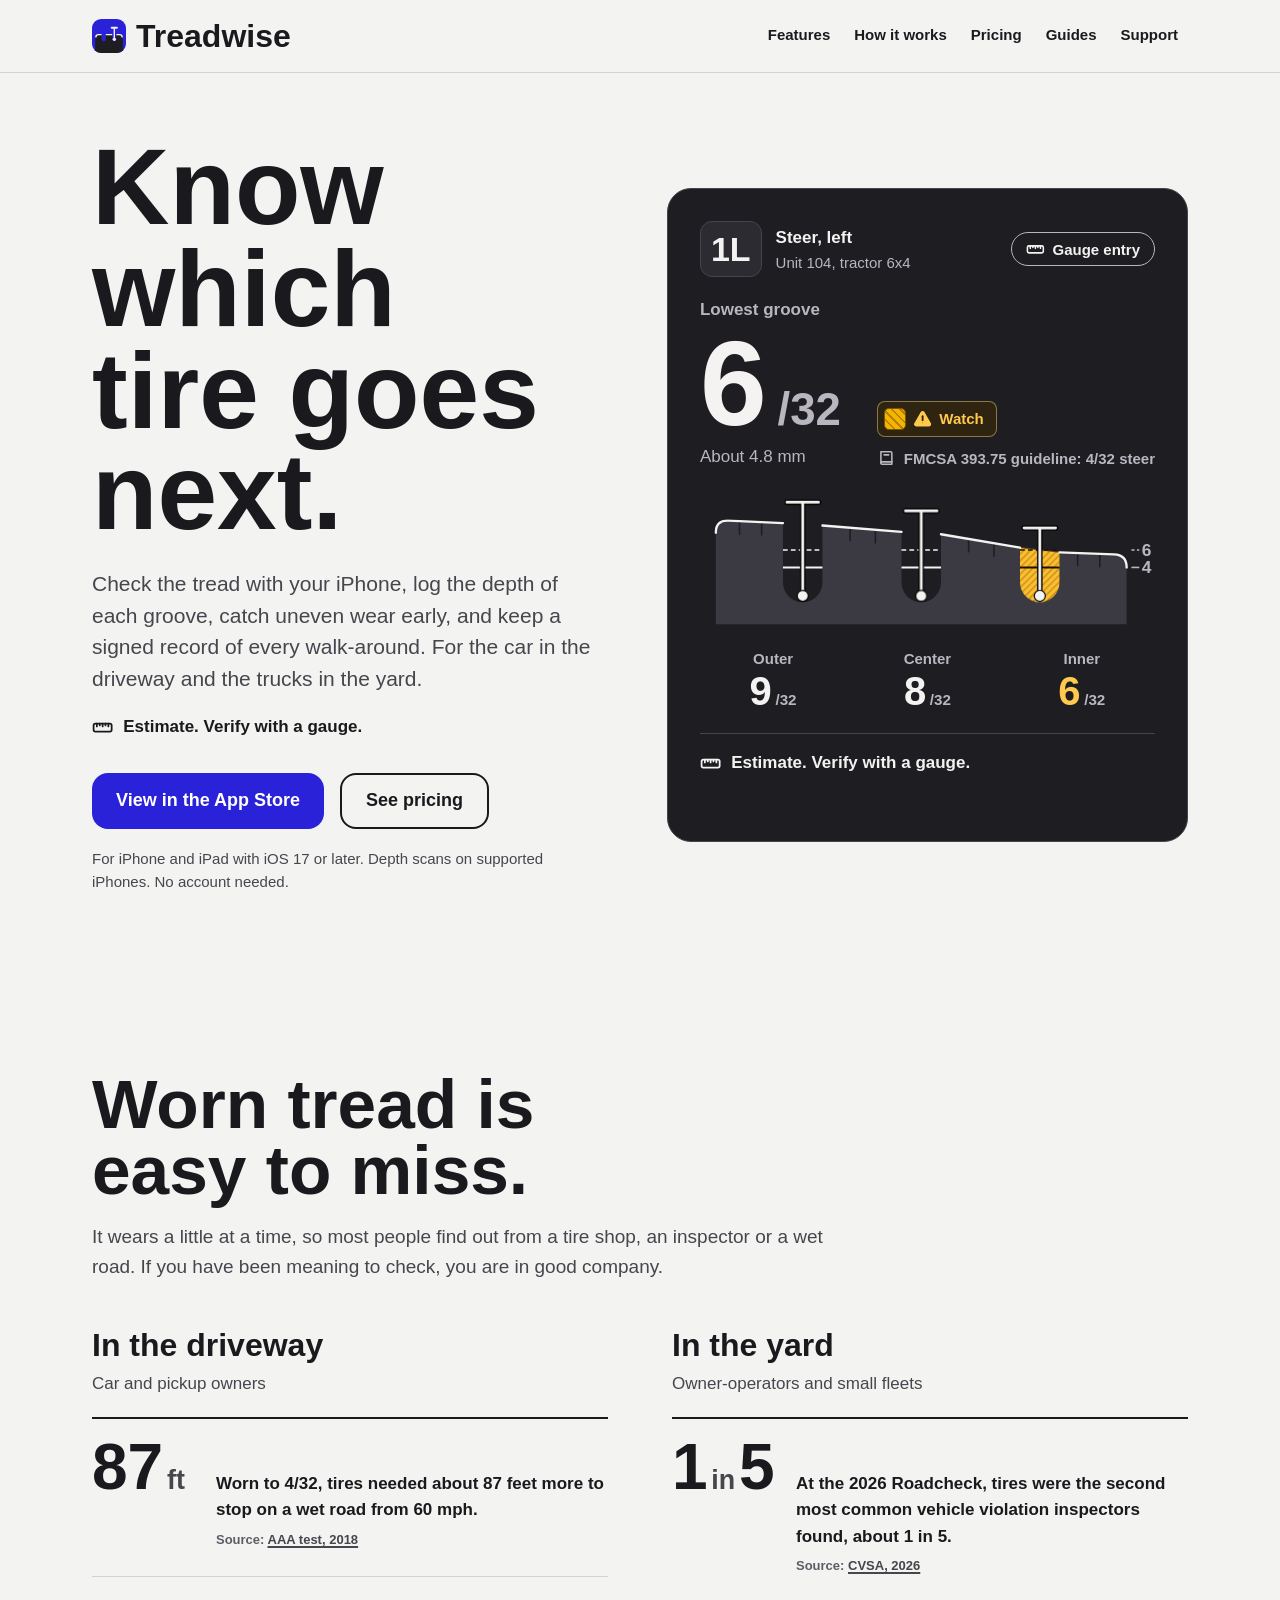
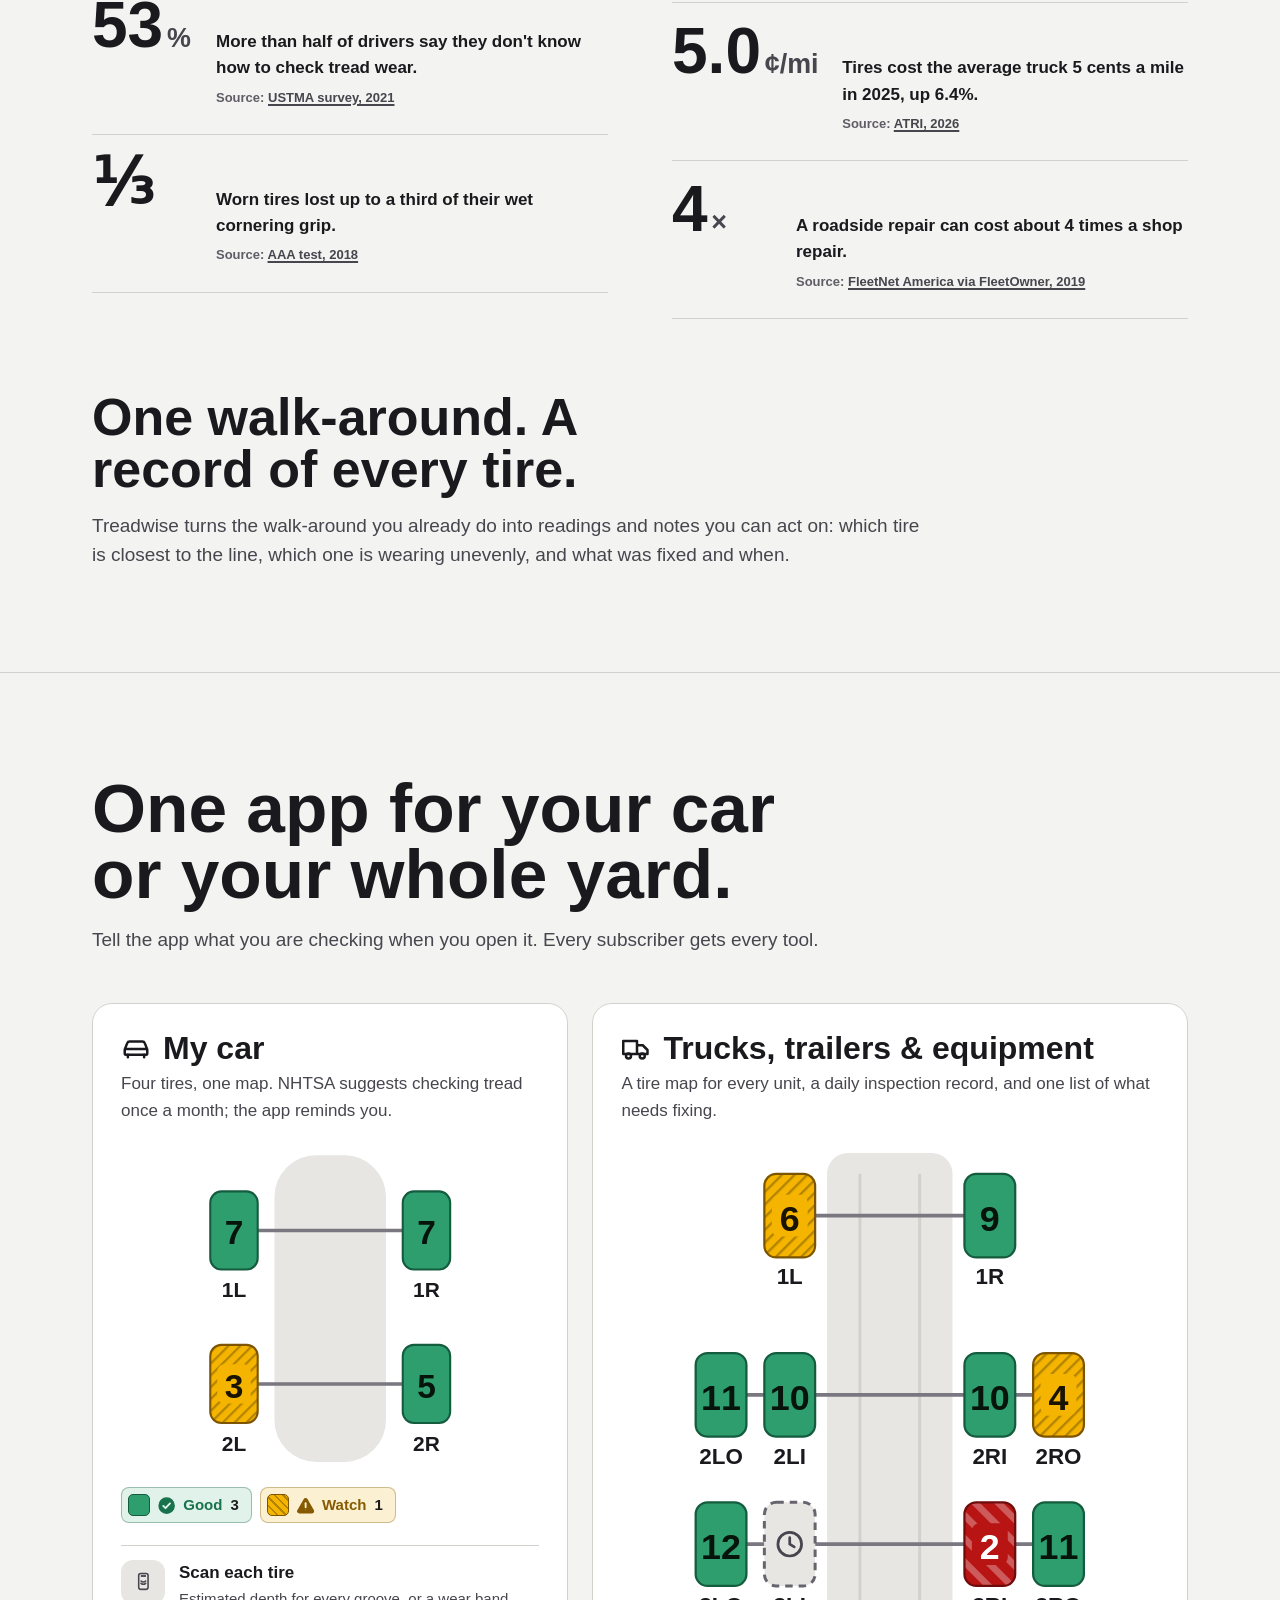
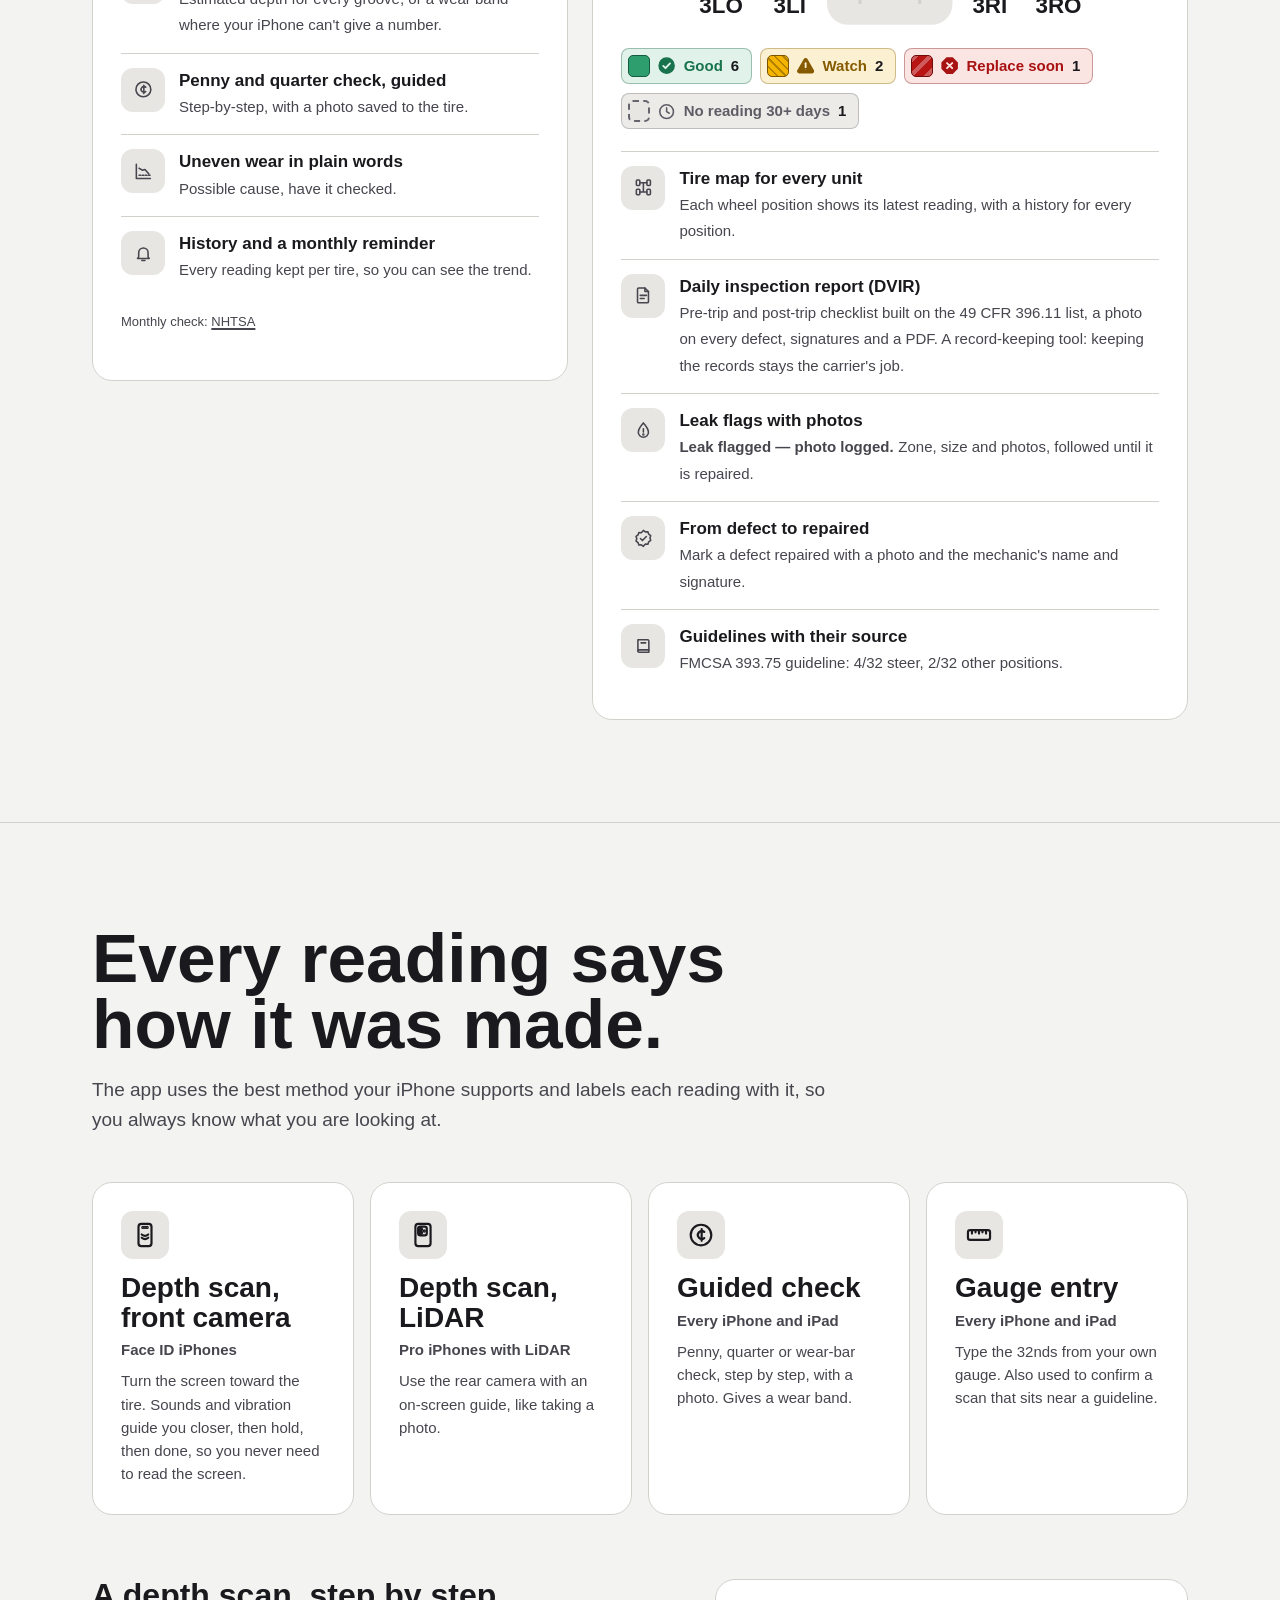
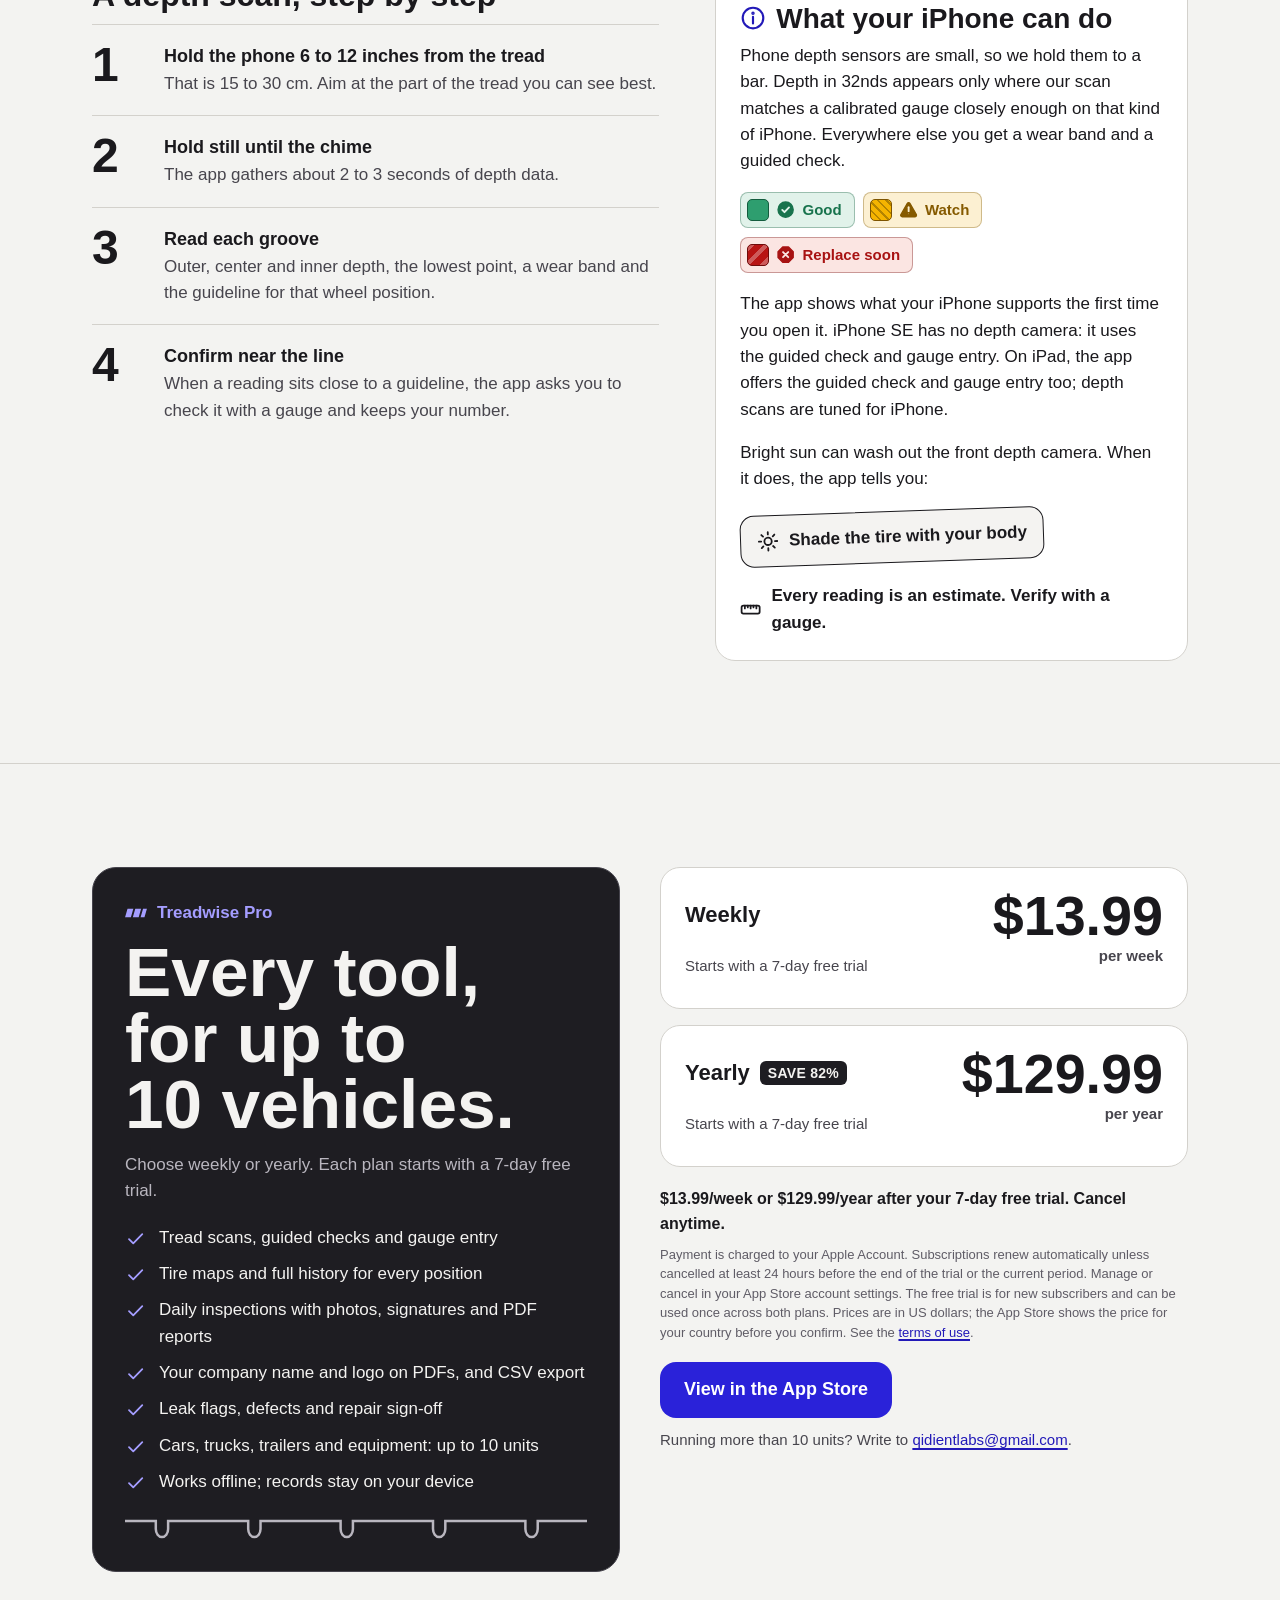
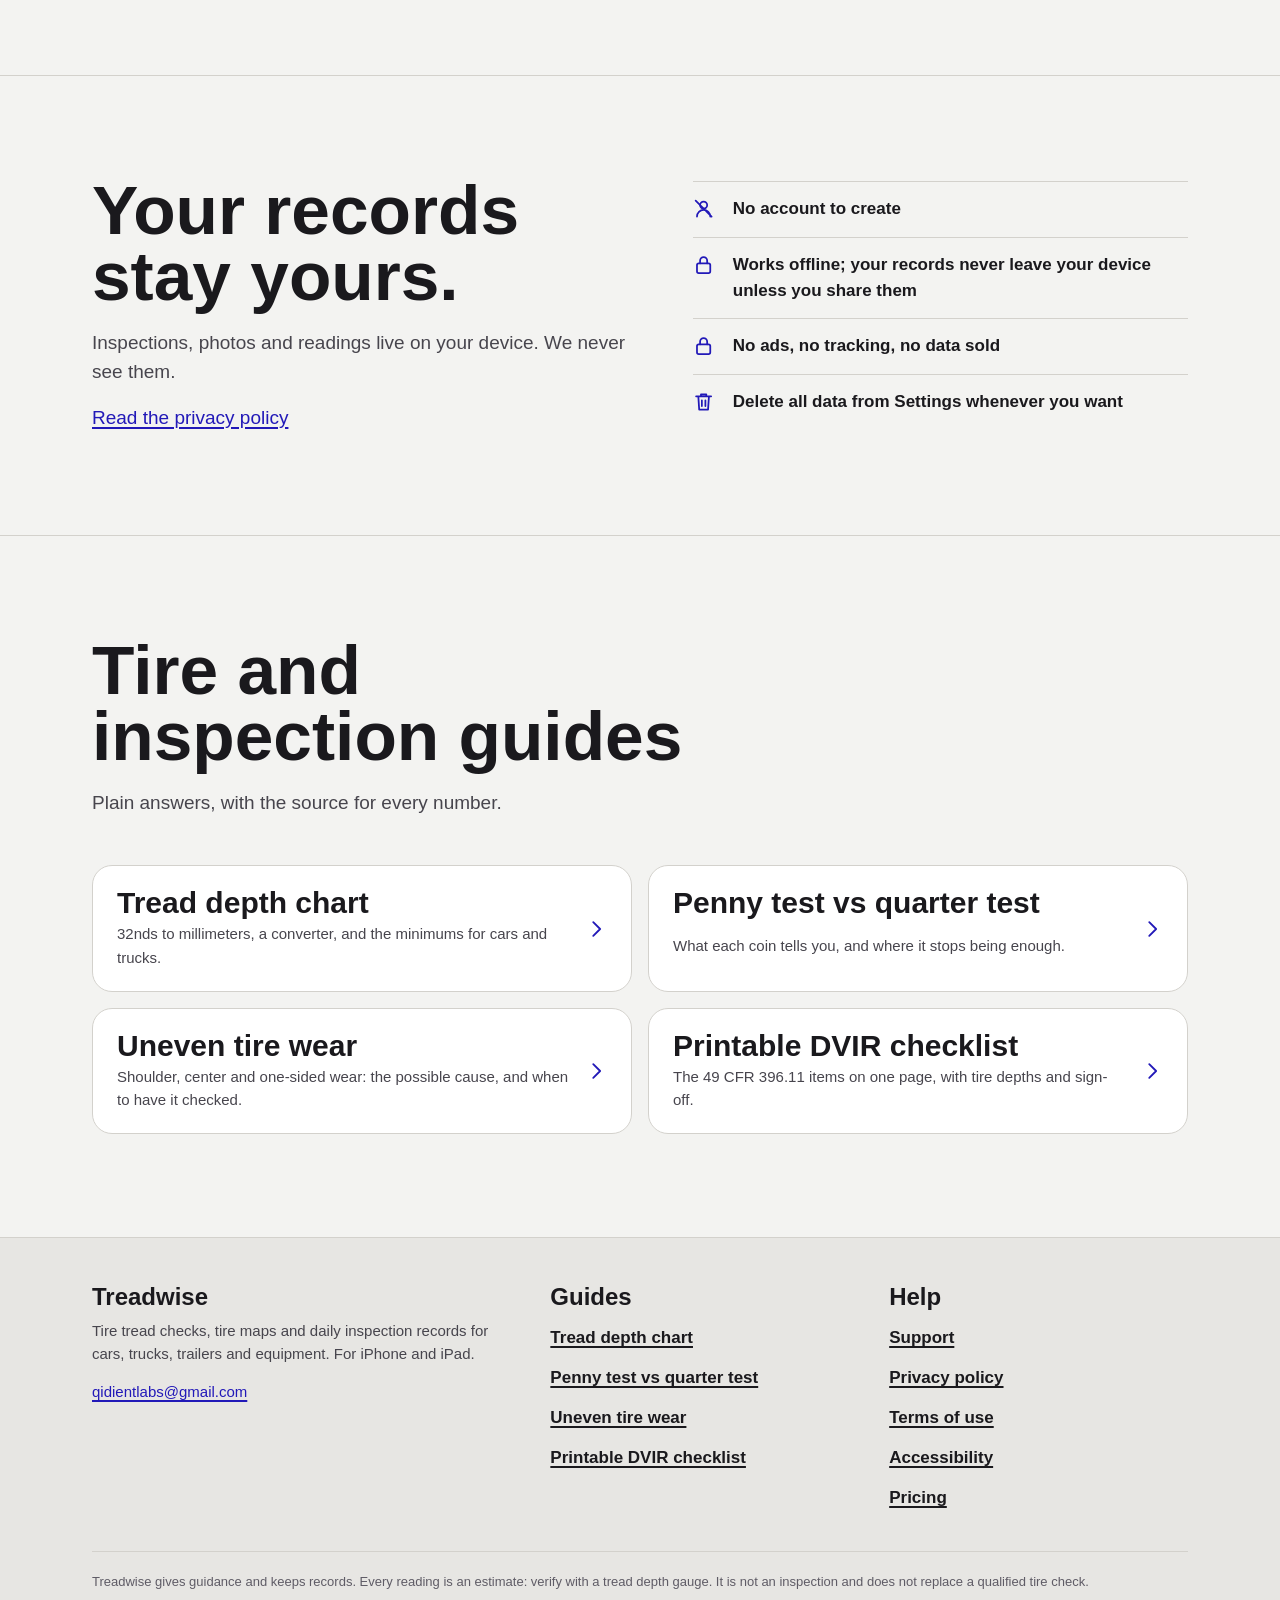
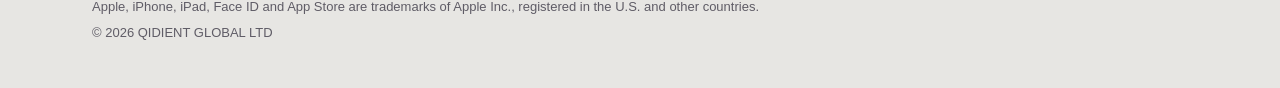
<file: index.html>
<!doctype html>
<html lang="en-US">
<head>
<title>Treadwise: tire tread scanner and DVIR for iPhone</title>
<meta name="description" content="Check tire tread with your iPhone, log the depth of each groove, catch uneven wear early, keep a tire map for every vehicle and a signed daily inspection record (DVIR).">
<meta charset="utf-8">
<meta name="viewport" content="width=device-width, initial-scale=1">
<meta name="color-scheme" content="light dark">
<meta name="theme-color" content="#F3F3F1" media="(prefers-color-scheme: light)">
<meta name="theme-color" content="#111013" media="(prefers-color-scheme: dark)">
<meta name="format-detection" content="telephone=no">

<meta name="apple-itunes-app" content="app-id=6839294842">

<meta name="robots" content="noindex, nofollow">

<meta property="og:type" content="website">
<meta property="og:site_name" content="Treadwise">
<meta property="og:title" content="Treadwise: tire tread scanner and DVIR for iPhone">
<meta property="og:description" content="Check tire tread with your iPhone, log the depth of each groove, catch uneven wear early, keep a tire map for every vehicle and a signed daily inspection record (DVIR).">

<link rel="canonical" href="https://jerryjrdev.github.io/tiretreadscanner/">
<meta property="og:url" content="https://jerryjrdev.github.io/tiretreadscanner/">
<meta property="og:image" content="https://jerryjrdev.github.io/tiretreadscanner/assets/app-icon-1024.png">

<link rel="icon" href="favicon.svg" type="image/svg+xml">
<link rel="apple-touch-icon" href="assets/app-icon-1024.png">
<link rel="stylesheet" href="style.css">
<script src="site.js" defer></script>
</head>
<body>
<a class="skip-link" href="#main">Skip to content</a>
<svg width="0" height="0" style="position:absolute" aria-hidden="true" focusable="false">
  <defs>
    <pattern id="p-watch" width="6" height="6" patternUnits="userSpaceOnUse" patternTransform="rotate(45)">
      <rect width="6" height="6" style="fill:var(--watch-fill)"/>
      <rect width="1.6" height="6" style="fill:var(--watch-on);opacity:.3"/>
    </pattern>
    <pattern id="p-replace" width="11" height="11" patternUnits="userSpaceOnUse" patternTransform="rotate(135)">
      <rect width="11" height="11" style="fill:var(--replace-fill)"/>
      <rect width="4.5" height="11" fill="#FFFFFF" opacity=".3"/>
    </pattern>
    <pattern id="p-watch-slab" width="6" height="6" patternUnits="userSpaceOnUse" patternTransform="rotate(45)">
      <rect width="6" height="6" fill="#FFBF2E"/>
      <rect width="1.6" height="6" fill="#1C1300" opacity=".3"/>
    </pattern>

    <symbol id="i-good" viewBox="0 0 24 24"><circle cx="12" cy="12" r="10.5" fill="currentColor"/><path d="M7.3 12.4l3.1 3.1 6.3-6.6" fill="none" stroke="var(--knock, #fff)" stroke-width="2.6" stroke-linecap="round" stroke-linejoin="round"/></symbol>
    <symbol id="i-watch" viewBox="0 0 24 24"><path d="M10.3 3.2a2 2 0 0 1 3.4 0l9 15.6a2 2 0 0 1-1.7 3H3a2 2 0 0 1-1.7-3z" fill="currentColor"/><path d="M12 8.6v5.6" stroke="var(--knock, #fff)" stroke-width="2.6" stroke-linecap="round"/><circle cx="12" cy="17.9" r="1.5" fill="var(--knock, #fff)"/></symbol>
    <symbol id="i-replace" viewBox="0 0 24 24"><path d="M8 1.5h8l6.5 6.5v8L16 22.5H8L1.5 16V8z" fill="currentColor"/><path d="M8.4 8.4l7.2 7.2M15.6 8.4l-7.2 7.2" stroke="var(--knock, #fff)" stroke-width="2.6" stroke-linecap="round"/></symbol>
    <symbol id="i-stale" viewBox="0 0 24 24"><circle cx="12" cy="12" r="9.5" fill="none" stroke="currentColor" stroke-width="2.2"/><path d="M12 6.8V12l3.6 2.2" fill="none" stroke="currentColor" stroke-width="2.2" stroke-linecap="round" stroke-linejoin="round"/></symbol>

    <symbol id="i-ruler" viewBox="0 0 24 24"><rect x="1.8" y="7.5" width="20.4" height="9" rx="2"/><path d="M5.5 7.5v3.2M8.8 7.5v2M12 7.5v3.2M15.2 7.5v2M18.5 7.5v3.2"/></symbol>
    <symbol id="i-info" viewBox="0 0 24 24"><circle cx="12" cy="12" r="9.5"/><path d="M12 11v6"/><circle cx="12" cy="7.6" r=".6" fill="currentColor"/></symbol>
    <symbol id="i-book" viewBox="0 0 24 24"><path d="M5 3.5h12.5a1.5 1.5 0 0 1 1.5 1.5v14.5H6.5A1.5 1.5 0 0 1 5 18z"/><path d="M5 18a1.5 1.5 0 0 1 1.5-1.5H19M9 7.5h6"/></symbol>
    <symbol id="i-depth" viewBox="0 0 24 24"><rect x="6" y="1.8" width="12" height="20.4" rx="2.6"/><circle cx="10" cy="5" r=".5" fill="currentColor"/><circle cx="12" cy="5" r=".5" fill="currentColor"/><circle cx="14" cy="5" r=".5" fill="currentColor"/><path d="M9 14.5q3 2.5 6 0M9 11.5q3 2.5 6 0" /></symbol>
    <symbol id="i-lidar" viewBox="0 0 24 24"><rect x="5" y="1.8" width="14" height="20.4" rx="2.6"/><rect x="7.5" y="4.3" width="8" height="8" rx="2"/><circle cx="10" cy="6.8" r="1.1"/><circle cx="10" cy="9.9" r="1.1"/><circle cx="13.2" cy="8.3" r=".6" fill="currentColor"/></symbol>
    <symbol id="i-coin" viewBox="0 0 24 24"><circle cx="12" cy="12" r="9.5"/><path d="M15 9.2a3.6 3.6 0 1 0 0 5.6M12.6 6.6v10.8"/></symbol>
    <symbol id="i-car" viewBox="0 0 24 24"><path d="M3 15.5v-3.2l2-5A2 2 0 0 1 6.9 6h10.2a2 2 0 0 1 1.9 1.3l2 5v3.2a1 1 0 0 1-1 1H4a1 1 0 0 1-1-1zM3.5 12h17"/><path d="M5.5 16.5v2M18.5 16.5v2"/></symbol>
    <symbol id="i-truck" viewBox="0 0 24 24"><path d="M1.8 5.5h11v10.5h-11zM12.8 9h4.6l3.8 3.8V16h-8.4"/><circle cx="6" cy="17.6" r="2"/><circle cx="17" cy="17.6" r="2"/></symbol>
    <symbol id="i-map" viewBox="0 0 24 24"><rect x="3" y="2.5" width="4.5" height="7" rx="1.2"/><rect x="16.5" y="2.5" width="4.5" height="7" rx="1.2"/><rect x="3" y="14.5" width="4.5" height="7" rx="1.2"/><rect x="16.5" y="14.5" width="4.5" height="7" rx="1.2"/><path d="M7.5 6h9M7.5 18h9M12 6v12"/></symbol>
    <symbol id="i-doc" viewBox="0 0 24 24"><path d="M6 2.5h8l4.5 4.5v13a1.5 1.5 0 0 1-1.5 1.5H6A1.5 1.5 0 0 1 4.5 20V4A1.5 1.5 0 0 1 6 2.5z"/><path d="M14 2.5V7h4.5M8 12h8M8 16h5"/></symbol>
    <symbol id="i-sign" viewBox="0 0 24 24"><path d="M3 14.5c2-4 3.5-7 5-7 2.2 0-1.8 9 1 9 1.8 0 2.5-3 4-3 1.2 0 1 2 2.5 2 1 0 2-1 3-2"/><path d="M3 20.5h18"/></symbol>
    <symbol id="i-leak" viewBox="0 0 24 24"><path d="M12 2.5s-6.5 7.2-6.5 11.8a6.5 6.5 0 0 0 13 0C18.5 9.7 12 2.5 12 2.5z"/><path d="M12 10v4.2"/><circle cx="12" cy="17.2" r=".6" fill="currentColor"/></symbol>
    <symbol id="i-seal" viewBox="0 0 24 24"><path d="M12 1.8l2.6 1.9 3.2-.1 1 3 2.6 1.9-1 3 1 3-2.6 1.9-1 3-3.2-.1L12 22.2l-2.6-1.9-3.2.1-1-3-2.6-1.9 1-3-1-3 2.6-1.9 1-3 3.2.1z"/><path d="M8.2 12.2l2.6 2.6 5-5.2"/></symbol>
    <symbol id="i-chart" viewBox="0 0 24 24"><path d="M3 3v18h18"/><path d="M6.5 8l4 2.5 3.5-1 5 6"/><path d="M6.5 17h14" stroke-dasharray="2 2"/></symbol>
    <symbol id="i-bell" viewBox="0 0 24 24"><path d="M6 16.5V11a6 6 0 0 1 12 0v5.5l1.5 2h-15zM10 21h4"/></symbol>
    <symbol id="i-camera" viewBox="0 0 24 24"><path d="M3 7.5h3.5L8.3 5h7.4l1.8 2.5H21a1 1 0 0 1 1 1V19a1 1 0 0 1-1 1H3a1 1 0 0 1-1-1V8.5a1 1 0 0 1 1-1z"/><circle cx="12" cy="13.2" r="3.8"/></symbol>
    <symbol id="i-cloud" viewBox="0 0 24 24"><path d="M7 19.5h10.5a4.5 4.5 0 0 0 .6-9 6 6 0 0 0-11.6 1.4A3.8 3.8 0 0 0 7 19.5z"/></symbol>
    <symbol id="i-lock" viewBox="0 0 24 24"><rect x="4.5" y="10.5" width="15" height="11" rx="2"/><path d="M8 10.5V7.5a4 4 0 0 1 8 0v3"/></symbol>
    <symbol id="i-noperson" viewBox="0 0 24 24"><circle cx="12" cy="8" r="4"/><path d="M4.5 21a7.5 7.5 0 0 1 15 0M3 3l18 18"/></symbol>
    <symbol id="i-trash" viewBox="0 0 24 24"><path d="M3.5 6h17M9 6V3.8h6V6M6 6l1 15h10l1-15M10 10.5v6.5M14 10.5v6.5"/></symbol>
    <symbol id="i-check" viewBox="0 0 24 24"><path d="M4.5 12.5l4.8 4.8L19.5 7"/></symbol>
    <symbol id="i-plus" viewBox="0 0 24 24"><path d="M12 4.5v15M4.5 12h15"/></symbol>
    <symbol id="i-print" viewBox="0 0 24 24"><path d="M6.5 9V2.5h11V9M6.5 17.5H4a1.5 1.5 0 0 1-1.5-1.5v-5.5A1.5 1.5 0 0 1 4 9h16a1.5 1.5 0 0 1 1.5 1.5V16a1.5 1.5 0 0 1-1.5 1.5h-2.5"/><path d="M6.5 14h11v7.5h-11z"/></symbol>
    <symbol id="i-chevron" viewBox="0 0 24 24"><path d="M9 4.5l7.5 7.5L9 19.5"/></symbol>
    <symbol id="i-sound" viewBox="0 0 24 24"><path d="M3 9.5h3.5L11 5.5v13l-4.5-4H3z"/><path d="M14.5 9a4 4 0 0 1 0 6M17.5 6.5a7.5 7.5 0 0 1 0 11"/></symbol>
    <symbol id="i-sun" viewBox="0 0 24 24"><circle cx="12" cy="12" r="4"/><path d="M12 2v2.5M12 19.5V22M2 12h2.5M19.5 12H22M4.9 4.9l1.8 1.8M17.3 17.3l1.8 1.8M4.9 19.1l1.8-1.8M17.3 6.7l1.8-1.8"/></symbol>
    <symbol id="i-mail" viewBox="0 0 24 24"><rect x="2.5" y="5" width="19" height="14" rx="2"/><path d="M3 6.5l9 6.5 9-6.5"/></symbol>
    <symbol id="i-tread" viewBox="0 0 34 14"><path d="M4 0h9L9 14H0zM16 0h9l-4 14h-9zM28 0h6v0L30 14h-6z" fill="currentColor" stroke="none"/></symbol>
  </defs>
</svg>
<header class="site-header">
  <div class="wrap">
    <a class="wordmark" href="index.html" aria-current="page" aria-label="Treadwise home">
      <svg viewBox="0 0 64 64" aria-hidden="true" focusable="false">
        <rect width="64" height="64" rx="14" fill="#2A22D9"/>
        <path d="M6 64V34q0-6 6-6h6v10a4 4 0 0 0 8 0V28h12v10a4 4 0 0 0 8 0V28h6q6 0 6 6v30z" fill="#1E1D22"/>
        <g fill="none" stroke="#F4F3F1" stroke-width="2.6"><path d="M7.3 35v-1q0-4.7 4.7-4.7h6M26 29.3h12M46 29.3h6q4.7 0 4.7 4.7v1"/></g>
        <g stroke="#F4F3F1" stroke-linecap="round"><path d="M37 16.5h10" stroke-width="3.4"/><path d="M42 17v20" stroke-width="2.6"/></g>
        <circle cx="42" cy="38.2" r="3.1" fill="#F4F3F1"/>
      </svg>
      <span>Treadwise</span>
    </a>
    <nav class="site-nav" aria-label="Main">
      <ul>
        <li><a href="index.html#features">Features</a></li>
        <li><a href="index.html#how">How it works</a></li>
        <li><a href="index.html#pricing">Pricing</a></li>
        <li><a href="index.html#guides">Guides</a></li>
        <li><a href="support.html">Support</a></li>
      </ul>
    </nav>
  </div>
</header>
<main id="main">

  <section class="hero" aria-labelledby="hero-title">
    <div class="wrap hero-grid">
      <div>
        <h1 id="hero-title">Know which tire goes next.</h1>
        <p class="lede">Check the tread with your iPhone, log the depth of each groove, catch uneven wear early, and keep a signed record of every walk-around. For the car in the driveway and the trucks in the yard.</p>
        <p class="disclaimer"><svg class="icon" aria-hidden="true"><use href="#i-ruler"/></svg>Estimate. Verify with a gauge.</p>
        <div class="actions">

<a class="btn btn-primary" href="https://apps.apple.com/app/id6839294842">View in the App Store</a>

          <a class="btn btn-secondary" href="#pricing">See pricing</a>
        </div>
        <p class="hero-meta">For iPhone and iPad with iOS 17 or later. Depth scans on supported iPhones. No account needed.</p>
      </div>

      <figure class="slab result" aria-labelledby="example-caption">
        <figcaption id="example-caption" class="visually-hidden">Example reading in the app, entered from a tread gauge: steer tire 1L on unit 104. Lowest groove 6 thirty-seconds, about 4.8 millimeters, wear band Watch. Outer groove 9, center 8, inner 6 thirty-seconds. FMCSA 393.75 guideline for steer tires is 4/32.</figcaption>
        <div class="result-top" aria-hidden="true">
          <div class="result-where">
            <span class="plate">1L</span>
            <div><b>Steer, left</b><span>Unit 104, tractor 6x4</span></div>
          </div>
          <span class="method-badge"><svg class="icon" aria-hidden="true"><use href="#i-ruler"/></svg>Gauge entry</span>
        </div>
        <div class="result-readout" aria-hidden="true">
          <div>
            <p class="label">Lowest groove</p>
            <p class="reading" style="margin:0"><span class="n">6</span><span class="u">/32</span></p>
            <p class="mm">About 4.8 mm</p>
          </div>
          <div class="verdict">
            <span class="chip watch"><span class="swatch"></span><svg class="icon" aria-hidden="true"><use href="#i-watch"/></svg>Watch</span>
            <p class="verdict-source"><svg class="icon" aria-hidden="true"><use href="#i-book"/></svg>FMCSA 393.75 guideline: 4/32 steer</p>
          </div>
        </div>
        <svg class="profile" viewBox="0 58 576 178" aria-hidden="true" focusable="false">
          <path d="M20 228V112q0-16 16-15.2L105 100v75a25 25 0 0 0 50 0v-72l100 8v64a25 25 0 0 0 50 0v-61l100 17v44a25 25 0 0 0 50 0v-38l69 2.4q16 .6 16 16.6V228z" fill="#3B3A42"/>
          <path class="groove-fill" d="M405 131v44a25 25 0 0 0 50 0v-38z" fill="url(#p-watch-slab)"/>
          <g stroke="#1E1D22" stroke-width="2" stroke-linecap="round">
            <path d="M50 99v15M78 100v15M190 107v15M222 110v15M340 121v15M372 127v15M478 139v15M506 140v15"/>
          </g>
          <g fill="none" stroke="#F4F3F1" stroke-width="3" stroke-linejoin="round" stroke-linecap="round">
            <path d="M20 112q0-16 16-15.2L105 100M155 103l100 8M305 114l100 17M455 137l69 2.4q16 .6 16 16.6"/>
          </g>
          <g stroke="#F4F3F1" stroke-width="2.5">
            <path d="M105 156h50M255 156h50"/>
            <path d="M105 134h50M255 134h50" stroke-dasharray="6 4" stroke-width="2"/>
          </g>
          <g stroke="#1C1300" stroke-width="2.5">
            <path d="M405 156h50"/>
            <path d="M405 134h50" stroke-dasharray="6 4" stroke-width="2"/>
          </g>
          <g stroke="#B9B6BF" stroke-width="2">
            <path d="M546 156h10"/>
            <path d="M546 134h10" stroke-dasharray="4 3"/>
          </g>
          <g class="svg-tag" fill="#B9B6BF">
            <text x="559" y="141">6</text>
            <text x="559" y="163">4</text>
          </g>
          <g class="pin">
            <path d="M110 73.5h40M130 74v118" stroke="#050506" stroke-width="7" stroke-linecap="round"/>
            <path d="M110 73.5h40M130 74v118" stroke="#F4F3F1" stroke-width="3.5" stroke-linecap="round"/>
            <circle cx="130" cy="192" r="7" fill="#F4F3F1" stroke="#050506" stroke-width="1.5"/>
          </g>
          <g class="pin">
            <path d="M260 84.5h40M280 85v107" stroke="#050506" stroke-width="7" stroke-linecap="round"/>
            <path d="M260 84.5h40M280 85v107" stroke="#F4F3F1" stroke-width="3.5" stroke-linecap="round"/>
            <circle cx="280" cy="192" r="7" fill="#F4F3F1" stroke="#050506" stroke-width="1.5"/>
          </g>
          <g class="pin">
            <path d="M410 106h40M430 106.5v85.5" stroke="#050506" stroke-width="7" stroke-linecap="round"/>
            <path d="M410 106h40M430 106.5v85.5" stroke="#F4F3F1" stroke-width="3.5" stroke-linecap="round"/>
            <circle cx="430" cy="192" r="7" fill="#F4F3F1" stroke="#050506" stroke-width="1.5"/>
          </g>
        </svg>
        <ul class="groove-cols" aria-hidden="true">
          <li><span class="pos">Outer</span><span class="reading"><span class="n">9</span><span class="u">/32</span></span></li>
          <li><span class="pos">Center</span><span class="reading"><span class="n">8</span><span class="u">/32</span></span></li>
          <li class="low"><span class="pos">Inner</span><span class="reading"><span class="n">6</span><span class="u">/32</span></span></li>
        </ul>
        <p class="disclaimer" aria-hidden="true"><svg class="icon" aria-hidden="true"><use href="#i-ruler"/></svg>Estimate. Verify with a gauge.</p>
      </figure>
    </div>
  </section>

  <section class="section" id="why" aria-labelledby="why-title">
    <div class="wrap">
      <div class="section-head">
        <h2 id="why-title">Worn tread is easy to miss.</h2>
        <p>It wears a little at a time, so most people find out from a tire shop, an inspector or a wet road. If you have been meaning to check, you are in good company.</p>
      </div>
      <div class="facts-grid">
        <div>
          <h3>In the driveway</h3>
          <p>Car and pickup owners</p>
          <ul class="stat-list">
            <li>
              <span class="stat-figure">87<small>ft</small></span>
              <div class="stat-text">
                <p>Worn to 4/32, tires needed about 87 feet more to stop on a wet road from 60 mph.</p>
                <p class="source">Source: <a href="https://newsroom.aaa.com/2018/06/tread-lightly-worn-tires-drivers-risk/">AAA test, 2018</a></p>
              </div>
            </li>
            <li>
              <span class="stat-figure">53<small>%</small></span>
              <div class="stat-text">
                <p>More than half of drivers say they don't know how to check tread wear.</p>
                <p class="source">Source: <a href="https://www.ustires.org/newsroom/ustma-kicks-national-tire-safety-week-drivers-plan-take-summer-road-trips">USTMA survey, 2021</a></p>
              </div>
            </li>
            <li>
              <span class="stat-figure">⅓</span>
              <div class="stat-text">
                <p>Worn tires lost up to a third of their wet cornering grip.</p>
                <p class="source">Source: <a href="https://www.aaa.com/AAA/common/AAR/files/Tire-Study-Report.pdf">AAA test, 2018</a></p>
              </div>
            </li>
          </ul>
        </div>
        <div>
          <h3>In the yard</h3>
          <p>Owner-operators and small fleets</p>
          <ul class="stat-list">
            <li>
              <span class="stat-figure">1<small>in</small>5</span>
              <div class="stat-text">
                <p>At the 2026 Roadcheck, tires were the second most common vehicle violation inspectors found, about 1 in 5.</p>
                <p class="source">Source: <a href="https://www.fleetowner.com/safety/news/55400720/cvsa-2026-roadcheck-results-show-top-truck-driver-and-eld-violations">CVSA, 2026</a></p>
              </div>
            </li>
            <li>
              <span class="stat-figure">5.0<small>¢/mi</small></span>
              <div class="stat-text">
                <p>Tires cost the average truck 5 cents a mile in 2025, up 6.4%.</p>
                <p class="source">Source: <a href="https://www.ttnews.com/articles/atri-truck-costs-2025">ATRI, 2026</a></p>
              </div>
            </li>
            <li>
              <span class="stat-figure">4<small>×</small></span>
              <div class="stat-text">
                <p>A roadside repair can cost about 4 times a shop repair.</p>
                <p class="source">Source: <a href="https://www.fleetowner.com/operations/maintenance/article/21703593/study-roadside-truck-breakdowns-occur-every-10000-miles">FleetNet America via FleetOwner, 2019</a></p>
              </div>
            </li>
          </ul>
        </div>
      </div>
      <div class="turn">
        <p class="display">One walk-around. A record of every tire.</p>
        <p>Treadwise turns the walk-around you already do into readings and notes you can act on: which tire is closest to the line, which one is wearing unevenly, and what was fixed and when.</p>
      </div>
    </div>
  </section>

  <section class="section" id="features" aria-labelledby="features-title">
    <div class="wrap">
      <div class="section-head">
        <h2 id="features-title">One app for your car or your whole yard.</h2>
        <p>Tell the app what you are checking when you open it. Every subscriber gets every tool.</p>
      </div>
      <div class="paths">
        <article class="card path" aria-labelledby="path-car">
          <h3 id="path-car"><svg class="icon" aria-hidden="true"><use href="#i-car"/></svg>My car</h3>
          <p>Four tires, one map. NHTSA suggests checking tread once a month; the app reminds you.</p>
          <figure class="map-figure" aria-labelledby="car-map-cap">
            <svg viewBox="0 0 300 236" role="img" aria-labelledby="car-map-cap">
              <rect x="110" y="8" width="80" height="220" rx="30" style="fill:var(--sunken)"/>
              <g style="stroke:var(--border)" stroke-width="2.5"><path d="M98 62h104M98 172h104"/></g>
              <rect x="64" y="34" width="34" height="56" rx="8" style="fill:var(--good-fill);stroke:var(--good-stroke)" stroke-width="1.5"/>
              <text class="svg-num" x="81" y="72" text-anchor="middle" style="fill:var(--good-on)">7</text>
              <rect x="202" y="34" width="34" height="56" rx="8" style="fill:var(--good-fill);stroke:var(--good-stroke)" stroke-width="1.5"/>
              <text class="svg-num" x="219" y="72" text-anchor="middle" style="fill:var(--good-on)">7</text>
              <rect x="64" y="144" width="34" height="56" rx="8" fill="url(#p-watch)" style="stroke:var(--watch-stroke)" stroke-width="1.5"/>
              <rect x="69" y="158" width="24" height="28" rx="5" style="fill:var(--watch-fill)"/>
              <text class="svg-num" x="81" y="182" text-anchor="middle" style="fill:var(--watch-on)">3</text>
              <rect x="202" y="144" width="34" height="56" rx="8" style="fill:var(--good-fill);stroke:var(--good-stroke)" stroke-width="1.5"/>
              <text class="svg-num" x="219" y="182" text-anchor="middle" style="fill:var(--good-on)">5</text>
              <g class="svg-code" style="fill:var(--ink1)" text-anchor="middle">
                <text x="81" y="110">1L</text><text x="219" y="110">1R</text>
                <text x="81" y="220">2L</text><text x="219" y="220">2R</text>
              </g>
            </svg>
            <figcaption id="car-map-cap" class="visually-hidden">Example car tire map: front left 7/32 Good, front right 7/32 Good, rear left 3/32 Watch, rear right 5/32 Good.</figcaption>
          </figure>
          <ul class="legend" aria-hidden="true">
            <li><span class="chip good"><span class="swatch"></span><svg class="icon"><use href="#i-good"/></svg>Good <b class="num">3</b></span></li>
            <li><span class="chip watch"><span class="swatch"></span><svg class="icon"><use href="#i-watch"/></svg>Watch <b class="num">1</b></span></li>
          </ul>
          <ul class="feature-list">
            <li><span class="well"><svg class="icon" aria-hidden="true"><use href="#i-depth"/></svg></span><div><b>Scan each tire</b><span>Estimated depth for every groove, or a wear band where your iPhone can't give a number.</span></div></li>
            <li><span class="well"><svg class="icon" aria-hidden="true"><use href="#i-coin"/></svg></span><div><b>Penny and quarter check, guided</b><span>Step-by-step, with a photo saved to the tire.</span></div></li>
            <li><span class="well"><svg class="icon" aria-hidden="true"><use href="#i-chart"/></svg></span><div><b>Uneven wear in plain words</b><span>Possible cause, have it checked.</span></div></li>
            <li><span class="well"><svg class="icon" aria-hidden="true"><use href="#i-bell"/></svg></span><div><b>History and a monthly reminder</b><span>Every reading kept per tire, so you can see the trend.</span></div></li>
          </ul>
          <p class="source" style="margin-top:14px">Monthly check: <a href="https://www.nhtsa.gov/vehicle-safety/tires">NHTSA</a></p>
        </article>

        <article class="card path" aria-labelledby="path-fleet">
          <h3 id="path-fleet"><svg class="icon" aria-hidden="true"><use href="#i-truck"/></svg>Trucks, trailers &amp; equipment</h3>
          <p>A tire map for every unit, a daily inspection record, and one list of what needs fixing.</p>
          <figure class="map-figure" aria-labelledby="fleet-map-cap">
            <svg viewBox="0 0 360 328" role="img" aria-labelledby="fleet-map-cap">
              <rect x="138" y="6" width="84" height="316" rx="14" style="fill:var(--sunken)"/>
              <g style="stroke:var(--hairline)" stroke-width="2"><path d="M160 20v288M200 20v288"/></g>
              <g style="stroke:var(--border)" stroke-width="2.5">
                <path d="M130 48h100"/>
                <path d="M84 168h12M130 168h100M264 168h12"/>
                <path d="M84 268h12M130 268h100M264 268h12"/>
              </g>
              <rect x="96" y="20" width="34" height="56" rx="8" fill="url(#p-watch)" style="stroke:var(--watch-stroke)" stroke-width="1.5"/>
              <rect x="101" y="34" width="24" height="28" rx="5" style="fill:var(--watch-fill)"/>
              <text class="svg-num" x="113" y="58" text-anchor="middle" style="fill:var(--watch-on)">6</text>
              <rect x="230" y="20" width="34" height="56" rx="8" style="fill:var(--good-fill);stroke:var(--good-stroke)" stroke-width="1.5"/>
              <text class="svg-num" x="247" y="58" text-anchor="middle" style="fill:var(--good-on)">9</text>
              <rect x="50" y="140" width="34" height="56" rx="8" style="fill:var(--good-fill);stroke:var(--good-stroke)" stroke-width="1.5"/>
              <text class="svg-num" x="67" y="178" text-anchor="middle" style="fill:var(--good-on)">11</text>
              <rect x="96" y="140" width="34" height="56" rx="8" style="fill:var(--good-fill);stroke:var(--good-stroke)" stroke-width="1.5"/>
              <text class="svg-num" x="113" y="178" text-anchor="middle" style="fill:var(--good-on)">10</text>
              <rect x="230" y="140" width="34" height="56" rx="8" style="fill:var(--good-fill);stroke:var(--good-stroke)" stroke-width="1.5"/>
              <text class="svg-num" x="247" y="178" text-anchor="middle" style="fill:var(--good-on)">10</text>
              <rect x="276" y="140" width="34" height="56" rx="8" fill="url(#p-watch)" style="stroke:var(--watch-stroke)" stroke-width="1.5"/>
              <rect x="281" y="154" width="24" height="28" rx="5" style="fill:var(--watch-fill)"/>
              <text class="svg-num" x="293" y="178" text-anchor="middle" style="fill:var(--watch-on)">4</text>
              <rect x="50" y="240" width="34" height="56" rx="8" style="fill:var(--good-fill);stroke:var(--good-stroke)" stroke-width="1.5"/>
              <text class="svg-num" x="67" y="278" text-anchor="middle" style="fill:var(--good-on)">12</text>
              <rect x="96" y="240" width="34" height="56" rx="8" style="fill:var(--stale-fill);stroke:var(--stale-stroke)" stroke-width="2" stroke-dasharray="5 4"/>
              <use href="#i-stale" x="103" y="258" width="20" height="20" style="color:var(--stale-on)"/>
              <rect x="230" y="240" width="34" height="56" rx="8" fill="url(#p-replace)" style="stroke:var(--replace-stroke)" stroke-width="1.5"/>
              <rect x="235" y="254" width="24" height="28" rx="5" style="fill:var(--replace-fill)"/>
              <text class="svg-num" x="247" y="278" text-anchor="middle" fill="#FFFFFF">2</text>
              <rect x="276" y="240" width="34" height="56" rx="8" style="fill:var(--good-fill);stroke:var(--good-stroke)" stroke-width="1.5"/>
              <text class="svg-num" x="293" y="278" text-anchor="middle" style="fill:var(--good-on)">11</text>
              <g class="svg-code" style="fill:var(--ink1)" text-anchor="middle">
                <text x="113" y="94">1L</text><text x="247" y="94">1R</text>
                <text x="67" y="214">2LO</text><text x="113" y="214">2LI</text><text x="247" y="214">2RI</text><text x="293" y="214">2RO</text>
                <text x="67" y="314">3LO</text><text x="113" y="314">3LI</text><text x="247" y="314">3RI</text><text x="293" y="314">3RO</text>
              </g>
            </svg>
            <figcaption id="fleet-map-cap" class="visually-hidden">Example tire map for unit 104, a 6x4 tractor: 6 tires Good, 2 Watch (1L at 6/32 and 2RO at 4/32), 1 Replace soon (3RI at 2/32) and 1 with no reading in 30+ days (3LI).</figcaption>
          </figure>
          <ul class="legend" aria-hidden="true">
            <li><span class="chip good"><span class="swatch"></span><svg class="icon"><use href="#i-good"/></svg>Good <b class="num">6</b></span></li>
            <li><span class="chip watch"><span class="swatch"></span><svg class="icon"><use href="#i-watch"/></svg>Watch <b class="num">2</b></span></li>
            <li><span class="chip replace"><span class="swatch"></span><svg class="icon"><use href="#i-replace"/></svg>Replace soon <b class="num">1</b></span></li>
            <li><span class="chip stale"><span class="swatch"></span><svg class="icon"><use href="#i-stale"/></svg>No reading 30+ days <b class="num">1</b></span></li>
          </ul>
          <ul class="feature-list">
            <li><span class="well"><svg class="icon" aria-hidden="true"><use href="#i-map"/></svg></span><div><b>Tire map for every unit</b><span>Each wheel position shows its latest reading, with a history for every position.</span></div></li>
            <li><span class="well"><svg class="icon" aria-hidden="true"><use href="#i-doc"/></svg></span><div><b>Daily inspection report (DVIR)</b><span>Pre-trip and post-trip checklist built on the 49 CFR 396.11 list, a photo on every defect, signatures and a PDF. A record-keeping tool: keeping the records stays the carrier's job.</span></div></li>
            <li><span class="well"><svg class="icon" aria-hidden="true"><use href="#i-leak"/></svg></span><div><b>Leak flags with photos</b><span class="leak-line">Leak flagged — photo logged.</span> <span>Zone, size and photos, followed until it is repaired.</span></div></li>
            <li><span class="well"><svg class="icon" aria-hidden="true"><use href="#i-seal"/></svg></span><div><b>From defect to repaired</b><span>Mark a defect repaired with a photo and the mechanic's name and signature.</span></div></li>
            <li><span class="well"><svg class="icon" aria-hidden="true"><use href="#i-book"/></svg></span><div><b>Guidelines with their source</b><span>FMCSA 393.75 guideline: 4/32 steer, 2/32 other positions.</span></div></li>
          </ul>
        </article>
      </div>
    </div>
  </section>

  <section class="section" id="how" aria-labelledby="how-title">
    <div class="wrap">
      <div class="section-head">
        <h2 id="how-title">Every reading says how it was made.</h2>
        <p>The app uses the best method your iPhone supports and labels each reading with it, so you always know what you are looking at.</p>
      </div>
      <div class="methods">
        <article class="card method">
          <span class="well"><svg class="icon" aria-hidden="true"><use href="#i-depth"/></svg></span>
          <h3>Depth scan, front camera</h3>
          <p class="where">Face ID iPhones</p>
          <p>Turn the screen toward the tire. Sounds and vibration guide you closer, then hold, then done, so you never need to read the screen.</p>
        </article>
        <article class="card method">
          <span class="well"><svg class="icon" aria-hidden="true"><use href="#i-lidar"/></svg></span>
          <h3>Depth scan, LiDAR</h3>
          <p class="where">Pro iPhones with LiDAR</p>
          <p>Use the rear camera with an on-screen guide, like taking a photo.</p>
        </article>
        <article class="card method">
          <span class="well"><svg class="icon" aria-hidden="true"><use href="#i-coin"/></svg></span>
          <h3>Guided check</h3>
          <p class="where">Every iPhone and iPad</p>
          <p>Penny, quarter or wear-bar check, step by step, with a photo. Gives a wear band.</p>
        </article>
        <article class="card method">
          <span class="well"><svg class="icon" aria-hidden="true"><use href="#i-ruler"/></svg></span>
          <h3>Gauge entry</h3>
          <p class="where">Every iPhone and iPad</p>
          <p>Type the 32nds from your own gauge. Also used to confirm a scan that sits near a guideline.</p>
        </article>
      </div>

      <div class="steps-wrap">
        <div>
          <h3 style="margin-bottom:12px">A depth scan, step by step</h3>
          <ol class="steps">
            <li><div><b>Hold the phone 6 to 12 inches from the tread</b><span>That is 15 to 30 cm. Aim at the part of the tread you can see best.</span></div></li>
            <li><div><b>Hold still until the chime</b><span>The app gathers about 2 to 3 seconds of depth data.</span></div></li>
            <li><div><b>Read each groove</b><span>Outer, center and inner depth, the lowest point, a wear band and the guideline for that wheel position.</span></div></li>
            <li><div><b>Confirm near the line</b><span>When a reading sits close to a guideline, the app asks you to check it with a gauge and keeps your number.</span></div></li>
          </ol>
        </div>
        <aside class="note" aria-labelledby="device-note">
          <h3 id="device-note"><svg class="icon" aria-hidden="true"><use href="#i-info"/></svg>What your iPhone can do</h3>
          <p>Phone depth sensors are small, so we hold them to a bar. Depth in 32nds appears only where our scan matches a calibrated gauge closely enough on that kind of iPhone. Everywhere else you get a wear band and a guided check.</p>
          <ul class="legend" aria-label="Wear bands">
            <li><span class="chip good"><span class="swatch"></span><svg class="icon" aria-hidden="true"><use href="#i-good"/></svg>Good</span></li>
            <li><span class="chip watch"><span class="swatch"></span><svg class="icon" aria-hidden="true"><use href="#i-watch"/></svg>Watch</span></li>
            <li><span class="chip replace"><span class="swatch"></span><svg class="icon" aria-hidden="true"><use href="#i-replace"/></svg>Replace soon</span></li>
          </ul>
          <p style="margin-top:16px">The app shows what your iPhone supports the first time you open it. iPhone SE has no depth camera: it uses the guided check and gauge entry. On iPad, the app offers the guided check and gauge entry too; depth scans are tuned for iPhone.</p>
          <p>Bright sun can wash out the front depth camera. When it does, the app tells you:</p>
          <p class="cue-row"><span class="chalk cue"><svg class="icon" aria-hidden="true"><use href="#i-sun"/></svg>Shade the tire with your body</span></p>
          <p class="disclaimer" style="margin-top:16px"><svg class="icon" aria-hidden="true"><use href="#i-ruler"/></svg>Every reading is an estimate. Verify with a gauge.</p>
        </aside>
      </div>
    </div>
  </section>

  <section class="section" id="pricing" aria-labelledby="pricing-title">
    <div class="wrap pricing-grid">
      <div class="slab pricing-head">
        <p class="pro-mark"><svg viewBox="0 0 34 14" aria-hidden="true"><use href="#i-tread"/></svg>Treadwise Pro</p>
        <h2 id="pricing-title">Every tool, for up to 10 vehicles.</h2>
        <p class="muted">Choose weekly or yearly. Each plan starts with a 7-day free trial.</p>
        <ul class="included">
          <li><svg class="icon" aria-hidden="true"><use href="#i-check"/></svg>Tread scans, guided checks and gauge entry</li>
          <li><svg class="icon" aria-hidden="true"><use href="#i-check"/></svg>Tire maps and full history for every position</li>
          <li><svg class="icon" aria-hidden="true"><use href="#i-check"/></svg>Daily inspections with photos, signatures and PDF reports</li>
          <li><svg class="icon" aria-hidden="true"><use href="#i-check"/></svg>Your company name and logo on PDFs, and CSV export</li>
          <li><svg class="icon" aria-hidden="true"><use href="#i-check"/></svg>Leak flags, defects and repair sign-off</li>
          <li><svg class="icon" aria-hidden="true"><use href="#i-check"/></svg>Cars, trucks, trailers and equipment: up to 10 units</li>
          <li><svg class="icon" aria-hidden="true"><use href="#i-check"/></svg>Works offline; records stay on your device</li>
        </ul>
        <svg class="groove-line" viewBox="0 0 600 20" preserveAspectRatio="none" aria-hidden="true"><path d="M0 2h40v8a8 8 0 0 0 16 0V2h104v8a8 8 0 0 0 16 0V2h104v8a8 8 0 0 0 16 0V2h104v8a8 8 0 0 0 16 0V2h104v8a8 8 0 0 0 16 0V2h64" fill="none" stroke="currentColor" stroke-width="2.5" vector-effect="non-scaling-stroke"/></svg>
      </div>
      <div>
        <div class="plans">
          <div class="plan">
            <div>
              <p class="plan-name">Weekly</p>
              <p class="plan-sub">Starts with a 7-day free trial</p>
            </div>
            <p class="plan-price"><span class="amount">$13.99</span><span class="per">per week</span></p>
          </div>
          <div class="plan">
            <div>
              <p class="plan-name">Yearly <span class="save-badge">Save 82%</span></p>
              <p class="plan-sub">Starts with a 7-day free trial</p>
            </div>
            <p class="plan-price"><span class="amount">$129.99</span><span class="per">per year</span></p>
          </div>
        </div>
        <div class="price-terms" style="margin-top:20px">
          <p class="lead">$13.99/week or $129.99/year after your 7-day free trial. Cancel anytime.</p>
          <p class="legal">Payment is charged to your Apple Account. Subscriptions renew automatically unless cancelled at least 24 hours before the end of the trial or the current period. Manage or cancel in your App Store account settings. The free trial is for new subscribers and can be used once across both plans. Prices are in US dollars; the App Store shows the price for your country before you confirm. See the <a href="terms.html">terms of use</a>.</p>
        </div>
        <div class="actions" style="margin-top:20px">

<a class="btn btn-primary" href="https://apps.apple.com/app/id6839294842">View in the App Store</a>

        </div>
        <p class="store-note">Running more than 10 units? Write to <a href="mailto:qidientlabs@gmail.com">qidientlabs@gmail.com</a>.</p>
      </div>
    </div>
  </section>

  <section class="section" id="privacy" aria-labelledby="privacy-title">
    <div class="wrap privacy-strip">
      <div class="section-head" style="margin:0">
        <h2 id="privacy-title">Your records stay yours.</h2>
        <p>Inspections, photos and readings live on your device. We never see them.</p>
        <p style="margin-top:16px"><a href="privacy.html">Read the privacy policy</a></p>
      </div>
      <ul class="privacy-points">
        <li><svg class="icon" aria-hidden="true"><use href="#i-noperson"/></svg>No account to create</li>
        <li><svg class="icon" aria-hidden="true"><use href="#i-lock"/></svg>Works offline; your records never leave your device unless you share them</li>
        <li><svg class="icon" aria-hidden="true"><use href="#i-lock"/></svg>No ads, no tracking, no data sold</li>
        <li><svg class="icon" aria-hidden="true"><use href="#i-trash"/></svg>Delete all data from Settings whenever you want</li>
      </ul>
    </div>
  </section>

  <section class="section" id="guides" aria-labelledby="guides-title">
    <div class="wrap">
      <div class="section-head">
        <h2 id="guides-title">Tire and inspection guides</h2>
        <p>Plain answers, with the source for every number.</p>
      </div>
      <ul class="guides">
        <li><a class="guide-link" href="tread-depth-chart.html"><b>Tread depth chart</b><span>32nds to millimeters, a converter, and the minimums for cars and trucks.</span><svg class="icon" aria-hidden="true"><use href="#i-chevron"/></svg></a></li>
        <li><a class="guide-link" href="penny-vs-quarter.html"><b>Penny test vs quarter test</b><span>What each coin tells you, and where it stops being enough.</span><svg class="icon" aria-hidden="true"><use href="#i-chevron"/></svg></a></li>
        <li><a class="guide-link" href="uneven-tire-wear.html"><b>Uneven tire wear</b><span>Shoulder, center and one-sided wear: the possible cause, and when to have it checked.</span><svg class="icon" aria-hidden="true"><use href="#i-chevron"/></svg></a></li>
        <li><a class="guide-link" href="dvir-checklist.html"><b>Printable DVIR checklist</b><span>The 49 CFR 396.11 items on one page, with tire depths and sign-off.</span><svg class="icon" aria-hidden="true"><use href="#i-chevron"/></svg></a></li>
      </ul>
    </div>
  </section>

</main>
<footer class="site-footer">
  <div class="wrap">
    <div class="footer-grid">
      <div>
        <h2>Treadwise</h2>
        <p class="muted small">Tire tread checks, tire maps and daily inspection records for cars, trucks, trailers and equipment. For iPhone and iPad.</p>
        <p class="small"><a href="mailto:qidientlabs@gmail.com">qidientlabs@gmail.com</a></p>
      </div>
      <nav aria-label="Guides">
        <h2>Guides</h2>
        <ul>
          <li><a href="tread-depth-chart.html">Tread depth chart</a></li>
          <li><a href="penny-vs-quarter.html">Penny test vs quarter test</a></li>
          <li><a href="uneven-tire-wear.html">Uneven tire wear</a></li>
          <li><a href="dvir-checklist.html">Printable DVIR checklist</a></li>
        </ul>
      </nav>
      <nav aria-label="Help and legal">
        <h2>Help</h2>
        <ul>
          <li><a href="support.html">Support</a></li>
          <li><a href="privacy.html">Privacy policy</a></li>
          <li><a href="terms.html">Terms of use</a></li>
          <li><a href="accessibility.html">Accessibility</a></li>
          <li><a href="index.html#pricing">Pricing</a></li>
        </ul>
      </nav>
    </div>
    <div class="footer-legal legal">
      <p>Treadwise gives guidance and keeps records. Every reading is an estimate: verify with a tread depth gauge. It is not an inspection and does not replace a qualified tire check.</p>
      <p>Apple, iPhone, iPad, Face ID and App Store are trademarks of Apple Inc., registered in the U.S. and other countries.</p>
      <p>&copy; 2026 QIDIENT GLOBAL LTD</p>
    </div>
  </div>
</footer>
</body>
</html>
</file>
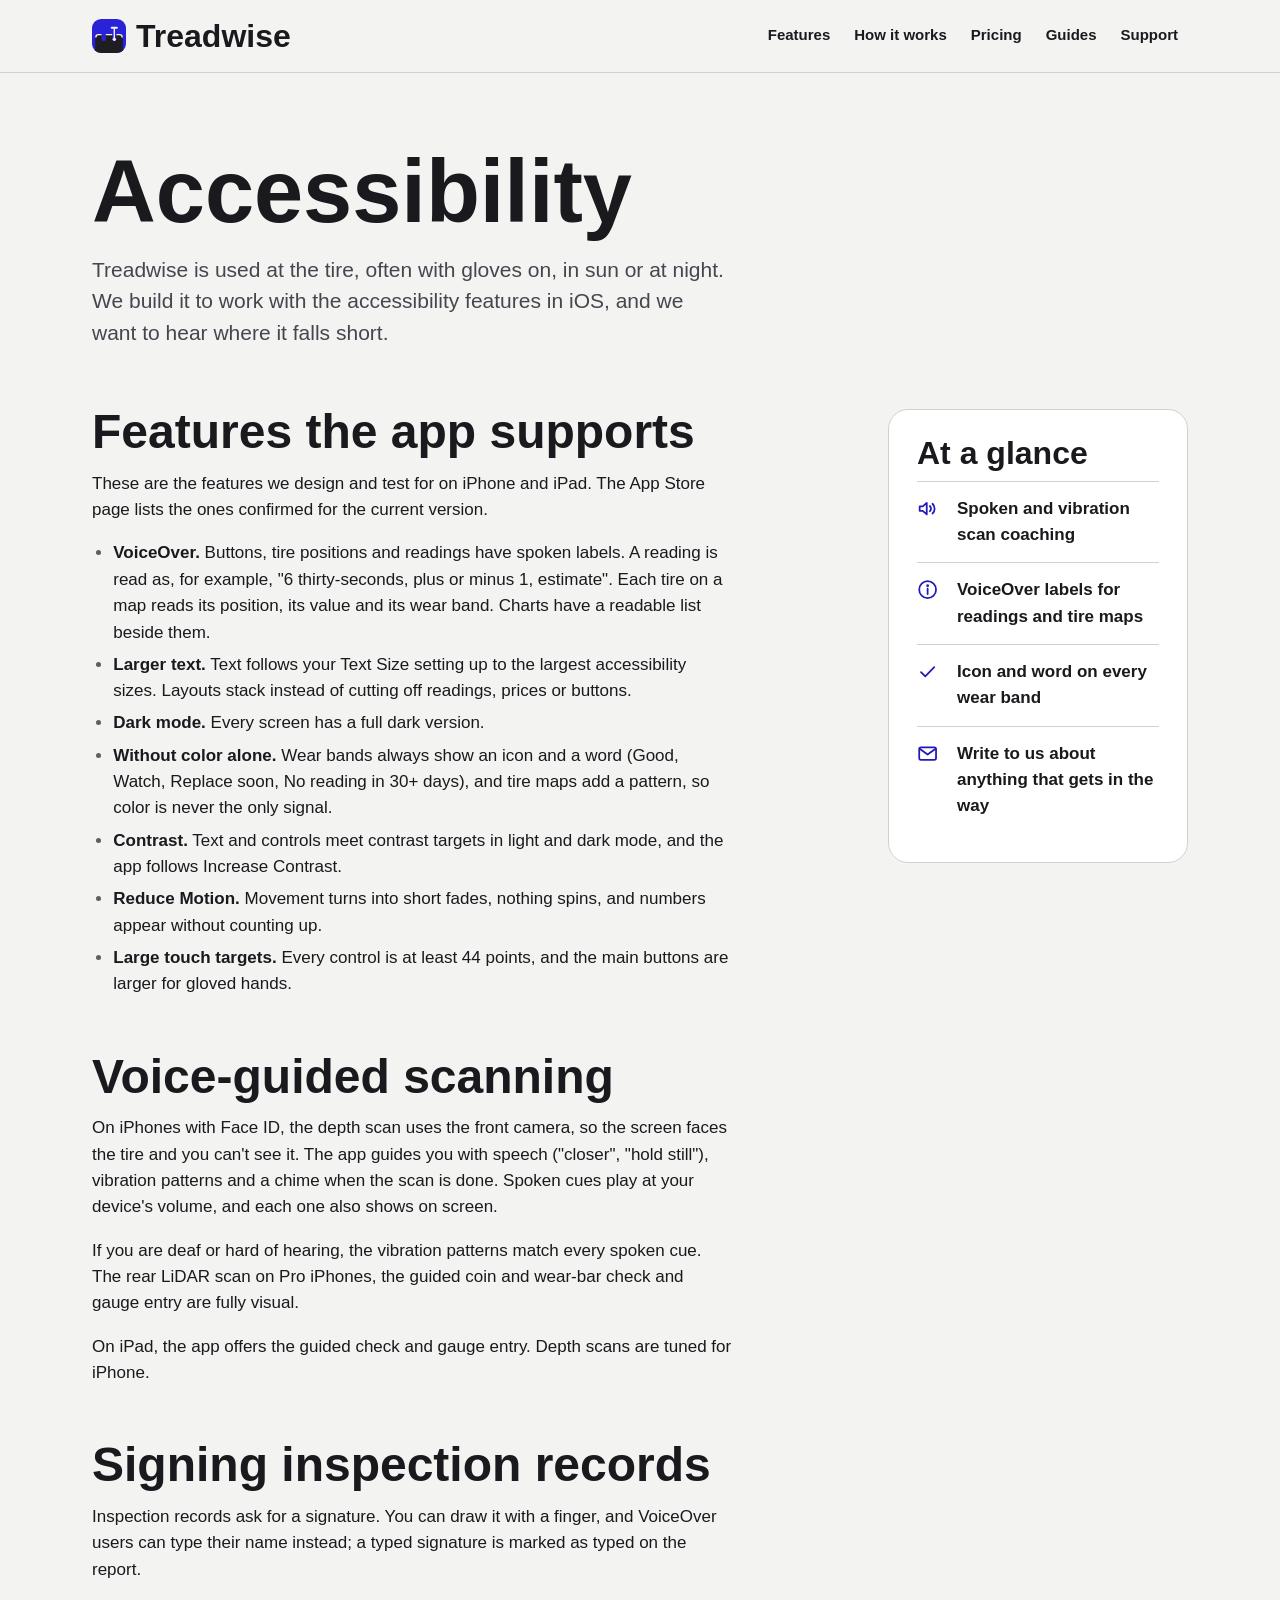
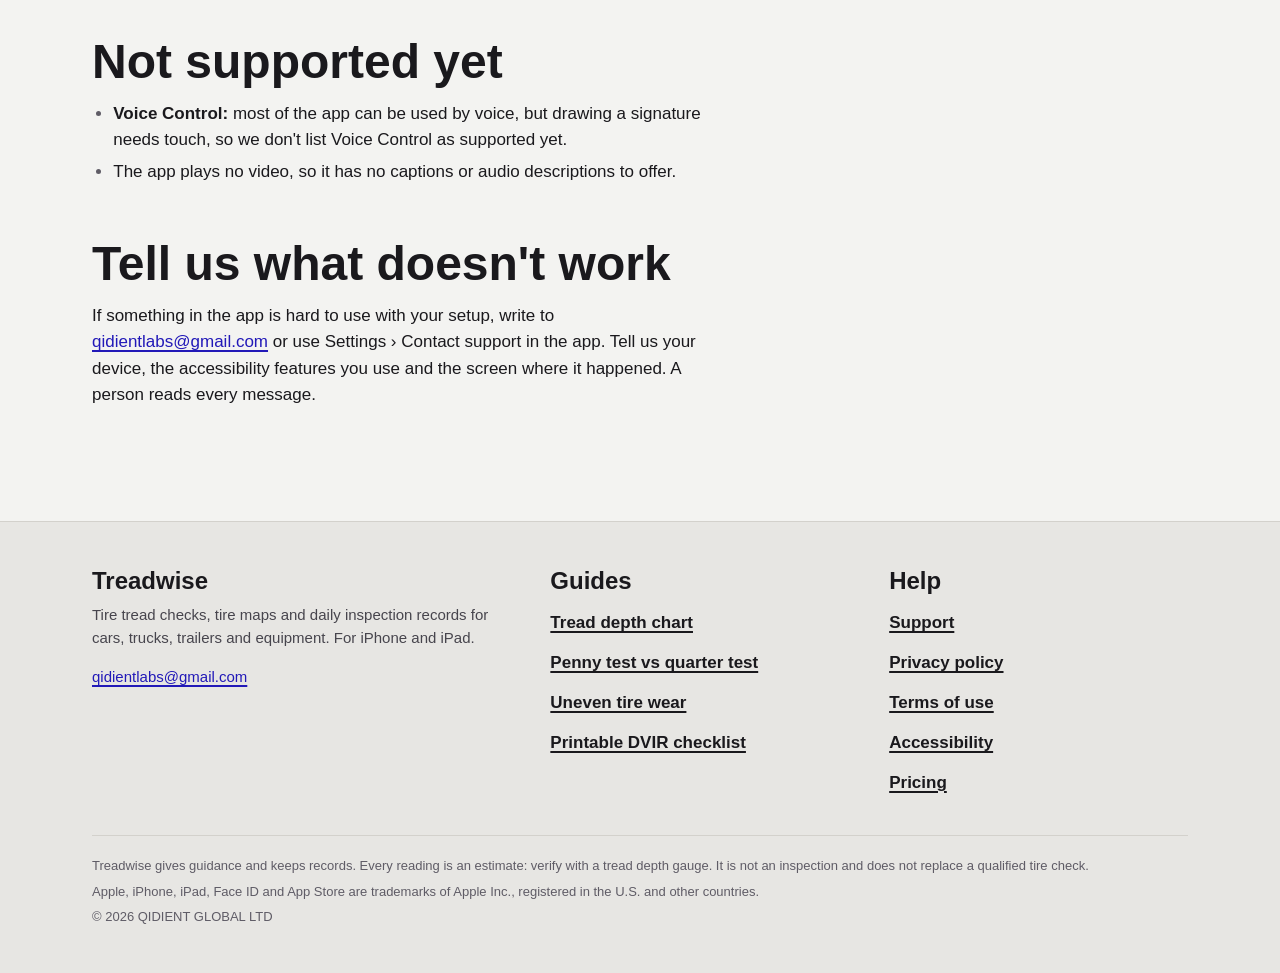
<file: accessibility.html>
<!doctype html>
<html lang="en-US">
<head>
<title>Accessibility: Treadwise</title>
<meta name="description" content="How Treadwise works with VoiceOver, larger text, dark mode, Increase Contrast and Reduce Motion, how the voice-guided tread scan works, what is not supported yet, and how to tell us.">
<meta charset="utf-8">
<meta name="viewport" content="width=device-width, initial-scale=1">
<meta name="color-scheme" content="light dark">
<meta name="theme-color" content="#F3F3F1" media="(prefers-color-scheme: light)">
<meta name="theme-color" content="#111013" media="(prefers-color-scheme: dark)">
<meta name="format-detection" content="telephone=no">

<meta name="apple-itunes-app" content="app-id=6839294842">

<meta name="robots" content="noindex, nofollow">

<meta property="og:type" content="website">
<meta property="og:site_name" content="Treadwise">
<meta property="og:title" content="Accessibility: Treadwise">
<meta property="og:description" content="How Treadwise works with VoiceOver, larger text, dark mode, Increase Contrast and Reduce Motion, how the voice-guided tread scan works, what is not supported yet, and how to tell us.">

<link rel="canonical" href="https://jerryjrdev.github.io/tiretreadscanner/accessibility.html">
<meta property="og:url" content="https://jerryjrdev.github.io/tiretreadscanner/accessibility.html">
<meta property="og:image" content="https://jerryjrdev.github.io/tiretreadscanner/assets/app-icon-1024.png">

<link rel="icon" href="favicon.svg" type="image/svg+xml">
<link rel="apple-touch-icon" href="assets/app-icon-1024.png">
<link rel="stylesheet" href="style.css">
<script src="site.js" defer></script>
</head>
<body>
<a class="skip-link" href="#main">Skip to content</a>
<svg width="0" height="0" style="position:absolute" aria-hidden="true" focusable="false">
  <defs>
    <pattern id="p-watch" width="6" height="6" patternUnits="userSpaceOnUse" patternTransform="rotate(45)">
      <rect width="6" height="6" style="fill:var(--watch-fill)"/>
      <rect width="1.6" height="6" style="fill:var(--watch-on);opacity:.3"/>
    </pattern>
    <pattern id="p-replace" width="11" height="11" patternUnits="userSpaceOnUse" patternTransform="rotate(135)">
      <rect width="11" height="11" style="fill:var(--replace-fill)"/>
      <rect width="4.5" height="11" fill="#FFFFFF" opacity=".3"/>
    </pattern>
    <pattern id="p-watch-slab" width="6" height="6" patternUnits="userSpaceOnUse" patternTransform="rotate(45)">
      <rect width="6" height="6" fill="#FFBF2E"/>
      <rect width="1.6" height="6" fill="#1C1300" opacity=".3"/>
    </pattern>

    <symbol id="i-good" viewBox="0 0 24 24"><circle cx="12" cy="12" r="10.5" fill="currentColor"/><path d="M7.3 12.4l3.1 3.1 6.3-6.6" fill="none" stroke="var(--knock, #fff)" stroke-width="2.6" stroke-linecap="round" stroke-linejoin="round"/></symbol>
    <symbol id="i-watch" viewBox="0 0 24 24"><path d="M10.3 3.2a2 2 0 0 1 3.4 0l9 15.6a2 2 0 0 1-1.7 3H3a2 2 0 0 1-1.7-3z" fill="currentColor"/><path d="M12 8.6v5.6" stroke="var(--knock, #fff)" stroke-width="2.6" stroke-linecap="round"/><circle cx="12" cy="17.9" r="1.5" fill="var(--knock, #fff)"/></symbol>
    <symbol id="i-replace" viewBox="0 0 24 24"><path d="M8 1.5h8l6.5 6.5v8L16 22.5H8L1.5 16V8z" fill="currentColor"/><path d="M8.4 8.4l7.2 7.2M15.6 8.4l-7.2 7.2" stroke="var(--knock, #fff)" stroke-width="2.6" stroke-linecap="round"/></symbol>
    <symbol id="i-stale" viewBox="0 0 24 24"><circle cx="12" cy="12" r="9.5" fill="none" stroke="currentColor" stroke-width="2.2"/><path d="M12 6.8V12l3.6 2.2" fill="none" stroke="currentColor" stroke-width="2.2" stroke-linecap="round" stroke-linejoin="round"/></symbol>

    <symbol id="i-ruler" viewBox="0 0 24 24"><rect x="1.8" y="7.5" width="20.4" height="9" rx="2"/><path d="M5.5 7.5v3.2M8.8 7.5v2M12 7.5v3.2M15.2 7.5v2M18.5 7.5v3.2"/></symbol>
    <symbol id="i-info" viewBox="0 0 24 24"><circle cx="12" cy="12" r="9.5"/><path d="M12 11v6"/><circle cx="12" cy="7.6" r=".6" fill="currentColor"/></symbol>
    <symbol id="i-book" viewBox="0 0 24 24"><path d="M5 3.5h12.5a1.5 1.5 0 0 1 1.5 1.5v14.5H6.5A1.5 1.5 0 0 1 5 18z"/><path d="M5 18a1.5 1.5 0 0 1 1.5-1.5H19M9 7.5h6"/></symbol>
    <symbol id="i-depth" viewBox="0 0 24 24"><rect x="6" y="1.8" width="12" height="20.4" rx="2.6"/><circle cx="10" cy="5" r=".5" fill="currentColor"/><circle cx="12" cy="5" r=".5" fill="currentColor"/><circle cx="14" cy="5" r=".5" fill="currentColor"/><path d="M9 14.5q3 2.5 6 0M9 11.5q3 2.5 6 0" /></symbol>
    <symbol id="i-lidar" viewBox="0 0 24 24"><rect x="5" y="1.8" width="14" height="20.4" rx="2.6"/><rect x="7.5" y="4.3" width="8" height="8" rx="2"/><circle cx="10" cy="6.8" r="1.1"/><circle cx="10" cy="9.9" r="1.1"/><circle cx="13.2" cy="8.3" r=".6" fill="currentColor"/></symbol>
    <symbol id="i-coin" viewBox="0 0 24 24"><circle cx="12" cy="12" r="9.5"/><path d="M15 9.2a3.6 3.6 0 1 0 0 5.6M12.6 6.6v10.8"/></symbol>
    <symbol id="i-car" viewBox="0 0 24 24"><path d="M3 15.5v-3.2l2-5A2 2 0 0 1 6.9 6h10.2a2 2 0 0 1 1.9 1.3l2 5v3.2a1 1 0 0 1-1 1H4a1 1 0 0 1-1-1zM3.5 12h17"/><path d="M5.5 16.5v2M18.5 16.5v2"/></symbol>
    <symbol id="i-truck" viewBox="0 0 24 24"><path d="M1.8 5.5h11v10.5h-11zM12.8 9h4.6l3.8 3.8V16h-8.4"/><circle cx="6" cy="17.6" r="2"/><circle cx="17" cy="17.6" r="2"/></symbol>
    <symbol id="i-map" viewBox="0 0 24 24"><rect x="3" y="2.5" width="4.5" height="7" rx="1.2"/><rect x="16.5" y="2.5" width="4.5" height="7" rx="1.2"/><rect x="3" y="14.5" width="4.5" height="7" rx="1.2"/><rect x="16.5" y="14.5" width="4.5" height="7" rx="1.2"/><path d="M7.5 6h9M7.5 18h9M12 6v12"/></symbol>
    <symbol id="i-doc" viewBox="0 0 24 24"><path d="M6 2.5h8l4.5 4.5v13a1.5 1.5 0 0 1-1.5 1.5H6A1.5 1.5 0 0 1 4.5 20V4A1.5 1.5 0 0 1 6 2.5z"/><path d="M14 2.5V7h4.5M8 12h8M8 16h5"/></symbol>
    <symbol id="i-sign" viewBox="0 0 24 24"><path d="M3 14.5c2-4 3.5-7 5-7 2.2 0-1.8 9 1 9 1.8 0 2.5-3 4-3 1.2 0 1 2 2.5 2 1 0 2-1 3-2"/><path d="M3 20.5h18"/></symbol>
    <symbol id="i-leak" viewBox="0 0 24 24"><path d="M12 2.5s-6.5 7.2-6.5 11.8a6.5 6.5 0 0 0 13 0C18.5 9.7 12 2.5 12 2.5z"/><path d="M12 10v4.2"/><circle cx="12" cy="17.2" r=".6" fill="currentColor"/></symbol>
    <symbol id="i-seal" viewBox="0 0 24 24"><path d="M12 1.8l2.6 1.9 3.2-.1 1 3 2.6 1.9-1 3 1 3-2.6 1.9-1 3-3.2-.1L12 22.2l-2.6-1.9-3.2.1-1-3-2.6-1.9 1-3-1-3 2.6-1.9 1-3 3.2.1z"/><path d="M8.2 12.2l2.6 2.6 5-5.2"/></symbol>
    <symbol id="i-chart" viewBox="0 0 24 24"><path d="M3 3v18h18"/><path d="M6.5 8l4 2.5 3.5-1 5 6"/><path d="M6.5 17h14" stroke-dasharray="2 2"/></symbol>
    <symbol id="i-bell" viewBox="0 0 24 24"><path d="M6 16.5V11a6 6 0 0 1 12 0v5.5l1.5 2h-15zM10 21h4"/></symbol>
    <symbol id="i-camera" viewBox="0 0 24 24"><path d="M3 7.5h3.5L8.3 5h7.4l1.8 2.5H21a1 1 0 0 1 1 1V19a1 1 0 0 1-1 1H3a1 1 0 0 1-1-1V8.5a1 1 0 0 1 1-1z"/><circle cx="12" cy="13.2" r="3.8"/></symbol>
    <symbol id="i-cloud" viewBox="0 0 24 24"><path d="M7 19.5h10.5a4.5 4.5 0 0 0 .6-9 6 6 0 0 0-11.6 1.4A3.8 3.8 0 0 0 7 19.5z"/></symbol>
    <symbol id="i-lock" viewBox="0 0 24 24"><rect x="4.5" y="10.5" width="15" height="11" rx="2"/><path d="M8 10.5V7.5a4 4 0 0 1 8 0v3"/></symbol>
    <symbol id="i-noperson" viewBox="0 0 24 24"><circle cx="12" cy="8" r="4"/><path d="M4.5 21a7.5 7.5 0 0 1 15 0M3 3l18 18"/></symbol>
    <symbol id="i-trash" viewBox="0 0 24 24"><path d="M3.5 6h17M9 6V3.8h6V6M6 6l1 15h10l1-15M10 10.5v6.5M14 10.5v6.5"/></symbol>
    <symbol id="i-check" viewBox="0 0 24 24"><path d="M4.5 12.5l4.8 4.8L19.5 7"/></symbol>
    <symbol id="i-plus" viewBox="0 0 24 24"><path d="M12 4.5v15M4.5 12h15"/></symbol>
    <symbol id="i-print" viewBox="0 0 24 24"><path d="M6.5 9V2.5h11V9M6.5 17.5H4a1.5 1.5 0 0 1-1.5-1.5v-5.5A1.5 1.5 0 0 1 4 9h16a1.5 1.5 0 0 1 1.5 1.5V16a1.5 1.5 0 0 1-1.5 1.5h-2.5"/><path d="M6.5 14h11v7.5h-11z"/></symbol>
    <symbol id="i-chevron" viewBox="0 0 24 24"><path d="M9 4.5l7.5 7.5L9 19.5"/></symbol>
    <symbol id="i-sound" viewBox="0 0 24 24"><path d="M3 9.5h3.5L11 5.5v13l-4.5-4H3z"/><path d="M14.5 9a4 4 0 0 1 0 6M17.5 6.5a7.5 7.5 0 0 1 0 11"/></symbol>
    <symbol id="i-sun" viewBox="0 0 24 24"><circle cx="12" cy="12" r="4"/><path d="M12 2v2.5M12 19.5V22M2 12h2.5M19.5 12H22M4.9 4.9l1.8 1.8M17.3 17.3l1.8 1.8M4.9 19.1l1.8-1.8M17.3 6.7l1.8-1.8"/></symbol>
    <symbol id="i-mail" viewBox="0 0 24 24"><rect x="2.5" y="5" width="19" height="14" rx="2"/><path d="M3 6.5l9 6.5 9-6.5"/></symbol>
    <symbol id="i-tread" viewBox="0 0 34 14"><path d="M4 0h9L9 14H0zM16 0h9l-4 14h-9zM28 0h6v0L30 14h-6z" fill="currentColor" stroke="none"/></symbol>
  </defs>
</svg>
<header class="site-header">
  <div class="wrap">
    <a class="wordmark" href="index.html" aria-label="Treadwise home">
      <svg viewBox="0 0 64 64" aria-hidden="true" focusable="false">
        <rect width="64" height="64" rx="14" fill="#2A22D9"/>
        <path d="M6 64V34q0-6 6-6h6v10a4 4 0 0 0 8 0V28h12v10a4 4 0 0 0 8 0V28h6q6 0 6 6v30z" fill="#1E1D22"/>
        <g fill="none" stroke="#F4F3F1" stroke-width="2.6"><path d="M7.3 35v-1q0-4.7 4.7-4.7h6M26 29.3h12M46 29.3h6q4.7 0 4.7 4.7v1"/></g>
        <g stroke="#F4F3F1" stroke-linecap="round"><path d="M37 16.5h10" stroke-width="3.4"/><path d="M42 17v20" stroke-width="2.6"/></g>
        <circle cx="42" cy="38.2" r="3.1" fill="#F4F3F1"/>
      </svg>
      <span>Treadwise</span>
    </a>
    <nav class="site-nav" aria-label="Main">
      <ul>
        <li><a href="index.html#features">Features</a></li>
        <li><a href="index.html#how">How it works</a></li>
        <li><a href="index.html#pricing">Pricing</a></li>
        <li><a href="index.html#guides">Guides</a></li>
        <li><a href="support.html">Support</a></li>
      </ul>
    </nav>
  </div>
</header>
<main id="main">
  <div class="wrap">
    <header class="page-head">
      <h1>Accessibility</h1>
      <p class="lede">Treadwise is used at the tire, often with gloves on, in sun or at night. We build it to work with the accessibility features in iOS, and we want to hear where it falls short.</p>
    </header>
    <div class="article-grid">
      <article class="prose">
        <h2>Features the app supports</h2>
        <p>These are the features we design and test for on iPhone and iPad. The App Store page lists the ones confirmed for the current version.</p>
        <ul>
          <li><strong>VoiceOver.</strong> Buttons, tire positions and readings have spoken labels. A reading is read as, for example, "6 thirty-seconds, plus or minus 1, estimate". Each tire on a map reads its position, its value and its wear band. Charts have a readable list beside them.</li>
          <li><strong>Larger text.</strong> Text follows your Text Size setting up to the largest accessibility sizes. Layouts stack instead of cutting off readings, prices or buttons.</li>
          <li><strong>Dark mode.</strong> Every screen has a full dark version.</li>
          <li><strong>Without color alone.</strong> Wear bands always show an icon and a word (Good, Watch, Replace soon, No reading in 30+ days), and tire maps add a pattern, so color is never the only signal.</li>
          <li><strong>Contrast.</strong> Text and controls meet contrast targets in light and dark mode, and the app follows Increase Contrast.</li>
          <li><strong>Reduce Motion.</strong> Movement turns into short fades, nothing spins, and numbers appear without counting up.</li>
          <li><strong>Large touch targets.</strong> Every control is at least 44 points, and the main buttons are larger for gloved hands.</li>
        </ul>

        <h2>Voice-guided scanning</h2>
        <p>On iPhones with Face ID, the depth scan uses the front camera, so the screen faces the tire and you can't see it. The app guides you with speech ("closer", "hold still"), vibration patterns and a chime when the scan is done. Spoken cues play at your device's volume, and each one also shows on screen.</p>
        <p>If you are deaf or hard of hearing, the vibration patterns match every spoken cue. The rear LiDAR scan on Pro iPhones, the guided coin and wear-bar check and gauge entry are fully visual.</p>
        <p>On iPad, the app offers the guided check and gauge entry. Depth scans are tuned for iPhone.</p>

        <h2>Signing inspection records</h2>
        <p>Inspection records ask for a signature. You can draw it with a finger, and VoiceOver users can type their name instead; a typed signature is marked as typed on the report.</p>

        <h2>Not supported yet</h2>
        <ul>
          <li><strong>Voice Control:</strong> most of the app can be used by voice, but drawing a signature needs touch, so we don't list Voice Control as supported yet.</li>
          <li>The app plays no video, so it has no captions or audio descriptions to offer.</li>
        </ul>

        <h2>Tell us what doesn't work</h2>
        <p>If something in the app is hard to use with your setup, write to <a href="mailto:qidientlabs@gmail.com">qidientlabs@gmail.com</a> or use Settings › Contact support in the app. Tell us your device, the accessibility features you use and the screen where it happened. A person reads every message.</p>
      </article>
      <aside class="aside" aria-labelledby="a11y-glance">
        <div class="card">
          <h2 id="a11y-glance" style="font-size:2rem;margin-bottom:12px">At a glance</h2>
          <ul class="privacy-points">
            <li><svg class="icon" aria-hidden="true"><use href="#i-sound"/></svg>Spoken and vibration scan coaching</li>
            <li><svg class="icon" aria-hidden="true"><use href="#i-info"/></svg>VoiceOver labels for readings and tire maps</li>
            <li><svg class="icon" aria-hidden="true"><use href="#i-check"/></svg>Icon and word on every wear band</li>
            <li><svg class="icon" aria-hidden="true"><use href="#i-mail"/></svg>Write to us about anything that gets in the way</li>
          </ul>
        </div>
      </aside>
    </div>
  </div>
</main>
<footer class="site-footer">
  <div class="wrap">
    <div class="footer-grid">
      <div>
        <h2>Treadwise</h2>
        <p class="muted small">Tire tread checks, tire maps and daily inspection records for cars, trucks, trailers and equipment. For iPhone and iPad.</p>
        <p class="small"><a href="mailto:qidientlabs@gmail.com">qidientlabs@gmail.com</a></p>
      </div>
      <nav aria-label="Guides">
        <h2>Guides</h2>
        <ul>
          <li><a href="tread-depth-chart.html">Tread depth chart</a></li>
          <li><a href="penny-vs-quarter.html">Penny test vs quarter test</a></li>
          <li><a href="uneven-tire-wear.html">Uneven tire wear</a></li>
          <li><a href="dvir-checklist.html">Printable DVIR checklist</a></li>
        </ul>
      </nav>
      <nav aria-label="Help and legal">
        <h2>Help</h2>
        <ul>
          <li><a href="support.html">Support</a></li>
          <li><a href="privacy.html">Privacy policy</a></li>
          <li><a href="terms.html">Terms of use</a></li>
          <li><a href="accessibility.html">Accessibility</a></li>
          <li><a href="index.html#pricing">Pricing</a></li>
        </ul>
      </nav>
    </div>
    <div class="footer-legal legal">
      <p>Treadwise gives guidance and keeps records. Every reading is an estimate: verify with a tread depth gauge. It is not an inspection and does not replace a qualified tire check.</p>
      <p>Apple, iPhone, iPad, Face ID and App Store are trademarks of Apple Inc., registered in the U.S. and other countries.</p>
      <p>&copy; 2026 QIDIENT GLOBAL LTD</p>
    </div>
  </div>
</footer>
</body>
</html>
</file>
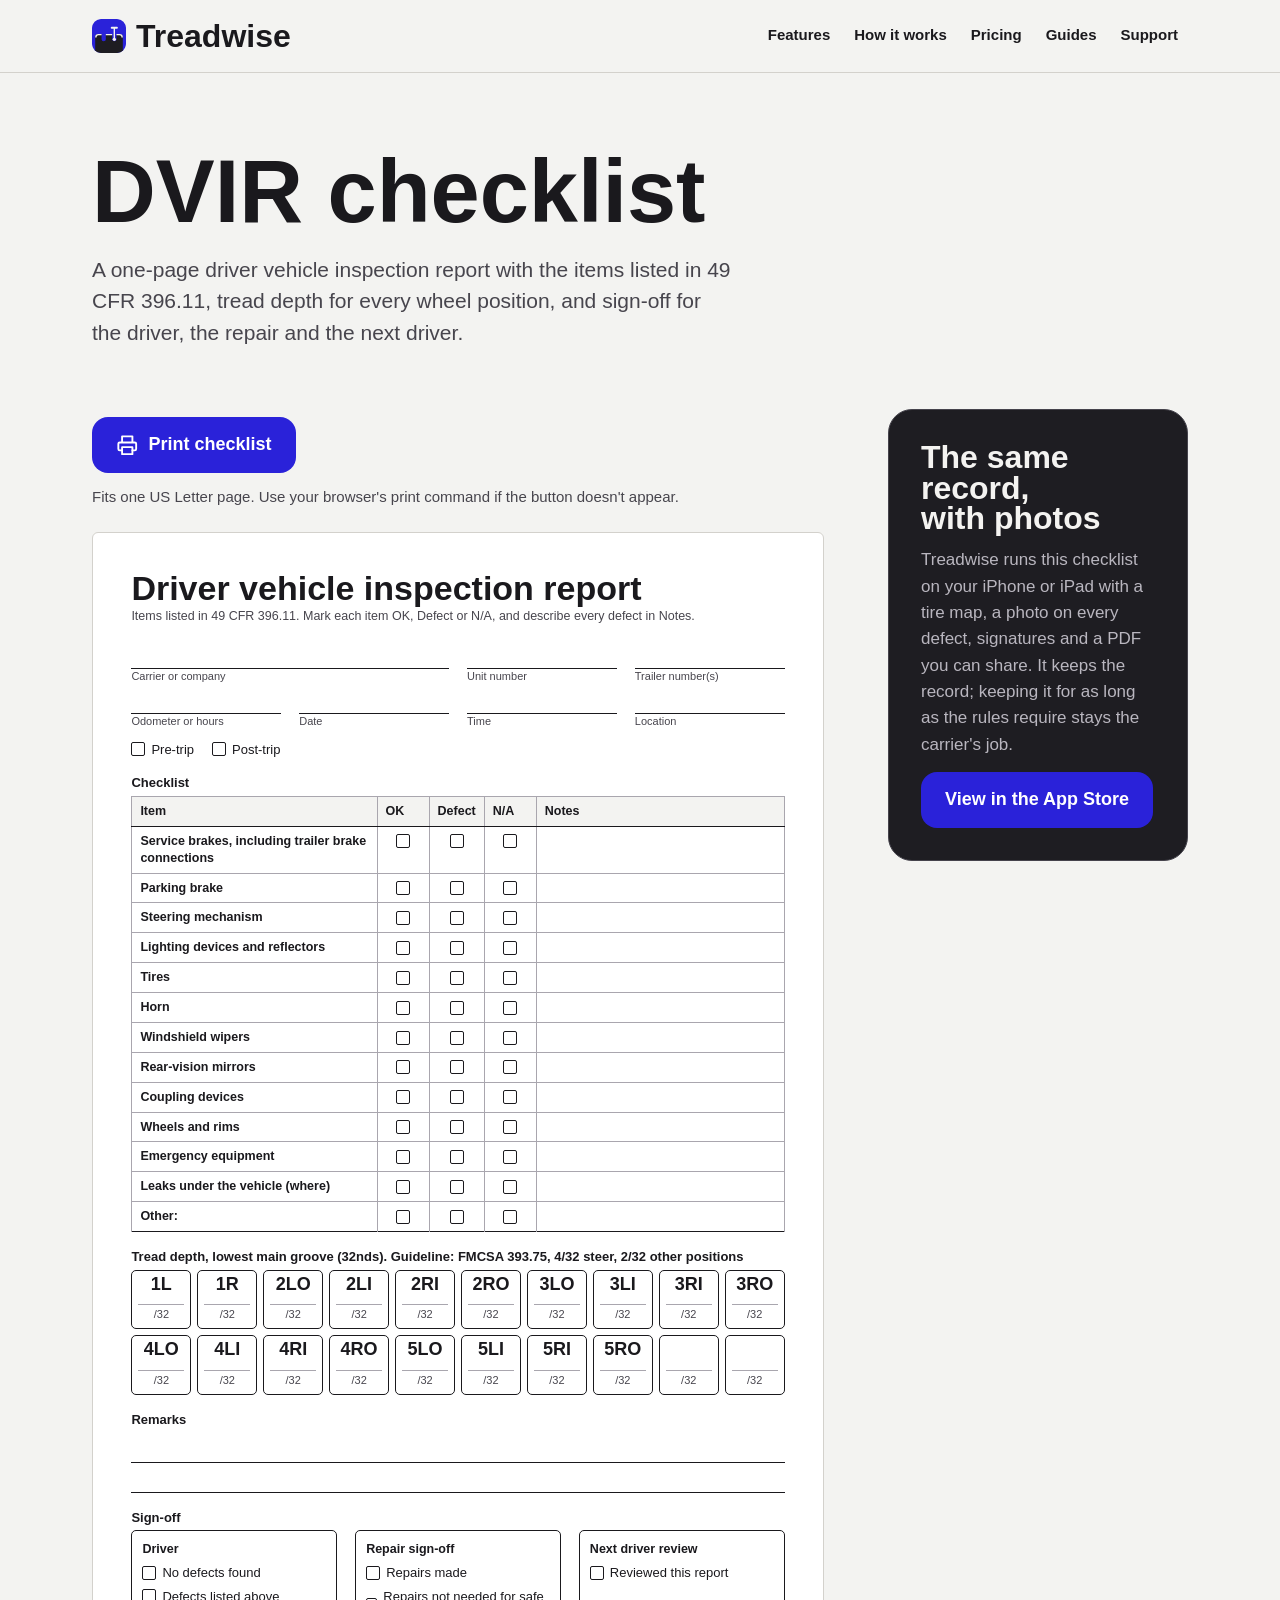
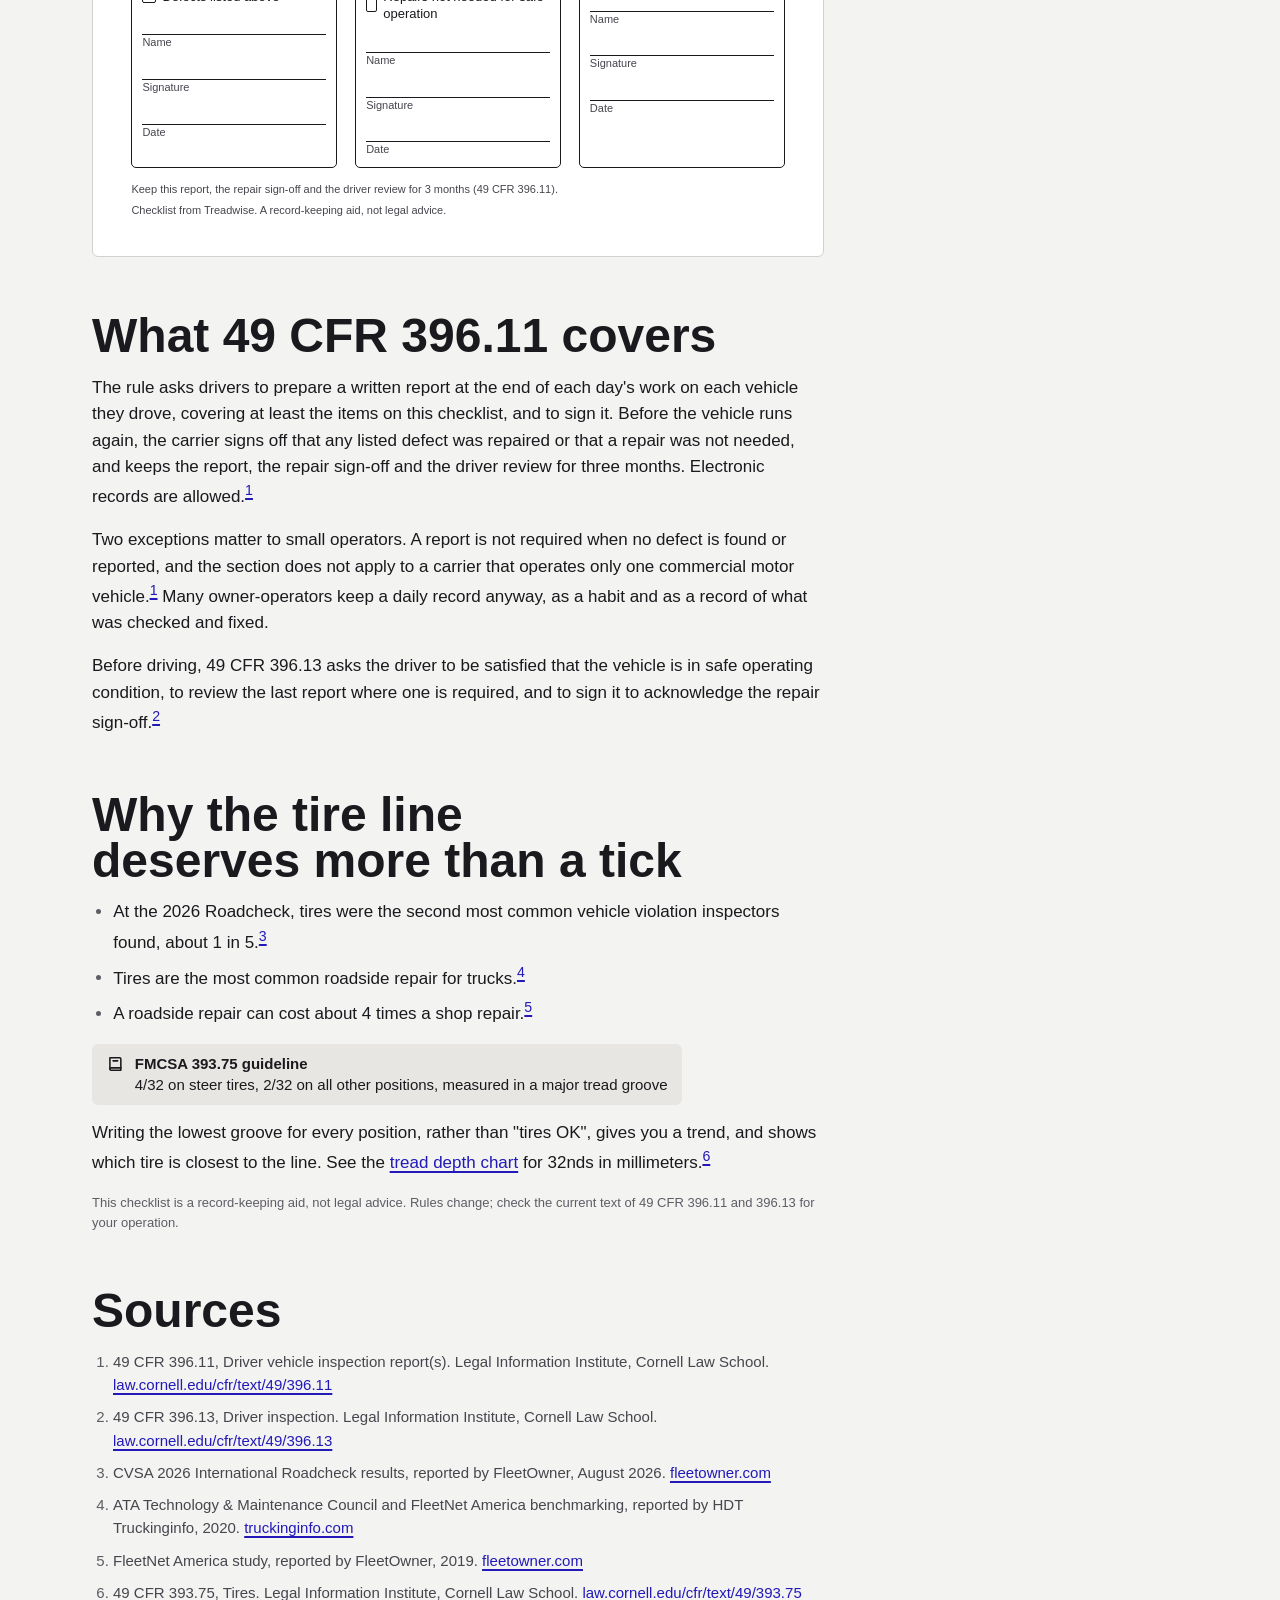
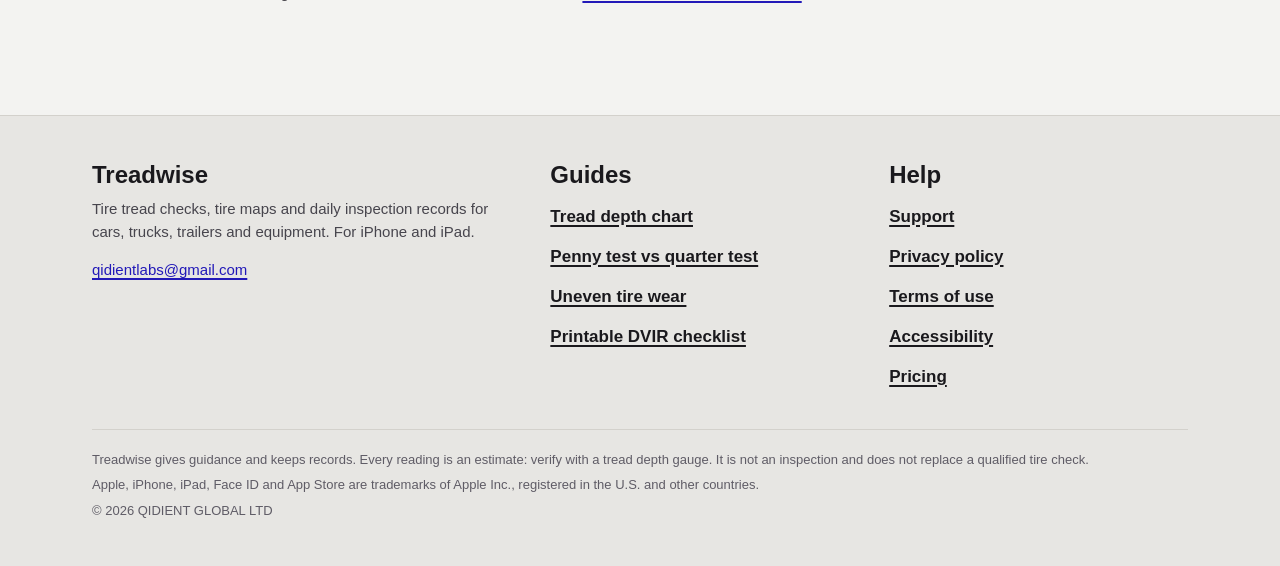
<file: dvir-checklist.html>
<!doctype html>
<html lang="en-US">
<head>
<title>Printable DVIR checklist (49 CFR 396.11 items, tire depths, sign-off)</title>
<meta name="description" content="A one-page printable driver vehicle inspection report with the items listed in 49 CFR 396.11, tire tread depth by wheel position, and driver, repair and next-driver sign-off.">
<meta charset="utf-8">
<meta name="viewport" content="width=device-width, initial-scale=1">
<meta name="color-scheme" content="light dark">
<meta name="theme-color" content="#F3F3F1" media="(prefers-color-scheme: light)">
<meta name="theme-color" content="#111013" media="(prefers-color-scheme: dark)">
<meta name="format-detection" content="telephone=no">

<meta name="apple-itunes-app" content="app-id=6839294842">

<meta name="robots" content="noindex, nofollow">

<meta property="og:type" content="website">
<meta property="og:site_name" content="Treadwise">
<meta property="og:title" content="Printable DVIR checklist (49 CFR 396.11 items, tire depths, sign-off)">
<meta property="og:description" content="A one-page printable driver vehicle inspection report with the items listed in 49 CFR 396.11, tire tread depth by wheel position, and driver, repair and next-driver sign-off.">

<link rel="canonical" href="https://jerryjrdev.github.io/tiretreadscanner/dvir-checklist.html">
<meta property="og:url" content="https://jerryjrdev.github.io/tiretreadscanner/dvir-checklist.html">
<meta property="og:image" content="https://jerryjrdev.github.io/tiretreadscanner/assets/app-icon-1024.png">

<link rel="icon" href="favicon.svg" type="image/svg+xml">
<link rel="apple-touch-icon" href="assets/app-icon-1024.png">
<link rel="stylesheet" href="style.css">
<script src="site.js" defer></script>
</head>
<body class="print-only-sheet">
<a class="skip-link" href="#main">Skip to content</a>
<svg width="0" height="0" style="position:absolute" aria-hidden="true" focusable="false">
  <defs>
    <pattern id="p-watch" width="6" height="6" patternUnits="userSpaceOnUse" patternTransform="rotate(45)">
      <rect width="6" height="6" style="fill:var(--watch-fill)"/>
      <rect width="1.6" height="6" style="fill:var(--watch-on);opacity:.3"/>
    </pattern>
    <pattern id="p-replace" width="11" height="11" patternUnits="userSpaceOnUse" patternTransform="rotate(135)">
      <rect width="11" height="11" style="fill:var(--replace-fill)"/>
      <rect width="4.5" height="11" fill="#FFFFFF" opacity=".3"/>
    </pattern>
    <pattern id="p-watch-slab" width="6" height="6" patternUnits="userSpaceOnUse" patternTransform="rotate(45)">
      <rect width="6" height="6" fill="#FFBF2E"/>
      <rect width="1.6" height="6" fill="#1C1300" opacity=".3"/>
    </pattern>

    <symbol id="i-good" viewBox="0 0 24 24"><circle cx="12" cy="12" r="10.5" fill="currentColor"/><path d="M7.3 12.4l3.1 3.1 6.3-6.6" fill="none" stroke="var(--knock, #fff)" stroke-width="2.6" stroke-linecap="round" stroke-linejoin="round"/></symbol>
    <symbol id="i-watch" viewBox="0 0 24 24"><path d="M10.3 3.2a2 2 0 0 1 3.4 0l9 15.6a2 2 0 0 1-1.7 3H3a2 2 0 0 1-1.7-3z" fill="currentColor"/><path d="M12 8.6v5.6" stroke="var(--knock, #fff)" stroke-width="2.6" stroke-linecap="round"/><circle cx="12" cy="17.9" r="1.5" fill="var(--knock, #fff)"/></symbol>
    <symbol id="i-replace" viewBox="0 0 24 24"><path d="M8 1.5h8l6.5 6.5v8L16 22.5H8L1.5 16V8z" fill="currentColor"/><path d="M8.4 8.4l7.2 7.2M15.6 8.4l-7.2 7.2" stroke="var(--knock, #fff)" stroke-width="2.6" stroke-linecap="round"/></symbol>
    <symbol id="i-stale" viewBox="0 0 24 24"><circle cx="12" cy="12" r="9.5" fill="none" stroke="currentColor" stroke-width="2.2"/><path d="M12 6.8V12l3.6 2.2" fill="none" stroke="currentColor" stroke-width="2.2" stroke-linecap="round" stroke-linejoin="round"/></symbol>

    <symbol id="i-ruler" viewBox="0 0 24 24"><rect x="1.8" y="7.5" width="20.4" height="9" rx="2"/><path d="M5.5 7.5v3.2M8.8 7.5v2M12 7.5v3.2M15.2 7.5v2M18.5 7.5v3.2"/></symbol>
    <symbol id="i-info" viewBox="0 0 24 24"><circle cx="12" cy="12" r="9.5"/><path d="M12 11v6"/><circle cx="12" cy="7.6" r=".6" fill="currentColor"/></symbol>
    <symbol id="i-book" viewBox="0 0 24 24"><path d="M5 3.5h12.5a1.5 1.5 0 0 1 1.5 1.5v14.5H6.5A1.5 1.5 0 0 1 5 18z"/><path d="M5 18a1.5 1.5 0 0 1 1.5-1.5H19M9 7.5h6"/></symbol>
    <symbol id="i-depth" viewBox="0 0 24 24"><rect x="6" y="1.8" width="12" height="20.4" rx="2.6"/><circle cx="10" cy="5" r=".5" fill="currentColor"/><circle cx="12" cy="5" r=".5" fill="currentColor"/><circle cx="14" cy="5" r=".5" fill="currentColor"/><path d="M9 14.5q3 2.5 6 0M9 11.5q3 2.5 6 0" /></symbol>
    <symbol id="i-lidar" viewBox="0 0 24 24"><rect x="5" y="1.8" width="14" height="20.4" rx="2.6"/><rect x="7.5" y="4.3" width="8" height="8" rx="2"/><circle cx="10" cy="6.8" r="1.1"/><circle cx="10" cy="9.9" r="1.1"/><circle cx="13.2" cy="8.3" r=".6" fill="currentColor"/></symbol>
    <symbol id="i-coin" viewBox="0 0 24 24"><circle cx="12" cy="12" r="9.5"/><path d="M15 9.2a3.6 3.6 0 1 0 0 5.6M12.6 6.6v10.8"/></symbol>
    <symbol id="i-car" viewBox="0 0 24 24"><path d="M3 15.5v-3.2l2-5A2 2 0 0 1 6.9 6h10.2a2 2 0 0 1 1.9 1.3l2 5v3.2a1 1 0 0 1-1 1H4a1 1 0 0 1-1-1zM3.5 12h17"/><path d="M5.5 16.5v2M18.5 16.5v2"/></symbol>
    <symbol id="i-truck" viewBox="0 0 24 24"><path d="M1.8 5.5h11v10.5h-11zM12.8 9h4.6l3.8 3.8V16h-8.4"/><circle cx="6" cy="17.6" r="2"/><circle cx="17" cy="17.6" r="2"/></symbol>
    <symbol id="i-map" viewBox="0 0 24 24"><rect x="3" y="2.5" width="4.5" height="7" rx="1.2"/><rect x="16.5" y="2.5" width="4.5" height="7" rx="1.2"/><rect x="3" y="14.5" width="4.5" height="7" rx="1.2"/><rect x="16.5" y="14.5" width="4.5" height="7" rx="1.2"/><path d="M7.5 6h9M7.5 18h9M12 6v12"/></symbol>
    <symbol id="i-doc" viewBox="0 0 24 24"><path d="M6 2.5h8l4.5 4.5v13a1.5 1.5 0 0 1-1.5 1.5H6A1.5 1.5 0 0 1 4.5 20V4A1.5 1.5 0 0 1 6 2.5z"/><path d="M14 2.5V7h4.5M8 12h8M8 16h5"/></symbol>
    <symbol id="i-sign" viewBox="0 0 24 24"><path d="M3 14.5c2-4 3.5-7 5-7 2.2 0-1.8 9 1 9 1.8 0 2.5-3 4-3 1.2 0 1 2 2.5 2 1 0 2-1 3-2"/><path d="M3 20.5h18"/></symbol>
    <symbol id="i-leak" viewBox="0 0 24 24"><path d="M12 2.5s-6.5 7.2-6.5 11.8a6.5 6.5 0 0 0 13 0C18.5 9.7 12 2.5 12 2.5z"/><path d="M12 10v4.2"/><circle cx="12" cy="17.2" r=".6" fill="currentColor"/></symbol>
    <symbol id="i-seal" viewBox="0 0 24 24"><path d="M12 1.8l2.6 1.9 3.2-.1 1 3 2.6 1.9-1 3 1 3-2.6 1.9-1 3-3.2-.1L12 22.2l-2.6-1.9-3.2.1-1-3-2.6-1.9 1-3-1-3 2.6-1.9 1-3 3.2.1z"/><path d="M8.2 12.2l2.6 2.6 5-5.2"/></symbol>
    <symbol id="i-chart" viewBox="0 0 24 24"><path d="M3 3v18h18"/><path d="M6.5 8l4 2.5 3.5-1 5 6"/><path d="M6.5 17h14" stroke-dasharray="2 2"/></symbol>
    <symbol id="i-bell" viewBox="0 0 24 24"><path d="M6 16.5V11a6 6 0 0 1 12 0v5.5l1.5 2h-15zM10 21h4"/></symbol>
    <symbol id="i-camera" viewBox="0 0 24 24"><path d="M3 7.5h3.5L8.3 5h7.4l1.8 2.5H21a1 1 0 0 1 1 1V19a1 1 0 0 1-1 1H3a1 1 0 0 1-1-1V8.5a1 1 0 0 1 1-1z"/><circle cx="12" cy="13.2" r="3.8"/></symbol>
    <symbol id="i-cloud" viewBox="0 0 24 24"><path d="M7 19.5h10.5a4.5 4.5 0 0 0 .6-9 6 6 0 0 0-11.6 1.4A3.8 3.8 0 0 0 7 19.5z"/></symbol>
    <symbol id="i-lock" viewBox="0 0 24 24"><rect x="4.5" y="10.5" width="15" height="11" rx="2"/><path d="M8 10.5V7.5a4 4 0 0 1 8 0v3"/></symbol>
    <symbol id="i-noperson" viewBox="0 0 24 24"><circle cx="12" cy="8" r="4"/><path d="M4.5 21a7.5 7.5 0 0 1 15 0M3 3l18 18"/></symbol>
    <symbol id="i-trash" viewBox="0 0 24 24"><path d="M3.5 6h17M9 6V3.8h6V6M6 6l1 15h10l1-15M10 10.5v6.5M14 10.5v6.5"/></symbol>
    <symbol id="i-check" viewBox="0 0 24 24"><path d="M4.5 12.5l4.8 4.8L19.5 7"/></symbol>
    <symbol id="i-plus" viewBox="0 0 24 24"><path d="M12 4.5v15M4.5 12h15"/></symbol>
    <symbol id="i-print" viewBox="0 0 24 24"><path d="M6.5 9V2.5h11V9M6.5 17.5H4a1.5 1.5 0 0 1-1.5-1.5v-5.5A1.5 1.5 0 0 1 4 9h16a1.5 1.5 0 0 1 1.5 1.5V16a1.5 1.5 0 0 1-1.5 1.5h-2.5"/><path d="M6.5 14h11v7.5h-11z"/></symbol>
    <symbol id="i-chevron" viewBox="0 0 24 24"><path d="M9 4.5l7.5 7.5L9 19.5"/></symbol>
    <symbol id="i-sound" viewBox="0 0 24 24"><path d="M3 9.5h3.5L11 5.5v13l-4.5-4H3z"/><path d="M14.5 9a4 4 0 0 1 0 6M17.5 6.5a7.5 7.5 0 0 1 0 11"/></symbol>
    <symbol id="i-sun" viewBox="0 0 24 24"><circle cx="12" cy="12" r="4"/><path d="M12 2v2.5M12 19.5V22M2 12h2.5M19.5 12H22M4.9 4.9l1.8 1.8M17.3 17.3l1.8 1.8M4.9 19.1l1.8-1.8M17.3 6.7l1.8-1.8"/></symbol>
    <symbol id="i-mail" viewBox="0 0 24 24"><rect x="2.5" y="5" width="19" height="14" rx="2"/><path d="M3 6.5l9 6.5 9-6.5"/></symbol>
    <symbol id="i-tread" viewBox="0 0 34 14"><path d="M4 0h9L9 14H0zM16 0h9l-4 14h-9zM28 0h6v0L30 14h-6z" fill="currentColor" stroke="none"/></symbol>
  </defs>
</svg>
<header class="site-header">
  <div class="wrap">
    <a class="wordmark" href="index.html" aria-label="Treadwise home">
      <svg viewBox="0 0 64 64" aria-hidden="true" focusable="false">
        <rect width="64" height="64" rx="14" fill="#2A22D9"/>
        <path d="M6 64V34q0-6 6-6h6v10a4 4 0 0 0 8 0V28h12v10a4 4 0 0 0 8 0V28h6q6 0 6 6v30z" fill="#1E1D22"/>
        <g fill="none" stroke="#F4F3F1" stroke-width="2.6"><path d="M7.3 35v-1q0-4.7 4.7-4.7h6M26 29.3h12M46 29.3h6q4.7 0 4.7 4.7v1"/></g>
        <g stroke="#F4F3F1" stroke-linecap="round"><path d="M37 16.5h10" stroke-width="3.4"/><path d="M42 17v20" stroke-width="2.6"/></g>
        <circle cx="42" cy="38.2" r="3.1" fill="#F4F3F1"/>
      </svg>
      <span>Treadwise</span>
    </a>
    <nav class="site-nav" aria-label="Main">
      <ul>
        <li><a href="index.html#features">Features</a></li>
        <li><a href="index.html#how">How it works</a></li>
        <li><a href="index.html#pricing">Pricing</a></li>
        <li><a href="index.html#guides">Guides</a></li>
        <li><a href="support.html">Support</a></li>
      </ul>
    </nav>
  </div>
</header>
<main id="main">
  <div class="wrap">
    <header class="page-head">
      <h1>DVIR checklist</h1>
      <p class="lede">A one-page driver vehicle inspection report with the items listed in 49 CFR 396.11, tread depth for every wheel position, and sign-off for the driver, the repair and the next driver.</p>
    </header>
    <div class="article-grid">
      <article class="prose" style="max-width:none">
        <div class="sheet-tools no-print">
          <button type="button" class="btn btn-primary" data-print hidden><svg class="icon" aria-hidden="true"><use href="#i-print"/></svg>Print checklist</button>
          <span class="small muted">Fits one US Letter page. Use your browser's print command if the button doesn't appear.</span>
        </div>

        <section class="sheet" aria-labelledby="sheet-title">
          <h2 id="sheet-title">Driver vehicle inspection report</h2>
          <p class="sub">Items listed in 49 CFR 396.11. Mark each item OK, Defect or N/A, and describe every defect in Notes.</p>
          <div class="sheet-fields">
            <div class="blank wide"><i></i><span>Carrier or company</span></div>
            <div class="blank"><i></i><span>Unit number</span></div>
            <div class="blank"><i></i><span>Trailer number(s)</span></div>
            <div class="blank"><i></i><span>Odometer or hours</span></div>
            <div class="blank"><i></i><span>Date</span></div>
            <div class="blank"><i></i><span>Time</span></div>
            <div class="blank"><i></i><span>Location</span></div>
          </div>
          <div class="boxes"><span class="box">Pre-trip</span><span class="box">Post-trip</span></div>

          <h3>Checklist</h3>
          <table>
            <thead><tr><th scope="col">Item</th><th scope="col">OK</th><th scope="col">Defect</th><th scope="col">N/A</th><th scope="col">Notes</th></tr></thead>
            <tbody>
              <tr><th scope="row">Service brakes, including trailer brake connections</th><td class="mark"></td><td class="mark"></td><td class="mark"></td><td class="notes"></td></tr>
              <tr><th scope="row">Parking brake</th><td class="mark"></td><td class="mark"></td><td class="mark"></td><td class="notes"></td></tr>
              <tr><th scope="row">Steering mechanism</th><td class="mark"></td><td class="mark"></td><td class="mark"></td><td class="notes"></td></tr>
              <tr><th scope="row">Lighting devices and reflectors</th><td class="mark"></td><td class="mark"></td><td class="mark"></td><td class="notes"></td></tr>
              <tr><th scope="row">Tires</th><td class="mark"></td><td class="mark"></td><td class="mark"></td><td class="notes"></td></tr>
              <tr><th scope="row">Horn</th><td class="mark"></td><td class="mark"></td><td class="mark"></td><td class="notes"></td></tr>
              <tr><th scope="row">Windshield wipers</th><td class="mark"></td><td class="mark"></td><td class="mark"></td><td class="notes"></td></tr>
              <tr><th scope="row">Rear-vision mirrors</th><td class="mark"></td><td class="mark"></td><td class="mark"></td><td class="notes"></td></tr>
              <tr><th scope="row">Coupling devices</th><td class="mark"></td><td class="mark"></td><td class="mark"></td><td class="notes"></td></tr>
              <tr><th scope="row">Wheels and rims</th><td class="mark"></td><td class="mark"></td><td class="mark"></td><td class="notes"></td></tr>
              <tr><th scope="row">Emergency equipment</th><td class="mark"></td><td class="mark"></td><td class="mark"></td><td class="notes"></td></tr>
              <tr><th scope="row">Leaks under the vehicle (where)</th><td class="mark"></td><td class="mark"></td><td class="mark"></td><td class="notes"></td></tr>
              <tr><th scope="row">Other:</th><td class="mark"></td><td class="mark"></td><td class="mark"></td><td class="notes"></td></tr>
            </tbody>
          </table>

          <h3>Tread depth, lowest main groove (32nds). Guideline: FMCSA 393.75, 4/32 steer, 2/32 other positions</h3>
          <div class="tire-grid">
            <div class="tire-cell"><b>1L</b><span>/32</span></div>
            <div class="tire-cell"><b>1R</b><span>/32</span></div>
            <div class="tire-cell"><b>2LO</b><span>/32</span></div>
            <div class="tire-cell"><b>2LI</b><span>/32</span></div>
            <div class="tire-cell"><b>2RI</b><span>/32</span></div>
            <div class="tire-cell"><b>2RO</b><span>/32</span></div>
            <div class="tire-cell"><b>3LO</b><span>/32</span></div>
            <div class="tire-cell"><b>3LI</b><span>/32</span></div>
            <div class="tire-cell"><b>3RI</b><span>/32</span></div>
            <div class="tire-cell"><b>3RO</b><span>/32</span></div>
            <div class="tire-cell"><b>4LO</b><span>/32</span></div>
            <div class="tire-cell"><b>4LI</b><span>/32</span></div>
            <div class="tire-cell"><b>4RI</b><span>/32</span></div>
            <div class="tire-cell"><b>4RO</b><span>/32</span></div>
            <div class="tire-cell"><b>5LO</b><span>/32</span></div>
            <div class="tire-cell"><b>5LI</b><span>/32</span></div>
            <div class="tire-cell"><b>5RI</b><span>/32</span></div>
            <div class="tire-cell"><b>5RO</b><span>/32</span></div>
            <div class="tire-cell"><b>&nbsp;</b><span>/32</span></div>
            <div class="tire-cell"><b>&nbsp;</b><span>/32</span></div>
          </div>

          <h3>Remarks</h3>
          <div class="blank"><i></i></div>
          <div class="blank"><i></i></div>

          <h3>Sign-off</h3>
          <div class="sign-grid">
            <div class="sign-block">
              <b>Driver</b>
              <div class="boxes" style="padding-top:6px"><span class="box">No defects found</span><span class="box">Defects listed above</span></div>
              <div class="blank"><i></i><span>Name</span></div>
              <div class="blank"><i></i><span>Signature</span></div>
              <div class="blank"><i></i><span>Date</span></div>
            </div>
            <div class="sign-block">
              <b>Repair sign-off</b>
              <div class="boxes" style="padding-top:6px"><span class="box">Repairs made</span><span class="box">Repairs not needed for safe operation</span></div>
              <div class="blank"><i></i><span>Name</span></div>
              <div class="blank"><i></i><span>Signature</span></div>
              <div class="blank"><i></i><span>Date</span></div>
            </div>
            <div class="sign-block">
              <b>Next driver review</b>
              <div class="boxes" style="padding-top:6px"><span class="box">Reviewed this report</span></div>
              <div class="blank"><i></i><span>Name</span></div>
              <div class="blank"><i></i><span>Signature</span></div>
              <div class="blank"><i></i><span>Date</span></div>
            </div>
          </div>
          <div class="sheet-foot">
            <span>Keep this report, the repair sign-off and the driver review for 3 months (49 CFR 396.11).</span>
            <span>Checklist from Treadwise. A record-keeping aid, not legal advice.</span>
          </div>
        </section>

        <h2 style="margin-top:56px">What 49 CFR 396.11 covers</h2>
        <p>The rule asks drivers to prepare a written report at the end of each day's work on each vehicle they drove, covering at least the items on this checklist, and to sign it. Before the vehicle runs again, the carrier signs off that any listed defect was repaired or that a repair was not needed, and keeps the report, the repair sign-off and the driver review for three months. Electronic records are allowed.<sup><a href="#src-39611">1</a></sup></p>
        <p>Two exceptions matter to small operators. A report is not required when no defect is found or reported, and the section does not apply to a carrier that operates only one commercial motor vehicle.<sup><a href="#src-39611">1</a></sup> Many owner-operators keep a daily record anyway, as a habit and as a record of what was checked and fixed.</p>
        <p>Before driving, 49 CFR 396.13 asks the driver to be satisfied that the vehicle is in safe operating condition, to review the last report where one is required, and to sign it to acknowledge the repair sign-off.<sup><a href="#src-39613">2</a></sup></p>

        <h2>Why the tire line deserves more than a tick</h2>
        <ul>
          <li>At the 2026 Roadcheck, tires were the second most common vehicle violation inspectors found, about 1 in 5.<sup><a href="#src-cvsa">3</a></sup></li>
          <li>Tires are the most common roadside repair for trucks.<sup><a href="#src-tmc">4</a></sup></li>
          <li>A roadside repair can cost about 4 times a shop repair.<sup><a href="#src-fleetnet">5</a></sup></li>
        </ul>
        <p class="guideline-badge"><svg class="icon" aria-hidden="true"><use href="#i-book"/></svg><span><b>FMCSA 393.75 guideline</b>4/32 on steer tires, 2/32 on all other positions, measured in a major tread groove</span></p>
        <p>Writing the lowest groove for every position, rather than "tires OK", gives you a trend, and shows which tire is closest to the line. See the <a href="tread-depth-chart.html">tread depth chart</a> for 32nds in millimeters.<sup><a href="#src-393">6</a></sup></p>

        <p class="legal">This checklist is a record-keeping aid, not legal advice. Rules change; check the current text of 49 CFR 396.11 and 396.13 for your operation.</p>

        <h2>Sources</h2>
        <ol class="sources">
          <li id="src-39611">49 CFR 396.11, Driver vehicle inspection report(s). Legal Information Institute, Cornell Law School. <a href="https://www.law.cornell.edu/cfr/text/49/396.11">law.cornell.edu/cfr/text/49/396.11</a></li>
          <li id="src-39613">49 CFR 396.13, Driver inspection. Legal Information Institute, Cornell Law School. <a href="https://www.law.cornell.edu/cfr/text/49/396.13">law.cornell.edu/cfr/text/49/396.13</a></li>
          <li id="src-cvsa">CVSA 2026 International Roadcheck results, reported by FleetOwner, August 2026. <a href="https://www.fleetowner.com/safety/news/55400720/cvsa-2026-roadcheck-results-show-top-truck-driver-and-eld-violations">fleetowner.com</a></li>
          <li id="src-tmc">ATA Technology &amp; Maintenance Council and FleetNet America benchmarking, reported by HDT Truckinginfo, 2020. <a href="https://www.truckinginfo.com/news/average-roadside-repair-costs-up-30-year-over-year">truckinginfo.com</a></li>
          <li id="src-fleetnet">FleetNet America study, reported by FleetOwner, 2019. <a href="https://www.fleetowner.com/operations/maintenance/article/21703593/study-roadside-truck-breakdowns-occur-every-10000-miles">fleetowner.com</a></li>
          <li id="src-393">49 CFR 393.75, Tires. Legal Information Institute, Cornell Law School. <a href="https://www.law.cornell.edu/cfr/text/49/393.75">law.cornell.edu/cfr/text/49/393.75</a></li>
        </ol>
      </article>
      <aside class="aside">
        <div class="slab cta-card">
          <h2>The same record, with photos</h2>
          <p>Treadwise runs this checklist on your iPhone or iPad with a tire map, a photo on every defect, signatures and a PDF you can share. It keeps the record; keeping it for as long as the rules require stays the carrier's job.</p>
          <div class="actions">
<a class="btn btn-primary" href="https://apps.apple.com/app/id6839294842">View in the App Store</a>
</div>
        </div>
      </aside>
    </div>
  </div>
</main>
<footer class="site-footer">
  <div class="wrap">
    <div class="footer-grid">
      <div>
        <h2>Treadwise</h2>
        <p class="muted small">Tire tread checks, tire maps and daily inspection records for cars, trucks, trailers and equipment. For iPhone and iPad.</p>
        <p class="small"><a href="mailto:qidientlabs@gmail.com">qidientlabs@gmail.com</a></p>
      </div>
      <nav aria-label="Guides">
        <h2>Guides</h2>
        <ul>
          <li><a href="tread-depth-chart.html">Tread depth chart</a></li>
          <li><a href="penny-vs-quarter.html">Penny test vs quarter test</a></li>
          <li><a href="uneven-tire-wear.html">Uneven tire wear</a></li>
          <li><a href="dvir-checklist.html">Printable DVIR checklist</a></li>
        </ul>
      </nav>
      <nav aria-label="Help and legal">
        <h2>Help</h2>
        <ul>
          <li><a href="support.html">Support</a></li>
          <li><a href="privacy.html">Privacy policy</a></li>
          <li><a href="terms.html">Terms of use</a></li>
          <li><a href="accessibility.html">Accessibility</a></li>
          <li><a href="index.html#pricing">Pricing</a></li>
        </ul>
      </nav>
    </div>
    <div class="footer-legal legal">
      <p>Treadwise gives guidance and keeps records. Every reading is an estimate: verify with a tread depth gauge. It is not an inspection and does not replace a qualified tire check.</p>
      <p>Apple, iPhone, iPad, Face ID and App Store are trademarks of Apple Inc., registered in the U.S. and other countries.</p>
      <p>&copy; 2026 QIDIENT GLOBAL LTD</p>
    </div>
  </div>
</footer>
</body>
</html>
</file>
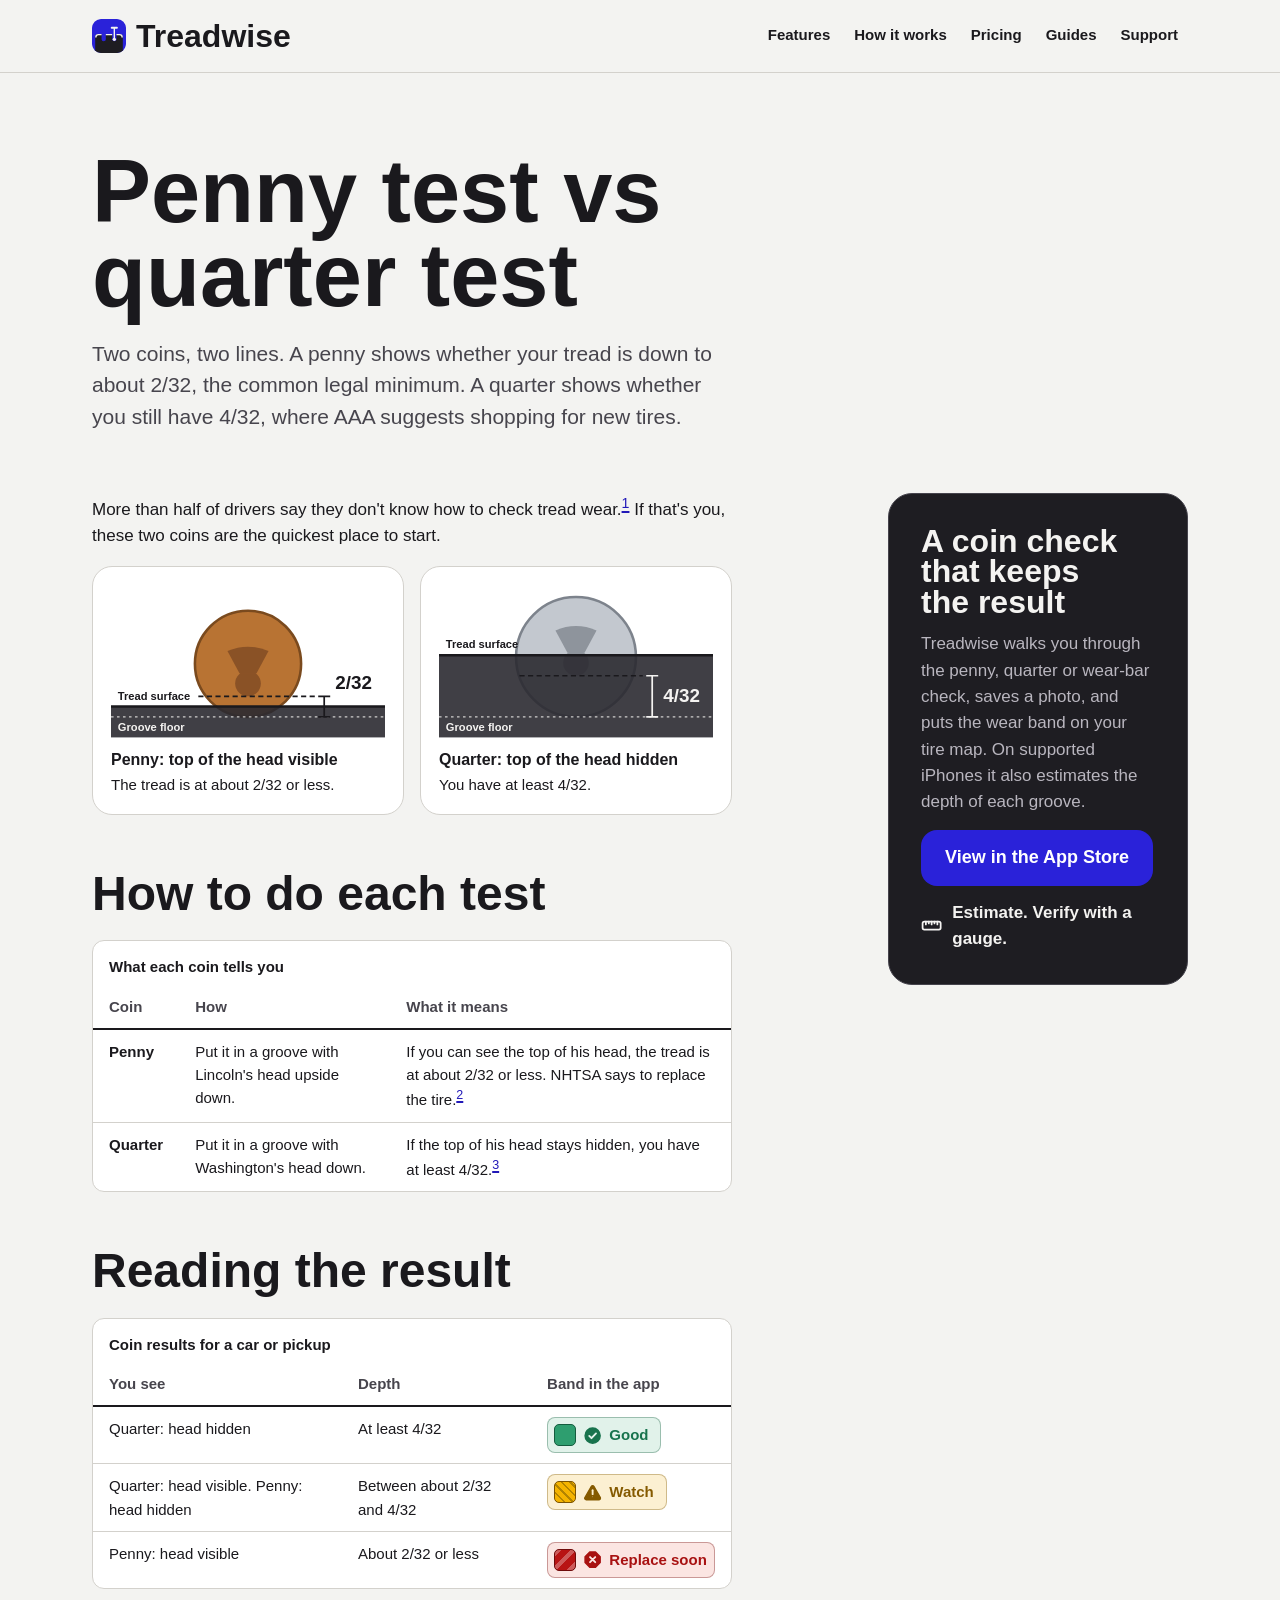
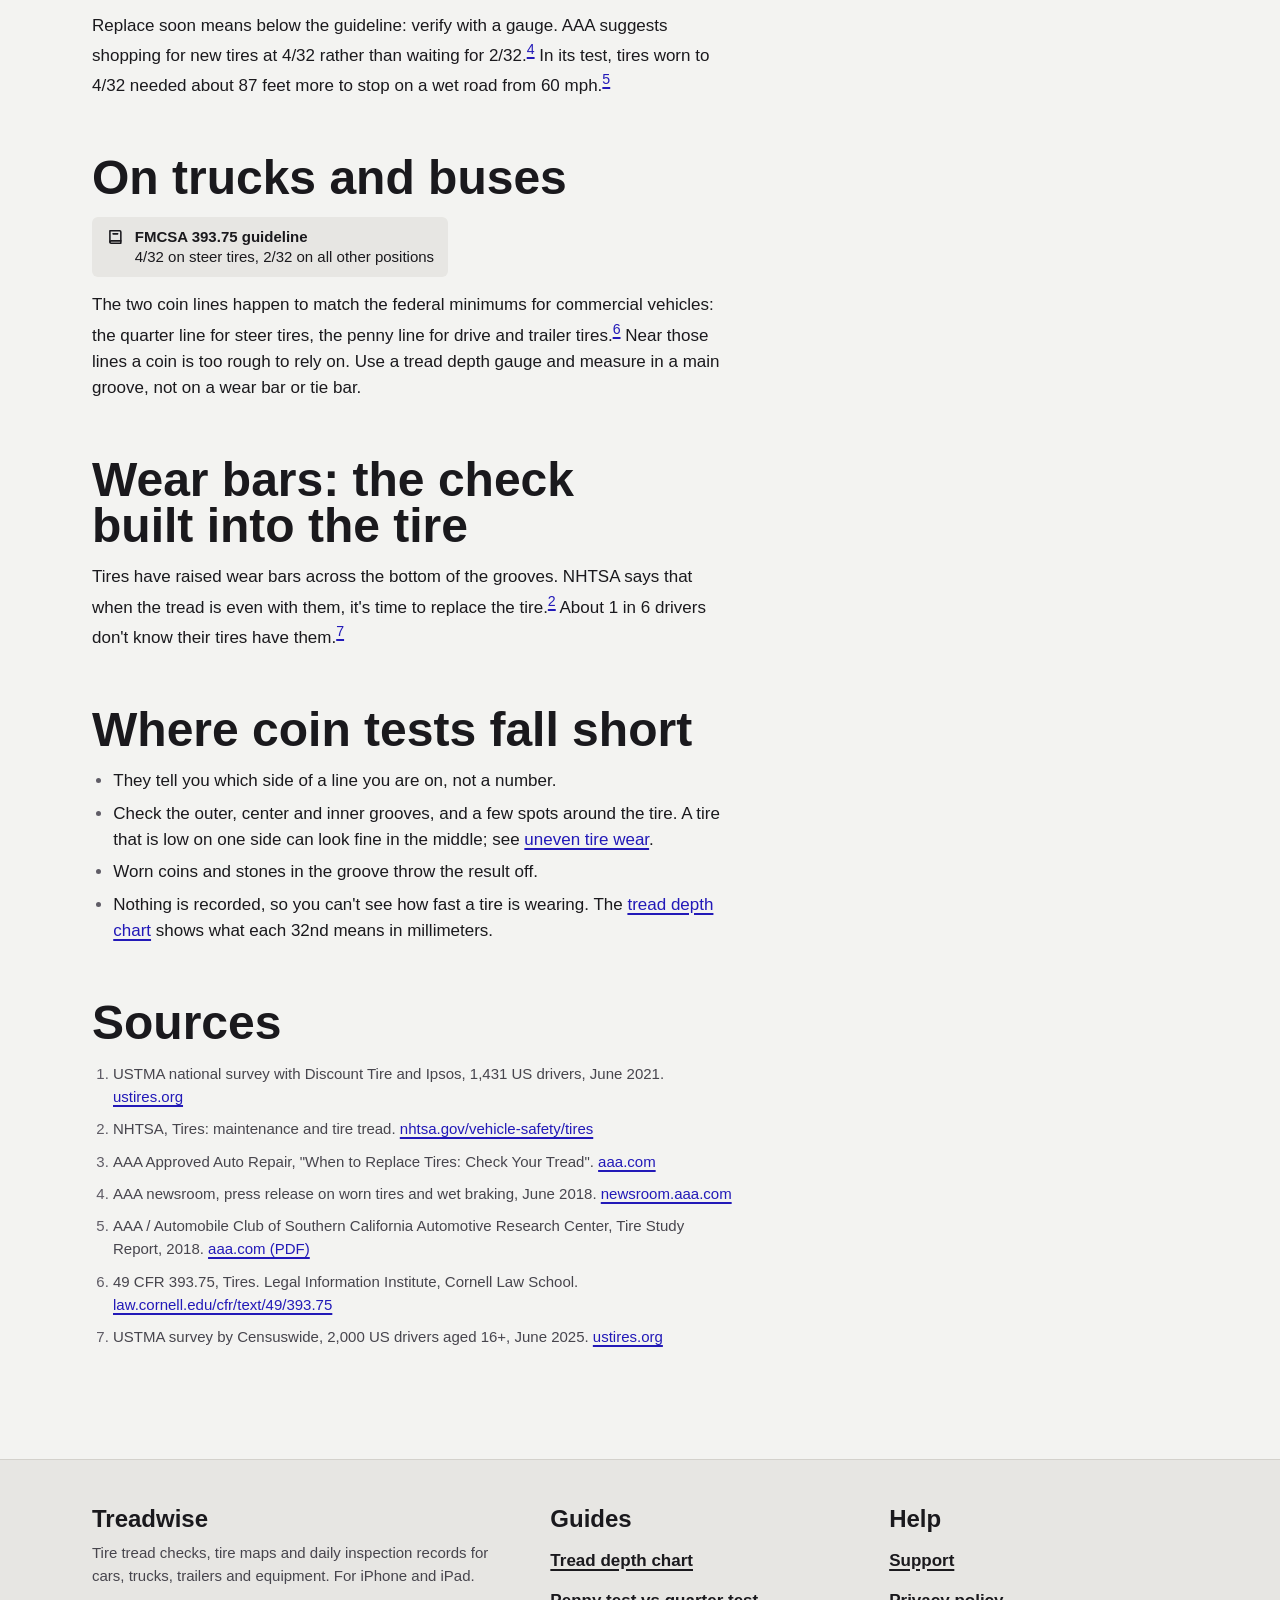
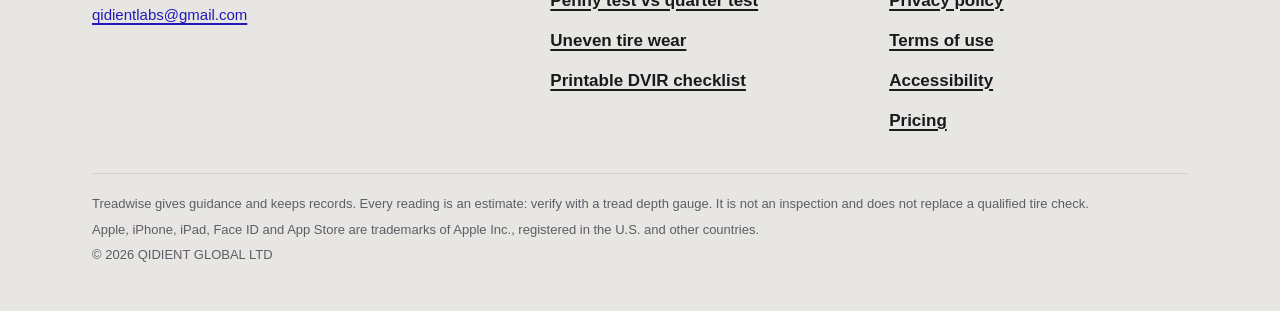
<file: penny-vs-quarter.html>
<!doctype html>
<html lang="en-US">
<head>
<title>Penny test vs quarter test: what your tread depth means</title>
<meta name="description" content="How the penny test (about 2/32) and the quarter test (4/32) work, what each result means for cars and trucks, where wear bars fit in, and when to use a gauge. With sources.">
<meta charset="utf-8">
<meta name="viewport" content="width=device-width, initial-scale=1">
<meta name="color-scheme" content="light dark">
<meta name="theme-color" content="#F3F3F1" media="(prefers-color-scheme: light)">
<meta name="theme-color" content="#111013" media="(prefers-color-scheme: dark)">
<meta name="format-detection" content="telephone=no">

<meta name="apple-itunes-app" content="app-id=6839294842">

<meta name="robots" content="noindex, nofollow">

<meta property="og:type" content="website">
<meta property="og:site_name" content="Treadwise">
<meta property="og:title" content="Penny test vs quarter test: what your tread depth means">
<meta property="og:description" content="How the penny test (about 2/32) and the quarter test (4/32) work, what each result means for cars and trucks, where wear bars fit in, and when to use a gauge. With sources.">

<link rel="canonical" href="https://jerryjrdev.github.io/tiretreadscanner/penny-vs-quarter.html">
<meta property="og:url" content="https://jerryjrdev.github.io/tiretreadscanner/penny-vs-quarter.html">
<meta property="og:image" content="https://jerryjrdev.github.io/tiretreadscanner/assets/app-icon-1024.png">

<link rel="icon" href="favicon.svg" type="image/svg+xml">
<link rel="apple-touch-icon" href="assets/app-icon-1024.png">
<link rel="stylesheet" href="style.css">
<script src="site.js" defer></script>
</head>
<body>
<a class="skip-link" href="#main">Skip to content</a>
<svg width="0" height="0" style="position:absolute" aria-hidden="true" focusable="false">
  <defs>
    <pattern id="p-watch" width="6" height="6" patternUnits="userSpaceOnUse" patternTransform="rotate(45)">
      <rect width="6" height="6" style="fill:var(--watch-fill)"/>
      <rect width="1.6" height="6" style="fill:var(--watch-on);opacity:.3"/>
    </pattern>
    <pattern id="p-replace" width="11" height="11" patternUnits="userSpaceOnUse" patternTransform="rotate(135)">
      <rect width="11" height="11" style="fill:var(--replace-fill)"/>
      <rect width="4.5" height="11" fill="#FFFFFF" opacity=".3"/>
    </pattern>
    <pattern id="p-watch-slab" width="6" height="6" patternUnits="userSpaceOnUse" patternTransform="rotate(45)">
      <rect width="6" height="6" fill="#FFBF2E"/>
      <rect width="1.6" height="6" fill="#1C1300" opacity=".3"/>
    </pattern>

    <symbol id="i-good" viewBox="0 0 24 24"><circle cx="12" cy="12" r="10.5" fill="currentColor"/><path d="M7.3 12.4l3.1 3.1 6.3-6.6" fill="none" stroke="var(--knock, #fff)" stroke-width="2.6" stroke-linecap="round" stroke-linejoin="round"/></symbol>
    <symbol id="i-watch" viewBox="0 0 24 24"><path d="M10.3 3.2a2 2 0 0 1 3.4 0l9 15.6a2 2 0 0 1-1.7 3H3a2 2 0 0 1-1.7-3z" fill="currentColor"/><path d="M12 8.6v5.6" stroke="var(--knock, #fff)" stroke-width="2.6" stroke-linecap="round"/><circle cx="12" cy="17.9" r="1.5" fill="var(--knock, #fff)"/></symbol>
    <symbol id="i-replace" viewBox="0 0 24 24"><path d="M8 1.5h8l6.5 6.5v8L16 22.5H8L1.5 16V8z" fill="currentColor"/><path d="M8.4 8.4l7.2 7.2M15.6 8.4l-7.2 7.2" stroke="var(--knock, #fff)" stroke-width="2.6" stroke-linecap="round"/></symbol>
    <symbol id="i-stale" viewBox="0 0 24 24"><circle cx="12" cy="12" r="9.5" fill="none" stroke="currentColor" stroke-width="2.2"/><path d="M12 6.8V12l3.6 2.2" fill="none" stroke="currentColor" stroke-width="2.2" stroke-linecap="round" stroke-linejoin="round"/></symbol>

    <symbol id="i-ruler" viewBox="0 0 24 24"><rect x="1.8" y="7.5" width="20.4" height="9" rx="2"/><path d="M5.5 7.5v3.2M8.8 7.5v2M12 7.5v3.2M15.2 7.5v2M18.5 7.5v3.2"/></symbol>
    <symbol id="i-info" viewBox="0 0 24 24"><circle cx="12" cy="12" r="9.5"/><path d="M12 11v6"/><circle cx="12" cy="7.6" r=".6" fill="currentColor"/></symbol>
    <symbol id="i-book" viewBox="0 0 24 24"><path d="M5 3.5h12.5a1.5 1.5 0 0 1 1.5 1.5v14.5H6.5A1.5 1.5 0 0 1 5 18z"/><path d="M5 18a1.5 1.5 0 0 1 1.5-1.5H19M9 7.5h6"/></symbol>
    <symbol id="i-depth" viewBox="0 0 24 24"><rect x="6" y="1.8" width="12" height="20.4" rx="2.6"/><circle cx="10" cy="5" r=".5" fill="currentColor"/><circle cx="12" cy="5" r=".5" fill="currentColor"/><circle cx="14" cy="5" r=".5" fill="currentColor"/><path d="M9 14.5q3 2.5 6 0M9 11.5q3 2.5 6 0" /></symbol>
    <symbol id="i-lidar" viewBox="0 0 24 24"><rect x="5" y="1.8" width="14" height="20.4" rx="2.6"/><rect x="7.5" y="4.3" width="8" height="8" rx="2"/><circle cx="10" cy="6.8" r="1.1"/><circle cx="10" cy="9.9" r="1.1"/><circle cx="13.2" cy="8.3" r=".6" fill="currentColor"/></symbol>
    <symbol id="i-coin" viewBox="0 0 24 24"><circle cx="12" cy="12" r="9.5"/><path d="M15 9.2a3.6 3.6 0 1 0 0 5.6M12.6 6.6v10.8"/></symbol>
    <symbol id="i-car" viewBox="0 0 24 24"><path d="M3 15.5v-3.2l2-5A2 2 0 0 1 6.9 6h10.2a2 2 0 0 1 1.9 1.3l2 5v3.2a1 1 0 0 1-1 1H4a1 1 0 0 1-1-1zM3.5 12h17"/><path d="M5.5 16.5v2M18.5 16.5v2"/></symbol>
    <symbol id="i-truck" viewBox="0 0 24 24"><path d="M1.8 5.5h11v10.5h-11zM12.8 9h4.6l3.8 3.8V16h-8.4"/><circle cx="6" cy="17.6" r="2"/><circle cx="17" cy="17.6" r="2"/></symbol>
    <symbol id="i-map" viewBox="0 0 24 24"><rect x="3" y="2.5" width="4.5" height="7" rx="1.2"/><rect x="16.5" y="2.5" width="4.5" height="7" rx="1.2"/><rect x="3" y="14.5" width="4.5" height="7" rx="1.2"/><rect x="16.5" y="14.5" width="4.5" height="7" rx="1.2"/><path d="M7.5 6h9M7.5 18h9M12 6v12"/></symbol>
    <symbol id="i-doc" viewBox="0 0 24 24"><path d="M6 2.5h8l4.5 4.5v13a1.5 1.5 0 0 1-1.5 1.5H6A1.5 1.5 0 0 1 4.5 20V4A1.5 1.5 0 0 1 6 2.5z"/><path d="M14 2.5V7h4.5M8 12h8M8 16h5"/></symbol>
    <symbol id="i-sign" viewBox="0 0 24 24"><path d="M3 14.5c2-4 3.5-7 5-7 2.2 0-1.8 9 1 9 1.8 0 2.5-3 4-3 1.2 0 1 2 2.5 2 1 0 2-1 3-2"/><path d="M3 20.5h18"/></symbol>
    <symbol id="i-leak" viewBox="0 0 24 24"><path d="M12 2.5s-6.5 7.2-6.5 11.8a6.5 6.5 0 0 0 13 0C18.5 9.7 12 2.5 12 2.5z"/><path d="M12 10v4.2"/><circle cx="12" cy="17.2" r=".6" fill="currentColor"/></symbol>
    <symbol id="i-seal" viewBox="0 0 24 24"><path d="M12 1.8l2.6 1.9 3.2-.1 1 3 2.6 1.9-1 3 1 3-2.6 1.9-1 3-3.2-.1L12 22.2l-2.6-1.9-3.2.1-1-3-2.6-1.9 1-3-1-3 2.6-1.9 1-3 3.2.1z"/><path d="M8.2 12.2l2.6 2.6 5-5.2"/></symbol>
    <symbol id="i-chart" viewBox="0 0 24 24"><path d="M3 3v18h18"/><path d="M6.5 8l4 2.5 3.5-1 5 6"/><path d="M6.5 17h14" stroke-dasharray="2 2"/></symbol>
    <symbol id="i-bell" viewBox="0 0 24 24"><path d="M6 16.5V11a6 6 0 0 1 12 0v5.5l1.5 2h-15zM10 21h4"/></symbol>
    <symbol id="i-camera" viewBox="0 0 24 24"><path d="M3 7.5h3.5L8.3 5h7.4l1.8 2.5H21a1 1 0 0 1 1 1V19a1 1 0 0 1-1 1H3a1 1 0 0 1-1-1V8.5a1 1 0 0 1 1-1z"/><circle cx="12" cy="13.2" r="3.8"/></symbol>
    <symbol id="i-cloud" viewBox="0 0 24 24"><path d="M7 19.5h10.5a4.5 4.5 0 0 0 .6-9 6 6 0 0 0-11.6 1.4A3.8 3.8 0 0 0 7 19.5z"/></symbol>
    <symbol id="i-lock" viewBox="0 0 24 24"><rect x="4.5" y="10.5" width="15" height="11" rx="2"/><path d="M8 10.5V7.5a4 4 0 0 1 8 0v3"/></symbol>
    <symbol id="i-noperson" viewBox="0 0 24 24"><circle cx="12" cy="8" r="4"/><path d="M4.5 21a7.5 7.5 0 0 1 15 0M3 3l18 18"/></symbol>
    <symbol id="i-trash" viewBox="0 0 24 24"><path d="M3.5 6h17M9 6V3.8h6V6M6 6l1 15h10l1-15M10 10.5v6.5M14 10.5v6.5"/></symbol>
    <symbol id="i-check" viewBox="0 0 24 24"><path d="M4.5 12.5l4.8 4.8L19.5 7"/></symbol>
    <symbol id="i-plus" viewBox="0 0 24 24"><path d="M12 4.5v15M4.5 12h15"/></symbol>
    <symbol id="i-print" viewBox="0 0 24 24"><path d="M6.5 9V2.5h11V9M6.5 17.5H4a1.5 1.5 0 0 1-1.5-1.5v-5.5A1.5 1.5 0 0 1 4 9h16a1.5 1.5 0 0 1 1.5 1.5V16a1.5 1.5 0 0 1-1.5 1.5h-2.5"/><path d="M6.5 14h11v7.5h-11z"/></symbol>
    <symbol id="i-chevron" viewBox="0 0 24 24"><path d="M9 4.5l7.5 7.5L9 19.5"/></symbol>
    <symbol id="i-sound" viewBox="0 0 24 24"><path d="M3 9.5h3.5L11 5.5v13l-4.5-4H3z"/><path d="M14.5 9a4 4 0 0 1 0 6M17.5 6.5a7.5 7.5 0 0 1 0 11"/></symbol>
    <symbol id="i-sun" viewBox="0 0 24 24"><circle cx="12" cy="12" r="4"/><path d="M12 2v2.5M12 19.5V22M2 12h2.5M19.5 12H22M4.9 4.9l1.8 1.8M17.3 17.3l1.8 1.8M4.9 19.1l1.8-1.8M17.3 6.7l1.8-1.8"/></symbol>
    <symbol id="i-mail" viewBox="0 0 24 24"><rect x="2.5" y="5" width="19" height="14" rx="2"/><path d="M3 6.5l9 6.5 9-6.5"/></symbol>
    <symbol id="i-tread" viewBox="0 0 34 14"><path d="M4 0h9L9 14H0zM16 0h9l-4 14h-9zM28 0h6v0L30 14h-6z" fill="currentColor" stroke="none"/></symbol>
  </defs>
</svg>
<header class="site-header">
  <div class="wrap">
    <a class="wordmark" href="index.html" aria-label="Treadwise home">
      <svg viewBox="0 0 64 64" aria-hidden="true" focusable="false">
        <rect width="64" height="64" rx="14" fill="#2A22D9"/>
        <path d="M6 64V34q0-6 6-6h6v10a4 4 0 0 0 8 0V28h12v10a4 4 0 0 0 8 0V28h6q6 0 6 6v30z" fill="#1E1D22"/>
        <g fill="none" stroke="#F4F3F1" stroke-width="2.6"><path d="M7.3 35v-1q0-4.7 4.7-4.7h6M26 29.3h12M46 29.3h6q4.7 0 4.7 4.7v1"/></g>
        <g stroke="#F4F3F1" stroke-linecap="round"><path d="M37 16.5h10" stroke-width="3.4"/><path d="M42 17v20" stroke-width="2.6"/></g>
        <circle cx="42" cy="38.2" r="3.1" fill="#F4F3F1"/>
      </svg>
      <span>Treadwise</span>
    </a>
    <nav class="site-nav" aria-label="Main">
      <ul>
        <li><a href="index.html#features">Features</a></li>
        <li><a href="index.html#how">How it works</a></li>
        <li><a href="index.html#pricing">Pricing</a></li>
        <li><a href="index.html#guides">Guides</a></li>
        <li><a href="support.html">Support</a></li>
      </ul>
    </nav>
  </div>
</header>
<main id="main">
  <div class="wrap">
    <header class="page-head">
      <h1>Penny test vs quarter test</h1>
      <p class="lede">Two coins, two lines. A penny shows whether your tread is down to about 2/32, the common legal minimum. A quarter shows whether you still have 4/32, where AAA suggests shopping for new tires.</p>
    </header>
    <div class="article-grid">
      <article class="prose">
        <p>More than half of drivers say they don't know how to check tread wear.<sup><a href="#src-ustma21">1</a></sup> If that's you, these two coins are the quickest place to start.</p>

        <div class="diagram-pair">
          <figure class="diagram">
            <svg viewBox="0 72 320 178" role="img" aria-labelledby="penny-cap">
              <circle cx="160" cy="164" r="62" fill="#B87333" stroke="#7A4A1E" stroke-width="3"/>
              <circle cx="160" cy="187" r="15" fill="#8A5226"/>
              <path d="M150 175h20l14 -26q-24 -10 -48 0z" fill="#8A5226"/>
              <rect x="0" y="214" width="320" height="36" style="fill:var(--tread-body)" opacity=".9"/>
              <path d="M0 214h320" style="stroke:var(--ink1)" stroke-width="3"/>
              <path d="M0 226h320" stroke="#F4F3F1" stroke-width="1.5" stroke-dasharray="3 4" opacity=".8"/>
              <path d="M102 202h136" style="stroke:var(--ink1)" stroke-width="2" stroke-dasharray="6 4"/>
              <path d="M242 202h14M242 226h14M249 202v24" stroke="#F4F3F1" stroke-width="2" style="stroke:var(--ink1)"/>
              <text class="svg-tag" x="262" y="194" style="fill:var(--ink1)">2/32</text>
              <text class="svg-label" x="8" y="206" style="fill:var(--ink1)">Tread surface</text>
              <text class="svg-label" x="8" y="242" fill="#F4F3F1">Groove floor</text>
            </svg>
            <figcaption id="penny-cap"><b>Penny: top of the head visible</b>The tread is at about 2/32 or less.</figcaption>
          </figure>
          <figure class="diagram">
            <svg viewBox="0 72 320 178" role="img" aria-labelledby="quarter-cap">
              <circle cx="160" cy="156" r="70" fill="#C3C8CF" stroke="#7D838C" stroke-width="3"/>
              <circle cx="160" cy="163" r="15" fill="#8E949C"/>
              <path d="M150 151h20l14 -26q-24 -10 -48 0z" fill="#8E949C"/>
              <rect x="0" y="154" width="320" height="96" style="fill:var(--tread-body)" opacity=".9"/>
              <path d="M0 154h320" style="stroke:var(--ink1)" stroke-width="3"/>
              <path d="M0 226h320" stroke="#F4F3F1" stroke-width="1.5" stroke-dasharray="3 4" opacity=".8"/>
              <path d="M94 178h144" style="stroke:var(--ink1)" stroke-width="2" stroke-dasharray="6 4"/>
              <path d="M242 178h14M242 226h14M249 178v48" stroke="#F4F3F1" stroke-width="2" style="stroke:#F4F3F1"/>
              <text class="svg-tag" x="262" y="209" style="fill:#F4F3F1">4/32</text>
              <text class="svg-label" x="8" y="146" style="fill:var(--ink1)">Tread surface</text>
              <text class="svg-label" x="8" y="242" fill="#F4F3F1">Groove floor</text>
            </svg>
            <figcaption id="quarter-cap"><b>Quarter: top of the head hidden</b>You have at least 4/32.</figcaption>
          </figure>
        </div>

        <h2>How to do each test</h2>
        <div class="table-wrap">
          <table>
            <caption>What each coin tells you</caption>
            <thead><tr><th scope="col">Coin</th><th scope="col">How</th><th scope="col">What it means</th></tr></thead>
            <tbody>
              <tr><th scope="row">Penny</th><td>Put it in a groove with Lincoln's head upside down.</td><td>If you can see the top of his head, the tread is at about 2/32 or less. NHTSA says to replace the tire.<sup><a href="#src-nhtsa">2</a></sup></td></tr>
              <tr><th scope="row">Quarter</th><td>Put it in a groove with Washington's head down.</td><td>If the top of his head stays hidden, you have at least 4/32.<sup><a href="#src-aaa-repair">3</a></sup></td></tr>
            </tbody>
          </table>
        </div>

        <h2>Reading the result</h2>
        <div class="table-wrap">
          <table>
            <caption>Coin results for a car or pickup</caption>
            <thead><tr><th scope="col">You see</th><th scope="col">Depth</th><th scope="col">Band in the app</th></tr></thead>
            <tbody>
              <tr><td>Quarter: head hidden</td><td>At least 4/32</td><td><span class="chip good"><span class="swatch"></span><svg class="icon" aria-hidden="true"><use href="#i-good"/></svg>Good</span></td></tr>
              <tr><td>Quarter: head visible. Penny: head hidden</td><td>Between about 2/32 and 4/32</td><td><span class="chip watch"><span class="swatch"></span><svg class="icon" aria-hidden="true"><use href="#i-watch"/></svg>Watch</span></td></tr>
              <tr><td>Penny: head visible</td><td>About 2/32 or less</td><td><span class="chip replace"><span class="swatch"></span><svg class="icon" aria-hidden="true"><use href="#i-replace"/></svg>Replace soon</span></td></tr>
            </tbody>
          </table>
        </div>
        <p>Replace soon means below the guideline: verify with a gauge. AAA suggests shopping for new tires at 4/32 rather than waiting for 2/32.<sup><a href="#src-aaa">4</a></sup> In its test, tires worn to 4/32 needed about 87 feet more to stop on a wet road from 60 mph.<sup><a href="#src-aaa-report">5</a></sup></p>

        <h2>On trucks and buses</h2>
        <p class="guideline-badge"><svg class="icon" aria-hidden="true"><use href="#i-book"/></svg><span><b>FMCSA 393.75 guideline</b>4/32 on steer tires, 2/32 on all other positions</span></p>
        <p>The two coin lines happen to match the federal minimums for commercial vehicles: the quarter line for steer tires, the penny line for drive and trailer tires.<sup><a href="#src-393">6</a></sup> Near those lines a coin is too rough to rely on. Use a tread depth gauge and measure in a main groove, not on a wear bar or tie bar.</p>

        <h2>Wear bars: the check built into the tire</h2>
        <p>Tires have raised wear bars across the bottom of the grooves. NHTSA says that when the tread is even with them, it's time to replace the tire.<sup><a href="#src-nhtsa">2</a></sup> About 1 in 6 drivers don't know their tires have them.<sup><a href="#src-ustma25">7</a></sup></p>

        <h2>Where coin tests fall short</h2>
        <ul>
          <li>They tell you which side of a line you are on, not a number.</li>
          <li>Check the outer, center and inner grooves, and a few spots around the tire. A tire that is low on one side can look fine in the middle; see <a href="uneven-tire-wear.html">uneven tire wear</a>.</li>
          <li>Worn coins and stones in the groove throw the result off.</li>
          <li>Nothing is recorded, so you can't see how fast a tire is wearing. The <a href="tread-depth-chart.html">tread depth chart</a> shows what each 32nd means in millimeters.</li>
        </ul>

        <h2>Sources</h2>
        <ol class="sources">
          <li id="src-ustma21">USTMA national survey with Discount Tire and Ipsos, 1,431 US drivers, June 2021. <a href="https://www.ustires.org/newsroom/ustma-kicks-national-tire-safety-week-drivers-plan-take-summer-road-trips">ustires.org</a></li>
          <li id="src-nhtsa">NHTSA, Tires: maintenance and tire tread. <a href="https://www.nhtsa.gov/vehicle-safety/tires">nhtsa.gov/vehicle-safety/tires</a></li>
          <li id="src-aaa-repair">AAA Approved Auto Repair, "When to Replace Tires: Check Your Tread". <a href="https://www.aaa.com/autorepair/articles/when-to-replace-tires-check-your-tread">aaa.com</a></li>
          <li id="src-aaa">AAA newsroom, press release on worn tires and wet braking, June 2018. <a href="https://newsroom.aaa.com/2018/06/tread-lightly-worn-tires-drivers-risk/">newsroom.aaa.com</a></li>
          <li id="src-aaa-report">AAA / Automobile Club of Southern California Automotive Research Center, Tire Study Report, 2018. <a href="https://www.aaa.com/AAA/common/AAR/files/Tire-Study-Report.pdf">aaa.com (PDF)</a></li>
          <li id="src-393">49 CFR 393.75, Tires. Legal Information Institute, Cornell Law School. <a href="https://www.law.cornell.edu/cfr/text/49/393.75">law.cornell.edu/cfr/text/49/393.75</a></li>
          <li id="src-ustma25">USTMA survey by Censuswide, 2,000 US drivers aged 16+, June 2025. <a href="https://www.ustires.org/newsroom/ustma-kicks-national-tire-safety-week-june-30th-july-4th">ustires.org</a></li>
        </ol>
      </article>
      <aside class="aside">
        <div class="slab cta-card">
          <h2>A coin check that keeps the result</h2>
          <p>Treadwise walks you through the penny, quarter or wear-bar check, saves a photo, and puts the wear band on your tire map. On supported iPhones it also estimates the depth of each groove.</p>
          <div class="actions">
<a class="btn btn-primary" href="https://apps.apple.com/app/id6839294842">View in the App Store</a>
</div>
          <p class="disclaimer" style="color:var(--on-rubber)"><svg class="icon" aria-hidden="true"><use href="#i-ruler"/></svg>Estimate. Verify with a gauge.</p>
        </div>
      </aside>
    </div>
  </div>
</main>
<footer class="site-footer">
  <div class="wrap">
    <div class="footer-grid">
      <div>
        <h2>Treadwise</h2>
        <p class="muted small">Tire tread checks, tire maps and daily inspection records for cars, trucks, trailers and equipment. For iPhone and iPad.</p>
        <p class="small"><a href="mailto:qidientlabs@gmail.com">qidientlabs@gmail.com</a></p>
      </div>
      <nav aria-label="Guides">
        <h2>Guides</h2>
        <ul>
          <li><a href="tread-depth-chart.html">Tread depth chart</a></li>
          <li><a href="penny-vs-quarter.html">Penny test vs quarter test</a></li>
          <li><a href="uneven-tire-wear.html">Uneven tire wear</a></li>
          <li><a href="dvir-checklist.html">Printable DVIR checklist</a></li>
        </ul>
      </nav>
      <nav aria-label="Help and legal">
        <h2>Help</h2>
        <ul>
          <li><a href="support.html">Support</a></li>
          <li><a href="privacy.html">Privacy policy</a></li>
          <li><a href="terms.html">Terms of use</a></li>
          <li><a href="accessibility.html">Accessibility</a></li>
          <li><a href="index.html#pricing">Pricing</a></li>
        </ul>
      </nav>
    </div>
    <div class="footer-legal legal">
      <p>Treadwise gives guidance and keeps records. Every reading is an estimate: verify with a tread depth gauge. It is not an inspection and does not replace a qualified tire check.</p>
      <p>Apple, iPhone, iPad, Face ID and App Store are trademarks of Apple Inc., registered in the U.S. and other countries.</p>
      <p>&copy; 2026 QIDIENT GLOBAL LTD</p>
    </div>
  </div>
</footer>
</body>
</html>
</file>
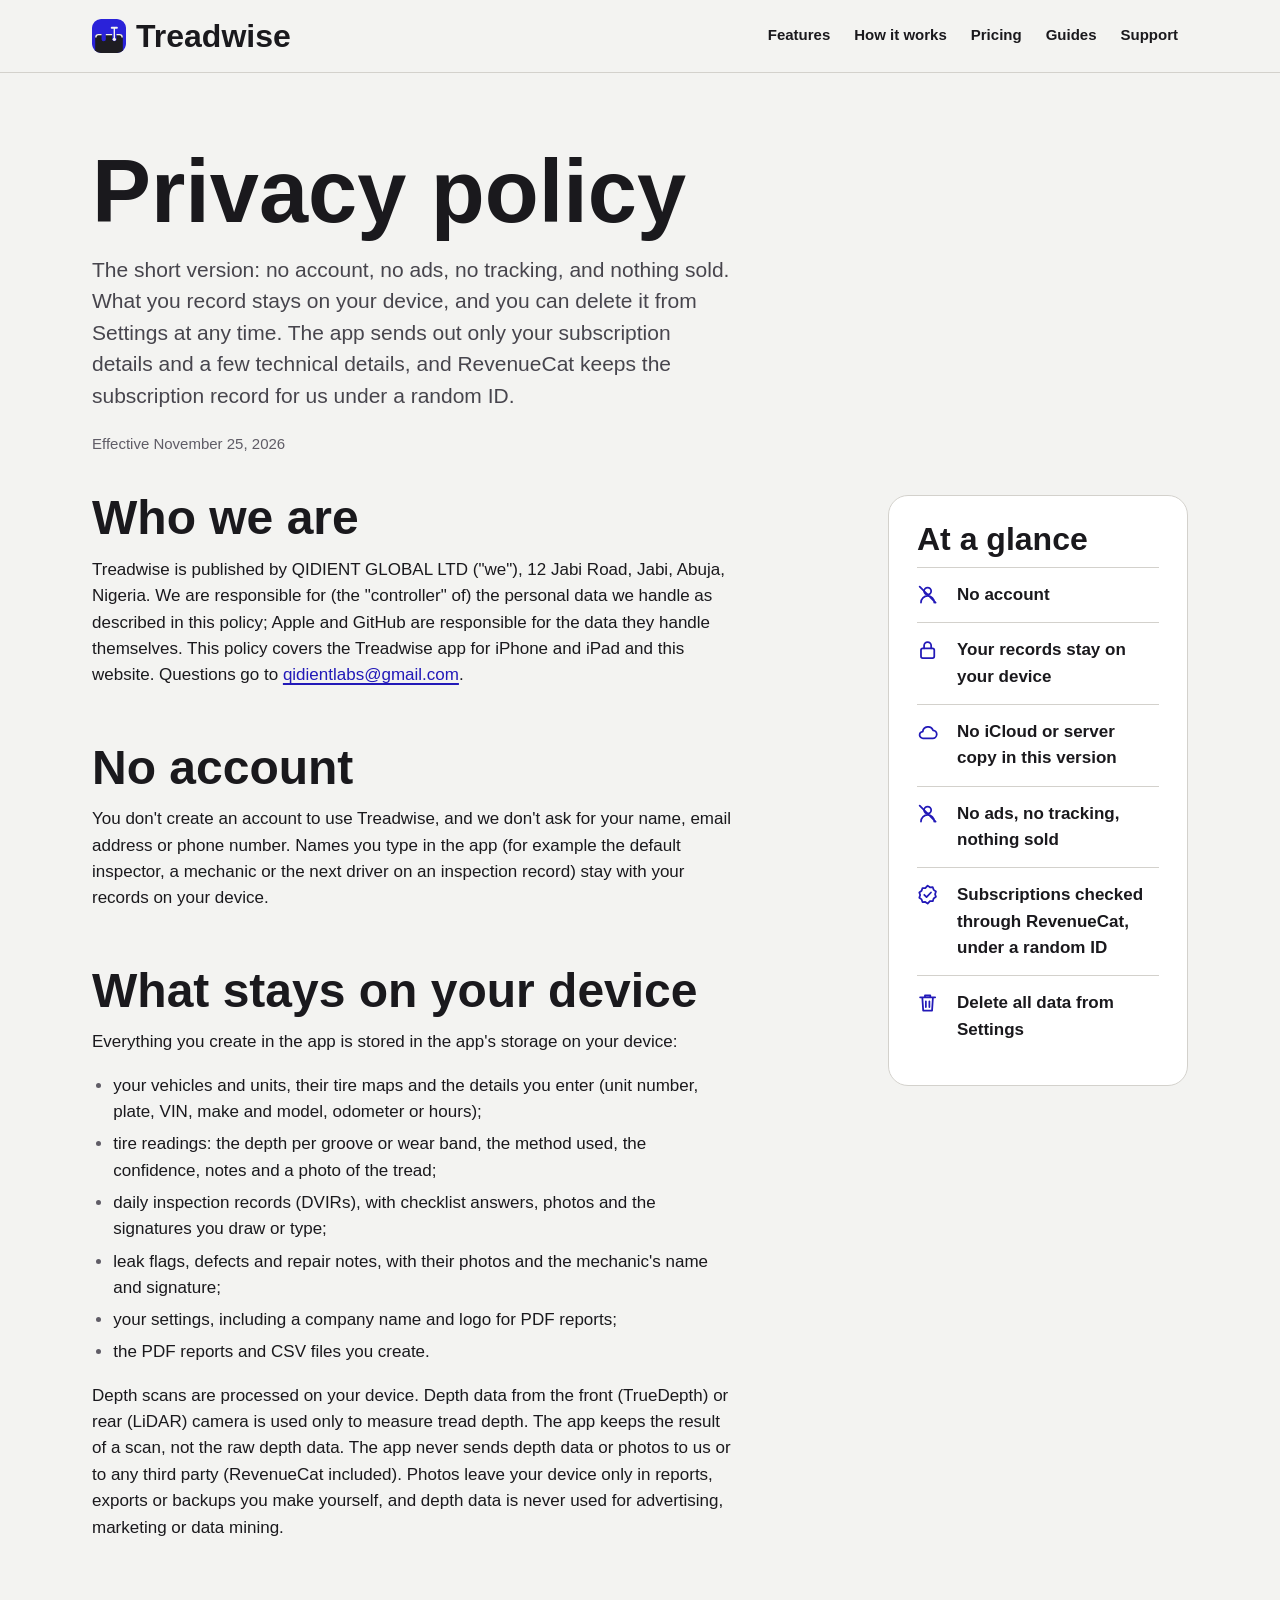
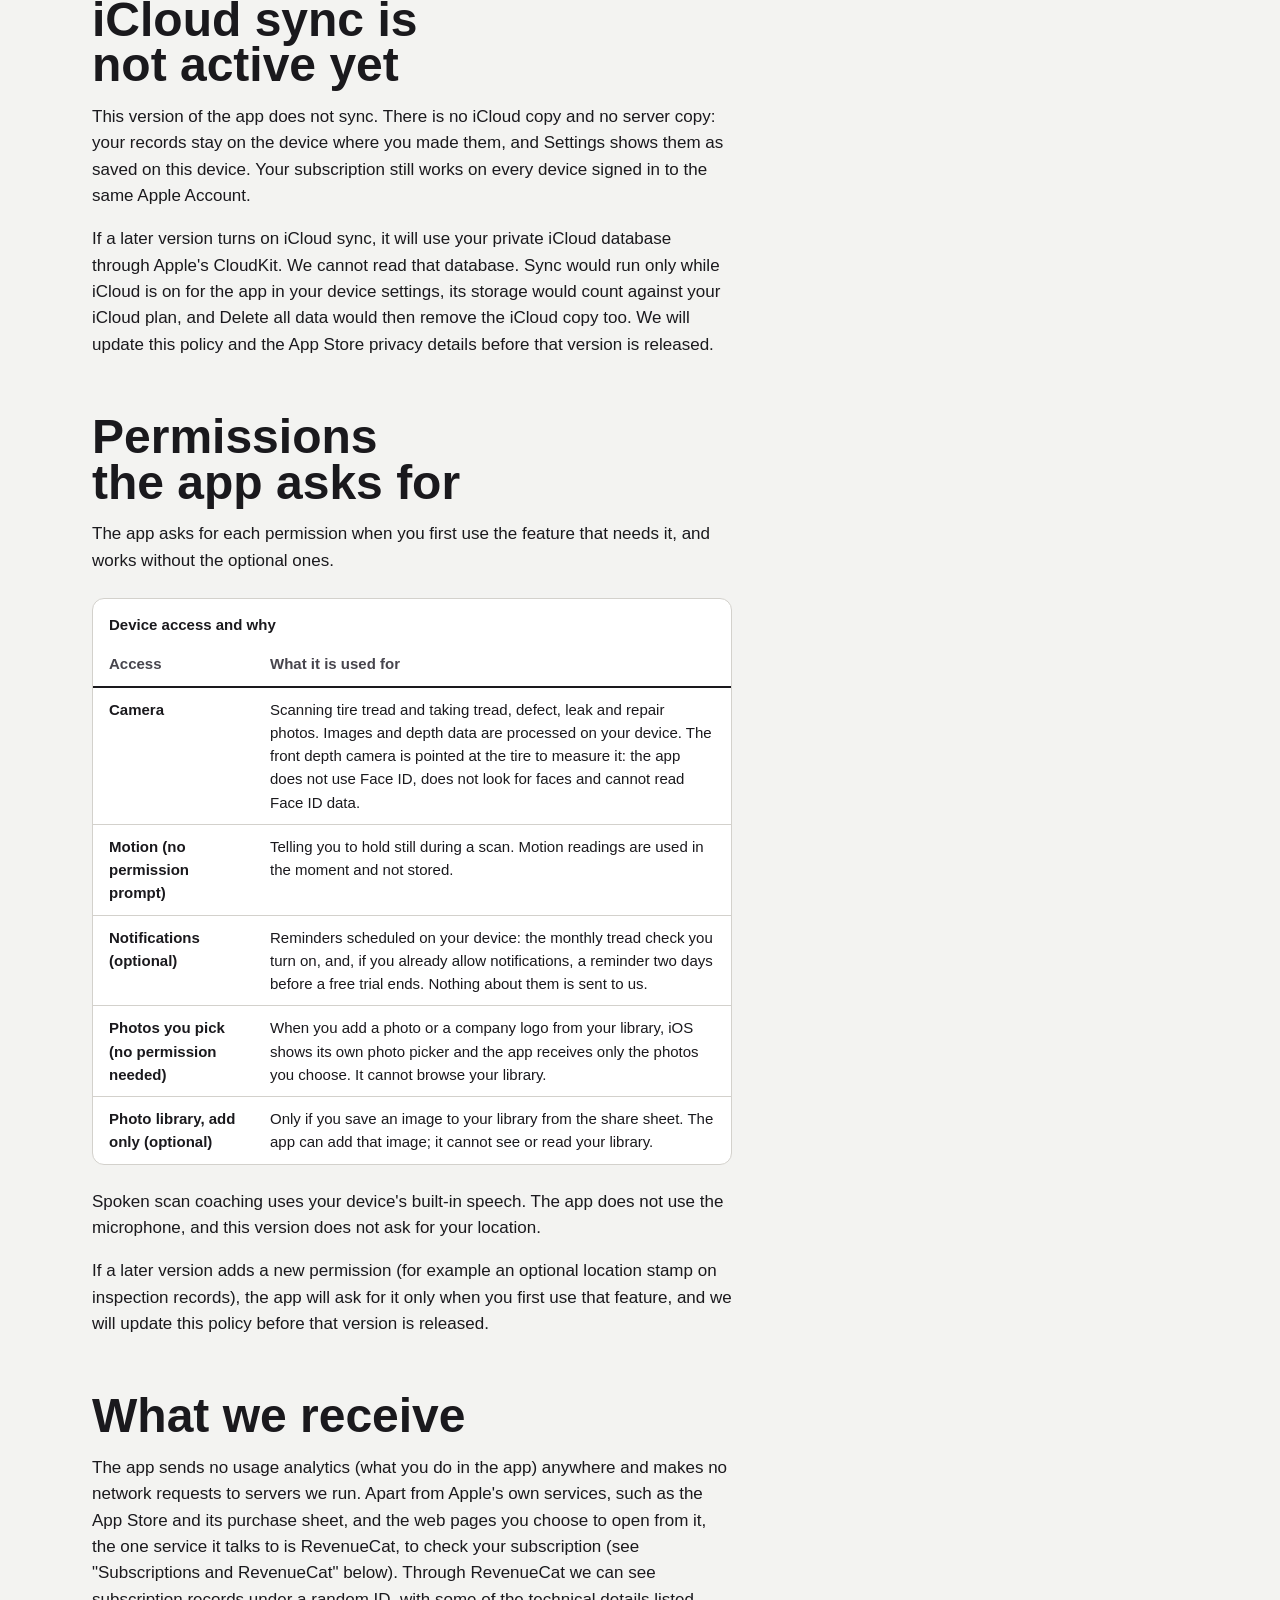
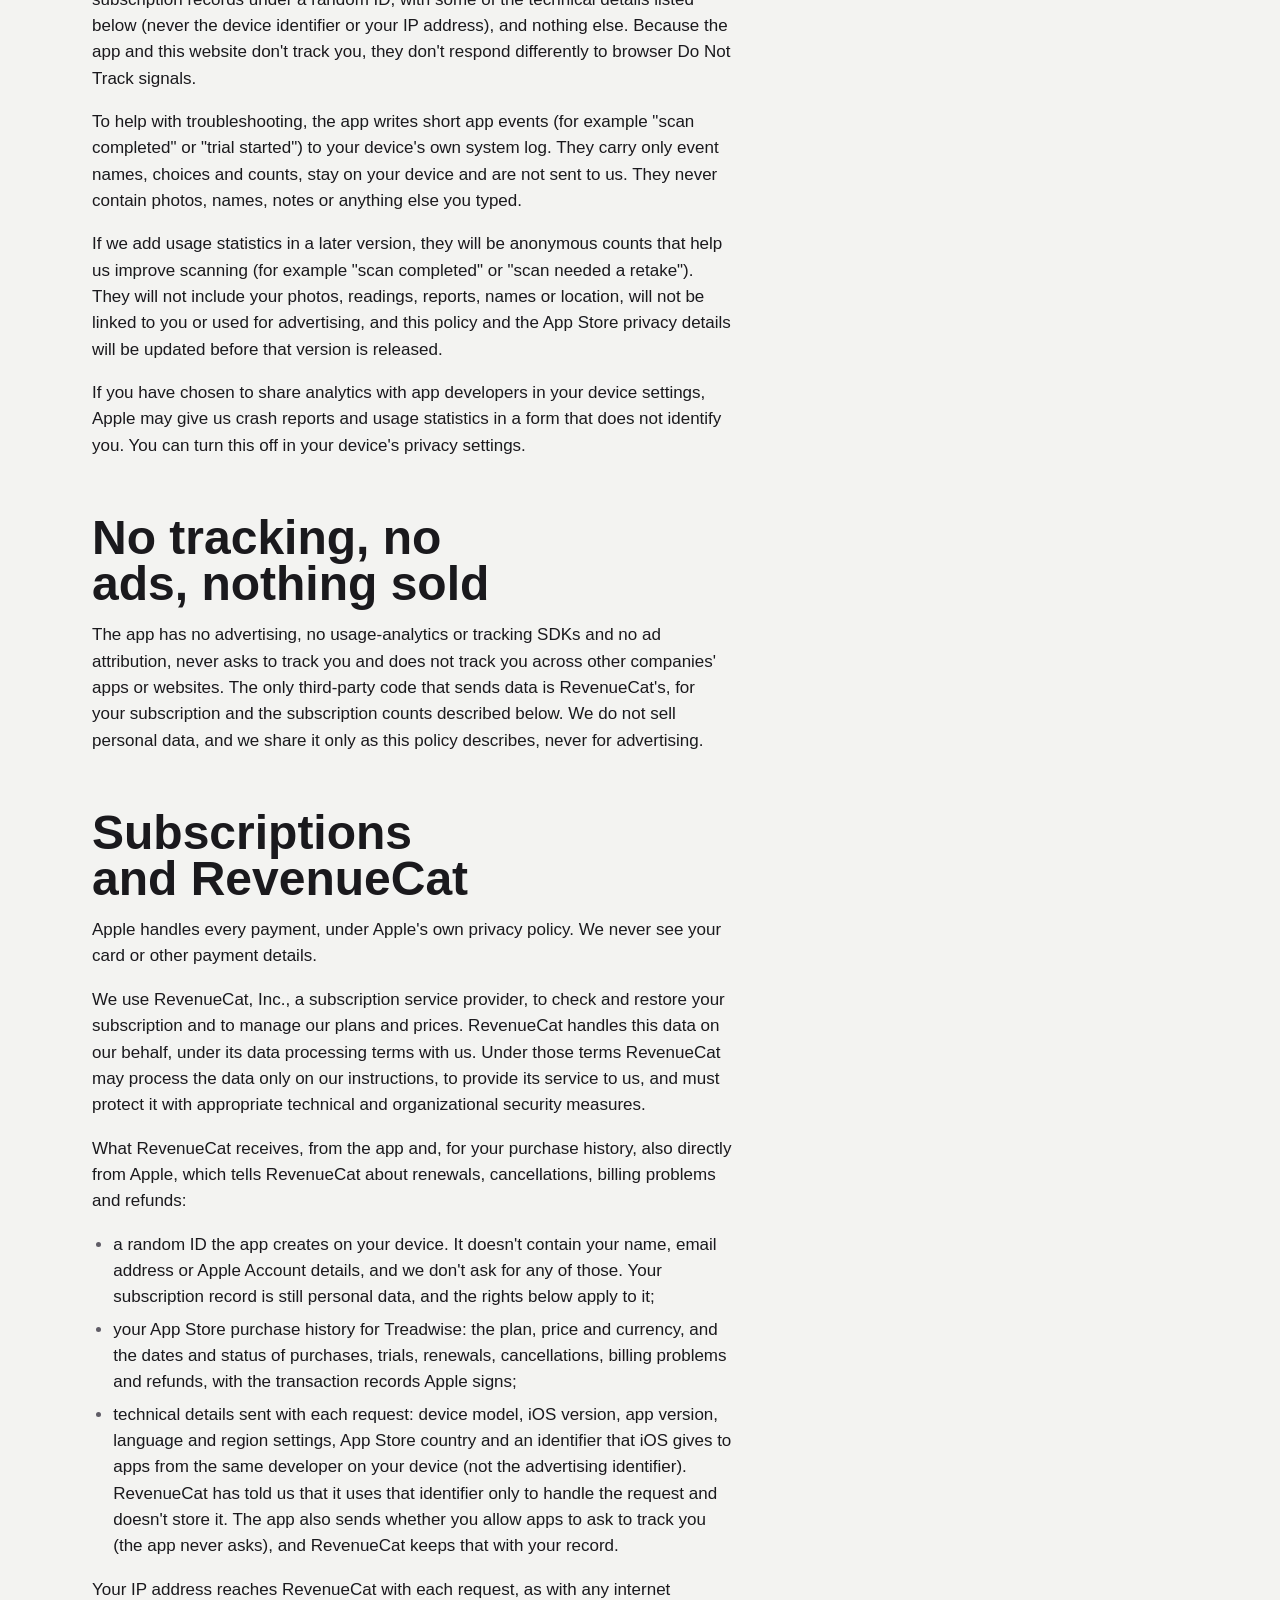
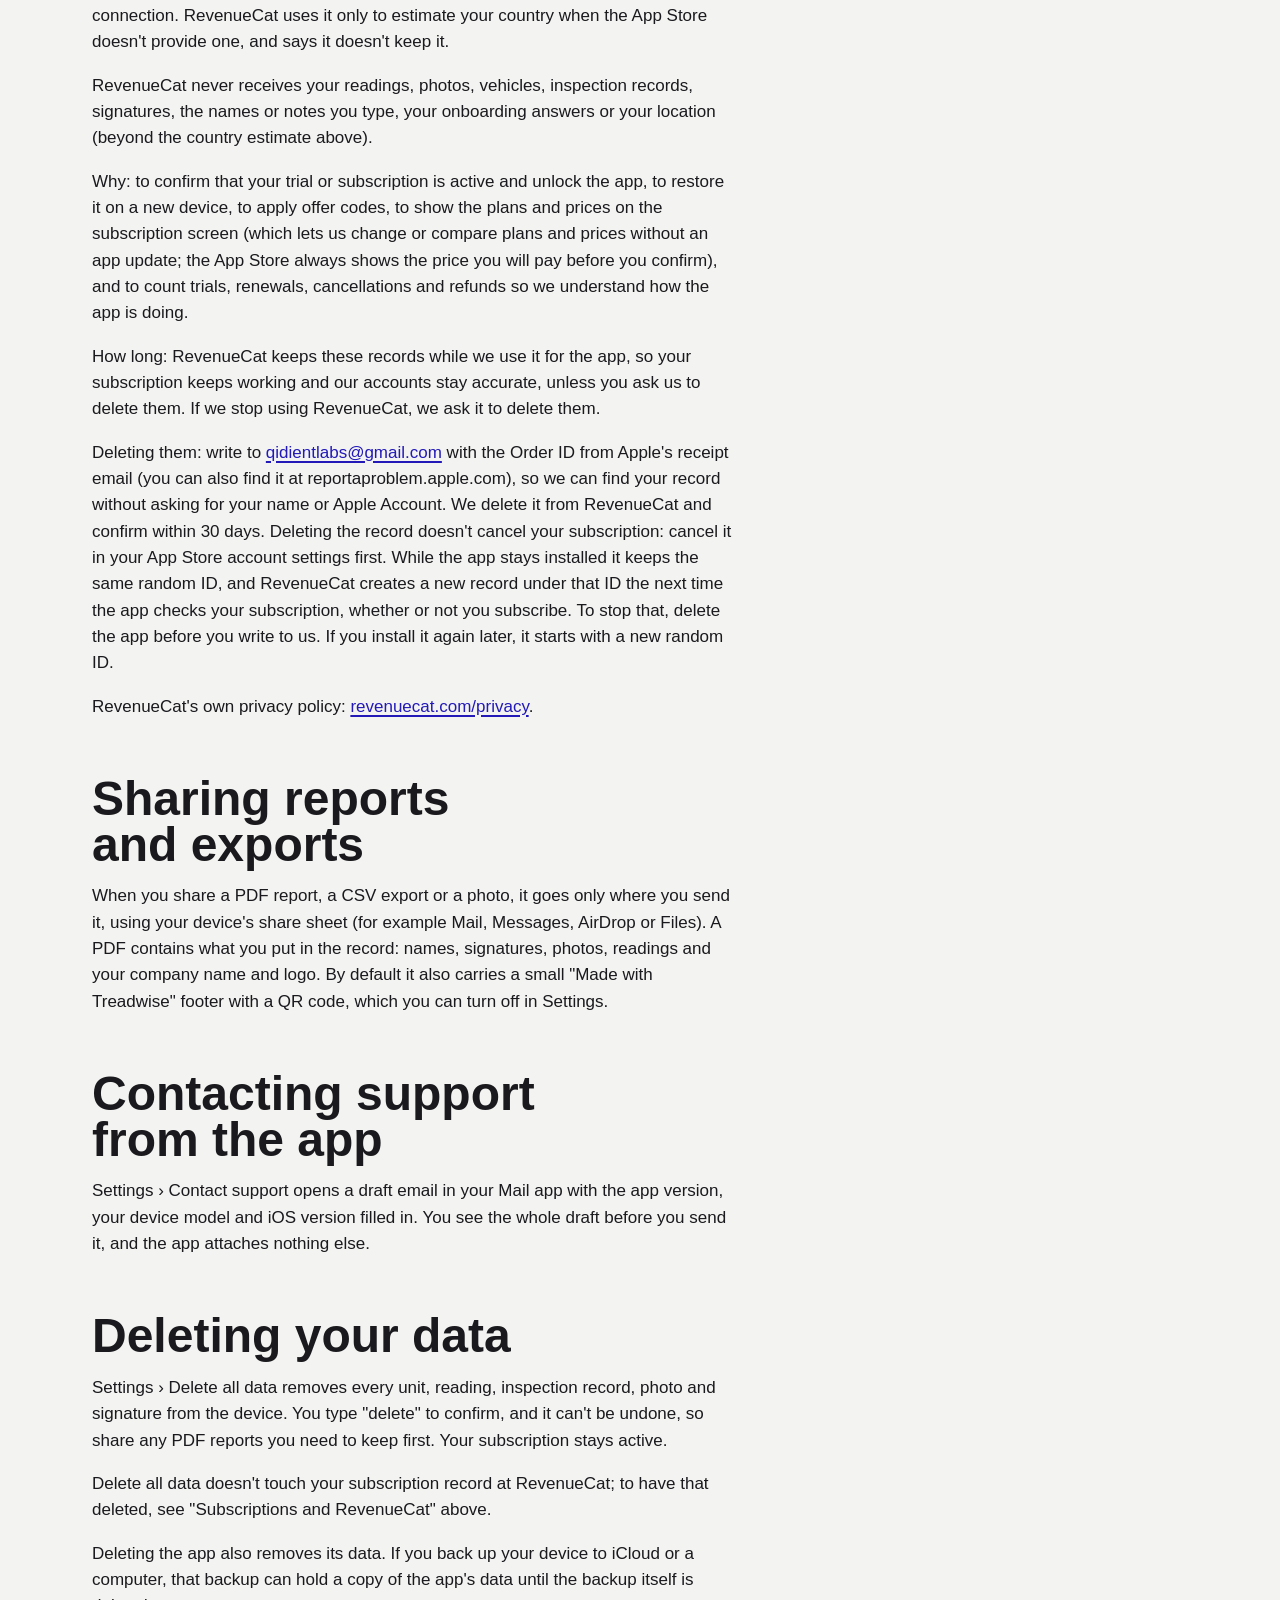
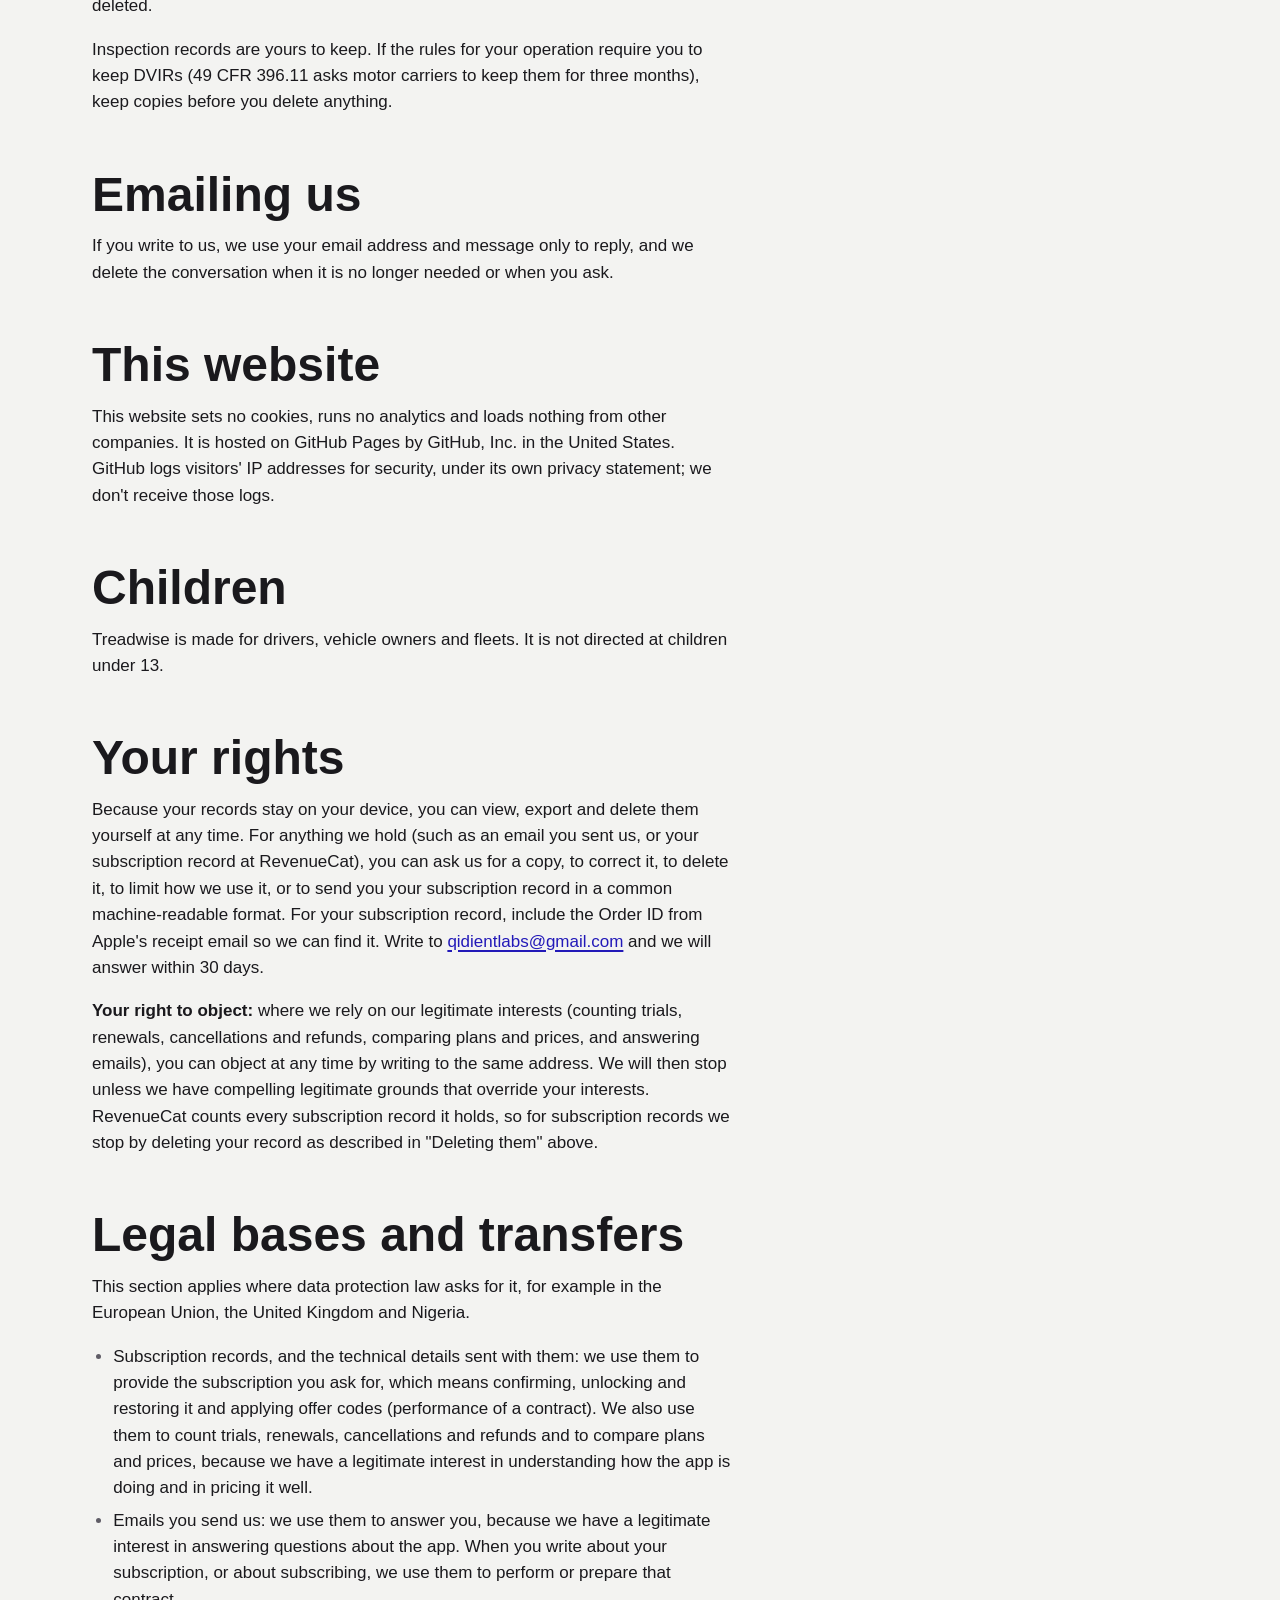
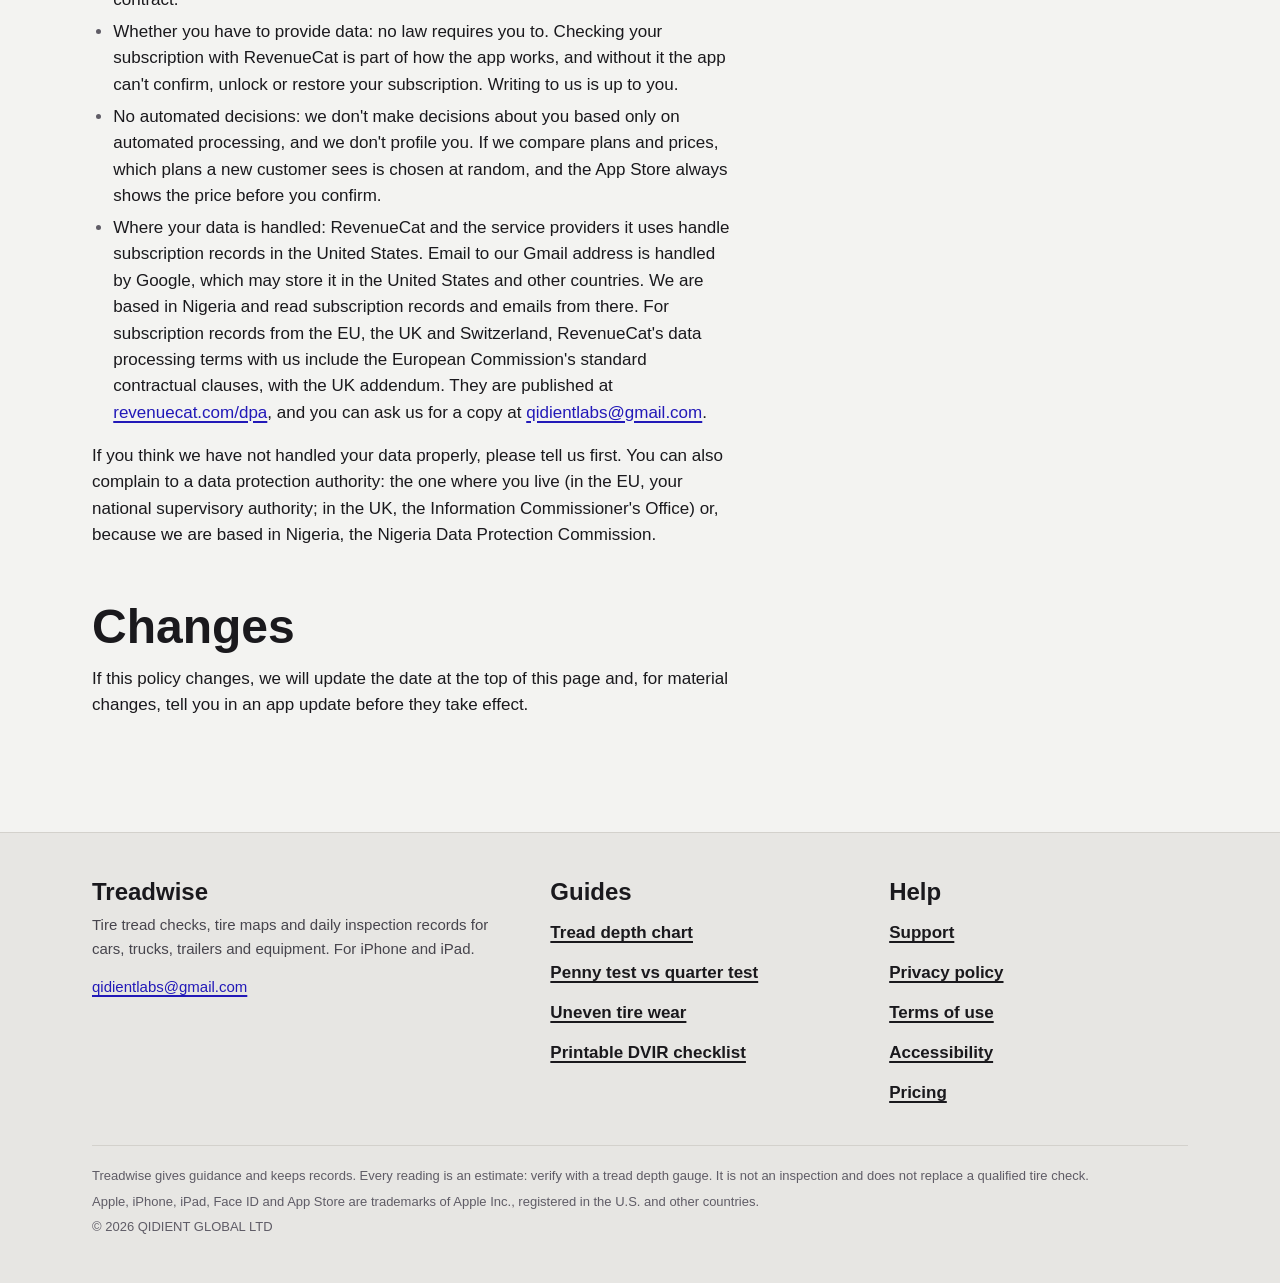
<file: privacy.html>
<!doctype html>
<html lang="en-US">
<head>
<title>Privacy policy: Treadwise</title>
<meta name="description" content="Treadwise has no account, no ads and no tracking. Your readings, photos and inspection records stay on your device, and you can delete them from Settings.">
<meta charset="utf-8">
<meta name="viewport" content="width=device-width, initial-scale=1">
<meta name="color-scheme" content="light dark">
<meta name="theme-color" content="#F3F3F1" media="(prefers-color-scheme: light)">
<meta name="theme-color" content="#111013" media="(prefers-color-scheme: dark)">
<meta name="format-detection" content="telephone=no">

<meta name="apple-itunes-app" content="app-id=6839294842">

<meta name="robots" content="noindex, nofollow">

<meta property="og:type" content="website">
<meta property="og:site_name" content="Treadwise">
<meta property="og:title" content="Privacy policy: Treadwise">
<meta property="og:description" content="Treadwise has no account, no ads and no tracking. Your readings, photos and inspection records stay on your device, and you can delete them from Settings.">

<link rel="canonical" href="https://jerryjrdev.github.io/tiretreadscanner/privacy.html">
<meta property="og:url" content="https://jerryjrdev.github.io/tiretreadscanner/privacy.html">
<meta property="og:image" content="https://jerryjrdev.github.io/tiretreadscanner/assets/app-icon-1024.png">

<link rel="icon" href="favicon.svg" type="image/svg+xml">
<link rel="apple-touch-icon" href="assets/app-icon-1024.png">
<link rel="stylesheet" href="style.css">
<script src="site.js" defer></script>
</head>
<body>
<a class="skip-link" href="#main">Skip to content</a>
<svg width="0" height="0" style="position:absolute" aria-hidden="true" focusable="false">
  <defs>
    <pattern id="p-watch" width="6" height="6" patternUnits="userSpaceOnUse" patternTransform="rotate(45)">
      <rect width="6" height="6" style="fill:var(--watch-fill)"/>
      <rect width="1.6" height="6" style="fill:var(--watch-on);opacity:.3"/>
    </pattern>
    <pattern id="p-replace" width="11" height="11" patternUnits="userSpaceOnUse" patternTransform="rotate(135)">
      <rect width="11" height="11" style="fill:var(--replace-fill)"/>
      <rect width="4.5" height="11" fill="#FFFFFF" opacity=".3"/>
    </pattern>
    <pattern id="p-watch-slab" width="6" height="6" patternUnits="userSpaceOnUse" patternTransform="rotate(45)">
      <rect width="6" height="6" fill="#FFBF2E"/>
      <rect width="1.6" height="6" fill="#1C1300" opacity=".3"/>
    </pattern>

    <symbol id="i-good" viewBox="0 0 24 24"><circle cx="12" cy="12" r="10.5" fill="currentColor"/><path d="M7.3 12.4l3.1 3.1 6.3-6.6" fill="none" stroke="var(--knock, #fff)" stroke-width="2.6" stroke-linecap="round" stroke-linejoin="round"/></symbol>
    <symbol id="i-watch" viewBox="0 0 24 24"><path d="M10.3 3.2a2 2 0 0 1 3.4 0l9 15.6a2 2 0 0 1-1.7 3H3a2 2 0 0 1-1.7-3z" fill="currentColor"/><path d="M12 8.6v5.6" stroke="var(--knock, #fff)" stroke-width="2.6" stroke-linecap="round"/><circle cx="12" cy="17.9" r="1.5" fill="var(--knock, #fff)"/></symbol>
    <symbol id="i-replace" viewBox="0 0 24 24"><path d="M8 1.5h8l6.5 6.5v8L16 22.5H8L1.5 16V8z" fill="currentColor"/><path d="M8.4 8.4l7.2 7.2M15.6 8.4l-7.2 7.2" stroke="var(--knock, #fff)" stroke-width="2.6" stroke-linecap="round"/></symbol>
    <symbol id="i-stale" viewBox="0 0 24 24"><circle cx="12" cy="12" r="9.5" fill="none" stroke="currentColor" stroke-width="2.2"/><path d="M12 6.8V12l3.6 2.2" fill="none" stroke="currentColor" stroke-width="2.2" stroke-linecap="round" stroke-linejoin="round"/></symbol>

    <symbol id="i-ruler" viewBox="0 0 24 24"><rect x="1.8" y="7.5" width="20.4" height="9" rx="2"/><path d="M5.5 7.5v3.2M8.8 7.5v2M12 7.5v3.2M15.2 7.5v2M18.5 7.5v3.2"/></symbol>
    <symbol id="i-info" viewBox="0 0 24 24"><circle cx="12" cy="12" r="9.5"/><path d="M12 11v6"/><circle cx="12" cy="7.6" r=".6" fill="currentColor"/></symbol>
    <symbol id="i-book" viewBox="0 0 24 24"><path d="M5 3.5h12.5a1.5 1.5 0 0 1 1.5 1.5v14.5H6.5A1.5 1.5 0 0 1 5 18z"/><path d="M5 18a1.5 1.5 0 0 1 1.5-1.5H19M9 7.5h6"/></symbol>
    <symbol id="i-depth" viewBox="0 0 24 24"><rect x="6" y="1.8" width="12" height="20.4" rx="2.6"/><circle cx="10" cy="5" r=".5" fill="currentColor"/><circle cx="12" cy="5" r=".5" fill="currentColor"/><circle cx="14" cy="5" r=".5" fill="currentColor"/><path d="M9 14.5q3 2.5 6 0M9 11.5q3 2.5 6 0" /></symbol>
    <symbol id="i-lidar" viewBox="0 0 24 24"><rect x="5" y="1.8" width="14" height="20.4" rx="2.6"/><rect x="7.5" y="4.3" width="8" height="8" rx="2"/><circle cx="10" cy="6.8" r="1.1"/><circle cx="10" cy="9.9" r="1.1"/><circle cx="13.2" cy="8.3" r=".6" fill="currentColor"/></symbol>
    <symbol id="i-coin" viewBox="0 0 24 24"><circle cx="12" cy="12" r="9.5"/><path d="M15 9.2a3.6 3.6 0 1 0 0 5.6M12.6 6.6v10.8"/></symbol>
    <symbol id="i-car" viewBox="0 0 24 24"><path d="M3 15.5v-3.2l2-5A2 2 0 0 1 6.9 6h10.2a2 2 0 0 1 1.9 1.3l2 5v3.2a1 1 0 0 1-1 1H4a1 1 0 0 1-1-1zM3.5 12h17"/><path d="M5.5 16.5v2M18.5 16.5v2"/></symbol>
    <symbol id="i-truck" viewBox="0 0 24 24"><path d="M1.8 5.5h11v10.5h-11zM12.8 9h4.6l3.8 3.8V16h-8.4"/><circle cx="6" cy="17.6" r="2"/><circle cx="17" cy="17.6" r="2"/></symbol>
    <symbol id="i-map" viewBox="0 0 24 24"><rect x="3" y="2.5" width="4.5" height="7" rx="1.2"/><rect x="16.5" y="2.5" width="4.5" height="7" rx="1.2"/><rect x="3" y="14.5" width="4.5" height="7" rx="1.2"/><rect x="16.5" y="14.5" width="4.5" height="7" rx="1.2"/><path d="M7.5 6h9M7.5 18h9M12 6v12"/></symbol>
    <symbol id="i-doc" viewBox="0 0 24 24"><path d="M6 2.5h8l4.5 4.5v13a1.5 1.5 0 0 1-1.5 1.5H6A1.5 1.5 0 0 1 4.5 20V4A1.5 1.5 0 0 1 6 2.5z"/><path d="M14 2.5V7h4.5M8 12h8M8 16h5"/></symbol>
    <symbol id="i-sign" viewBox="0 0 24 24"><path d="M3 14.5c2-4 3.5-7 5-7 2.2 0-1.8 9 1 9 1.8 0 2.5-3 4-3 1.2 0 1 2 2.5 2 1 0 2-1 3-2"/><path d="M3 20.5h18"/></symbol>
    <symbol id="i-leak" viewBox="0 0 24 24"><path d="M12 2.5s-6.5 7.2-6.5 11.8a6.5 6.5 0 0 0 13 0C18.5 9.7 12 2.5 12 2.5z"/><path d="M12 10v4.2"/><circle cx="12" cy="17.2" r=".6" fill="currentColor"/></symbol>
    <symbol id="i-seal" viewBox="0 0 24 24"><path d="M12 1.8l2.6 1.9 3.2-.1 1 3 2.6 1.9-1 3 1 3-2.6 1.9-1 3-3.2-.1L12 22.2l-2.6-1.9-3.2.1-1-3-2.6-1.9 1-3-1-3 2.6-1.9 1-3 3.2.1z"/><path d="M8.2 12.2l2.6 2.6 5-5.2"/></symbol>
    <symbol id="i-chart" viewBox="0 0 24 24"><path d="M3 3v18h18"/><path d="M6.5 8l4 2.5 3.5-1 5 6"/><path d="M6.5 17h14" stroke-dasharray="2 2"/></symbol>
    <symbol id="i-bell" viewBox="0 0 24 24"><path d="M6 16.5V11a6 6 0 0 1 12 0v5.5l1.5 2h-15zM10 21h4"/></symbol>
    <symbol id="i-camera" viewBox="0 0 24 24"><path d="M3 7.5h3.5L8.3 5h7.4l1.8 2.5H21a1 1 0 0 1 1 1V19a1 1 0 0 1-1 1H3a1 1 0 0 1-1-1V8.5a1 1 0 0 1 1-1z"/><circle cx="12" cy="13.2" r="3.8"/></symbol>
    <symbol id="i-cloud" viewBox="0 0 24 24"><path d="M7 19.5h10.5a4.5 4.5 0 0 0 .6-9 6 6 0 0 0-11.6 1.4A3.8 3.8 0 0 0 7 19.5z"/></symbol>
    <symbol id="i-lock" viewBox="0 0 24 24"><rect x="4.5" y="10.5" width="15" height="11" rx="2"/><path d="M8 10.5V7.5a4 4 0 0 1 8 0v3"/></symbol>
    <symbol id="i-noperson" viewBox="0 0 24 24"><circle cx="12" cy="8" r="4"/><path d="M4.5 21a7.5 7.5 0 0 1 15 0M3 3l18 18"/></symbol>
    <symbol id="i-trash" viewBox="0 0 24 24"><path d="M3.5 6h17M9 6V3.8h6V6M6 6l1 15h10l1-15M10 10.5v6.5M14 10.5v6.5"/></symbol>
    <symbol id="i-check" viewBox="0 0 24 24"><path d="M4.5 12.5l4.8 4.8L19.5 7"/></symbol>
    <symbol id="i-plus" viewBox="0 0 24 24"><path d="M12 4.5v15M4.5 12h15"/></symbol>
    <symbol id="i-print" viewBox="0 0 24 24"><path d="M6.5 9V2.5h11V9M6.5 17.5H4a1.5 1.5 0 0 1-1.5-1.5v-5.5A1.5 1.5 0 0 1 4 9h16a1.5 1.5 0 0 1 1.5 1.5V16a1.5 1.5 0 0 1-1.5 1.5h-2.5"/><path d="M6.5 14h11v7.5h-11z"/></symbol>
    <symbol id="i-chevron" viewBox="0 0 24 24"><path d="M9 4.5l7.5 7.5L9 19.5"/></symbol>
    <symbol id="i-sound" viewBox="0 0 24 24"><path d="M3 9.5h3.5L11 5.5v13l-4.5-4H3z"/><path d="M14.5 9a4 4 0 0 1 0 6M17.5 6.5a7.5 7.5 0 0 1 0 11"/></symbol>
    <symbol id="i-sun" viewBox="0 0 24 24"><circle cx="12" cy="12" r="4"/><path d="M12 2v2.5M12 19.5V22M2 12h2.5M19.5 12H22M4.9 4.9l1.8 1.8M17.3 17.3l1.8 1.8M4.9 19.1l1.8-1.8M17.3 6.7l1.8-1.8"/></symbol>
    <symbol id="i-mail" viewBox="0 0 24 24"><rect x="2.5" y="5" width="19" height="14" rx="2"/><path d="M3 6.5l9 6.5 9-6.5"/></symbol>
    <symbol id="i-tread" viewBox="0 0 34 14"><path d="M4 0h9L9 14H0zM16 0h9l-4 14h-9zM28 0h6v0L30 14h-6z" fill="currentColor" stroke="none"/></symbol>
  </defs>
</svg>
<header class="site-header">
  <div class="wrap">
    <a class="wordmark" href="index.html" aria-label="Treadwise home">
      <svg viewBox="0 0 64 64" aria-hidden="true" focusable="false">
        <rect width="64" height="64" rx="14" fill="#2A22D9"/>
        <path d="M6 64V34q0-6 6-6h6v10a4 4 0 0 0 8 0V28h12v10a4 4 0 0 0 8 0V28h6q6 0 6 6v30z" fill="#1E1D22"/>
        <g fill="none" stroke="#F4F3F1" stroke-width="2.6"><path d="M7.3 35v-1q0-4.7 4.7-4.7h6M26 29.3h12M46 29.3h6q4.7 0 4.7 4.7v1"/></g>
        <g stroke="#F4F3F1" stroke-linecap="round"><path d="M37 16.5h10" stroke-width="3.4"/><path d="M42 17v20" stroke-width="2.6"/></g>
        <circle cx="42" cy="38.2" r="3.1" fill="#F4F3F1"/>
      </svg>
      <span>Treadwise</span>
    </a>
    <nav class="site-nav" aria-label="Main">
      <ul>
        <li><a href="index.html#features">Features</a></li>
        <li><a href="index.html#how">How it works</a></li>
        <li><a href="index.html#pricing">Pricing</a></li>
        <li><a href="index.html#guides">Guides</a></li>
        <li><a href="support.html">Support</a></li>
      </ul>
    </nav>
  </div>
</header>
<main id="main">
  <div class="wrap">
    <header class="page-head">
      <h1>Privacy policy</h1>
      <p class="lede">The short version: no account, no ads, no tracking, and nothing sold. What you record stays on your device, and you can delete it from Settings at any time. The app sends out only your subscription details and a few technical details, and RevenueCat keeps the subscription record for us under a random ID.</p>
      <p class="updated">Effective November 25, 2026</p>
    </header>
    <div class="article-grid">
      <article class="prose">
        <h2>Who we are</h2>
        <p>Treadwise is published by QIDIENT GLOBAL LTD ("we"), 12 Jabi Road, Jabi, Abuja, Nigeria. We are responsible for (the "controller" of) the personal data we handle as described in this policy; Apple and GitHub are responsible for the data they handle themselves. This policy covers the Treadwise app for iPhone and iPad and this website. Questions go to <a href="mailto:qidientlabs@gmail.com">qidientlabs@gmail.com</a>.</p>

        <h2>No account</h2>
        <p>You don't create an account to use Treadwise, and we don't ask for your name, email address or phone number. Names you type in the app (for example the default inspector, a mechanic or the next driver on an inspection record) stay with your records on your device.</p>

        <h2>What stays on your device</h2>
        <p>Everything you create in the app is stored in the app's storage on your device:</p>
        <ul>
          <li>your vehicles and units, their tire maps and the details you enter (unit number, plate, VIN, make and model, odometer or hours);</li>
          <li>tire readings: the depth per groove or wear band, the method used, the confidence, notes and a photo of the tread;</li>
          <li>daily inspection records (DVIRs), with checklist answers, photos and the signatures you draw or type;</li>
          <li>leak flags, defects and repair notes, with their photos and the mechanic's name and signature;</li>
          <li>your settings, including a company name and logo for PDF reports;</li>
          <li>the PDF reports and CSV files you create.</li>
        </ul>
        <p>Depth scans are processed on your device. Depth data from the front (TrueDepth) or rear (LiDAR) camera is used only to measure tread depth. The app keeps the result of a scan, not the raw depth data. The app never sends depth data or photos to us or to any third party (RevenueCat included). Photos leave your device only in reports, exports or backups you make yourself, and depth data is never used for advertising, marketing or data mining.</p>

        <h2>iCloud sync is not active yet</h2>
        <p>This version of the app does not sync. There is no iCloud copy and no server copy: your records stay on the device where you made them, and Settings shows them as saved on this device. Your subscription still works on every device signed in to the same Apple Account.</p>
        <p>If a later version turns on iCloud sync, it will use your private iCloud database through Apple's CloudKit. We cannot read that database. Sync would run only while iCloud is on for the app in your device settings, its storage would count against your iCloud plan, and Delete all data would then remove the iCloud copy too. We will update this policy and the App Store privacy details before that version is released.</p>

        <h2>Permissions the app asks for</h2>
        <p>The app asks for each permission when you first use the feature that needs it, and works without the optional ones.</p>
        <div class="table-wrap">
          <table>
            <caption>Device access and why</caption>
            <thead><tr><th scope="col">Access</th><th scope="col">What it is used for</th></tr></thead>
            <tbody>
              <tr><th scope="row">Camera</th><td>Scanning tire tread and taking tread, defect, leak and repair photos. Images and depth data are processed on your device. The front depth camera is pointed at the tire to measure it: the app does not use Face ID, does not look for faces and cannot read Face ID data.</td></tr>
              <tr><th scope="row">Motion (no permission prompt)</th><td>Telling you to hold still during a scan. Motion readings are used in the moment and not stored.</td></tr>
              <tr><th scope="row">Notifications (optional)</th><td>Reminders scheduled on your device: the monthly tread check you turn on, and, if you already allow notifications, a reminder two days before a free trial ends. Nothing about them is sent to us.</td></tr>
              <tr><th scope="row">Photos you pick (no permission needed)</th><td>When you add a photo or a company logo from your library, iOS shows its own photo picker and the app receives only the photos you choose. It cannot browse your library.</td></tr>
              <tr><th scope="row">Photo library, add only (optional)</th><td>Only if you save an image to your library from the share sheet. The app can add that image; it cannot see or read your library.</td></tr>
            </tbody>
          </table>
        </div>
        <p>Spoken scan coaching uses your device's built-in speech. The app does not use the microphone, and this version does not ask for your location.</p>
        <p>If a later version adds a new permission (for example an optional location stamp on inspection records), the app will ask for it only when you first use that feature, and we will update this policy before that version is released.</p>

        <h2>What we receive</h2>
        <p>The app sends no usage analytics (what you do in the app) anywhere and makes no network requests to servers we run. Apart from Apple's own services, such as the App Store and its purchase sheet, and the web pages you choose to open from it, the one service it talks to is RevenueCat, to check your subscription (see "Subscriptions and RevenueCat" below). Through RevenueCat we can see subscription records under a random ID, with some of the technical details listed below (never the device identifier or your IP address), and nothing else. Because the app and this website don't track you, they don't respond differently to browser Do Not Track signals.</p>
        <p>To help with troubleshooting, the app writes short app events (for example "scan completed" or "trial started") to your device's own system log. They carry only event names, choices and counts, stay on your device and are not sent to us. They never contain photos, names, notes or anything else you typed.</p>
        <p>If we add usage statistics in a later version, they will be anonymous counts that help us improve scanning (for example "scan completed" or "scan needed a retake"). They will not include your photos, readings, reports, names or location, will not be linked to you or used for advertising, and this policy and the App Store privacy details will be updated before that version is released.</p>
        <p>If you have chosen to share analytics with app developers in your device settings, Apple may give us crash reports and usage statistics in a form that does not identify you. You can turn this off in your device's privacy settings.</p>

        <h2>No tracking, no ads, nothing sold</h2>
        <p>The app has no advertising, no usage-analytics or tracking SDKs and no ad attribution, never asks to track you and does not track you across other companies' apps or websites. The only third-party code that sends data is RevenueCat's, for your subscription and the subscription counts described below. We do not sell personal data, and we share it only as this policy describes, never for advertising.</p>

        <h2>Subscriptions and RevenueCat</h2>
        <p>Apple handles every payment, under Apple's own privacy policy. We never see your card or other payment details.</p>
        <p>We use RevenueCat, Inc., a subscription service provider, to check and restore your subscription and to manage our plans and prices. RevenueCat handles this data on our behalf, under its data processing terms with us. Under those terms RevenueCat may process the data only on our instructions, to provide its service to us, and must protect it with appropriate technical and organizational security measures.</p>
        <p>What RevenueCat receives, from the app and, for your purchase history, also directly from Apple, which tells RevenueCat about renewals, cancellations, billing problems and refunds:</p>
        <ul>
          <li>a random ID the app creates on your device. It doesn't contain your name, email address or Apple Account details, and we don't ask for any of those. Your subscription record is still personal data, and the rights below apply to it;</li>
          <li>your App Store purchase history for Treadwise: the plan, price and currency, and the dates and status of purchases, trials, renewals, cancellations, billing problems and refunds, with the transaction records Apple signs;</li>
          <li>technical details sent with each request: device model, iOS version, app version, language and region settings, App Store country and an identifier that iOS gives to apps from the same developer on your device (not the advertising identifier). RevenueCat has told us that it uses that identifier only to handle the request and doesn't store it. The app also sends whether you allow apps to ask to track you (the app never asks), and RevenueCat keeps that with your record.</li>
        </ul>
        <p>Your IP address reaches RevenueCat with each request, as with any internet connection. RevenueCat uses it only to estimate your country when the App Store doesn't provide one, and says it doesn't keep it.</p>
        <p>RevenueCat never receives your readings, photos, vehicles, inspection records, signatures, the names or notes you type, your onboarding answers or your location (beyond the country estimate above).</p>
        <p>Why: to confirm that your trial or subscription is active and unlock the app, to restore it on a new device, to apply offer codes, to show the plans and prices on the subscription screen (which lets us change or compare plans and prices without an app update; the App Store always shows the price you will pay before you confirm), and to count trials, renewals, cancellations and refunds so we understand how the app is doing.</p>
        <p>How long: RevenueCat keeps these records while we use it for the app, so your subscription keeps working and our accounts stay accurate, unless you ask us to delete them. If we stop using RevenueCat, we ask it to delete them.</p>
        <p>Deleting them: write to <a href="mailto:qidientlabs@gmail.com">qidientlabs@gmail.com</a> with the Order ID from Apple's receipt email (you can also find it at reportaproblem.apple.com), so we can find your record without asking for your name or Apple Account. We delete it from RevenueCat and confirm within 30 days. Deleting the record doesn't cancel your subscription: cancel it in your App Store account settings first. While the app stays installed it keeps the same random ID, and RevenueCat creates a new record under that ID the next time the app checks your subscription, whether or not you subscribe. To stop that, delete the app before you write to us. If you install it again later, it starts with a new random ID.</p>
        <p>RevenueCat's own privacy policy: <a href="https://www.revenuecat.com/privacy">revenuecat.com/privacy</a>.</p>

        <h2>Sharing reports and exports</h2>
        <p>When you share a PDF report, a CSV export or a photo, it goes only where you send it, using your device's share sheet (for example Mail, Messages, AirDrop or Files). A PDF contains what you put in the record: names, signatures, photos, readings and your company name and logo. By default it also carries a small "Made with Treadwise" footer with a QR code, which you can turn off in Settings.</p>

        <h2>Contacting support from the app</h2>
        <p>Settings › Contact support opens a draft email in your Mail app with the app version, your device model and iOS version filled in. You see the whole draft before you send it, and the app attaches nothing else.</p>

        <h2>Deleting your data</h2>
        <p>Settings › Delete all data removes every unit, reading, inspection record, photo and signature from the device. You type "delete" to confirm, and it can't be undone, so share any PDF reports you need to keep first. Your subscription stays active.</p>
        <p>Delete all data doesn't touch your subscription record at RevenueCat; to have that deleted, see "Subscriptions and RevenueCat" above.</p>
        <p>Deleting the app also removes its data. If you back up your device to iCloud or a computer, that backup can hold a copy of the app's data until the backup itself is deleted.</p>
        <p>Inspection records are yours to keep. If the rules for your operation require you to keep DVIRs (49 CFR 396.11 asks motor carriers to keep them for three months), keep copies before you delete anything.</p>

        <h2>Emailing us</h2>
        <p>If you write to us, we use your email address and message only to reply, and we delete the conversation when it is no longer needed or when you ask.</p>

        <h2>This website</h2>
        <p>This website sets no cookies, runs no analytics and loads nothing from other companies. It is hosted on GitHub Pages by GitHub, Inc. in the United States. GitHub logs visitors' IP addresses for security, under its own privacy statement; we don't receive those logs.</p>

        <h2>Children</h2>
        <p>Treadwise is made for drivers, vehicle owners and fleets. It is not directed at children under 13.</p>

        <h2>Your rights</h2>
        <p>Because your records stay on your device, you can view, export and delete them yourself at any time. For anything we hold (such as an email you sent us, or your subscription record at RevenueCat), you can ask us for a copy, to correct it, to delete it, to limit how we use it, or to send you your subscription record in a common machine-readable format. For your subscription record, include the Order ID from Apple's receipt email so we can find it. Write to <a href="mailto:qidientlabs@gmail.com">qidientlabs@gmail.com</a> and we will answer within 30 days.</p>
        <p><strong>Your right to object:</strong> where we rely on our legitimate interests (counting trials, renewals, cancellations and refunds, comparing plans and prices, and answering emails), you can object at any time by writing to the same address. We will then stop unless we have compelling legitimate grounds that override your interests. RevenueCat counts every subscription record it holds, so for subscription records we stop by deleting your record as described in "Deleting them" above.</p>

        <h2>Legal bases and transfers</h2>
        <p>This section applies where data protection law asks for it, for example in the European Union, the United Kingdom and Nigeria.</p>
        <ul>
          <li>Subscription records, and the technical details sent with them: we use them to provide the subscription you ask for, which means confirming, unlocking and restoring it and applying offer codes (performance of a contract). We also use them to count trials, renewals, cancellations and refunds and to compare plans and prices, because we have a legitimate interest in understanding how the app is doing and in pricing it well.</li>
          <li>Emails you send us: we use them to answer you, because we have a legitimate interest in answering questions about the app. When you write about your subscription, or about subscribing, we use them to perform or prepare that contract.</li>
          <li>Whether you have to provide data: no law requires you to. Checking your subscription with RevenueCat is part of how the app works, and without it the app can't confirm, unlock or restore your subscription. Writing to us is up to you.</li>
          <li>No automated decisions: we don't make decisions about you based only on automated processing, and we don't profile you. If we compare plans and prices, which plans a new customer sees is chosen at random, and the App Store always shows the price before you confirm.</li>
          <li>Where your data is handled: RevenueCat and the service providers it uses handle subscription records in the United States. Email to our Gmail address is handled by Google, which may store it in the United States and other countries. We are based in Nigeria and read subscription records and emails from there. For subscription records from the EU, the UK and Switzerland, RevenueCat's data processing terms with us include the European Commission's standard contractual clauses, with the UK addendum. They are published at <a href="https://www.revenuecat.com/dpa">revenuecat.com/dpa</a>, and you can ask us for a copy at <a href="mailto:qidientlabs@gmail.com">qidientlabs@gmail.com</a>.</li>
        </ul>
        <p>If you think we have not handled your data properly, please tell us first. You can also complain to a data protection authority: the one where you live (in the EU, your national supervisory authority; in the UK, the Information Commissioner's Office) or, because we are based in Nigeria, the Nigeria Data Protection Commission.</p>

        <h2>Changes</h2>
        <p>If this policy changes, we will update the date at the top of this page and, for material changes, tell you in an app update before they take effect.</p>
      </article>
      <aside class="aside" aria-label="Summary">
        <div class="card">
          <h2 style="font-size:2rem;margin-bottom:12px">At a glance</h2>
          <ul class="privacy-points">
            <li><svg class="icon" aria-hidden="true"><use href="#i-noperson"/></svg>No account</li>
            <li><svg class="icon" aria-hidden="true"><use href="#i-lock"/></svg>Your records stay on your device</li>
            <li><svg class="icon" aria-hidden="true"><use href="#i-cloud"/></svg>No iCloud or server copy in this version</li>
            <li><svg class="icon" aria-hidden="true"><use href="#i-noperson"/></svg>No ads, no tracking, nothing sold</li>
            <li><svg class="icon" aria-hidden="true"><use href="#i-seal"/></svg>Subscriptions checked through RevenueCat, under a random ID</li>
            <li><svg class="icon" aria-hidden="true"><use href="#i-trash"/></svg>Delete all data from Settings</li>
          </ul>
        </div>
      </aside>
    </div>
  </div>
</main>
<footer class="site-footer">
  <div class="wrap">
    <div class="footer-grid">
      <div>
        <h2>Treadwise</h2>
        <p class="muted small">Tire tread checks, tire maps and daily inspection records for cars, trucks, trailers and equipment. For iPhone and iPad.</p>
        <p class="small"><a href="mailto:qidientlabs@gmail.com">qidientlabs@gmail.com</a></p>
      </div>
      <nav aria-label="Guides">
        <h2>Guides</h2>
        <ul>
          <li><a href="tread-depth-chart.html">Tread depth chart</a></li>
          <li><a href="penny-vs-quarter.html">Penny test vs quarter test</a></li>
          <li><a href="uneven-tire-wear.html">Uneven tire wear</a></li>
          <li><a href="dvir-checklist.html">Printable DVIR checklist</a></li>
        </ul>
      </nav>
      <nav aria-label="Help and legal">
        <h2>Help</h2>
        <ul>
          <li><a href="support.html">Support</a></li>
          <li><a href="privacy.html">Privacy policy</a></li>
          <li><a href="terms.html">Terms of use</a></li>
          <li><a href="accessibility.html">Accessibility</a></li>
          <li><a href="index.html#pricing">Pricing</a></li>
        </ul>
      </nav>
    </div>
    <div class="footer-legal legal">
      <p>Treadwise gives guidance and keeps records. Every reading is an estimate: verify with a tread depth gauge. It is not an inspection and does not replace a qualified tire check.</p>
      <p>Apple, iPhone, iPad, Face ID and App Store are trademarks of Apple Inc., registered in the U.S. and other countries.</p>
      <p>&copy; 2026 QIDIENT GLOBAL LTD</p>
    </div>
  </div>
</footer>
</body>
</html>
</file>
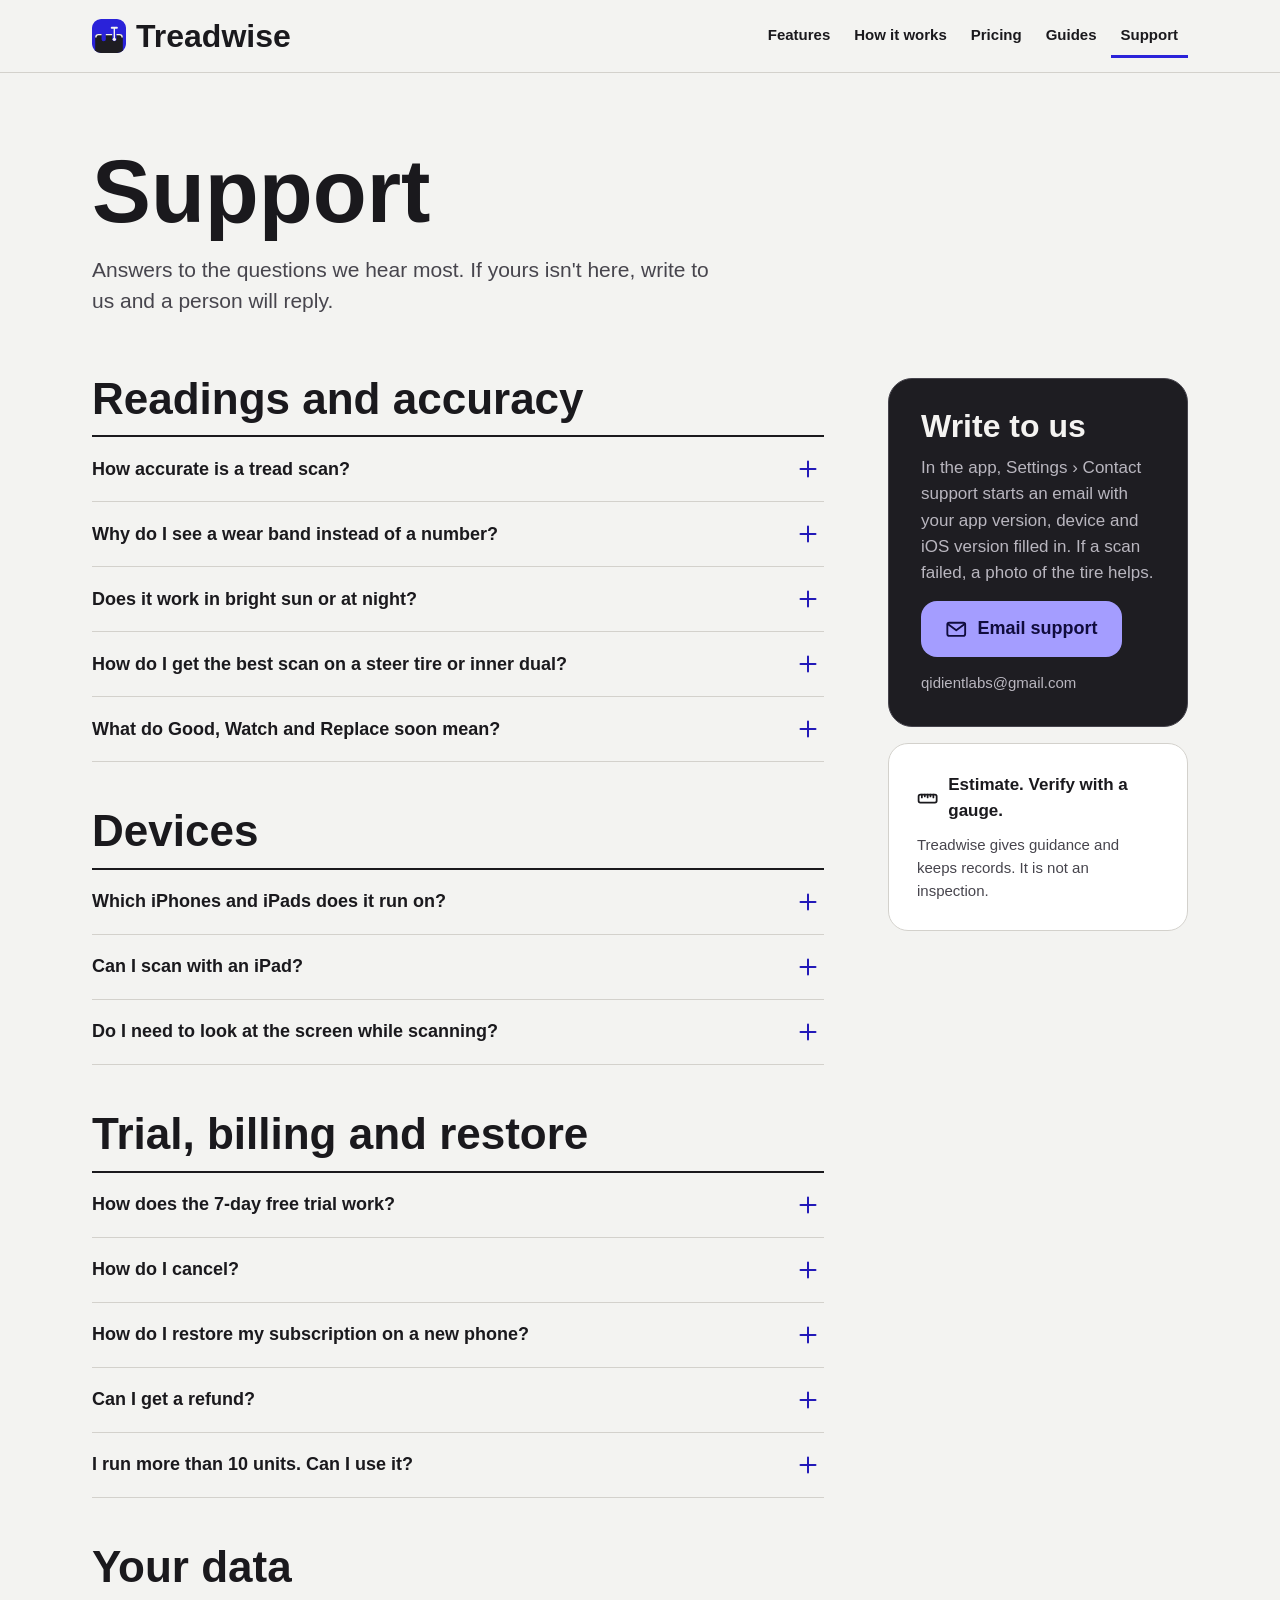
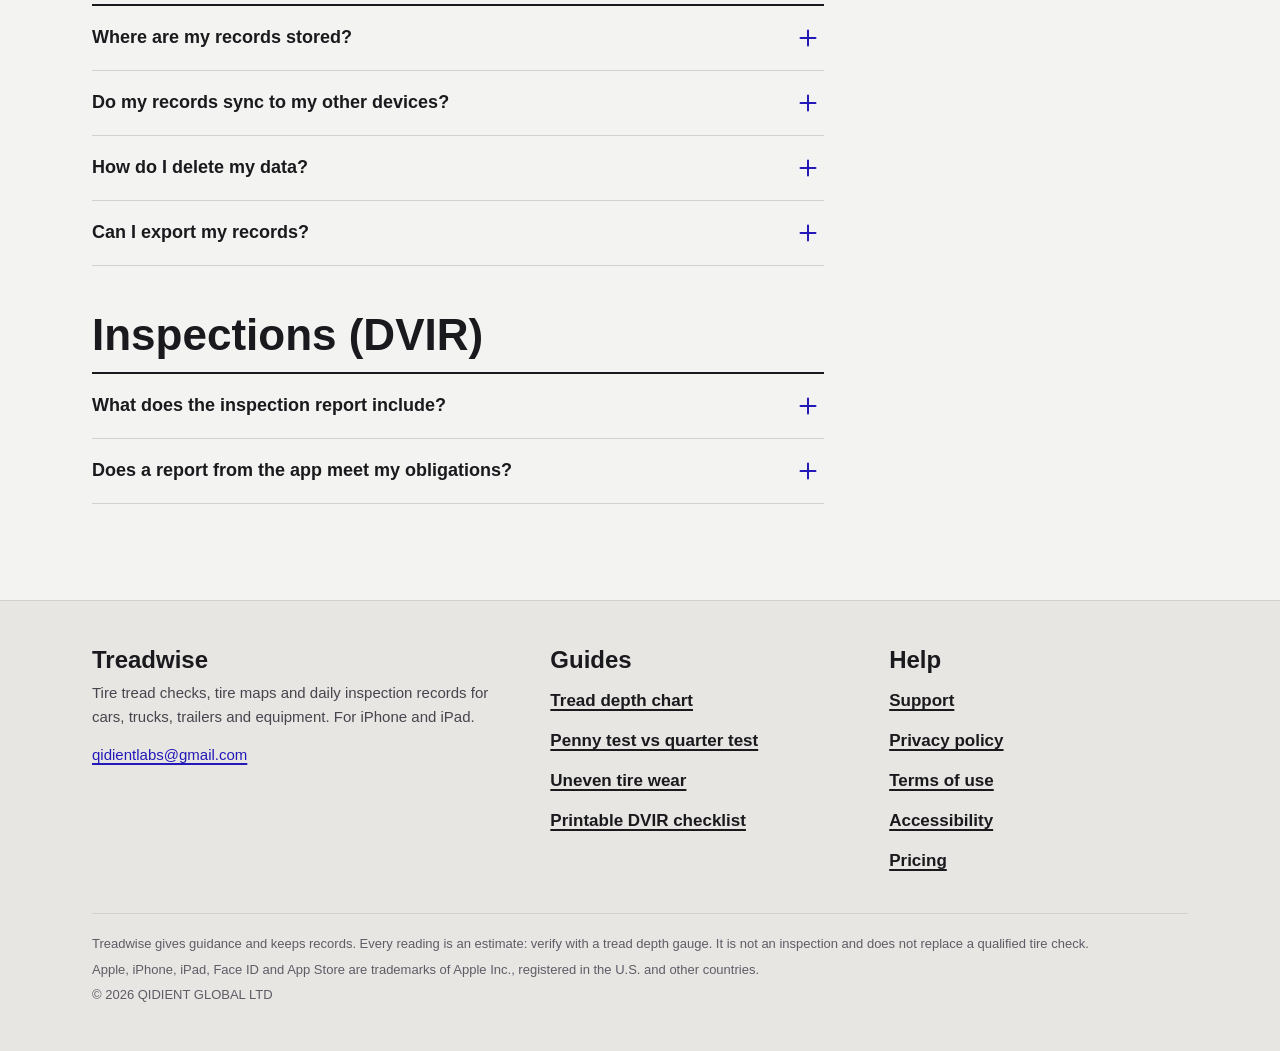
<file: support.html>
<!doctype html>
<html lang="en-US">
<head>
<title>Support: Treadwise</title>
<meta name="description" content="Answers about Treadwise scan accuracy, supported iPhones and iPads, the 7-day free trial, cancelling, restoring purchases, inspection records, where your data is stored and deleting it.">
<meta charset="utf-8">
<meta name="viewport" content="width=device-width, initial-scale=1">
<meta name="color-scheme" content="light dark">
<meta name="theme-color" content="#F3F3F1" media="(prefers-color-scheme: light)">
<meta name="theme-color" content="#111013" media="(prefers-color-scheme: dark)">
<meta name="format-detection" content="telephone=no">

<meta name="apple-itunes-app" content="app-id=6839294842">

<meta name="robots" content="noindex, nofollow">

<meta property="og:type" content="website">
<meta property="og:site_name" content="Treadwise">
<meta property="og:title" content="Support: Treadwise">
<meta property="og:description" content="Answers about Treadwise scan accuracy, supported iPhones and iPads, the 7-day free trial, cancelling, restoring purchases, inspection records, where your data is stored and deleting it.">

<link rel="canonical" href="https://jerryjrdev.github.io/tiretreadscanner/support.html">
<meta property="og:url" content="https://jerryjrdev.github.io/tiretreadscanner/support.html">
<meta property="og:image" content="https://jerryjrdev.github.io/tiretreadscanner/assets/app-icon-1024.png">

<link rel="icon" href="favicon.svg" type="image/svg+xml">
<link rel="apple-touch-icon" href="assets/app-icon-1024.png">
<link rel="stylesheet" href="style.css">
<script src="site.js" defer></script>
</head>
<body>
<a class="skip-link" href="#main">Skip to content</a>
<svg width="0" height="0" style="position:absolute" aria-hidden="true" focusable="false">
  <defs>
    <pattern id="p-watch" width="6" height="6" patternUnits="userSpaceOnUse" patternTransform="rotate(45)">
      <rect width="6" height="6" style="fill:var(--watch-fill)"/>
      <rect width="1.6" height="6" style="fill:var(--watch-on);opacity:.3"/>
    </pattern>
    <pattern id="p-replace" width="11" height="11" patternUnits="userSpaceOnUse" patternTransform="rotate(135)">
      <rect width="11" height="11" style="fill:var(--replace-fill)"/>
      <rect width="4.5" height="11" fill="#FFFFFF" opacity=".3"/>
    </pattern>
    <pattern id="p-watch-slab" width="6" height="6" patternUnits="userSpaceOnUse" patternTransform="rotate(45)">
      <rect width="6" height="6" fill="#FFBF2E"/>
      <rect width="1.6" height="6" fill="#1C1300" opacity=".3"/>
    </pattern>

    <symbol id="i-good" viewBox="0 0 24 24"><circle cx="12" cy="12" r="10.5" fill="currentColor"/><path d="M7.3 12.4l3.1 3.1 6.3-6.6" fill="none" stroke="var(--knock, #fff)" stroke-width="2.6" stroke-linecap="round" stroke-linejoin="round"/></symbol>
    <symbol id="i-watch" viewBox="0 0 24 24"><path d="M10.3 3.2a2 2 0 0 1 3.4 0l9 15.6a2 2 0 0 1-1.7 3H3a2 2 0 0 1-1.7-3z" fill="currentColor"/><path d="M12 8.6v5.6" stroke="var(--knock, #fff)" stroke-width="2.6" stroke-linecap="round"/><circle cx="12" cy="17.9" r="1.5" fill="var(--knock, #fff)"/></symbol>
    <symbol id="i-replace" viewBox="0 0 24 24"><path d="M8 1.5h8l6.5 6.5v8L16 22.5H8L1.5 16V8z" fill="currentColor"/><path d="M8.4 8.4l7.2 7.2M15.6 8.4l-7.2 7.2" stroke="var(--knock, #fff)" stroke-width="2.6" stroke-linecap="round"/></symbol>
    <symbol id="i-stale" viewBox="0 0 24 24"><circle cx="12" cy="12" r="9.5" fill="none" stroke="currentColor" stroke-width="2.2"/><path d="M12 6.8V12l3.6 2.2" fill="none" stroke="currentColor" stroke-width="2.2" stroke-linecap="round" stroke-linejoin="round"/></symbol>

    <symbol id="i-ruler" viewBox="0 0 24 24"><rect x="1.8" y="7.5" width="20.4" height="9" rx="2"/><path d="M5.5 7.5v3.2M8.8 7.5v2M12 7.5v3.2M15.2 7.5v2M18.5 7.5v3.2"/></symbol>
    <symbol id="i-info" viewBox="0 0 24 24"><circle cx="12" cy="12" r="9.5"/><path d="M12 11v6"/><circle cx="12" cy="7.6" r=".6" fill="currentColor"/></symbol>
    <symbol id="i-book" viewBox="0 0 24 24"><path d="M5 3.5h12.5a1.5 1.5 0 0 1 1.5 1.5v14.5H6.5A1.5 1.5 0 0 1 5 18z"/><path d="M5 18a1.5 1.5 0 0 1 1.5-1.5H19M9 7.5h6"/></symbol>
    <symbol id="i-depth" viewBox="0 0 24 24"><rect x="6" y="1.8" width="12" height="20.4" rx="2.6"/><circle cx="10" cy="5" r=".5" fill="currentColor"/><circle cx="12" cy="5" r=".5" fill="currentColor"/><circle cx="14" cy="5" r=".5" fill="currentColor"/><path d="M9 14.5q3 2.5 6 0M9 11.5q3 2.5 6 0" /></symbol>
    <symbol id="i-lidar" viewBox="0 0 24 24"><rect x="5" y="1.8" width="14" height="20.4" rx="2.6"/><rect x="7.5" y="4.3" width="8" height="8" rx="2"/><circle cx="10" cy="6.8" r="1.1"/><circle cx="10" cy="9.9" r="1.1"/><circle cx="13.2" cy="8.3" r=".6" fill="currentColor"/></symbol>
    <symbol id="i-coin" viewBox="0 0 24 24"><circle cx="12" cy="12" r="9.5"/><path d="M15 9.2a3.6 3.6 0 1 0 0 5.6M12.6 6.6v10.8"/></symbol>
    <symbol id="i-car" viewBox="0 0 24 24"><path d="M3 15.5v-3.2l2-5A2 2 0 0 1 6.9 6h10.2a2 2 0 0 1 1.9 1.3l2 5v3.2a1 1 0 0 1-1 1H4a1 1 0 0 1-1-1zM3.5 12h17"/><path d="M5.5 16.5v2M18.5 16.5v2"/></symbol>
    <symbol id="i-truck" viewBox="0 0 24 24"><path d="M1.8 5.5h11v10.5h-11zM12.8 9h4.6l3.8 3.8V16h-8.4"/><circle cx="6" cy="17.6" r="2"/><circle cx="17" cy="17.6" r="2"/></symbol>
    <symbol id="i-map" viewBox="0 0 24 24"><rect x="3" y="2.5" width="4.5" height="7" rx="1.2"/><rect x="16.5" y="2.5" width="4.5" height="7" rx="1.2"/><rect x="3" y="14.5" width="4.5" height="7" rx="1.2"/><rect x="16.5" y="14.5" width="4.5" height="7" rx="1.2"/><path d="M7.5 6h9M7.5 18h9M12 6v12"/></symbol>
    <symbol id="i-doc" viewBox="0 0 24 24"><path d="M6 2.5h8l4.5 4.5v13a1.5 1.5 0 0 1-1.5 1.5H6A1.5 1.5 0 0 1 4.5 20V4A1.5 1.5 0 0 1 6 2.5z"/><path d="M14 2.5V7h4.5M8 12h8M8 16h5"/></symbol>
    <symbol id="i-sign" viewBox="0 0 24 24"><path d="M3 14.5c2-4 3.5-7 5-7 2.2 0-1.8 9 1 9 1.8 0 2.5-3 4-3 1.2 0 1 2 2.5 2 1 0 2-1 3-2"/><path d="M3 20.5h18"/></symbol>
    <symbol id="i-leak" viewBox="0 0 24 24"><path d="M12 2.5s-6.5 7.2-6.5 11.8a6.5 6.5 0 0 0 13 0C18.5 9.7 12 2.5 12 2.5z"/><path d="M12 10v4.2"/><circle cx="12" cy="17.2" r=".6" fill="currentColor"/></symbol>
    <symbol id="i-seal" viewBox="0 0 24 24"><path d="M12 1.8l2.6 1.9 3.2-.1 1 3 2.6 1.9-1 3 1 3-2.6 1.9-1 3-3.2-.1L12 22.2l-2.6-1.9-3.2.1-1-3-2.6-1.9 1-3-1-3 2.6-1.9 1-3 3.2.1z"/><path d="M8.2 12.2l2.6 2.6 5-5.2"/></symbol>
    <symbol id="i-chart" viewBox="0 0 24 24"><path d="M3 3v18h18"/><path d="M6.5 8l4 2.5 3.5-1 5 6"/><path d="M6.5 17h14" stroke-dasharray="2 2"/></symbol>
    <symbol id="i-bell" viewBox="0 0 24 24"><path d="M6 16.5V11a6 6 0 0 1 12 0v5.5l1.5 2h-15zM10 21h4"/></symbol>
    <symbol id="i-camera" viewBox="0 0 24 24"><path d="M3 7.5h3.5L8.3 5h7.4l1.8 2.5H21a1 1 0 0 1 1 1V19a1 1 0 0 1-1 1H3a1 1 0 0 1-1-1V8.5a1 1 0 0 1 1-1z"/><circle cx="12" cy="13.2" r="3.8"/></symbol>
    <symbol id="i-cloud" viewBox="0 0 24 24"><path d="M7 19.5h10.5a4.5 4.5 0 0 0 .6-9 6 6 0 0 0-11.6 1.4A3.8 3.8 0 0 0 7 19.5z"/></symbol>
    <symbol id="i-lock" viewBox="0 0 24 24"><rect x="4.5" y="10.5" width="15" height="11" rx="2"/><path d="M8 10.5V7.5a4 4 0 0 1 8 0v3"/></symbol>
    <symbol id="i-noperson" viewBox="0 0 24 24"><circle cx="12" cy="8" r="4"/><path d="M4.5 21a7.5 7.5 0 0 1 15 0M3 3l18 18"/></symbol>
    <symbol id="i-trash" viewBox="0 0 24 24"><path d="M3.5 6h17M9 6V3.8h6V6M6 6l1 15h10l1-15M10 10.5v6.5M14 10.5v6.5"/></symbol>
    <symbol id="i-check" viewBox="0 0 24 24"><path d="M4.5 12.5l4.8 4.8L19.5 7"/></symbol>
    <symbol id="i-plus" viewBox="0 0 24 24"><path d="M12 4.5v15M4.5 12h15"/></symbol>
    <symbol id="i-print" viewBox="0 0 24 24"><path d="M6.5 9V2.5h11V9M6.5 17.5H4a1.5 1.5 0 0 1-1.5-1.5v-5.5A1.5 1.5 0 0 1 4 9h16a1.5 1.5 0 0 1 1.5 1.5V16a1.5 1.5 0 0 1-1.5 1.5h-2.5"/><path d="M6.5 14h11v7.5h-11z"/></symbol>
    <symbol id="i-chevron" viewBox="0 0 24 24"><path d="M9 4.5l7.5 7.5L9 19.5"/></symbol>
    <symbol id="i-sound" viewBox="0 0 24 24"><path d="M3 9.5h3.5L11 5.5v13l-4.5-4H3z"/><path d="M14.5 9a4 4 0 0 1 0 6M17.5 6.5a7.5 7.5 0 0 1 0 11"/></symbol>
    <symbol id="i-sun" viewBox="0 0 24 24"><circle cx="12" cy="12" r="4"/><path d="M12 2v2.5M12 19.5V22M2 12h2.5M19.5 12H22M4.9 4.9l1.8 1.8M17.3 17.3l1.8 1.8M4.9 19.1l1.8-1.8M17.3 6.7l1.8-1.8"/></symbol>
    <symbol id="i-mail" viewBox="0 0 24 24"><rect x="2.5" y="5" width="19" height="14" rx="2"/><path d="M3 6.5l9 6.5 9-6.5"/></symbol>
    <symbol id="i-tread" viewBox="0 0 34 14"><path d="M4 0h9L9 14H0zM16 0h9l-4 14h-9zM28 0h6v0L30 14h-6z" fill="currentColor" stroke="none"/></symbol>
  </defs>
</svg>
<header class="site-header">
  <div class="wrap">
    <a class="wordmark" href="index.html" aria-label="Treadwise home">
      <svg viewBox="0 0 64 64" aria-hidden="true" focusable="false">
        <rect width="64" height="64" rx="14" fill="#2A22D9"/>
        <path d="M6 64V34q0-6 6-6h6v10a4 4 0 0 0 8 0V28h12v10a4 4 0 0 0 8 0V28h6q6 0 6 6v30z" fill="#1E1D22"/>
        <g fill="none" stroke="#F4F3F1" stroke-width="2.6"><path d="M7.3 35v-1q0-4.7 4.7-4.7h6M26 29.3h12M46 29.3h6q4.7 0 4.7 4.7v1"/></g>
        <g stroke="#F4F3F1" stroke-linecap="round"><path d="M37 16.5h10" stroke-width="3.4"/><path d="M42 17v20" stroke-width="2.6"/></g>
        <circle cx="42" cy="38.2" r="3.1" fill="#F4F3F1"/>
      </svg>
      <span>Treadwise</span>
    </a>
    <nav class="site-nav" aria-label="Main">
      <ul>
        <li><a href="index.html#features">Features</a></li>
        <li><a href="index.html#how">How it works</a></li>
        <li><a href="index.html#pricing">Pricing</a></li>
        <li><a href="index.html#guides">Guides</a></li>
        <li><a href="support.html" aria-current="page">Support</a></li>
      </ul>
    </nav>
  </div>
</header>
<main id="main">
  <div class="wrap">
    <header class="page-head">
      <h1>Support</h1>
      <p class="lede">Answers to the questions we hear most. If yours isn't here, write to us and a person will reply.</p>
    </header>
    <div class="article-grid">
      <div class="faq-wrap">

        <section class="faq-group" aria-labelledby="faq-readings">
          <h2 id="faq-readings">Readings and accuracy</h2>
          <div class="faq">
            <details>
              <summary>How accurate is a tread scan?<svg class="icon" aria-hidden="true"><use href="#i-plus"/></svg></summary>
              <div class="answer">
                <p>Every reading is an estimate. We show depth in 32nds only on kinds of iPhone where our scans matched a calibrated digital gauge closely in testing: a typical error of 1/32 or less, and 9 in 10 readings within 2/32. The plus-or-minus next to each number is that measured range.</p>
                <p>When a scan can't reach that bar, the app shows a wear band instead (Good, Watch or Replace soon) and offers a guided check. Near a guideline it asks you to confirm with a gauge. Estimate. Verify with a gauge.</p>
              </div>
            </details>
            <details>
              <summary>Why do I see a wear band instead of a number?<svg class="icon" aria-hidden="true"><use href="#i-plus"/></svg></summary>
              <div class="answer">
                <p>Either your iPhone doesn't have a depth camera that meets the accuracy bar, or the scan conditions weren't good enough this time (bright sun, motion, dirt or water in the grooves, or the phone too close or too far). The app tells you which, and what to try: "Shade the tire with your body", "Clear the groove" or "Use the torch".</p>
              </div>
            </details>
            <details>
              <summary>Does it work in bright sun or at night?<svg class="icon" aria-hidden="true"><use href="#i-plus"/></svg></summary>
              <div class="answer">
                <p>The front depth camera works well in shade and at night, and struggles in direct sun, which washes out its infrared light. Stand so your body shades the tread, or use a guided check or gauge entry. The torch helps photos at night.</p>
              </div>
            </details>
            <details>
              <summary>How do I get the best scan on a steer tire or inner dual?<svg class="icon" aria-hidden="true"><use href="#i-plus"/></svg></summary>
              <div class="answer">
                <p>Scan two spots on steer tires (front and back of the visible tread); the guideline applies at the lowest point. Measure in a main groove, not on a wear bar or tie bar. If you can't reach an inner dual, scan at an angle or enter your gauge reading.</p>
              </div>
            </details>
            <details>
              <summary>What do Good, Watch and Replace soon mean?<svg class="icon" aria-hidden="true"><use href="#i-plus"/></svg></summary>
              <div class="answer">
                <p>They compare the lowest groove with a guideline for that wheel position. For trucks and buses: FMCSA 393.75 guideline, 4/32 on steer tires and 2/32 on the rest, with an early warning at 6/32 and 4/32. For cars: the common legal minimum of 2/32, with an early warning at 4/32. Replace soon means at or below the guideline: verify with a gauge. See the <a href="tread-depth-chart.html">tread depth chart</a> for sources.</p>
              </div>
            </details>
          </div>
        </section>

        <section class="faq-group" aria-labelledby="faq-devices">
          <h2 id="faq-devices">Devices</h2>
          <div class="faq">
            <details>
              <summary>Which iPhones and iPads does it run on?<svg class="icon" aria-hidden="true"><use href="#i-plus"/></svg></summary>
              <div class="answer">
                <p>Any iPhone or iPad with iOS 17 or later. The tools you get depend on the hardware:</p>
                <ul>
                  <li>Depth scan with the front camera: iPhones with Face ID.</li>
                  <li>Depth scan with LiDAR: Pro iPhones with a LiDAR scanner.</li>
                  <li>Guided check (penny, quarter or wear bar) and gauge entry: every iPhone and iPad, including iPhone SE.</li>
                </ul>
                <p>The first time you open the app it shows what your device supports. No permission is needed for that check.</p>
              </div>
            </details>
            <details>
              <summary>Can I scan with an iPad?<svg class="icon" aria-hidden="true"><use href="#i-plus"/></svg></summary>
              <div class="answer">
                <p>Not yet. Depth scans are tuned for iPhone, and we haven't measured iPad cameras against a gauge, so on iPad the app offers the guided check and gauge entry. Everything else (tire maps, history, inspections, reports and settings) works on iPad.</p>
              </div>
            </details>
            <details>
              <summary>Do I need to look at the screen while scanning?<svg class="icon" aria-hidden="true"><use href="#i-plus"/></svg></summary>
              <div class="answer">
                <p>No. With the front camera the screen faces the tire, so the app coaches you with spoken cues and vibration ("closer", "hold still") and plays a chime when it's done.</p>
              </div>
            </details>
          </div>
        </section>

        <section class="faq-group" aria-labelledby="faq-billing">
          <h2 id="faq-billing">Trial, billing and restore</h2>
          <div class="faq">
            <details>
              <summary>How does the 7-day free trial work?<svg class="icon" aria-hidden="true"><use href="#i-plus"/></svg></summary>
              <div class="answer">
                <p>Both plans, $13.99 per week or $129.99 per year, start with a 7-day free trial for new subscribers. The trial can be used once across both plans. If you don't cancel at least 24 hours before the trial ends, the plan you chose starts and renews automatically. The app shows whether a trial is available to you before you subscribe. If you already allow notifications for the app, it reminds you two days before the trial ends.</p>
              </div>
            </details>
            <details>
              <summary>How do I cancel?<svg class="icon" aria-hidden="true"><use href="#i-plus"/></svg></summary>
              <div class="answer">
                <p>Open the Settings app, tap your name, then Subscriptions, choose Treadwise Pro and tap Cancel Subscription. You can also do this from your account in the App Store app. Cancel at least 24 hours before the trial or current period ends to avoid the next charge. You keep access until the end of the period.</p>
              </div>
            </details>
            <details>
              <summary>How do I restore my subscription on a new phone?<svg class="icon" aria-hidden="true"><use href="#i-plus"/></svg></summary>
              <div class="answer">
                <p>Sign in with the same Apple Account, open the app and tap Restore Purchases. It's on the subscription screen and in Settings. Your records stay on the device where you made them.</p>
              </div>
            </details>
            <details>
              <summary>Can I get a refund?<svg class="icon" aria-hidden="true"><use href="#i-plus"/></svg></summary>
              <div class="answer">
                <p>Apple handles all payments and refunds. Request one at <a href="https://reportaproblem.apple.com">reportaproblem.apple.com</a>.</p>
              </div>
            </details>
            <details>
              <summary>I run more than 10 units. Can I use it?<svg class="icon" aria-hidden="true"><use href="#i-plus"/></svg></summary>
              <div class="answer">
                <p>A subscription covers up to 10 units. Tap Settings › Need more than 10 units? in the app, or write to <a href="mailto:qidientlabs@gmail.com">qidientlabs@gmail.com</a> with your fleet size, and we'll tell you what's coming for larger fleets.</p>
              </div>
            </details>
          </div>
        </section>

        <section class="faq-group" aria-labelledby="faq-data">
          <h2 id="faq-data">Your data</h2>
          <div class="faq">
            <details>
              <summary>Where are my records stored?<svg class="icon" aria-hidden="true"><use href="#i-plus"/></svg></summary>
              <div class="answer">
                <p>On your device only. This version has no iCloud sync and no account with us, and we can't see your records. Settings shows them as saved on this device. Scans, records and reports work fully offline. To check your subscription, the app talks to RevenueCat, our subscription service provider, which receives your purchase history under a random ID but never your records. See the <a href="privacy.html">privacy policy</a>.</p>
              </div>
            </details>
            <details>
              <summary>Do my records sync to my other devices?<svg class="icon" aria-hidden="true"><use href="#i-plus"/></svg></summary>
              <div class="answer">
                <p>No. Records stay on the device where you made them. Your subscription works on every device signed in to the same Apple Account: open the app there and tap Restore Purchases. Share a PDF report or a CSV export from the first device if you need the record somewhere else.</p>
              </div>
            </details>
            <details>
              <summary>How do I delete my data?<svg class="icon" aria-hidden="true"><use href="#i-plus"/></svg></summary>
              <div class="answer">
                <p>Open Settings › Delete all data in the app and type "delete" to confirm. It removes every unit, reading, inspection record, photo and signature from the device, and your subscription stays active. Deleting the app removes its data too. Neither can be undone, so share any reports you need to keep first. A device backup can still hold a copy until that backup is deleted.</p>
              </div>
            </details>
            <details>
              <summary>Can I export my records?<svg class="icon" aria-hidden="true"><use href="#i-plus"/></svg></summary>
              <div class="answer">
                <p>Yes. The Reports tab keeps your DVIR and tire report PDFs, ready to share, and can export your readings and inspections as a CSV file for a spreadsheet. Exports go only where you send them.</p>
              </div>
            </details>
          </div>
        </section>

        <section class="faq-group" aria-labelledby="faq-dvir">
          <h2 id="faq-dvir">Inspections (DVIR)</h2>
          <div class="faq">
            <details>
              <summary>What does the inspection report include?<svg class="icon" aria-hidden="true"><use href="#i-plus"/></svg></summary>
              <div class="answer">
                <p>The checklist follows the items in 49 CFR 396.11 (brakes, steering, lights and reflectors, tires, horn, wipers, mirrors, coupling devices, wheels and rims, emergency equipment), with a tire step, a leak step, a photo on every defect, the driver's signature, an optional repair sign-off and next-driver review, and a PDF you can share. A car checklist is included too. To change the items, copy a checklist in Settings and edit the copy; past reports keep the items they were signed with.</p>
              </div>
            </details>
            <details>
              <summary>Does a report from the app meet my obligations?<svg class="icon" aria-hidden="true"><use href="#i-plus"/></svg></summary>
              <div class="answer">
                <p>The app is a record-keeping tool: it keeps the record, and you stay responsible for what the rules require of your operation, including how long you keep reports. 49 CFR 396.11 asks carriers to keep reports, repair sign-offs and driver reviews for three months, and it allows electronic records. It does not require a report when no defect is found, and it doesn't apply to carriers running a single vehicle, but many owner-operators keep a daily record anyway. Read the <a href="https://www.law.cornell.edu/cfr/text/49/396.11">current rule text</a> or our <a href="dvir-checklist.html">printable checklist</a>.</p>
              </div>
            </details>
          </div>
        </section>
      </div>

      <aside class="aside" aria-labelledby="contact-title">
        <div class="slab cta-card">
          <h2 id="contact-title">Write to us</h2>
          <p>In the app, Settings › Contact support starts an email with your app version, device and iOS version filled in. If a scan failed, a photo of the tire helps.</p>
          <p><a class="btn btn-on-rubber" href="mailto:qidientlabs@gmail.com"><svg class="icon" aria-hidden="true"><use href="#i-mail"/></svg>Email support</a></p>
          <p class="small">qidientlabs@gmail.com</p>
        </div>
        <div class="card">
          <p class="disclaimer" style="margin-bottom:8px"><svg class="icon" aria-hidden="true"><use href="#i-ruler"/></svg>Estimate. Verify with a gauge.</p>
          <p class="small muted" style="margin:0">Treadwise gives guidance and keeps records. It is not an inspection.</p>
        </div>
      </aside>
    </div>
  </div>
</main>
<footer class="site-footer">
  <div class="wrap">
    <div class="footer-grid">
      <div>
        <h2>Treadwise</h2>
        <p class="muted small">Tire tread checks, tire maps and daily inspection records for cars, trucks, trailers and equipment. For iPhone and iPad.</p>
        <p class="small"><a href="mailto:qidientlabs@gmail.com">qidientlabs@gmail.com</a></p>
      </div>
      <nav aria-label="Guides">
        <h2>Guides</h2>
        <ul>
          <li><a href="tread-depth-chart.html">Tread depth chart</a></li>
          <li><a href="penny-vs-quarter.html">Penny test vs quarter test</a></li>
          <li><a href="uneven-tire-wear.html">Uneven tire wear</a></li>
          <li><a href="dvir-checklist.html">Printable DVIR checklist</a></li>
        </ul>
      </nav>
      <nav aria-label="Help and legal">
        <h2>Help</h2>
        <ul>
          <li><a href="support.html">Support</a></li>
          <li><a href="privacy.html">Privacy policy</a></li>
          <li><a href="terms.html">Terms of use</a></li>
          <li><a href="accessibility.html">Accessibility</a></li>
          <li><a href="index.html#pricing">Pricing</a></li>
        </ul>
      </nav>
    </div>
    <div class="footer-legal legal">
      <p>Treadwise gives guidance and keeps records. Every reading is an estimate: verify with a tread depth gauge. It is not an inspection and does not replace a qualified tire check.</p>
      <p>Apple, iPhone, iPad, Face ID and App Store are trademarks of Apple Inc., registered in the U.S. and other countries.</p>
      <p>&copy; 2026 QIDIENT GLOBAL LTD</p>
    </div>
  </div>
</footer>
</body>
</html>
</file>
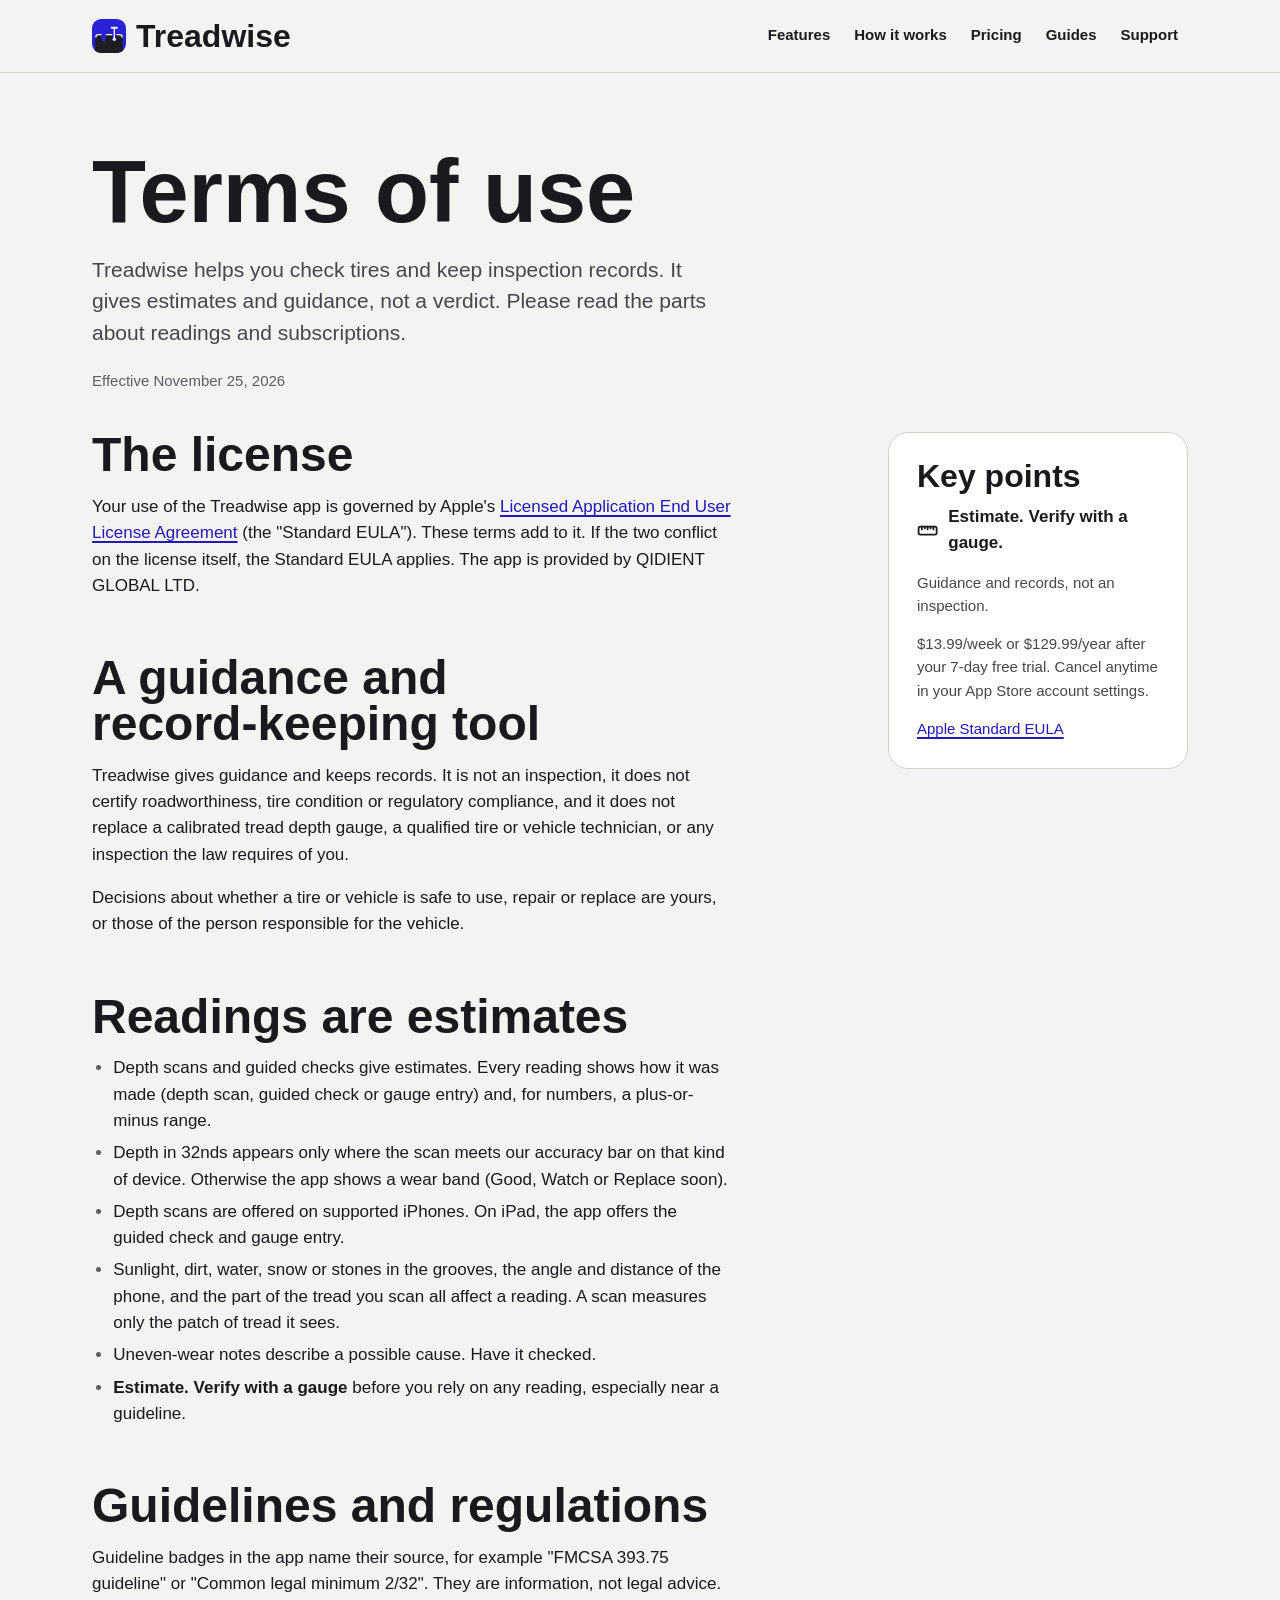
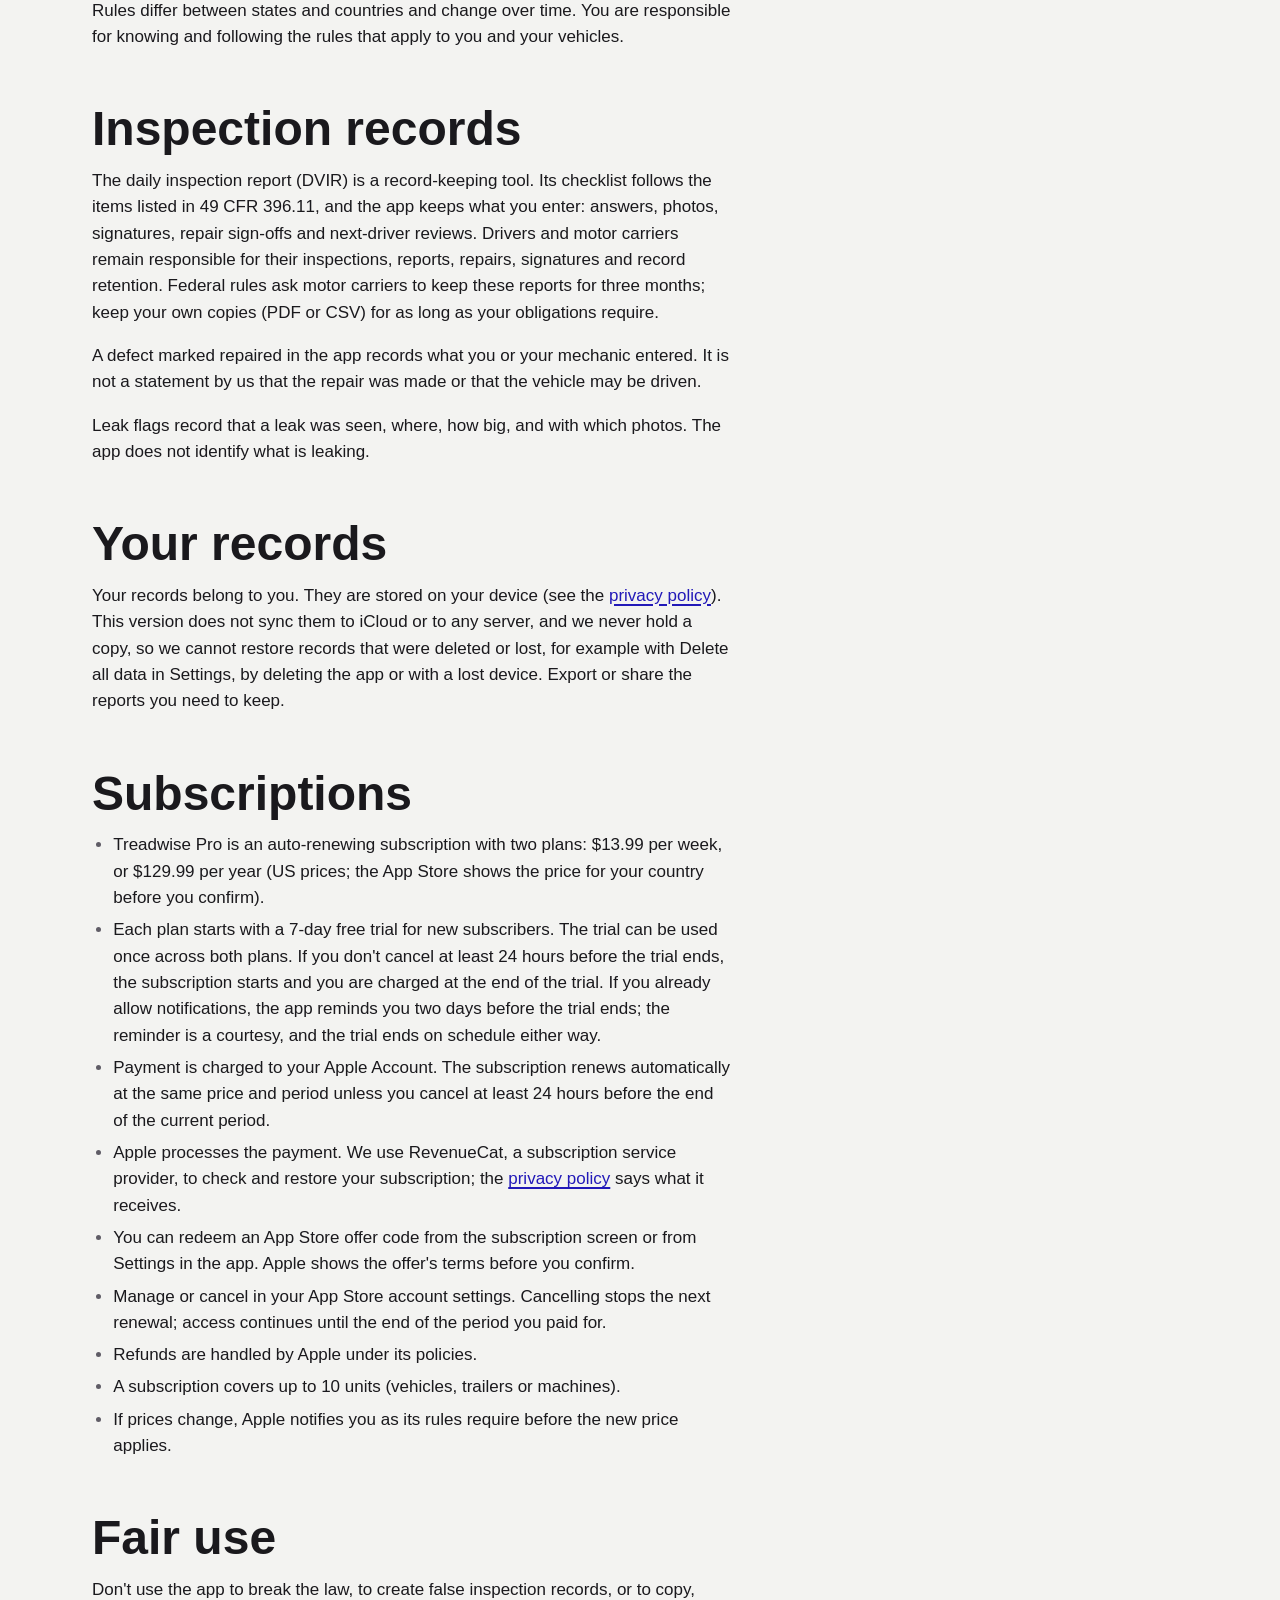
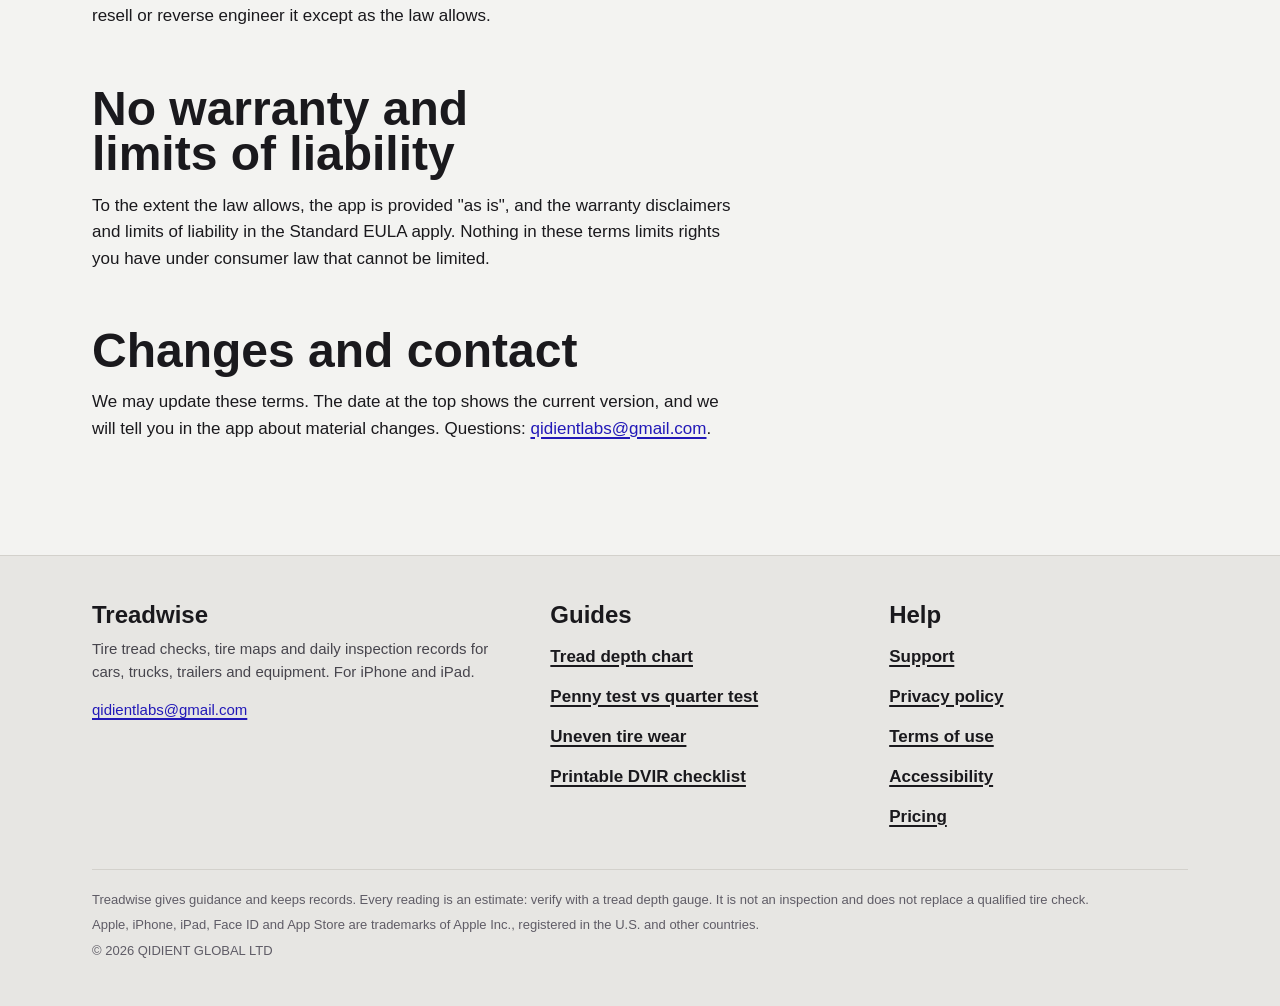
<file: terms.html>
<!doctype html>
<html lang="en-US">
<head>
<title>Terms of use: Treadwise</title>
<meta name="description" content="Terms of use for Treadwise: a guidance and record-keeping tool. Readings are estimates; verify with a gauge. Subscription terms and the Apple standard license.">
<meta charset="utf-8">
<meta name="viewport" content="width=device-width, initial-scale=1">
<meta name="color-scheme" content="light dark">
<meta name="theme-color" content="#F3F3F1" media="(prefers-color-scheme: light)">
<meta name="theme-color" content="#111013" media="(prefers-color-scheme: dark)">
<meta name="format-detection" content="telephone=no">

<meta name="apple-itunes-app" content="app-id=6839294842">

<meta name="robots" content="noindex, nofollow">

<meta property="og:type" content="website">
<meta property="og:site_name" content="Treadwise">
<meta property="og:title" content="Terms of use: Treadwise">
<meta property="og:description" content="Terms of use for Treadwise: a guidance and record-keeping tool. Readings are estimates; verify with a gauge. Subscription terms and the Apple standard license.">

<link rel="canonical" href="https://jerryjrdev.github.io/tiretreadscanner/terms.html">
<meta property="og:url" content="https://jerryjrdev.github.io/tiretreadscanner/terms.html">
<meta property="og:image" content="https://jerryjrdev.github.io/tiretreadscanner/assets/app-icon-1024.png">

<link rel="icon" href="favicon.svg" type="image/svg+xml">
<link rel="apple-touch-icon" href="assets/app-icon-1024.png">
<link rel="stylesheet" href="style.css">
<script src="site.js" defer></script>
</head>
<body>
<a class="skip-link" href="#main">Skip to content</a>
<svg width="0" height="0" style="position:absolute" aria-hidden="true" focusable="false">
  <defs>
    <pattern id="p-watch" width="6" height="6" patternUnits="userSpaceOnUse" patternTransform="rotate(45)">
      <rect width="6" height="6" style="fill:var(--watch-fill)"/>
      <rect width="1.6" height="6" style="fill:var(--watch-on);opacity:.3"/>
    </pattern>
    <pattern id="p-replace" width="11" height="11" patternUnits="userSpaceOnUse" patternTransform="rotate(135)">
      <rect width="11" height="11" style="fill:var(--replace-fill)"/>
      <rect width="4.5" height="11" fill="#FFFFFF" opacity=".3"/>
    </pattern>
    <pattern id="p-watch-slab" width="6" height="6" patternUnits="userSpaceOnUse" patternTransform="rotate(45)">
      <rect width="6" height="6" fill="#FFBF2E"/>
      <rect width="1.6" height="6" fill="#1C1300" opacity=".3"/>
    </pattern>

    <symbol id="i-good" viewBox="0 0 24 24"><circle cx="12" cy="12" r="10.5" fill="currentColor"/><path d="M7.3 12.4l3.1 3.1 6.3-6.6" fill="none" stroke="var(--knock, #fff)" stroke-width="2.6" stroke-linecap="round" stroke-linejoin="round"/></symbol>
    <symbol id="i-watch" viewBox="0 0 24 24"><path d="M10.3 3.2a2 2 0 0 1 3.4 0l9 15.6a2 2 0 0 1-1.7 3H3a2 2 0 0 1-1.7-3z" fill="currentColor"/><path d="M12 8.6v5.6" stroke="var(--knock, #fff)" stroke-width="2.6" stroke-linecap="round"/><circle cx="12" cy="17.9" r="1.5" fill="var(--knock, #fff)"/></symbol>
    <symbol id="i-replace" viewBox="0 0 24 24"><path d="M8 1.5h8l6.5 6.5v8L16 22.5H8L1.5 16V8z" fill="currentColor"/><path d="M8.4 8.4l7.2 7.2M15.6 8.4l-7.2 7.2" stroke="var(--knock, #fff)" stroke-width="2.6" stroke-linecap="round"/></symbol>
    <symbol id="i-stale" viewBox="0 0 24 24"><circle cx="12" cy="12" r="9.5" fill="none" stroke="currentColor" stroke-width="2.2"/><path d="M12 6.8V12l3.6 2.2" fill="none" stroke="currentColor" stroke-width="2.2" stroke-linecap="round" stroke-linejoin="round"/></symbol>

    <symbol id="i-ruler" viewBox="0 0 24 24"><rect x="1.8" y="7.5" width="20.4" height="9" rx="2"/><path d="M5.5 7.5v3.2M8.8 7.5v2M12 7.5v3.2M15.2 7.5v2M18.5 7.5v3.2"/></symbol>
    <symbol id="i-info" viewBox="0 0 24 24"><circle cx="12" cy="12" r="9.5"/><path d="M12 11v6"/><circle cx="12" cy="7.6" r=".6" fill="currentColor"/></symbol>
    <symbol id="i-book" viewBox="0 0 24 24"><path d="M5 3.5h12.5a1.5 1.5 0 0 1 1.5 1.5v14.5H6.5A1.5 1.5 0 0 1 5 18z"/><path d="M5 18a1.5 1.5 0 0 1 1.5-1.5H19M9 7.5h6"/></symbol>
    <symbol id="i-depth" viewBox="0 0 24 24"><rect x="6" y="1.8" width="12" height="20.4" rx="2.6"/><circle cx="10" cy="5" r=".5" fill="currentColor"/><circle cx="12" cy="5" r=".5" fill="currentColor"/><circle cx="14" cy="5" r=".5" fill="currentColor"/><path d="M9 14.5q3 2.5 6 0M9 11.5q3 2.5 6 0" /></symbol>
    <symbol id="i-lidar" viewBox="0 0 24 24"><rect x="5" y="1.8" width="14" height="20.4" rx="2.6"/><rect x="7.5" y="4.3" width="8" height="8" rx="2"/><circle cx="10" cy="6.8" r="1.1"/><circle cx="10" cy="9.9" r="1.1"/><circle cx="13.2" cy="8.3" r=".6" fill="currentColor"/></symbol>
    <symbol id="i-coin" viewBox="0 0 24 24"><circle cx="12" cy="12" r="9.5"/><path d="M15 9.2a3.6 3.6 0 1 0 0 5.6M12.6 6.6v10.8"/></symbol>
    <symbol id="i-car" viewBox="0 0 24 24"><path d="M3 15.5v-3.2l2-5A2 2 0 0 1 6.9 6h10.2a2 2 0 0 1 1.9 1.3l2 5v3.2a1 1 0 0 1-1 1H4a1 1 0 0 1-1-1zM3.5 12h17"/><path d="M5.5 16.5v2M18.5 16.5v2"/></symbol>
    <symbol id="i-truck" viewBox="0 0 24 24"><path d="M1.8 5.5h11v10.5h-11zM12.8 9h4.6l3.8 3.8V16h-8.4"/><circle cx="6" cy="17.6" r="2"/><circle cx="17" cy="17.6" r="2"/></symbol>
    <symbol id="i-map" viewBox="0 0 24 24"><rect x="3" y="2.5" width="4.5" height="7" rx="1.2"/><rect x="16.5" y="2.5" width="4.5" height="7" rx="1.2"/><rect x="3" y="14.5" width="4.5" height="7" rx="1.2"/><rect x="16.5" y="14.5" width="4.5" height="7" rx="1.2"/><path d="M7.5 6h9M7.5 18h9M12 6v12"/></symbol>
    <symbol id="i-doc" viewBox="0 0 24 24"><path d="M6 2.5h8l4.5 4.5v13a1.5 1.5 0 0 1-1.5 1.5H6A1.5 1.5 0 0 1 4.5 20V4A1.5 1.5 0 0 1 6 2.5z"/><path d="M14 2.5V7h4.5M8 12h8M8 16h5"/></symbol>
    <symbol id="i-sign" viewBox="0 0 24 24"><path d="M3 14.5c2-4 3.5-7 5-7 2.2 0-1.8 9 1 9 1.8 0 2.5-3 4-3 1.2 0 1 2 2.5 2 1 0 2-1 3-2"/><path d="M3 20.5h18"/></symbol>
    <symbol id="i-leak" viewBox="0 0 24 24"><path d="M12 2.5s-6.5 7.2-6.5 11.8a6.5 6.5 0 0 0 13 0C18.5 9.7 12 2.5 12 2.5z"/><path d="M12 10v4.2"/><circle cx="12" cy="17.2" r=".6" fill="currentColor"/></symbol>
    <symbol id="i-seal" viewBox="0 0 24 24"><path d="M12 1.8l2.6 1.9 3.2-.1 1 3 2.6 1.9-1 3 1 3-2.6 1.9-1 3-3.2-.1L12 22.2l-2.6-1.9-3.2.1-1-3-2.6-1.9 1-3-1-3 2.6-1.9 1-3 3.2.1z"/><path d="M8.2 12.2l2.6 2.6 5-5.2"/></symbol>
    <symbol id="i-chart" viewBox="0 0 24 24"><path d="M3 3v18h18"/><path d="M6.5 8l4 2.5 3.5-1 5 6"/><path d="M6.5 17h14" stroke-dasharray="2 2"/></symbol>
    <symbol id="i-bell" viewBox="0 0 24 24"><path d="M6 16.5V11a6 6 0 0 1 12 0v5.5l1.5 2h-15zM10 21h4"/></symbol>
    <symbol id="i-camera" viewBox="0 0 24 24"><path d="M3 7.5h3.5L8.3 5h7.4l1.8 2.5H21a1 1 0 0 1 1 1V19a1 1 0 0 1-1 1H3a1 1 0 0 1-1-1V8.5a1 1 0 0 1 1-1z"/><circle cx="12" cy="13.2" r="3.8"/></symbol>
    <symbol id="i-cloud" viewBox="0 0 24 24"><path d="M7 19.5h10.5a4.5 4.5 0 0 0 .6-9 6 6 0 0 0-11.6 1.4A3.8 3.8 0 0 0 7 19.5z"/></symbol>
    <symbol id="i-lock" viewBox="0 0 24 24"><rect x="4.5" y="10.5" width="15" height="11" rx="2"/><path d="M8 10.5V7.5a4 4 0 0 1 8 0v3"/></symbol>
    <symbol id="i-noperson" viewBox="0 0 24 24"><circle cx="12" cy="8" r="4"/><path d="M4.5 21a7.5 7.5 0 0 1 15 0M3 3l18 18"/></symbol>
    <symbol id="i-trash" viewBox="0 0 24 24"><path d="M3.5 6h17M9 6V3.8h6V6M6 6l1 15h10l1-15M10 10.5v6.5M14 10.5v6.5"/></symbol>
    <symbol id="i-check" viewBox="0 0 24 24"><path d="M4.5 12.5l4.8 4.8L19.5 7"/></symbol>
    <symbol id="i-plus" viewBox="0 0 24 24"><path d="M12 4.5v15M4.5 12h15"/></symbol>
    <symbol id="i-print" viewBox="0 0 24 24"><path d="M6.5 9V2.5h11V9M6.5 17.5H4a1.5 1.5 0 0 1-1.5-1.5v-5.5A1.5 1.5 0 0 1 4 9h16a1.5 1.5 0 0 1 1.5 1.5V16a1.5 1.5 0 0 1-1.5 1.5h-2.5"/><path d="M6.5 14h11v7.5h-11z"/></symbol>
    <symbol id="i-chevron" viewBox="0 0 24 24"><path d="M9 4.5l7.5 7.5L9 19.5"/></symbol>
    <symbol id="i-sound" viewBox="0 0 24 24"><path d="M3 9.5h3.5L11 5.5v13l-4.5-4H3z"/><path d="M14.5 9a4 4 0 0 1 0 6M17.5 6.5a7.5 7.5 0 0 1 0 11"/></symbol>
    <symbol id="i-sun" viewBox="0 0 24 24"><circle cx="12" cy="12" r="4"/><path d="M12 2v2.5M12 19.5V22M2 12h2.5M19.5 12H22M4.9 4.9l1.8 1.8M17.3 17.3l1.8 1.8M4.9 19.1l1.8-1.8M17.3 6.7l1.8-1.8"/></symbol>
    <symbol id="i-mail" viewBox="0 0 24 24"><rect x="2.5" y="5" width="19" height="14" rx="2"/><path d="M3 6.5l9 6.5 9-6.5"/></symbol>
    <symbol id="i-tread" viewBox="0 0 34 14"><path d="M4 0h9L9 14H0zM16 0h9l-4 14h-9zM28 0h6v0L30 14h-6z" fill="currentColor" stroke="none"/></symbol>
  </defs>
</svg>
<header class="site-header">
  <div class="wrap">
    <a class="wordmark" href="index.html" aria-label="Treadwise home">
      <svg viewBox="0 0 64 64" aria-hidden="true" focusable="false">
        <rect width="64" height="64" rx="14" fill="#2A22D9"/>
        <path d="M6 64V34q0-6 6-6h6v10a4 4 0 0 0 8 0V28h12v10a4 4 0 0 0 8 0V28h6q6 0 6 6v30z" fill="#1E1D22"/>
        <g fill="none" stroke="#F4F3F1" stroke-width="2.6"><path d="M7.3 35v-1q0-4.7 4.7-4.7h6M26 29.3h12M46 29.3h6q4.7 0 4.7 4.7v1"/></g>
        <g stroke="#F4F3F1" stroke-linecap="round"><path d="M37 16.5h10" stroke-width="3.4"/><path d="M42 17v20" stroke-width="2.6"/></g>
        <circle cx="42" cy="38.2" r="3.1" fill="#F4F3F1"/>
      </svg>
      <span>Treadwise</span>
    </a>
    <nav class="site-nav" aria-label="Main">
      <ul>
        <li><a href="index.html#features">Features</a></li>
        <li><a href="index.html#how">How it works</a></li>
        <li><a href="index.html#pricing">Pricing</a></li>
        <li><a href="index.html#guides">Guides</a></li>
        <li><a href="support.html">Support</a></li>
      </ul>
    </nav>
  </div>
</header>
<main id="main">
  <div class="wrap">
    <header class="page-head">
      <h1>Terms of use</h1>
      <p class="lede">Treadwise helps you check tires and keep inspection records. It gives estimates and guidance, not a verdict. Please read the parts about readings and subscriptions.</p>
      <p class="updated">Effective November 25, 2026</p>
    </header>
    <div class="article-grid">
      <article class="prose">
        <h2>The license</h2>
        <p>Your use of the Treadwise app is governed by Apple's <a href="https://www.apple.com/legal/internet-services/itunes/dev/stdeula/">Licensed Application End User License Agreement</a> (the "Standard EULA"). These terms add to it. If the two conflict on the license itself, the Standard EULA applies. The app is provided by QIDIENT GLOBAL LTD.</p>

        <h2>A guidance and record-keeping tool</h2>
        <p>Treadwise gives guidance and keeps records. It is not an inspection, it does not certify roadworthiness, tire condition or regulatory compliance, and it does not replace a calibrated tread depth gauge, a qualified tire or vehicle technician, or any inspection the law requires of you.</p>
        <p>Decisions about whether a tire or vehicle is safe to use, repair or replace are yours, or those of the person responsible for the vehicle.</p>

        <h2>Readings are estimates</h2>
        <ul>
          <li>Depth scans and guided checks give estimates. Every reading shows how it was made (depth scan, guided check or gauge entry) and, for numbers, a plus-or-minus range.</li>
          <li>Depth in 32nds appears only where the scan meets our accuracy bar on that kind of device. Otherwise the app shows a wear band (Good, Watch or Replace soon).</li>
          <li>Depth scans are offered on supported iPhones. On iPad, the app offers the guided check and gauge entry.</li>
          <li>Sunlight, dirt, water, snow or stones in the grooves, the angle and distance of the phone, and the part of the tread you scan all affect a reading. A scan measures only the patch of tread it sees.</li>
          <li>Uneven-wear notes describe a possible cause. Have it checked.</li>
          <li><strong>Estimate. Verify with a gauge</strong> before you rely on any reading, especially near a guideline.</li>
        </ul>

        <h2>Guidelines and regulations</h2>
        <p>Guideline badges in the app name their source, for example "FMCSA 393.75 guideline" or "Common legal minimum 2/32". They are information, not legal advice. Rules differ between states and countries and change over time. You are responsible for knowing and following the rules that apply to you and your vehicles.</p>
        <h2>Inspection records</h2>
        <p>The daily inspection report (DVIR) is a record-keeping tool. Its checklist follows the items listed in 49 CFR 396.11, and the app keeps what you enter: answers, photos, signatures, repair sign-offs and next-driver reviews. Drivers and motor carriers remain responsible for their inspections, reports, repairs, signatures and record retention. Federal rules ask motor carriers to keep these reports for three months; keep your own copies (PDF or CSV) for as long as your obligations require.</p>
        <p>A defect marked repaired in the app records what you or your mechanic entered. It is not a statement by us that the repair was made or that the vehicle may be driven.</p>
        <p>Leak flags record that a leak was seen, where, how big, and with which photos. The app does not identify what is leaking.</p>

        <h2>Your records</h2>
        <p>Your records belong to you. They are stored on your device (see the <a href="privacy.html">privacy policy</a>). This version does not sync them to iCloud or to any server, and we never hold a copy, so we cannot restore records that were deleted or lost, for example with Delete all data in Settings, by deleting the app or with a lost device. Export or share the reports you need to keep.</p>

        <h2>Subscriptions</h2>
        <ul>
          <li>Treadwise Pro is an auto-renewing subscription with two plans: $13.99 per week, or $129.99 per year (US prices; the App Store shows the price for your country before you confirm).</li>
          <li>Each plan starts with a 7-day free trial for new subscribers. The trial can be used once across both plans. If you don't cancel at least 24 hours before the trial ends, the subscription starts and you are charged at the end of the trial. If you already allow notifications, the app reminds you two days before the trial ends; the reminder is a courtesy, and the trial ends on schedule either way.</li>
          <li>Payment is charged to your Apple Account. The subscription renews automatically at the same price and period unless you cancel at least 24 hours before the end of the current period.</li>
          <li>Apple processes the payment. We use RevenueCat, a subscription service provider, to check and restore your subscription; the <a href="privacy.html">privacy policy</a> says what it receives.</li>
          <li>You can redeem an App Store offer code from the subscription screen or from Settings in the app. Apple shows the offer's terms before you confirm.</li>
          <li>Manage or cancel in your App Store account settings. Cancelling stops the next renewal; access continues until the end of the period you paid for.</li>
          <li>Refunds are handled by Apple under its policies.</li>
          <li>A subscription covers up to 10 units (vehicles, trailers or machines).</li>
          <li>If prices change, Apple notifies you as its rules require before the new price applies.</li>
        </ul>

        <h2>Fair use</h2>
        <p>Don't use the app to break the law, to create false inspection records, or to copy, resell or reverse engineer it except as the law allows.</p>

        <h2>No warranty and limits of liability</h2>
        <p>To the extent the law allows, the app is provided "as is", and the warranty disclaimers and limits of liability in the Standard EULA apply. Nothing in these terms limits rights you have under consumer law that cannot be limited.</p>

        <h2>Changes and contact</h2>
        <p>We may update these terms. The date at the top shows the current version, and we will tell you in the app about material changes. Questions: <a href="mailto:qidientlabs@gmail.com">qidientlabs@gmail.com</a>.</p>
      </article>
      <aside class="aside" aria-label="Key points">
        <div class="card">
          <h2 style="font-size:2rem;margin-bottom:12px">Key points</h2>
          <p class="disclaimer" style="margin-bottom:14px"><svg class="icon" aria-hidden="true"><use href="#i-ruler"/></svg>Estimate. Verify with a gauge.</p>
          <p class="small muted">Guidance and records, not an inspection.</p>
          <p class="small muted">$13.99/week or $129.99/year after your 7-day free trial. Cancel anytime in your App Store account settings.</p>
          <p class="small" style="margin:0"><a href="https://www.apple.com/legal/internet-services/itunes/dev/stdeula/">Apple Standard EULA</a></p>
        </div>
      </aside>
    </div>
  </div>
</main>
<footer class="site-footer">
  <div class="wrap">
    <div class="footer-grid">
      <div>
        <h2>Treadwise</h2>
        <p class="muted small">Tire tread checks, tire maps and daily inspection records for cars, trucks, trailers and equipment. For iPhone and iPad.</p>
        <p class="small"><a href="mailto:qidientlabs@gmail.com">qidientlabs@gmail.com</a></p>
      </div>
      <nav aria-label="Guides">
        <h2>Guides</h2>
        <ul>
          <li><a href="tread-depth-chart.html">Tread depth chart</a></li>
          <li><a href="penny-vs-quarter.html">Penny test vs quarter test</a></li>
          <li><a href="uneven-tire-wear.html">Uneven tire wear</a></li>
          <li><a href="dvir-checklist.html">Printable DVIR checklist</a></li>
        </ul>
      </nav>
      <nav aria-label="Help and legal">
        <h2>Help</h2>
        <ul>
          <li><a href="support.html">Support</a></li>
          <li><a href="privacy.html">Privacy policy</a></li>
          <li><a href="terms.html">Terms of use</a></li>
          <li><a href="accessibility.html">Accessibility</a></li>
          <li><a href="index.html#pricing">Pricing</a></li>
        </ul>
      </nav>
    </div>
    <div class="footer-legal legal">
      <p>Treadwise gives guidance and keeps records. Every reading is an estimate: verify with a tread depth gauge. It is not an inspection and does not replace a qualified tire check.</p>
      <p>Apple, iPhone, iPad, Face ID and App Store are trademarks of Apple Inc., registered in the U.S. and other countries.</p>
      <p>&copy; 2026 QIDIENT GLOBAL LTD</p>
    </div>
  </div>
</footer>
</body>
</html>
</file>
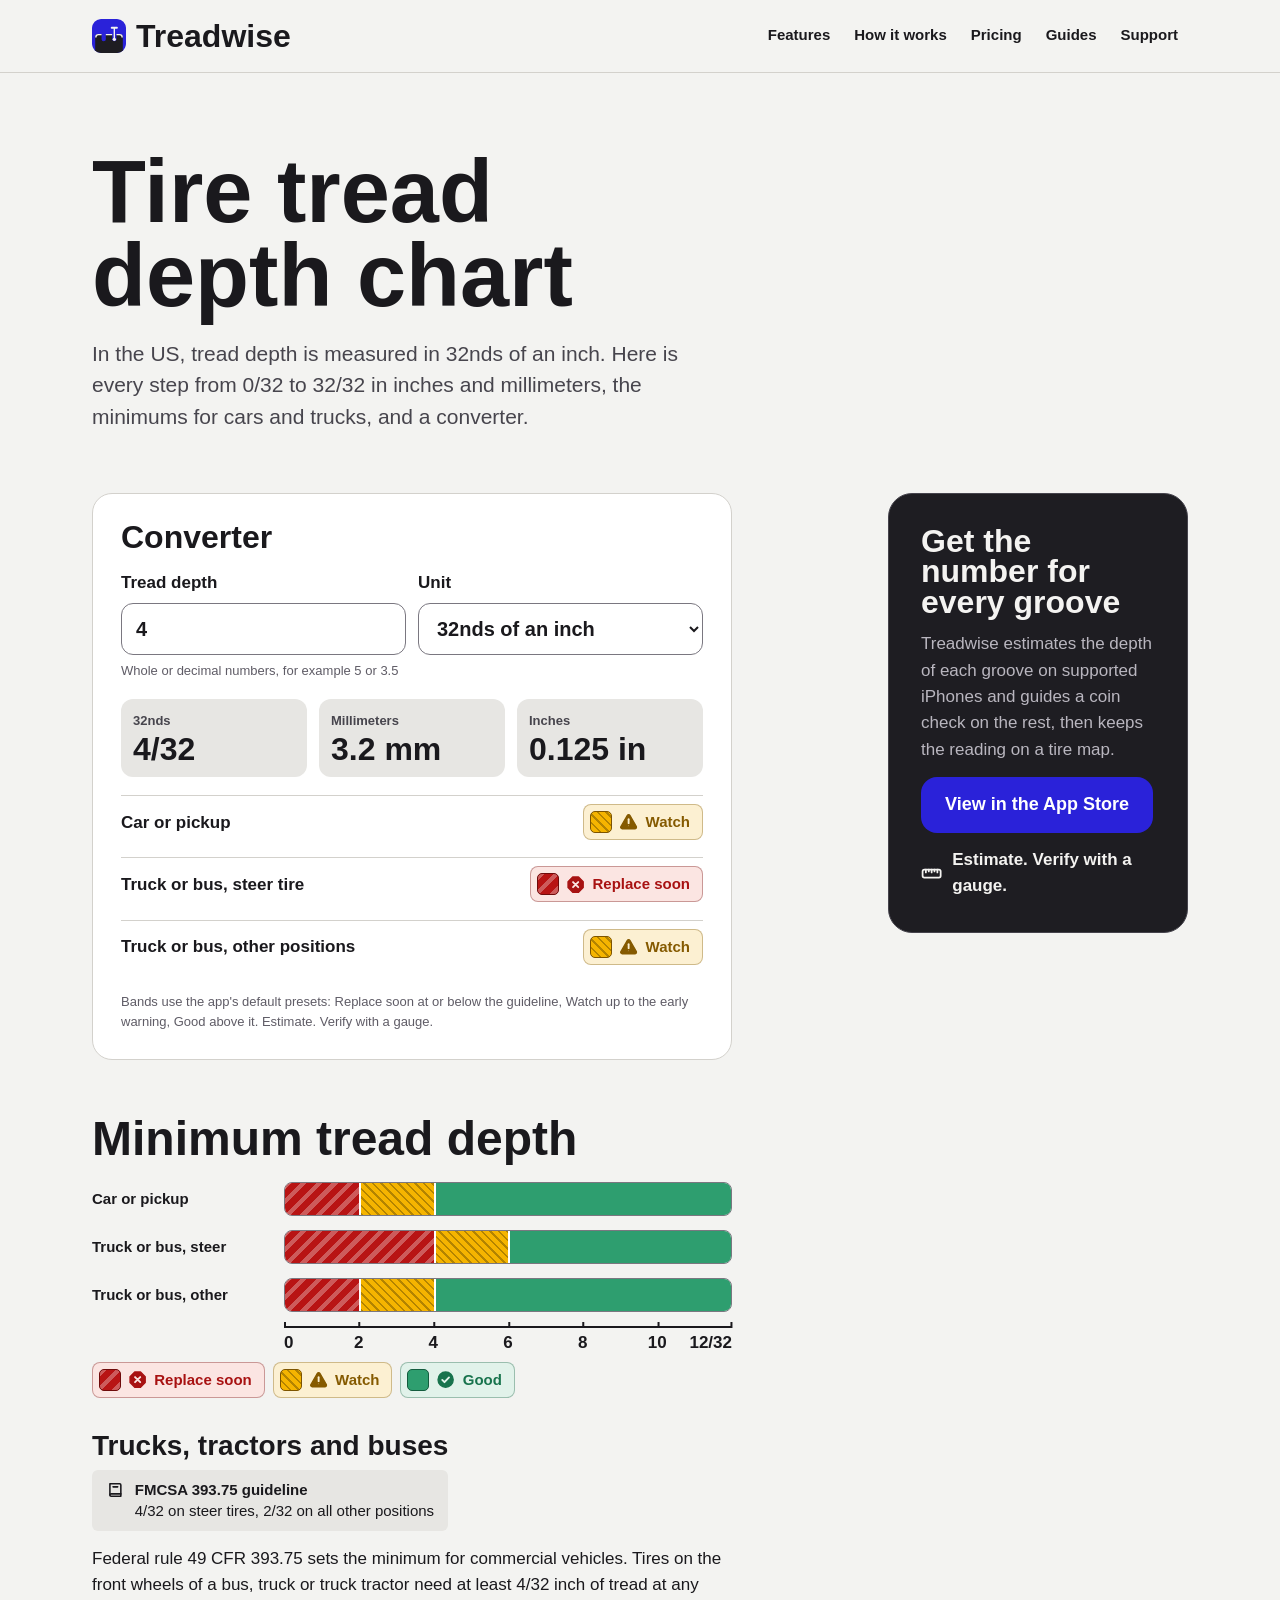
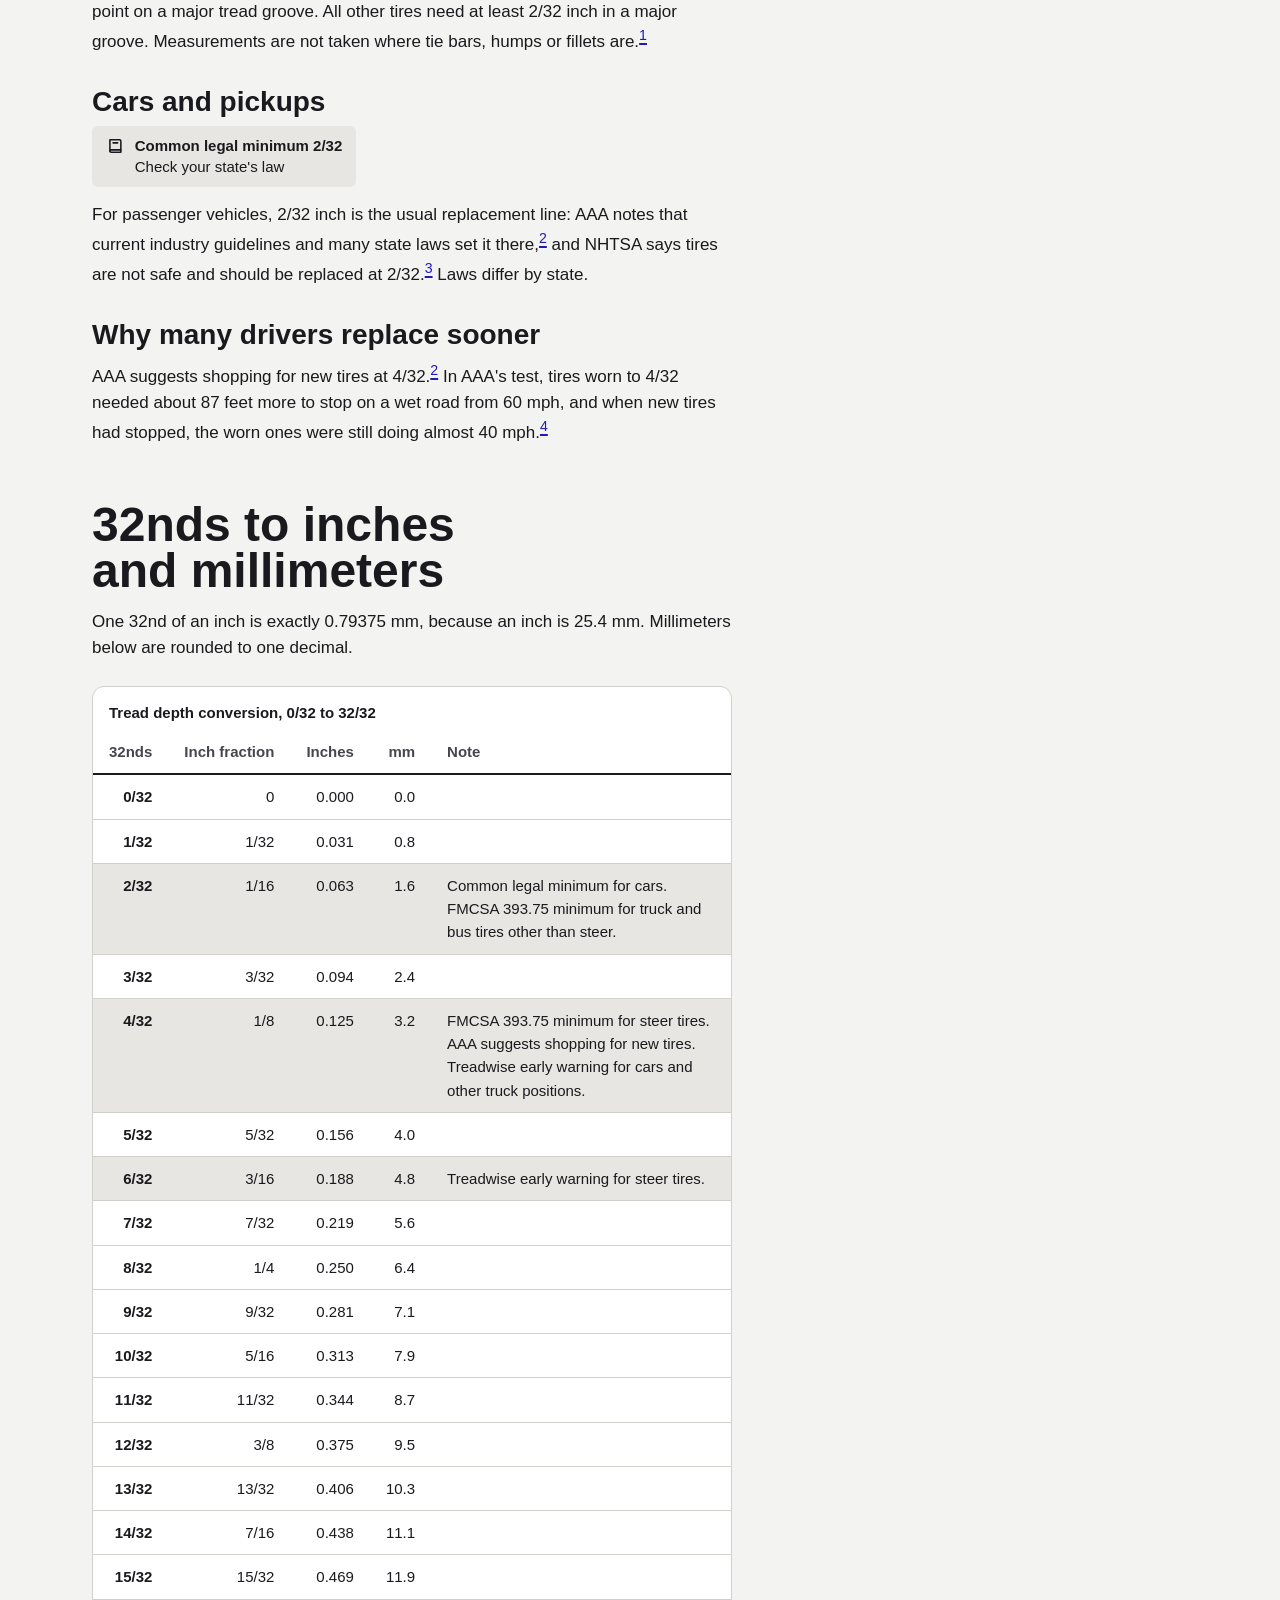
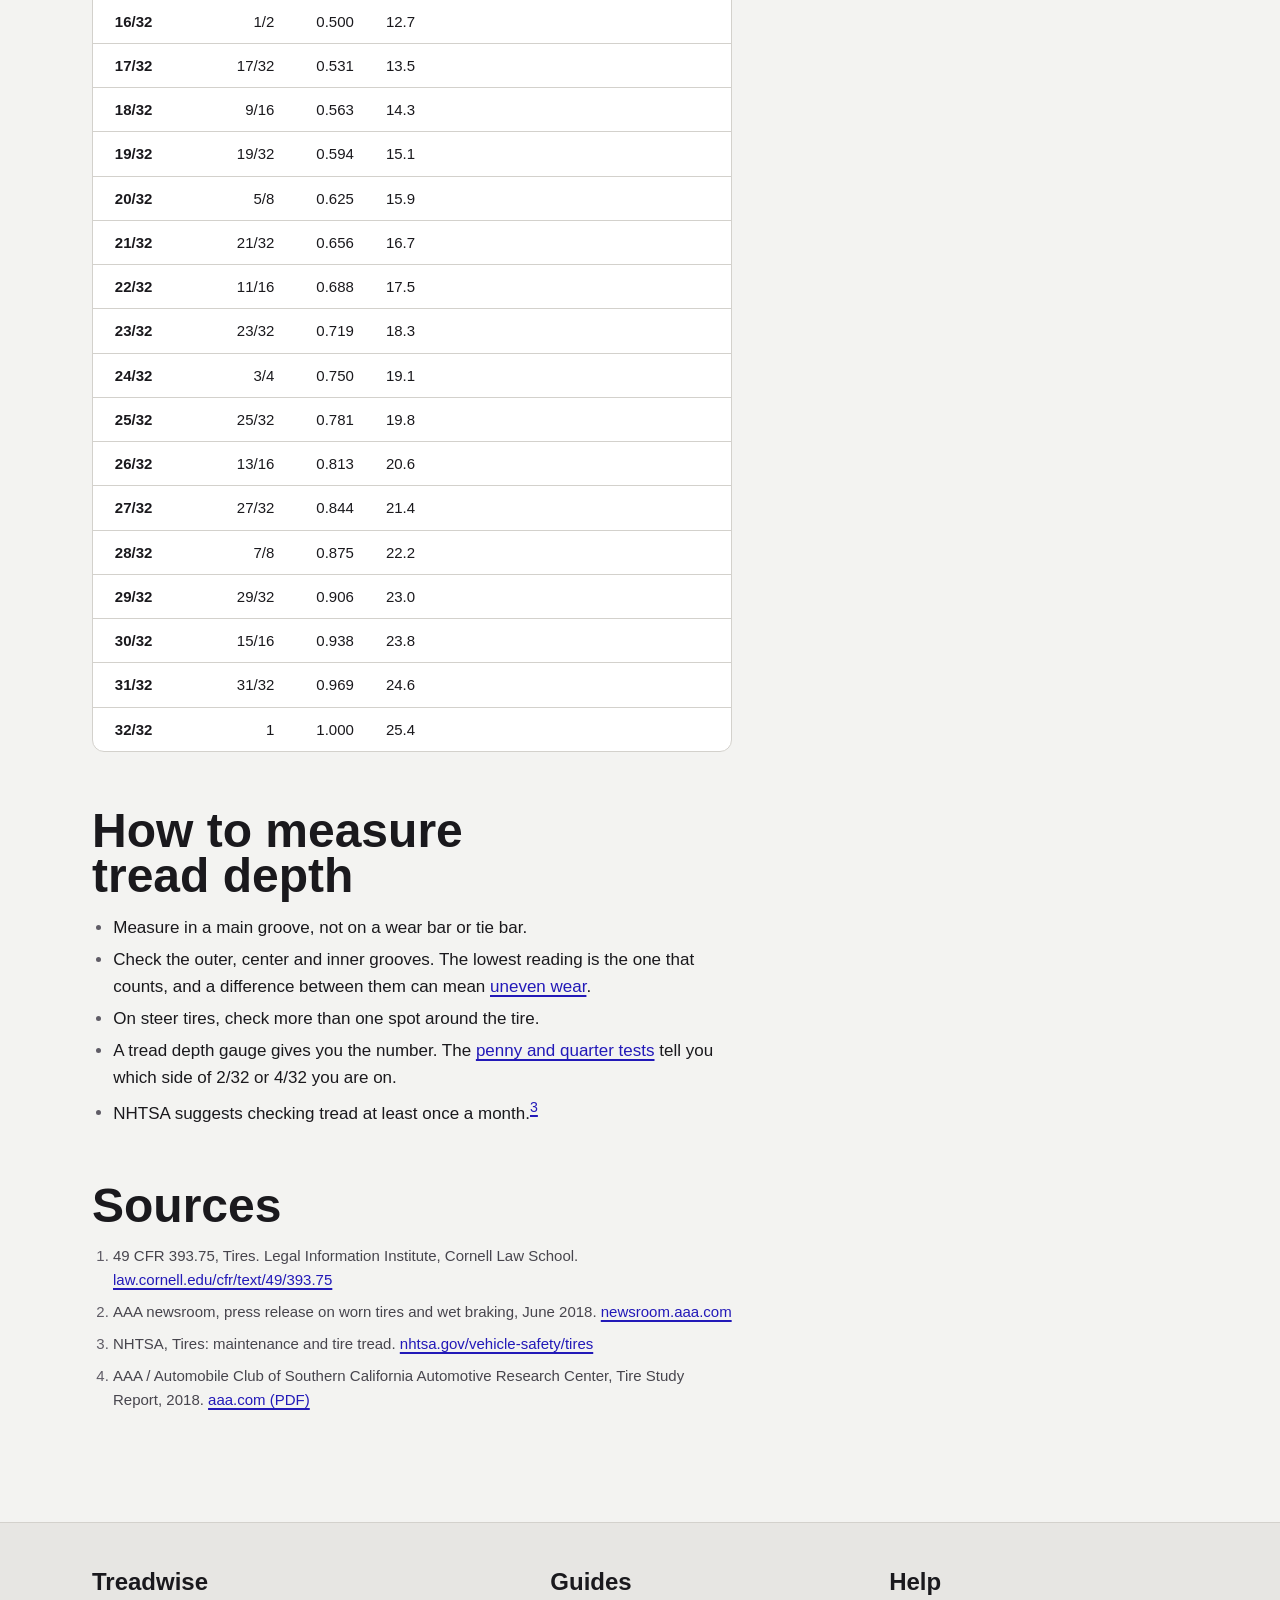
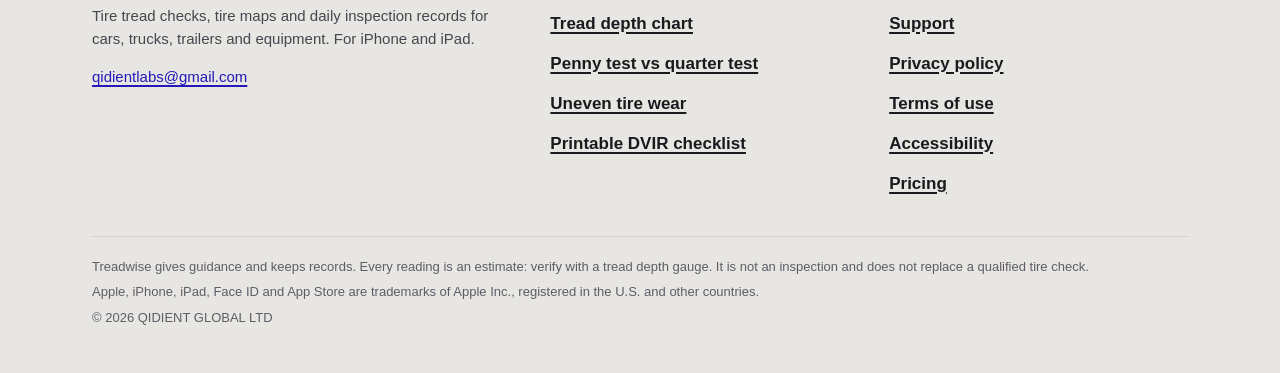
<file: tread-depth-chart.html>
<!doctype html>
<html lang="en-US">
<head>
<title>Tire tread depth chart: 32nds to mm, with legal minimums</title>
<meta name="description" content="Tread depth chart from 0/32 to 32/32 in inches and millimeters, a converter, and the minimum tread depth for cars and for trucks and buses under FMCSA 393.75, with sources.">
<meta charset="utf-8">
<meta name="viewport" content="width=device-width, initial-scale=1">
<meta name="color-scheme" content="light dark">
<meta name="theme-color" content="#F3F3F1" media="(prefers-color-scheme: light)">
<meta name="theme-color" content="#111013" media="(prefers-color-scheme: dark)">
<meta name="format-detection" content="telephone=no">

<meta name="apple-itunes-app" content="app-id=6839294842">

<meta name="robots" content="noindex, nofollow">

<meta property="og:type" content="website">
<meta property="og:site_name" content="Treadwise">
<meta property="og:title" content="Tire tread depth chart: 32nds to mm, with legal minimums">
<meta property="og:description" content="Tread depth chart from 0/32 to 32/32 in inches and millimeters, a converter, and the minimum tread depth for cars and for trucks and buses under FMCSA 393.75, with sources.">

<link rel="canonical" href="https://jerryjrdev.github.io/tiretreadscanner/tread-depth-chart.html">
<meta property="og:url" content="https://jerryjrdev.github.io/tiretreadscanner/tread-depth-chart.html">
<meta property="og:image" content="https://jerryjrdev.github.io/tiretreadscanner/assets/app-icon-1024.png">

<link rel="icon" href="favicon.svg" type="image/svg+xml">
<link rel="apple-touch-icon" href="assets/app-icon-1024.png">
<link rel="stylesheet" href="style.css">
<script src="site.js" defer></script>
</head>
<body>
<a class="skip-link" href="#main">Skip to content</a>
<svg width="0" height="0" style="position:absolute" aria-hidden="true" focusable="false">
  <defs>
    <pattern id="p-watch" width="6" height="6" patternUnits="userSpaceOnUse" patternTransform="rotate(45)">
      <rect width="6" height="6" style="fill:var(--watch-fill)"/>
      <rect width="1.6" height="6" style="fill:var(--watch-on);opacity:.3"/>
    </pattern>
    <pattern id="p-replace" width="11" height="11" patternUnits="userSpaceOnUse" patternTransform="rotate(135)">
      <rect width="11" height="11" style="fill:var(--replace-fill)"/>
      <rect width="4.5" height="11" fill="#FFFFFF" opacity=".3"/>
    </pattern>
    <pattern id="p-watch-slab" width="6" height="6" patternUnits="userSpaceOnUse" patternTransform="rotate(45)">
      <rect width="6" height="6" fill="#FFBF2E"/>
      <rect width="1.6" height="6" fill="#1C1300" opacity=".3"/>
    </pattern>

    <symbol id="i-good" viewBox="0 0 24 24"><circle cx="12" cy="12" r="10.5" fill="currentColor"/><path d="M7.3 12.4l3.1 3.1 6.3-6.6" fill="none" stroke="var(--knock, #fff)" stroke-width="2.6" stroke-linecap="round" stroke-linejoin="round"/></symbol>
    <symbol id="i-watch" viewBox="0 0 24 24"><path d="M10.3 3.2a2 2 0 0 1 3.4 0l9 15.6a2 2 0 0 1-1.7 3H3a2 2 0 0 1-1.7-3z" fill="currentColor"/><path d="M12 8.6v5.6" stroke="var(--knock, #fff)" stroke-width="2.6" stroke-linecap="round"/><circle cx="12" cy="17.9" r="1.5" fill="var(--knock, #fff)"/></symbol>
    <symbol id="i-replace" viewBox="0 0 24 24"><path d="M8 1.5h8l6.5 6.5v8L16 22.5H8L1.5 16V8z" fill="currentColor"/><path d="M8.4 8.4l7.2 7.2M15.6 8.4l-7.2 7.2" stroke="var(--knock, #fff)" stroke-width="2.6" stroke-linecap="round"/></symbol>
    <symbol id="i-stale" viewBox="0 0 24 24"><circle cx="12" cy="12" r="9.5" fill="none" stroke="currentColor" stroke-width="2.2"/><path d="M12 6.8V12l3.6 2.2" fill="none" stroke="currentColor" stroke-width="2.2" stroke-linecap="round" stroke-linejoin="round"/></symbol>

    <symbol id="i-ruler" viewBox="0 0 24 24"><rect x="1.8" y="7.5" width="20.4" height="9" rx="2"/><path d="M5.5 7.5v3.2M8.8 7.5v2M12 7.5v3.2M15.2 7.5v2M18.5 7.5v3.2"/></symbol>
    <symbol id="i-info" viewBox="0 0 24 24"><circle cx="12" cy="12" r="9.5"/><path d="M12 11v6"/><circle cx="12" cy="7.6" r=".6" fill="currentColor"/></symbol>
    <symbol id="i-book" viewBox="0 0 24 24"><path d="M5 3.5h12.5a1.5 1.5 0 0 1 1.5 1.5v14.5H6.5A1.5 1.5 0 0 1 5 18z"/><path d="M5 18a1.5 1.5 0 0 1 1.5-1.5H19M9 7.5h6"/></symbol>
    <symbol id="i-depth" viewBox="0 0 24 24"><rect x="6" y="1.8" width="12" height="20.4" rx="2.6"/><circle cx="10" cy="5" r=".5" fill="currentColor"/><circle cx="12" cy="5" r=".5" fill="currentColor"/><circle cx="14" cy="5" r=".5" fill="currentColor"/><path d="M9 14.5q3 2.5 6 0M9 11.5q3 2.5 6 0" /></symbol>
    <symbol id="i-lidar" viewBox="0 0 24 24"><rect x="5" y="1.8" width="14" height="20.4" rx="2.6"/><rect x="7.5" y="4.3" width="8" height="8" rx="2"/><circle cx="10" cy="6.8" r="1.1"/><circle cx="10" cy="9.9" r="1.1"/><circle cx="13.2" cy="8.3" r=".6" fill="currentColor"/></symbol>
    <symbol id="i-coin" viewBox="0 0 24 24"><circle cx="12" cy="12" r="9.5"/><path d="M15 9.2a3.6 3.6 0 1 0 0 5.6M12.6 6.6v10.8"/></symbol>
    <symbol id="i-car" viewBox="0 0 24 24"><path d="M3 15.5v-3.2l2-5A2 2 0 0 1 6.9 6h10.2a2 2 0 0 1 1.9 1.3l2 5v3.2a1 1 0 0 1-1 1H4a1 1 0 0 1-1-1zM3.5 12h17"/><path d="M5.5 16.5v2M18.5 16.5v2"/></symbol>
    <symbol id="i-truck" viewBox="0 0 24 24"><path d="M1.8 5.5h11v10.5h-11zM12.8 9h4.6l3.8 3.8V16h-8.4"/><circle cx="6" cy="17.6" r="2"/><circle cx="17" cy="17.6" r="2"/></symbol>
    <symbol id="i-map" viewBox="0 0 24 24"><rect x="3" y="2.5" width="4.5" height="7" rx="1.2"/><rect x="16.5" y="2.5" width="4.5" height="7" rx="1.2"/><rect x="3" y="14.5" width="4.5" height="7" rx="1.2"/><rect x="16.5" y="14.5" width="4.5" height="7" rx="1.2"/><path d="M7.5 6h9M7.5 18h9M12 6v12"/></symbol>
    <symbol id="i-doc" viewBox="0 0 24 24"><path d="M6 2.5h8l4.5 4.5v13a1.5 1.5 0 0 1-1.5 1.5H6A1.5 1.5 0 0 1 4.5 20V4A1.5 1.5 0 0 1 6 2.5z"/><path d="M14 2.5V7h4.5M8 12h8M8 16h5"/></symbol>
    <symbol id="i-sign" viewBox="0 0 24 24"><path d="M3 14.5c2-4 3.5-7 5-7 2.2 0-1.8 9 1 9 1.8 0 2.5-3 4-3 1.2 0 1 2 2.5 2 1 0 2-1 3-2"/><path d="M3 20.5h18"/></symbol>
    <symbol id="i-leak" viewBox="0 0 24 24"><path d="M12 2.5s-6.5 7.2-6.5 11.8a6.5 6.5 0 0 0 13 0C18.5 9.7 12 2.5 12 2.5z"/><path d="M12 10v4.2"/><circle cx="12" cy="17.2" r=".6" fill="currentColor"/></symbol>
    <symbol id="i-seal" viewBox="0 0 24 24"><path d="M12 1.8l2.6 1.9 3.2-.1 1 3 2.6 1.9-1 3 1 3-2.6 1.9-1 3-3.2-.1L12 22.2l-2.6-1.9-3.2.1-1-3-2.6-1.9 1-3-1-3 2.6-1.9 1-3 3.2.1z"/><path d="M8.2 12.2l2.6 2.6 5-5.2"/></symbol>
    <symbol id="i-chart" viewBox="0 0 24 24"><path d="M3 3v18h18"/><path d="M6.5 8l4 2.5 3.5-1 5 6"/><path d="M6.5 17h14" stroke-dasharray="2 2"/></symbol>
    <symbol id="i-bell" viewBox="0 0 24 24"><path d="M6 16.5V11a6 6 0 0 1 12 0v5.5l1.5 2h-15zM10 21h4"/></symbol>
    <symbol id="i-camera" viewBox="0 0 24 24"><path d="M3 7.5h3.5L8.3 5h7.4l1.8 2.5H21a1 1 0 0 1 1 1V19a1 1 0 0 1-1 1H3a1 1 0 0 1-1-1V8.5a1 1 0 0 1 1-1z"/><circle cx="12" cy="13.2" r="3.8"/></symbol>
    <symbol id="i-cloud" viewBox="0 0 24 24"><path d="M7 19.5h10.5a4.5 4.5 0 0 0 .6-9 6 6 0 0 0-11.6 1.4A3.8 3.8 0 0 0 7 19.5z"/></symbol>
    <symbol id="i-lock" viewBox="0 0 24 24"><rect x="4.5" y="10.5" width="15" height="11" rx="2"/><path d="M8 10.5V7.5a4 4 0 0 1 8 0v3"/></symbol>
    <symbol id="i-noperson" viewBox="0 0 24 24"><circle cx="12" cy="8" r="4"/><path d="M4.5 21a7.5 7.5 0 0 1 15 0M3 3l18 18"/></symbol>
    <symbol id="i-trash" viewBox="0 0 24 24"><path d="M3.5 6h17M9 6V3.8h6V6M6 6l1 15h10l1-15M10 10.5v6.5M14 10.5v6.5"/></symbol>
    <symbol id="i-check" viewBox="0 0 24 24"><path d="M4.5 12.5l4.8 4.8L19.5 7"/></symbol>
    <symbol id="i-plus" viewBox="0 0 24 24"><path d="M12 4.5v15M4.5 12h15"/></symbol>
    <symbol id="i-print" viewBox="0 0 24 24"><path d="M6.5 9V2.5h11V9M6.5 17.5H4a1.5 1.5 0 0 1-1.5-1.5v-5.5A1.5 1.5 0 0 1 4 9h16a1.5 1.5 0 0 1 1.5 1.5V16a1.5 1.5 0 0 1-1.5 1.5h-2.5"/><path d="M6.5 14h11v7.5h-11z"/></symbol>
    <symbol id="i-chevron" viewBox="0 0 24 24"><path d="M9 4.5l7.5 7.5L9 19.5"/></symbol>
    <symbol id="i-sound" viewBox="0 0 24 24"><path d="M3 9.5h3.5L11 5.5v13l-4.5-4H3z"/><path d="M14.5 9a4 4 0 0 1 0 6M17.5 6.5a7.5 7.5 0 0 1 0 11"/></symbol>
    <symbol id="i-sun" viewBox="0 0 24 24"><circle cx="12" cy="12" r="4"/><path d="M12 2v2.5M12 19.5V22M2 12h2.5M19.5 12H22M4.9 4.9l1.8 1.8M17.3 17.3l1.8 1.8M4.9 19.1l1.8-1.8M17.3 6.7l1.8-1.8"/></symbol>
    <symbol id="i-mail" viewBox="0 0 24 24"><rect x="2.5" y="5" width="19" height="14" rx="2"/><path d="M3 6.5l9 6.5 9-6.5"/></symbol>
    <symbol id="i-tread" viewBox="0 0 34 14"><path d="M4 0h9L9 14H0zM16 0h9l-4 14h-9zM28 0h6v0L30 14h-6z" fill="currentColor" stroke="none"/></symbol>
  </defs>
</svg>
<header class="site-header">
  <div class="wrap">
    <a class="wordmark" href="index.html" aria-label="Treadwise home">
      <svg viewBox="0 0 64 64" aria-hidden="true" focusable="false">
        <rect width="64" height="64" rx="14" fill="#2A22D9"/>
        <path d="M6 64V34q0-6 6-6h6v10a4 4 0 0 0 8 0V28h12v10a4 4 0 0 0 8 0V28h6q6 0 6 6v30z" fill="#1E1D22"/>
        <g fill="none" stroke="#F4F3F1" stroke-width="2.6"><path d="M7.3 35v-1q0-4.7 4.7-4.7h6M26 29.3h12M46 29.3h6q4.7 0 4.7 4.7v1"/></g>
        <g stroke="#F4F3F1" stroke-linecap="round"><path d="M37 16.5h10" stroke-width="3.4"/><path d="M42 17v20" stroke-width="2.6"/></g>
        <circle cx="42" cy="38.2" r="3.1" fill="#F4F3F1"/>
      </svg>
      <span>Treadwise</span>
    </a>
    <nav class="site-nav" aria-label="Main">
      <ul>
        <li><a href="index.html#features">Features</a></li>
        <li><a href="index.html#how">How it works</a></li>
        <li><a href="index.html#pricing">Pricing</a></li>
        <li><a href="index.html#guides">Guides</a></li>
        <li><a href="support.html">Support</a></li>
      </ul>
    </nav>
  </div>
</header>
<main id="main">
  <div class="wrap">
    <header class="page-head">
      <h1>Tire tread depth chart</h1>
      <p class="lede">In the US, tread depth is measured in 32nds of an inch. Here is every step from 0/32 to 32/32 in inches and millimeters, the minimums for cars and trucks, and a converter.</p>
    </header>
    <div class="article-grid">
      <article class="prose">

        <form id="converter" class="card converter" hidden aria-labelledby="converter-title">
          <h2 id="converter-title" style="font-size:2rem;margin:0">Converter</h2>
          <div class="converter-row">
            <div class="field">
              <label for="depth-value">Tread depth</label>
              <input id="depth-value" type="text" inputmode="decimal" value="4" autocomplete="off" aria-describedby="depth-hint">
              <span class="hint" id="depth-hint">Whole or decimal numbers, for example 5 or 3.5</span>
            </div>
            <div class="field">
              <label for="depth-unit">Unit</label>
              <select id="depth-unit">
                <option value="32">32nds of an inch</option>
                <option value="mm">Millimeters</option>
                <option value="in">Inches (decimal)</option>
              </select>
            </div>
          </div>
          <p id="converter-error" class="error" role="alert" hidden>Enter a depth from 0 to 40/32 (31.75 mm).</p>
          <dl class="converter-out" aria-live="polite">
            <div><dt>32nds</dt><dd id="out-32">–</dd></div>
            <div><dt>Millimeters</dt><dd id="out-mm">–</dd></div>
            <div><dt>Inches</dt><dd id="out-in">–</dd></div>
          </dl>
          <ul class="converter-bands" aria-live="polite">
            <li><span>Car or pickup</span><span data-guideline="2" data-early="4">–</span></li>
            <li><span>Truck or bus, steer tire</span><span data-guideline="4" data-early="6">–</span></li>
            <li><span>Truck or bus, other positions</span><span data-guideline="2" data-early="4">–</span></li>
          </ul>
          <p class="legal" style="margin:0">Bands use the app's default presets: Replace soon at or below the guideline, Watch up to the early warning, Good above it. Estimate. Verify with a gauge.</p>
        </form>

        <h2 style="margin-top:56px">Minimum tread depth</h2>
        <div class="zones" role="img" aria-label="Wear bands by tread depth. Car or pickup: Replace soon at 2/32 or less, Watch from 2/32 to 4/32, Good above 4/32. Truck or bus steer tire: Replace soon at 4/32 or less, Watch to 6/32, Good above. Other truck or bus positions: Replace soon at 2/32 or less, Watch to 4/32, Good above.">
          <div class="zone-row">
            <span class="zone-label">Car or pickup</span>
            <div class="zone-bar"><span class="seg replace" style="--w:16.667%"></span><span class="seg watch" style="--w:16.667%"></span><span class="seg good" style="--w:66.666%"></span></div>
          </div>
          <div class="zone-row">
            <span class="zone-label">Truck or bus, steer</span>
            <div class="zone-bar"><span class="seg replace" style="--w:33.333%"></span><span class="seg watch" style="--w:16.667%"></span><span class="seg good" style="--w:50%"></span></div>
          </div>
          <div class="zone-row">
            <span class="zone-label">Truck or bus, other</span>
            <div class="zone-bar"><span class="seg replace" style="--w:16.667%"></span><span class="seg watch" style="--w:16.667%"></span><span class="seg good" style="--w:66.666%"></span></div>
          </div>
          <div class="zone-row zone-axis-row" aria-hidden="true">
            <span class="zone-label"></span>
            <div class="zone-axis">
              <span style="--x:0%">0</span><span style="--x:16.667%">2</span><span style="--x:33.333%">4</span><span style="--x:50%">6</span><span style="--x:66.667%">8</span><span style="--x:83.333%">10</span><span style="--x:100%">12/32</span>
            </div>
          </div>
        </div>
        <ul class="legend" aria-hidden="true">
          <li><span class="chip replace"><span class="swatch"></span><svg class="icon"><use href="#i-replace"/></svg>Replace soon</span></li>
          <li><span class="chip watch"><span class="swatch"></span><svg class="icon"><use href="#i-watch"/></svg>Watch</span></li>
          <li><span class="chip good"><span class="swatch"></span><svg class="icon"><use href="#i-good"/></svg>Good</span></li>
        </ul>

        <h3>Trucks, tractors and buses</h3>
        <p class="guideline-badge"><svg class="icon" aria-hidden="true"><use href="#i-book"/></svg><span><b>FMCSA 393.75 guideline</b>4/32 on steer tires, 2/32 on all other positions</span></p>
        <p>Federal rule 49 CFR 393.75 sets the minimum for commercial vehicles. Tires on the front wheels of a bus, truck or truck tractor need at least 4/32 inch of tread at any point on a major tread groove. All other tires need at least 2/32 inch in a major groove. Measurements are not taken where tie bars, humps or fillets are.<sup><a href="#src-393">1</a></sup></p>

        <h3>Cars and pickups</h3>
        <p class="guideline-badge"><svg class="icon" aria-hidden="true"><use href="#i-book"/></svg><span><b>Common legal minimum 2/32</b>Check your state's law</span></p>
        <p>For passenger vehicles, 2/32 inch is the usual replacement line: AAA notes that current industry guidelines and many state laws set it there,<sup><a href="#src-aaa">2</a></sup> and NHTSA says tires are not safe and should be replaced at 2/32.<sup><a href="#src-nhtsa">3</a></sup> Laws differ by state.</p>

        <h3>Why many drivers replace sooner</h3>
        <p>AAA suggests shopping for new tires at 4/32.<sup><a href="#src-aaa">2</a></sup> In AAA's test, tires worn to 4/32 needed about 87 feet more to stop on a wet road from 60 mph, and when new tires had stopped, the worn ones were still doing almost 40 mph.<sup><a href="#src-aaa-report">4</a></sup></p>

        <h2>32nds to inches and millimeters</h2>
        <p>One 32nd of an inch is exactly 0.79375 mm, because an inch is 25.4 mm. Millimeters below are rounded to one decimal.</p>
        <div class="table-wrap">
          <table class="chart-table">
            <caption>Tread depth conversion, 0/32 to 32/32</caption>
            <thead><tr><th scope="col" class="num">32nds</th><th scope="col" class="num">Inch fraction</th><th scope="col" class="num">Inches</th><th scope="col" class="num">mm</th><th scope="col">Note</th></tr></thead>
            <tbody>
              <tr><th scope="row" class="num">0/32</th><td class="num">0</td><td class="num">0.000</td><td class="num">0.0</td><td></td></tr>
              <tr><th scope="row" class="num">1/32</th><td class="num">1/32</td><td class="num">0.031</td><td class="num">0.8</td><td></td></tr>
              <tr class="key"><th scope="row" class="num">2/32</th><td class="num">1/16</td><td class="num">0.063</td><td class="num">1.6</td><td>Common legal minimum for cars. FMCSA 393.75 minimum for truck and bus tires other than steer.</td></tr>
              <tr><th scope="row" class="num">3/32</th><td class="num">3/32</td><td class="num">0.094</td><td class="num">2.4</td><td></td></tr>
              <tr class="key"><th scope="row" class="num">4/32</th><td class="num">1/8</td><td class="num">0.125</td><td class="num">3.2</td><td>FMCSA 393.75 minimum for steer tires. AAA suggests shopping for new tires. Treadwise early warning for cars and other truck positions.</td></tr>
              <tr><th scope="row" class="num">5/32</th><td class="num">5/32</td><td class="num">0.156</td><td class="num">4.0</td><td></td></tr>
              <tr class="key"><th scope="row" class="num">6/32</th><td class="num">3/16</td><td class="num">0.188</td><td class="num">4.8</td><td>Treadwise early warning for steer tires.</td></tr>
              <tr><th scope="row" class="num">7/32</th><td class="num">7/32</td><td class="num">0.219</td><td class="num">5.6</td><td></td></tr>
              <tr><th scope="row" class="num">8/32</th><td class="num">1/4</td><td class="num">0.250</td><td class="num">6.4</td><td></td></tr>
              <tr><th scope="row" class="num">9/32</th><td class="num">9/32</td><td class="num">0.281</td><td class="num">7.1</td><td></td></tr>
              <tr><th scope="row" class="num">10/32</th><td class="num">5/16</td><td class="num">0.313</td><td class="num">7.9</td><td></td></tr>
              <tr><th scope="row" class="num">11/32</th><td class="num">11/32</td><td class="num">0.344</td><td class="num">8.7</td><td></td></tr>
              <tr><th scope="row" class="num">12/32</th><td class="num">3/8</td><td class="num">0.375</td><td class="num">9.5</td><td></td></tr>
              <tr><th scope="row" class="num">13/32</th><td class="num">13/32</td><td class="num">0.406</td><td class="num">10.3</td><td></td></tr>
              <tr><th scope="row" class="num">14/32</th><td class="num">7/16</td><td class="num">0.438</td><td class="num">11.1</td><td></td></tr>
              <tr><th scope="row" class="num">15/32</th><td class="num">15/32</td><td class="num">0.469</td><td class="num">11.9</td><td></td></tr>
              <tr><th scope="row" class="num">16/32</th><td class="num">1/2</td><td class="num">0.500</td><td class="num">12.7</td><td></td></tr>
              <tr><th scope="row" class="num">17/32</th><td class="num">17/32</td><td class="num">0.531</td><td class="num">13.5</td><td></td></tr>
              <tr><th scope="row" class="num">18/32</th><td class="num">9/16</td><td class="num">0.563</td><td class="num">14.3</td><td></td></tr>
              <tr><th scope="row" class="num">19/32</th><td class="num">19/32</td><td class="num">0.594</td><td class="num">15.1</td><td></td></tr>
              <tr><th scope="row" class="num">20/32</th><td class="num">5/8</td><td class="num">0.625</td><td class="num">15.9</td><td></td></tr>
              <tr><th scope="row" class="num">21/32</th><td class="num">21/32</td><td class="num">0.656</td><td class="num">16.7</td><td></td></tr>
              <tr><th scope="row" class="num">22/32</th><td class="num">11/16</td><td class="num">0.688</td><td class="num">17.5</td><td></td></tr>
              <tr><th scope="row" class="num">23/32</th><td class="num">23/32</td><td class="num">0.719</td><td class="num">18.3</td><td></td></tr>
              <tr><th scope="row" class="num">24/32</th><td class="num">3/4</td><td class="num">0.750</td><td class="num">19.1</td><td></td></tr>
              <tr><th scope="row" class="num">25/32</th><td class="num">25/32</td><td class="num">0.781</td><td class="num">19.8</td><td></td></tr>
              <tr><th scope="row" class="num">26/32</th><td class="num">13/16</td><td class="num">0.813</td><td class="num">20.6</td><td></td></tr>
              <tr><th scope="row" class="num">27/32</th><td class="num">27/32</td><td class="num">0.844</td><td class="num">21.4</td><td></td></tr>
              <tr><th scope="row" class="num">28/32</th><td class="num">7/8</td><td class="num">0.875</td><td class="num">22.2</td><td></td></tr>
              <tr><th scope="row" class="num">29/32</th><td class="num">29/32</td><td class="num">0.906</td><td class="num">23.0</td><td></td></tr>
              <tr><th scope="row" class="num">30/32</th><td class="num">15/16</td><td class="num">0.938</td><td class="num">23.8</td><td></td></tr>
              <tr><th scope="row" class="num">31/32</th><td class="num">31/32</td><td class="num">0.969</td><td class="num">24.6</td><td></td></tr>
              <tr><th scope="row" class="num">32/32</th><td class="num">1</td><td class="num">1.000</td><td class="num">25.4</td><td></td></tr>
            </tbody>
          </table>
        </div>

        <h2>How to measure tread depth</h2>
        <ul>
          <li>Measure in a main groove, not on a wear bar or tie bar.</li>
          <li>Check the outer, center and inner grooves. The lowest reading is the one that counts, and a difference between them can mean <a href="uneven-tire-wear.html">uneven wear</a>.</li>
          <li>On steer tires, check more than one spot around the tire.</li>
          <li>A tread depth gauge gives you the number. The <a href="penny-vs-quarter.html">penny and quarter tests</a> tell you which side of 2/32 or 4/32 you are on.</li>
          <li>NHTSA suggests checking tread at least once a month.<sup><a href="#src-nhtsa">3</a></sup></li>
        </ul>

        <h2>Sources</h2>
        <ol class="sources">
          <li id="src-393">49 CFR 393.75, Tires. Legal Information Institute, Cornell Law School. <a href="https://www.law.cornell.edu/cfr/text/49/393.75">law.cornell.edu/cfr/text/49/393.75</a></li>
          <li id="src-aaa">AAA newsroom, press release on worn tires and wet braking, June 2018. <a href="https://newsroom.aaa.com/2018/06/tread-lightly-worn-tires-drivers-risk/">newsroom.aaa.com</a></li>
          <li id="src-nhtsa">NHTSA, Tires: maintenance and tire tread. <a href="https://www.nhtsa.gov/vehicle-safety/tires">nhtsa.gov/vehicle-safety/tires</a></li>
          <li id="src-aaa-report">AAA / Automobile Club of Southern California Automotive Research Center, Tire Study Report, 2018. <a href="https://www.aaa.com/AAA/common/AAR/files/Tire-Study-Report.pdf">aaa.com (PDF)</a></li>
        </ol>
      </article>
      <aside class="aside">
        <div class="slab cta-card">
          <h2>Get the number for every groove</h2>
          <p>Treadwise estimates the depth of each groove on supported iPhones and guides a coin check on the rest, then keeps the reading on a tire map.</p>
          <div class="actions">
<a class="btn btn-primary" href="https://apps.apple.com/app/id6839294842">View in the App Store</a>
</div>
          <p class="disclaimer" style="color:var(--on-rubber)"><svg class="icon" aria-hidden="true"><use href="#i-ruler"/></svg>Estimate. Verify with a gauge.</p>
        </div>
      </aside>
    </div>
  </div>
</main>
<footer class="site-footer">
  <div class="wrap">
    <div class="footer-grid">
      <div>
        <h2>Treadwise</h2>
        <p class="muted small">Tire tread checks, tire maps and daily inspection records for cars, trucks, trailers and equipment. For iPhone and iPad.</p>
        <p class="small"><a href="mailto:qidientlabs@gmail.com">qidientlabs@gmail.com</a></p>
      </div>
      <nav aria-label="Guides">
        <h2>Guides</h2>
        <ul>
          <li><a href="tread-depth-chart.html">Tread depth chart</a></li>
          <li><a href="penny-vs-quarter.html">Penny test vs quarter test</a></li>
          <li><a href="uneven-tire-wear.html">Uneven tire wear</a></li>
          <li><a href="dvir-checklist.html">Printable DVIR checklist</a></li>
        </ul>
      </nav>
      <nav aria-label="Help and legal">
        <h2>Help</h2>
        <ul>
          <li><a href="support.html">Support</a></li>
          <li><a href="privacy.html">Privacy policy</a></li>
          <li><a href="terms.html">Terms of use</a></li>
          <li><a href="accessibility.html">Accessibility</a></li>
          <li><a href="index.html#pricing">Pricing</a></li>
        </ul>
      </nav>
    </div>
    <div class="footer-legal legal">
      <p>Treadwise gives guidance and keeps records. Every reading is an estimate: verify with a tread depth gauge. It is not an inspection and does not replace a qualified tire check.</p>
      <p>Apple, iPhone, iPad, Face ID and App Store are trademarks of Apple Inc., registered in the U.S. and other countries.</p>
      <p>&copy; 2026 QIDIENT GLOBAL LTD</p>
    </div>
  </div>
</footer>
</body>
</html>
</file>
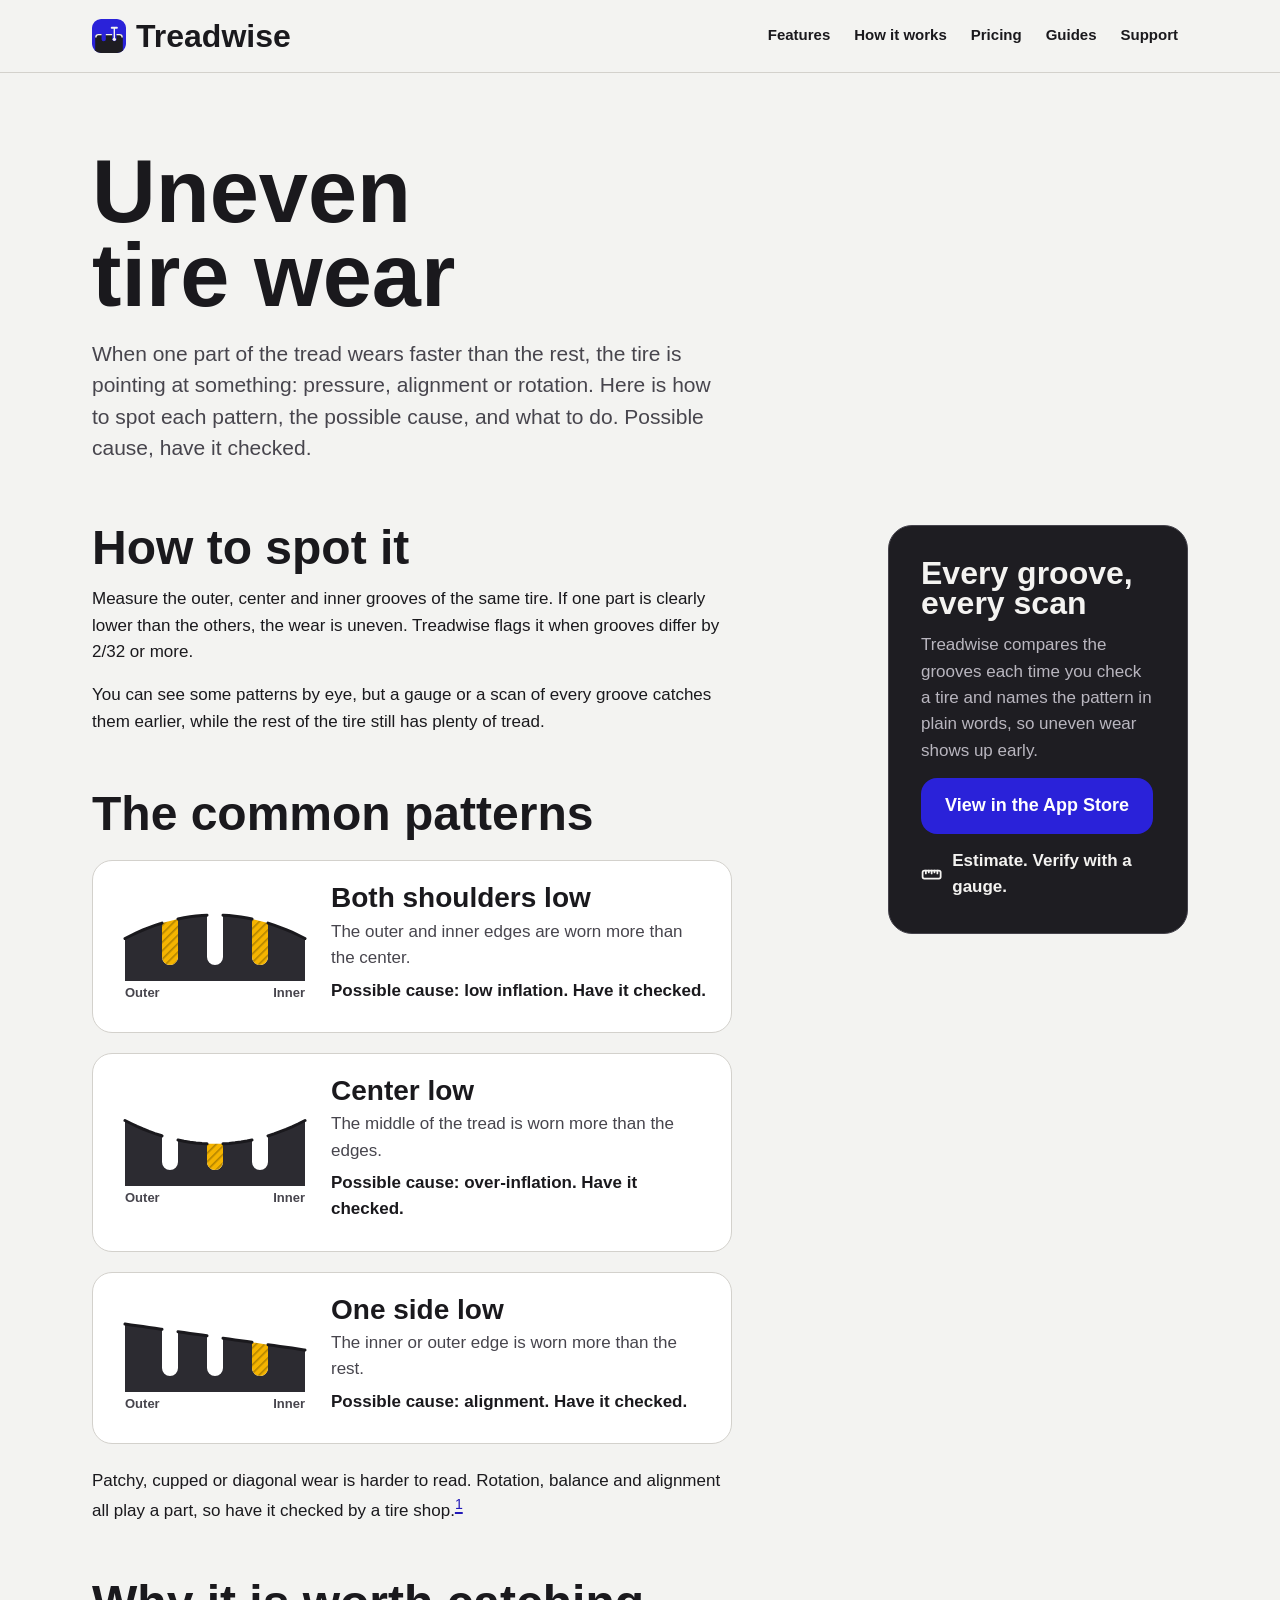
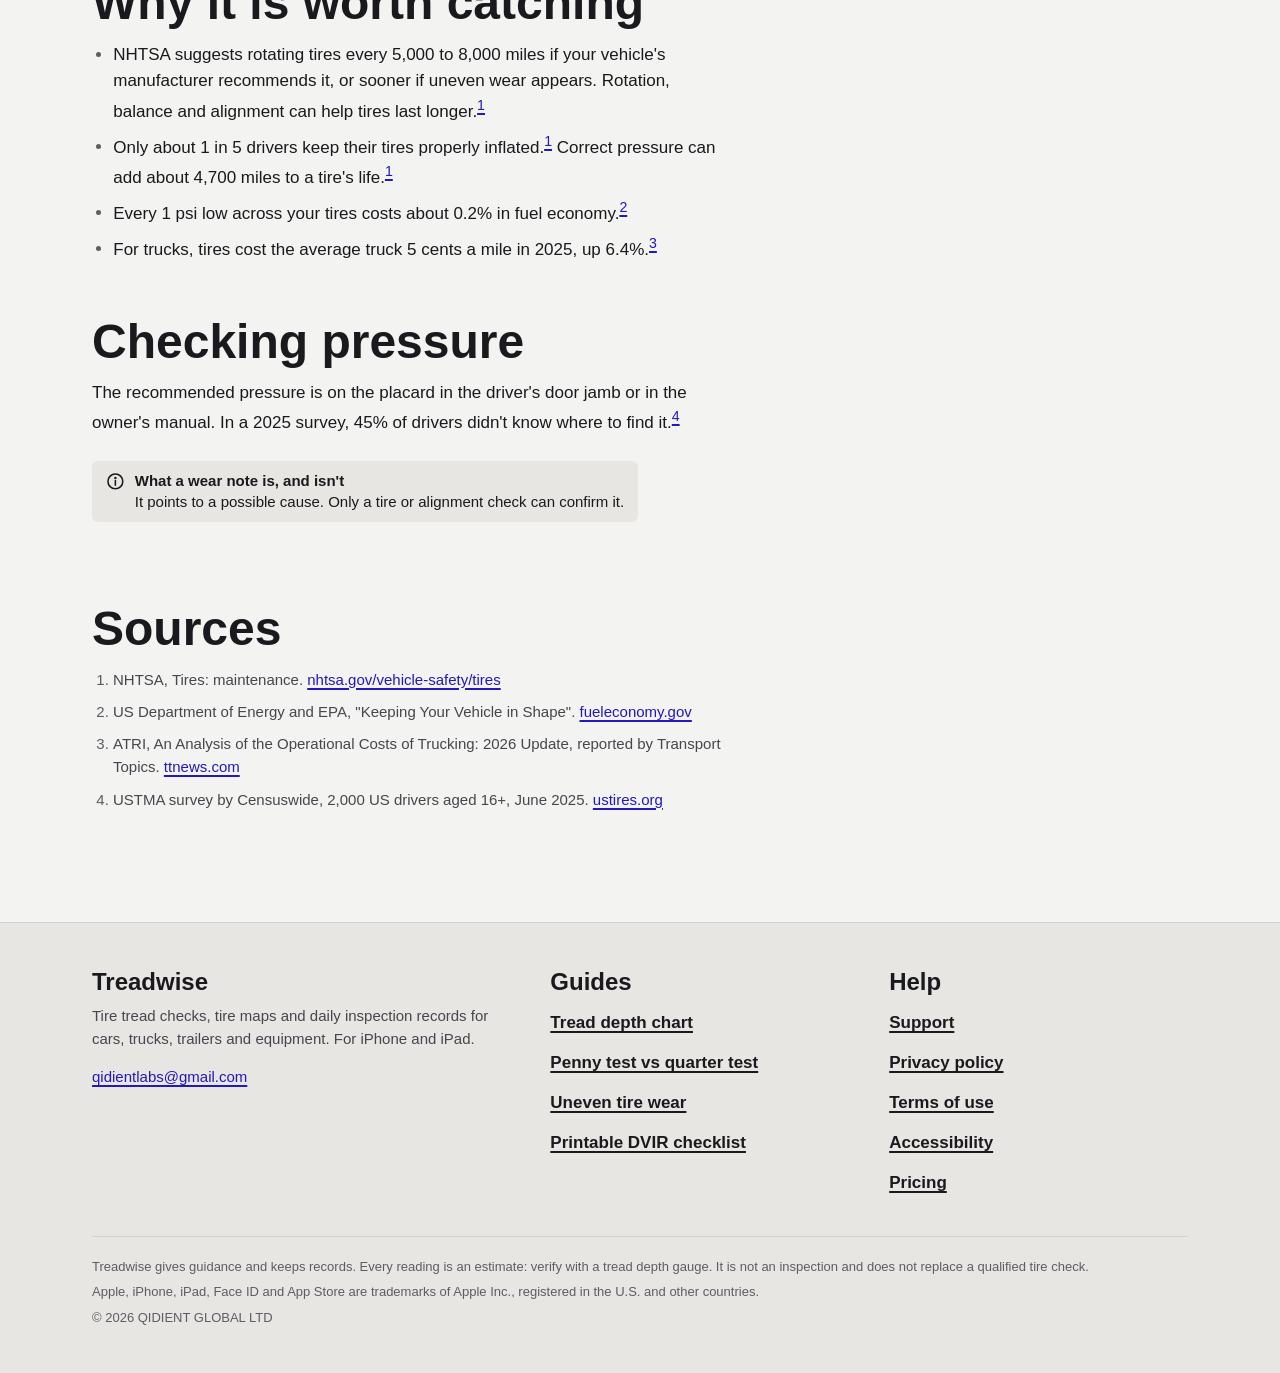
<file: uneven-tire-wear.html>
<!doctype html>
<html lang="en-US">
<head>
<title>Uneven tire wear patterns: possible causes and what to do</title>
<meta name="description" content="Shoulder wear, center wear and one-sided wear: how to spot each pattern by measuring every groove, the possible cause, and why to have it checked. With sources.">
<meta charset="utf-8">
<meta name="viewport" content="width=device-width, initial-scale=1">
<meta name="color-scheme" content="light dark">
<meta name="theme-color" content="#F3F3F1" media="(prefers-color-scheme: light)">
<meta name="theme-color" content="#111013" media="(prefers-color-scheme: dark)">
<meta name="format-detection" content="telephone=no">

<meta name="apple-itunes-app" content="app-id=6839294842">

<meta name="robots" content="noindex, nofollow">

<meta property="og:type" content="website">
<meta property="og:site_name" content="Treadwise">
<meta property="og:title" content="Uneven tire wear patterns: possible causes and what to do">
<meta property="og:description" content="Shoulder wear, center wear and one-sided wear: how to spot each pattern by measuring every groove, the possible cause, and why to have it checked. With sources.">

<link rel="canonical" href="https://jerryjrdev.github.io/tiretreadscanner/uneven-tire-wear.html">
<meta property="og:url" content="https://jerryjrdev.github.io/tiretreadscanner/uneven-tire-wear.html">
<meta property="og:image" content="https://jerryjrdev.github.io/tiretreadscanner/assets/app-icon-1024.png">

<link rel="icon" href="favicon.svg" type="image/svg+xml">
<link rel="apple-touch-icon" href="assets/app-icon-1024.png">
<link rel="stylesheet" href="style.css">
<script src="site.js" defer></script>
</head>
<body>
<a class="skip-link" href="#main">Skip to content</a>
<svg width="0" height="0" style="position:absolute" aria-hidden="true" focusable="false">
  <defs>
    <pattern id="p-watch" width="6" height="6" patternUnits="userSpaceOnUse" patternTransform="rotate(45)">
      <rect width="6" height="6" style="fill:var(--watch-fill)"/>
      <rect width="1.6" height="6" style="fill:var(--watch-on);opacity:.3"/>
    </pattern>
    <pattern id="p-replace" width="11" height="11" patternUnits="userSpaceOnUse" patternTransform="rotate(135)">
      <rect width="11" height="11" style="fill:var(--replace-fill)"/>
      <rect width="4.5" height="11" fill="#FFFFFF" opacity=".3"/>
    </pattern>
    <pattern id="p-watch-slab" width="6" height="6" patternUnits="userSpaceOnUse" patternTransform="rotate(45)">
      <rect width="6" height="6" fill="#FFBF2E"/>
      <rect width="1.6" height="6" fill="#1C1300" opacity=".3"/>
    </pattern>

    <symbol id="i-good" viewBox="0 0 24 24"><circle cx="12" cy="12" r="10.5" fill="currentColor"/><path d="M7.3 12.4l3.1 3.1 6.3-6.6" fill="none" stroke="var(--knock, #fff)" stroke-width="2.6" stroke-linecap="round" stroke-linejoin="round"/></symbol>
    <symbol id="i-watch" viewBox="0 0 24 24"><path d="M10.3 3.2a2 2 0 0 1 3.4 0l9 15.6a2 2 0 0 1-1.7 3H3a2 2 0 0 1-1.7-3z" fill="currentColor"/><path d="M12 8.6v5.6" stroke="var(--knock, #fff)" stroke-width="2.6" stroke-linecap="round"/><circle cx="12" cy="17.9" r="1.5" fill="var(--knock, #fff)"/></symbol>
    <symbol id="i-replace" viewBox="0 0 24 24"><path d="M8 1.5h8l6.5 6.5v8L16 22.5H8L1.5 16V8z" fill="currentColor"/><path d="M8.4 8.4l7.2 7.2M15.6 8.4l-7.2 7.2" stroke="var(--knock, #fff)" stroke-width="2.6" stroke-linecap="round"/></symbol>
    <symbol id="i-stale" viewBox="0 0 24 24"><circle cx="12" cy="12" r="9.5" fill="none" stroke="currentColor" stroke-width="2.2"/><path d="M12 6.8V12l3.6 2.2" fill="none" stroke="currentColor" stroke-width="2.2" stroke-linecap="round" stroke-linejoin="round"/></symbol>

    <symbol id="i-ruler" viewBox="0 0 24 24"><rect x="1.8" y="7.5" width="20.4" height="9" rx="2"/><path d="M5.5 7.5v3.2M8.8 7.5v2M12 7.5v3.2M15.2 7.5v2M18.5 7.5v3.2"/></symbol>
    <symbol id="i-info" viewBox="0 0 24 24"><circle cx="12" cy="12" r="9.5"/><path d="M12 11v6"/><circle cx="12" cy="7.6" r=".6" fill="currentColor"/></symbol>
    <symbol id="i-book" viewBox="0 0 24 24"><path d="M5 3.5h12.5a1.5 1.5 0 0 1 1.5 1.5v14.5H6.5A1.5 1.5 0 0 1 5 18z"/><path d="M5 18a1.5 1.5 0 0 1 1.5-1.5H19M9 7.5h6"/></symbol>
    <symbol id="i-depth" viewBox="0 0 24 24"><rect x="6" y="1.8" width="12" height="20.4" rx="2.6"/><circle cx="10" cy="5" r=".5" fill="currentColor"/><circle cx="12" cy="5" r=".5" fill="currentColor"/><circle cx="14" cy="5" r=".5" fill="currentColor"/><path d="M9 14.5q3 2.5 6 0M9 11.5q3 2.5 6 0" /></symbol>
    <symbol id="i-lidar" viewBox="0 0 24 24"><rect x="5" y="1.8" width="14" height="20.4" rx="2.6"/><rect x="7.5" y="4.3" width="8" height="8" rx="2"/><circle cx="10" cy="6.8" r="1.1"/><circle cx="10" cy="9.9" r="1.1"/><circle cx="13.2" cy="8.3" r=".6" fill="currentColor"/></symbol>
    <symbol id="i-coin" viewBox="0 0 24 24"><circle cx="12" cy="12" r="9.5"/><path d="M15 9.2a3.6 3.6 0 1 0 0 5.6M12.6 6.6v10.8"/></symbol>
    <symbol id="i-car" viewBox="0 0 24 24"><path d="M3 15.5v-3.2l2-5A2 2 0 0 1 6.9 6h10.2a2 2 0 0 1 1.9 1.3l2 5v3.2a1 1 0 0 1-1 1H4a1 1 0 0 1-1-1zM3.5 12h17"/><path d="M5.5 16.5v2M18.5 16.5v2"/></symbol>
    <symbol id="i-truck" viewBox="0 0 24 24"><path d="M1.8 5.5h11v10.5h-11zM12.8 9h4.6l3.8 3.8V16h-8.4"/><circle cx="6" cy="17.6" r="2"/><circle cx="17" cy="17.6" r="2"/></symbol>
    <symbol id="i-map" viewBox="0 0 24 24"><rect x="3" y="2.5" width="4.5" height="7" rx="1.2"/><rect x="16.5" y="2.5" width="4.5" height="7" rx="1.2"/><rect x="3" y="14.5" width="4.5" height="7" rx="1.2"/><rect x="16.5" y="14.5" width="4.5" height="7" rx="1.2"/><path d="M7.5 6h9M7.5 18h9M12 6v12"/></symbol>
    <symbol id="i-doc" viewBox="0 0 24 24"><path d="M6 2.5h8l4.5 4.5v13a1.5 1.5 0 0 1-1.5 1.5H6A1.5 1.5 0 0 1 4.5 20V4A1.5 1.5 0 0 1 6 2.5z"/><path d="M14 2.5V7h4.5M8 12h8M8 16h5"/></symbol>
    <symbol id="i-sign" viewBox="0 0 24 24"><path d="M3 14.5c2-4 3.5-7 5-7 2.2 0-1.8 9 1 9 1.8 0 2.5-3 4-3 1.2 0 1 2 2.5 2 1 0 2-1 3-2"/><path d="M3 20.5h18"/></symbol>
    <symbol id="i-leak" viewBox="0 0 24 24"><path d="M12 2.5s-6.5 7.2-6.5 11.8a6.5 6.5 0 0 0 13 0C18.5 9.7 12 2.5 12 2.5z"/><path d="M12 10v4.2"/><circle cx="12" cy="17.2" r=".6" fill="currentColor"/></symbol>
    <symbol id="i-seal" viewBox="0 0 24 24"><path d="M12 1.8l2.6 1.9 3.2-.1 1 3 2.6 1.9-1 3 1 3-2.6 1.9-1 3-3.2-.1L12 22.2l-2.6-1.9-3.2.1-1-3-2.6-1.9 1-3-1-3 2.6-1.9 1-3 3.2.1z"/><path d="M8.2 12.2l2.6 2.6 5-5.2"/></symbol>
    <symbol id="i-chart" viewBox="0 0 24 24"><path d="M3 3v18h18"/><path d="M6.5 8l4 2.5 3.5-1 5 6"/><path d="M6.5 17h14" stroke-dasharray="2 2"/></symbol>
    <symbol id="i-bell" viewBox="0 0 24 24"><path d="M6 16.5V11a6 6 0 0 1 12 0v5.5l1.5 2h-15zM10 21h4"/></symbol>
    <symbol id="i-camera" viewBox="0 0 24 24"><path d="M3 7.5h3.5L8.3 5h7.4l1.8 2.5H21a1 1 0 0 1 1 1V19a1 1 0 0 1-1 1H3a1 1 0 0 1-1-1V8.5a1 1 0 0 1 1-1z"/><circle cx="12" cy="13.2" r="3.8"/></symbol>
    <symbol id="i-cloud" viewBox="0 0 24 24"><path d="M7 19.5h10.5a4.5 4.5 0 0 0 .6-9 6 6 0 0 0-11.6 1.4A3.8 3.8 0 0 0 7 19.5z"/></symbol>
    <symbol id="i-lock" viewBox="0 0 24 24"><rect x="4.5" y="10.5" width="15" height="11" rx="2"/><path d="M8 10.5V7.5a4 4 0 0 1 8 0v3"/></symbol>
    <symbol id="i-noperson" viewBox="0 0 24 24"><circle cx="12" cy="8" r="4"/><path d="M4.5 21a7.5 7.5 0 0 1 15 0M3 3l18 18"/></symbol>
    <symbol id="i-trash" viewBox="0 0 24 24"><path d="M3.5 6h17M9 6V3.8h6V6M6 6l1 15h10l1-15M10 10.5v6.5M14 10.5v6.5"/></symbol>
    <symbol id="i-check" viewBox="0 0 24 24"><path d="M4.5 12.5l4.8 4.8L19.5 7"/></symbol>
    <symbol id="i-plus" viewBox="0 0 24 24"><path d="M12 4.5v15M4.5 12h15"/></symbol>
    <symbol id="i-print" viewBox="0 0 24 24"><path d="M6.5 9V2.5h11V9M6.5 17.5H4a1.5 1.5 0 0 1-1.5-1.5v-5.5A1.5 1.5 0 0 1 4 9h16a1.5 1.5 0 0 1 1.5 1.5V16a1.5 1.5 0 0 1-1.5 1.5h-2.5"/><path d="M6.5 14h11v7.5h-11z"/></symbol>
    <symbol id="i-chevron" viewBox="0 0 24 24"><path d="M9 4.5l7.5 7.5L9 19.5"/></symbol>
    <symbol id="i-sound" viewBox="0 0 24 24"><path d="M3 9.5h3.5L11 5.5v13l-4.5-4H3z"/><path d="M14.5 9a4 4 0 0 1 0 6M17.5 6.5a7.5 7.5 0 0 1 0 11"/></symbol>
    <symbol id="i-sun" viewBox="0 0 24 24"><circle cx="12" cy="12" r="4"/><path d="M12 2v2.5M12 19.5V22M2 12h2.5M19.5 12H22M4.9 4.9l1.8 1.8M17.3 17.3l1.8 1.8M4.9 19.1l1.8-1.8M17.3 6.7l1.8-1.8"/></symbol>
    <symbol id="i-mail" viewBox="0 0 24 24"><rect x="2.5" y="5" width="19" height="14" rx="2"/><path d="M3 6.5l9 6.5 9-6.5"/></symbol>
    <symbol id="i-tread" viewBox="0 0 34 14"><path d="M4 0h9L9 14H0zM16 0h9l-4 14h-9zM28 0h6v0L30 14h-6z" fill="currentColor" stroke="none"/></symbol>
  </defs>
</svg>
<header class="site-header">
  <div class="wrap">
    <a class="wordmark" href="index.html" aria-label="Treadwise home">
      <svg viewBox="0 0 64 64" aria-hidden="true" focusable="false">
        <rect width="64" height="64" rx="14" fill="#2A22D9"/>
        <path d="M6 64V34q0-6 6-6h6v10a4 4 0 0 0 8 0V28h12v10a4 4 0 0 0 8 0V28h6q6 0 6 6v30z" fill="#1E1D22"/>
        <g fill="none" stroke="#F4F3F1" stroke-width="2.6"><path d="M7.3 35v-1q0-4.7 4.7-4.7h6M26 29.3h12M46 29.3h6q4.7 0 4.7 4.7v1"/></g>
        <g stroke="#F4F3F1" stroke-linecap="round"><path d="M37 16.5h10" stroke-width="3.4"/><path d="M42 17v20" stroke-width="2.6"/></g>
        <circle cx="42" cy="38.2" r="3.1" fill="#F4F3F1"/>
      </svg>
      <span>Treadwise</span>
    </a>
    <nav class="site-nav" aria-label="Main">
      <ul>
        <li><a href="index.html#features">Features</a></li>
        <li><a href="index.html#how">How it works</a></li>
        <li><a href="index.html#pricing">Pricing</a></li>
        <li><a href="index.html#guides">Guides</a></li>
        <li><a href="support.html">Support</a></li>
      </ul>
    </nav>
  </div>
</header>
<main id="main">
  <div class="wrap">
    <header class="page-head">
      <h1>Uneven tire wear</h1>
      <p class="lede">When one part of the tread wears faster than the rest, the tire is pointing at something: pressure, alignment or rotation. Here is how to spot each pattern, the possible cause, and what to do. Possible cause, have it checked.</p>
    </header>
    <div class="article-grid">
      <article class="prose">
        <h2>How to spot it</h2>
        <p>Measure the outer, center and inner grooves of the same tire. If one part is clearly lower than the others, the wear is uneven. Treadwise flags it when grooves differ by 2/32 or more.</p>
        <p>You can see some patterns by eye, but a gauge or a scan of every groove catches them earlier, while the rest of the tire still has plenty of tread.</p>

        <h2>The common patterns</h2>
        <div class="pattern-list">
          <section class="pattern" aria-labelledby="pat-shoulder">
            <svg viewBox="0 0 200 104" role="img" aria-label="Tread cross-section: both shoulders worn lower than the center"><path d="M10 86V43.5L16 40.5L22 37.6L28 35.0L34 32.6L40 30.4L46 28.5L47 28.1V62a8 8 0 0 0 16 0V24.0L69 22.8L75 21.8L81 21.0L87 20.5L92 20.2V62a8 8 0 0 0 16 0V20.2L114 20.6L120 21.2L126 22.0L132 23.0L137 24.0V62a8 8 0 0 0 16 0V28.1L159 30.1L165 32.3L171 34.6L177 37.2L183 40.0L189 43.0L190 43.5V86Z" style="fill:var(--tread-body)"/><path d="M47 28.1V62a8 8 0 0 0 16 0V24.0Z" fill="url(#p-watch)"/><path d="M137 24.0V62a8 8 0 0 0 16 0V28.1Z" fill="url(#p-watch)"/><path d="M10 43.5L16 40.5L22 37.6L28 35.0L34 32.6L40 30.4L46 28.5L47 28.1M63 24.0L69 22.8L75 21.8L81 21.0L87 20.5L92 20.2M108 20.2L114 20.6L120 21.2L126 22.0L132 23.0L137 24.0M153 28.1L159 30.1L165 32.3L171 34.6L177 37.2L183 40.0L189 43.0L190 43.5" fill="none" style="stroke:var(--ink1)" stroke-width="3" stroke-linejoin="round" stroke-linecap="round"/><text class="svg-label" x="10" y="102" style="fill:var(--ink2)">Outer</text><text class="svg-label" x="190" y="102" text-anchor="end" style="fill:var(--ink2)">Inner</text></svg>
            <div>
              <h3 id="pat-shoulder">Both shoulders low</h3>
              <p>The outer and inner edges are worn more than the center.</p>
              <p class="cause">Possible cause: low inflation. Have it checked.</p>
            </div>
          </section>
          <section class="pattern" aria-labelledby="pat-center">
            <svg viewBox="0 0 200 104" role="img" aria-label="Tread cross-section: center worn lower than both shoulders"><path d="M10 86V20.5L16 23.5L22 26.4L28 29.0L34 31.4L40 33.6L46 35.5L47 35.9V62a8 8 0 0 0 16 0V40.0L69 41.2L75 42.2L81 43.0L87 43.5L92 43.8V62a8 8 0 0 0 16 0V43.8L114 43.4L120 42.8L126 42.0L132 41.0L137 40.0V62a8 8 0 0 0 16 0V35.9L159 33.9L165 31.7L171 29.4L177 26.8L183 24.0L189 21.0L190 20.5V86Z" style="fill:var(--tread-body)"/><path d="M92 43.8V62a8 8 0 0 0 16 0V43.8Z" fill="url(#p-watch)"/><path d="M10 20.5L16 23.5L22 26.4L28 29.0L34 31.4L40 33.6L46 35.5L47 35.9M63 40.0L69 41.2L75 42.2L81 43.0L87 43.5L92 43.8M108 43.8L114 43.4L120 42.8L126 42.0L132 41.0L137 40.0M153 35.9L159 33.9L165 31.7L171 29.4L177 26.8L183 24.0L189 21.0L190 20.5" fill="none" style="stroke:var(--ink1)" stroke-width="3" stroke-linejoin="round" stroke-linecap="round"/><text class="svg-label" x="10" y="102" style="fill:var(--ink2)">Outer</text><text class="svg-label" x="190" y="102" text-anchor="end" style="fill:var(--ink2)">Inner</text></svg>
            <div>
              <h3 id="pat-center">Center low</h3>
              <p>The middle of the tread is worn more than the edges.</p>
              <p class="cause">Possible cause: over-inflation. Have it checked.</p>
            </div>
          </section>
          <section class="pattern" aria-labelledby="pat-side">
            <svg viewBox="0 0 200 104" role="img" aria-label="Tread cross-section: inner side worn lower than the outer side"><path d="M10 86V18.0L16 18.9L22 19.7L28 20.6L34 21.5L40 22.3L46 23.2L47 23.3V62a8 8 0 0 0 16 0V25.7L69 26.5L75 27.4L81 28.3L87 29.1L92 29.8V62a8 8 0 0 0 16 0V32.2L114 33.0L120 33.9L126 34.8L132 35.6L137 36.3V62a8 8 0 0 0 16 0V38.7L159 39.5L165 40.4L171 41.3L177 42.1L183 43.0L189 43.9L190 44.0V86Z" style="fill:var(--tread-body)"/><path d="M137 36.3V62a8 8 0 0 0 16 0V38.7Z" fill="url(#p-watch)"/><path d="M10 18.0L16 18.9L22 19.7L28 20.6L34 21.5L40 22.3L46 23.2L47 23.3M63 25.7L69 26.5L75 27.4L81 28.3L87 29.1L92 29.8M108 32.2L114 33.0L120 33.9L126 34.8L132 35.6L137 36.3M153 38.7L159 39.5L165 40.4L171 41.3L177 42.1L183 43.0L189 43.9L190 44.0" fill="none" style="stroke:var(--ink1)" stroke-width="3" stroke-linejoin="round" stroke-linecap="round"/><text class="svg-label" x="10" y="102" style="fill:var(--ink2)">Outer</text><text class="svg-label" x="190" y="102" text-anchor="end" style="fill:var(--ink2)">Inner</text></svg>
            <div>
              <h3 id="pat-side">One side low</h3>
              <p>The inner or outer edge is worn more than the rest.</p>
              <p class="cause">Possible cause: alignment. Have it checked.</p>
            </div>
          </section>
        </div>
        <p>Patchy, cupped or diagonal wear is harder to read. Rotation, balance and alignment all play a part, so have it checked by a tire shop.<sup><a href="#src-nhtsa">1</a></sup></p>

        <h2>Why it is worth catching</h2>
        <ul>
          <li>NHTSA suggests rotating tires every 5,000 to 8,000 miles if your vehicle's manufacturer recommends it, or sooner if uneven wear appears. Rotation, balance and alignment can help tires last longer.<sup><a href="#src-nhtsa">1</a></sup></li>
          <li>Only about 1 in 5 drivers keep their tires properly inflated.<sup><a href="#src-nhtsa">1</a></sup> Correct pressure can add about 4,700 miles to a tire's life.<sup><a href="#src-nhtsa">1</a></sup></li>
          <li>Every 1 psi low across your tires costs about 0.2% in fuel economy.<sup><a href="#src-fe">2</a></sup></li>
          <li>For trucks, tires cost the average truck 5 cents a mile in 2025, up 6.4%.<sup><a href="#src-atri">3</a></sup></li>
        </ul>

        <h2>Checking pressure</h2>
        <p>The recommended pressure is on the placard in the driver's door jamb or in the owner's manual. In a 2025 survey, 45% of drivers didn't know where to find it.<sup><a href="#src-ustma">4</a></sup></p>

        <div class="callout guideline-badge" style="margin-top:8px"><svg class="icon" aria-hidden="true"><use href="#i-info"/></svg><span><b>What a wear note is, and isn't</b>It points to a possible cause. Only a tire or alignment check can confirm it.</span></div>

        <h2>Sources</h2>
        <ol class="sources">
          <li id="src-nhtsa">NHTSA, Tires: maintenance. <a href="https://www.nhtsa.gov/vehicle-safety/tires">nhtsa.gov/vehicle-safety/tires</a></li>
          <li id="src-fe">US Department of Energy and EPA, "Keeping Your Vehicle in Shape". <a href="https://www.fueleconomy.gov/feg/maintain.jsp">fueleconomy.gov</a></li>
          <li id="src-atri">ATRI, An Analysis of the Operational Costs of Trucking: 2026 Update, reported by Transport Topics. <a href="https://www.ttnews.com/articles/atri-truck-costs-2025">ttnews.com</a></li>
          <li id="src-ustma">USTMA survey by Censuswide, 2,000 US drivers aged 16+, June 2025. <a href="https://www.ustires.org/newsroom/ustma-kicks-national-tire-safety-week-june-30th-july-4th">ustires.org</a></li>
        </ol>
      </article>
      <aside class="aside">
        <div class="slab cta-card">
          <h2>Every groove, every scan</h2>
          <p>Treadwise compares the grooves each time you check a tire and names the pattern in plain words, so uneven wear shows up early.</p>
          <div class="actions">
<a class="btn btn-primary" href="https://apps.apple.com/app/id6839294842">View in the App Store</a>
</div>
          <p class="disclaimer" style="color:var(--on-rubber)"><svg class="icon" aria-hidden="true"><use href="#i-ruler"/></svg>Estimate. Verify with a gauge.</p>
        </div>
      </aside>
    </div>
  </div>
</main>
<footer class="site-footer">
  <div class="wrap">
    <div class="footer-grid">
      <div>
        <h2>Treadwise</h2>
        <p class="muted small">Tire tread checks, tire maps and daily inspection records for cars, trucks, trailers and equipment. For iPhone and iPad.</p>
        <p class="small"><a href="mailto:qidientlabs@gmail.com">qidientlabs@gmail.com</a></p>
      </div>
      <nav aria-label="Guides">
        <h2>Guides</h2>
        <ul>
          <li><a href="tread-depth-chart.html">Tread depth chart</a></li>
          <li><a href="penny-vs-quarter.html">Penny test vs quarter test</a></li>
          <li><a href="uneven-tire-wear.html">Uneven tire wear</a></li>
          <li><a href="dvir-checklist.html">Printable DVIR checklist</a></li>
        </ul>
      </nav>
      <nav aria-label="Help and legal">
        <h2>Help</h2>
        <ul>
          <li><a href="support.html">Support</a></li>
          <li><a href="privacy.html">Privacy policy</a></li>
          <li><a href="terms.html">Terms of use</a></li>
          <li><a href="accessibility.html">Accessibility</a></li>
          <li><a href="index.html#pricing">Pricing</a></li>
        </ul>
      </nav>
    </div>
    <div class="footer-legal legal">
      <p>Treadwise gives guidance and keeps records. Every reading is an estimate: verify with a tread depth gauge. It is not an inspection and does not replace a qualified tire check.</p>
      <p>Apple, iPhone, iPad, Face ID and App Store are trademarks of Apple Inc., registered in the U.S. and other countries.</p>
      <p>&copy; 2026 QIDIENT GLOBAL LTD</p>
    </div>
  </div>
</footer>
</body>
</html>
</file>
<file: style.css>
/*
  Marketing and legal site, direction "Rubber & Road" (docs/design/DIRECTION.md).
  Colour values are copied from docs/design/tokens.py (light, dark, Increase Contrast).
  Rules carried over from the app:
  - Marker blue (--accent) means "act here" only. Never a data colour.
  - Band colours are data: always icon + word, plus a pattern on swatches.
  - The rubber slab carries the one most important thing in a region.
  - Sentence case, no tracked caps (the SAVE badge is the single exception).
  System fonts only: nothing is loaded from third parties.
*/

/* ---------- Tokens ---------- */
:root {
  color-scheme: light dark;

  --canvas: #F3F3F1;
  --surface: #FFFFFF;
  --sunken: #E7E6E3;
  --hairline: #D3D1CC;
  --border: #7A7780;
  --ink1: #1A191D;
  --ink2: #47454D;
  --ink3: #5F5C66;

  --rubber: #1E1D22;
  --rubber-raised: #2C2B31;
  --tread-body: #2C2B31;
  --rubber-edge: #45434C;
  --on-rubber: #F4F3F1;
  --on-rubber2: #B9B6BF;

  --chalk: #F4F3F1;
  --on-chalk: #1A191D;
  --on-chalk2: #55525B;

  --accent: #2A22D9;
  --accent-pressed: #1E18AE;
  --on-accent: #FFFFFF;
  --accent-soft: #E6E5FB;
  --accent-ink: #2219B8;
  --accent-on-rubber: #A49DFF;

  --danger: #B3201A;

  --good-fill: #2E9E6F;   --good-stroke: #145C3E;   --good-on: #06140C; --good-ink: #18734D;   --good-soft: #E1F2EA;
  --watch-fill: #F5B400;  --watch-stroke: #7D5400;  --watch-on: #1A1300; --watch-ink: #855A00;  --watch-soft: #FCF0D2;
  --replace-fill: #B81414; --replace-stroke: #6E0B0B; --replace-on: #FFFFFF; --replace-ink: #A81212; --replace-soft: #FBE5E2;
  --stale-fill: #E7E6E3;  --stale-stroke: #67646D;  --stale-on: #47454D; --stale-ink: #5F5C66;  --stale-soft: #ECEBE8;

  /* Rubber-slab content always resolves the dark text tokens (as in the app). */
  --slab-watch-ink: #FFC94D;
  --slab-watch-soft: #2E2410;
  --slab-watch-stroke: #FFDD8F;

  --font-text: -apple-system, BlinkMacSystemFont, "Segoe UI", Roboto, "Helvetica Neue", Arial, sans-serif;
  --font-display: -apple-system, BlinkMacSystemFont, "Bahnschrift", "Roboto Condensed", "sans-serif-condensed", "Arial Narrow", "Helvetica Neue", sans-serif;
  --wdth-compressed: "wdth" 30;
  --wdth-condensed: "wdth" 70;

  --fs-hero: clamp(3.25rem, 1.9rem + 6vw, 7.25rem);
  --fs-h2: clamp(2.5rem, 1.7rem + 3.3vw, 4.5rem);
  --fs-h3: clamp(1.625rem, 1.35rem + 0.9vw, 2rem);
  --fs-body: 1.0625rem;
  --fs-small: 0.9375rem;
  --fs-legal: 0.8125rem;

  --gutter: 20px;
  --wrap: 1160px;
  --measure: 40rem;

  --r-band: 8px;
  --r-badge: 6px;
  --r-well: 12px;
  --r-chalk: 14px;
  --r-control: 16px;
  --r-card: 20px;
  --r-slab: 24px;

  --ease-settle: cubic-bezier(0.22, 1, 0.36, 1);
}

@media (min-width: 720px) {
  :root { --gutter: 32px; }
}

@media (prefers-color-scheme: dark) {
  :root {
    --canvas: #111013;
    --surface: #1B1A1E;
    --sunken: #26252A;
    --hairline: #36343B;
    --border: #7E7B85;
    --ink1: #F4F3F1;
    --ink2: #BCB9C2;
    --ink3: #A3A0AA;

    --rubber: #050506;
    --rubber-raised: #1F1E23;
    --tread-body: #3B3A42;
    --rubber-edge: #34323A;

    --chalk: #E9E7E2;
    --on-chalk2: #4E4B54;

    --accent: #A49DFF;
    --accent-pressed: #8C84F5;
    --on-accent: #100C3D;
    --accent-soft: #272456;
    --accent-ink: #B7B2FF;

    --danger: #FF7A6E;

    --good-fill: #3AAE7C;   --good-stroke: #9BE6C4;   --good-ink: #5ED3A0;   --good-soft: #10291F;
    --watch-fill: #FFBF2E;  --watch-stroke: #FFDD8F;  --watch-on: #1C1300;   --watch-ink: #FFC94D;  --watch-soft: #2E2410;
    --replace-fill: #D51F0B; --replace-stroke: #FFB0A8; --replace-ink: #FF8579; --replace-soft: #381614;
    --stale-fill: #26252A;  --stale-stroke: #8E8B95;  --stale-on: #BCB9C2;   --stale-ink: #A3A0AA;  --stale-soft: #232227;
  }
}

@media (prefers-contrast: more) {
  :root {
    --hairline: #A9A6AE;
    --border: #55525B;
    --ink1: #000000;
    --ink2: #2E2C33;
    --ink3: #3F3D45;
    --accent: #1E17B0;
    --accent-ink: #18108F;
    --good-ink: #0F5A3B;
    --watch-ink: #664400;
    --replace-ink: #8A0E0E;
  }
}
@media (prefers-contrast: more) and (prefers-color-scheme: dark) {
  :root {
    --hairline: #5A5761;
    --border: #A3A0AA;
    --ink1: #FFFFFF;
    --ink2: #DAD8DE;
    --ink3: #C8C5CE;
    --accent: #BEB9FF;
    --accent-ink: #CFCBFF;
    --good-ink: #8DE3BE;
    --watch-ink: #FFDB8A;
    --replace-ink: #FFA79F;
  }
}

/* ---------- Base ---------- */
*, *::before, *::after { box-sizing: border-box; }

html {
  -webkit-text-size-adjust: 100%;
  text-size-adjust: 100%;
  scroll-padding-top: 24px;
}

body {
  margin: 0;
  background: var(--canvas);
  color: var(--ink1);
  font-family: var(--font-text);
  font-size: var(--fs-body);
  line-height: 1.55;
  -webkit-font-smoothing: antialiased;
  overflow-x: hidden;
}

img, svg { display: block; max-width: 100%; }
svg { overflow: visible; }

a { color: var(--accent-ink); text-underline-offset: 0.18em; text-decoration-thickness: 1.5px; }
a:hover { text-decoration-thickness: 2.5px; }

:focus-visible {
  outline: 3px solid var(--accent);
  outline-offset: 3px;
  border-radius: 4px;
}

p { margin: 0 0 1em; }
ul, ol { margin: 0 0 1em; padding-left: 1.25em; }
li + li { margin-top: 0.35em; }

h1, h2, h3, .display {
  font-family: var(--font-display);
  font-weight: 900;
  font-stretch: condensed;
  font-variation-settings: var(--wdth-compressed);
  line-height: 0.95;
  letter-spacing: 0;
  margin: 0;
  text-wrap: balance;
}
h1 { font-size: var(--fs-hero); }
h2 { font-size: var(--fs-h2); }
h3 { font-size: var(--fs-h3); font-weight: 800; line-height: 1.05; }

.wrap {
  width: 100%;
  max-width: var(--wrap);
  margin-inline: auto;
  padding-inline: var(--gutter);
}

.visually-hidden {
  position: absolute !important;
  width: 1px; height: 1px;
  margin: -1px; padding: 0; border: 0;
  overflow: hidden; clip: rect(0 0 0 0); white-space: nowrap;
}

.skip-link {
  position: absolute;
  left: 12px; top: -80px;
  z-index: 100;
  padding: 12px 16px;
  border-radius: var(--r-control);
  background: var(--accent);
  color: var(--on-accent);
  font-weight: 700;
  text-decoration: none;
}
.skip-link:focus { top: 12px; }

.lede { font-size: clamp(1.125rem, 1rem + 0.5vw, 1.3125rem); color: var(--ink2); line-height: 1.5; max-width: 36rem; }
.muted { color: var(--ink2); }
.small { font-size: var(--fs-small); }
.legal { font-size: var(--fs-legal); color: var(--ink3); line-height: 1.5; }
.num { font-variant-numeric: tabular-nums; }

.icon { width: 1.25em; height: 1.25em; flex: none; fill: none; stroke: currentColor; stroke-width: 2; stroke-linecap: round; stroke-linejoin: round; }
.icon-fill { fill: currentColor; stroke: none; }

/* ---------- Header ---------- */
.site-header { border-bottom: 1px solid var(--hairline); background: var(--canvas); }
.site-header .wrap {
  display: flex;
  flex-wrap: wrap;
  align-items: center;
  justify-content: space-between;
  gap: 8px 24px;
  padding-block: 14px;
}
.wordmark {
  display: inline-flex;
  align-items: center;
  gap: 10px;
  color: var(--ink1);
  text-decoration: none;
  min-height: 44px;
}
.wordmark svg { width: 34px; height: 34px; border-radius: 9px; overflow: hidden; }
.wordmark span {
  font-family: var(--font-display);
  font-weight: 900;
  font-stretch: condensed;
  font-variation-settings: var(--wdth-compressed);
  font-size: 2rem;
  line-height: 1;
}
.site-nav ul { list-style: none; margin: 0; padding: 0; display: flex; flex-wrap: wrap; gap: 0 4px; }
.site-nav li + li { margin-top: 0; }
.site-nav a {
  display: inline-flex;
  align-items: center;
  min-height: 44px;
  padding: 0 10px;
  color: var(--ink1);
  font-weight: 600;
  font-size: var(--fs-small);
  text-decoration: none;
  border-bottom: 3px solid transparent;
}
.site-nav a:hover { border-bottom-color: var(--hairline); }
.site-nav a[aria-current="page"] { border-bottom-color: var(--accent); }

/* ---------- Buttons and store badge ---------- */
.actions { display: flex; flex-wrap: wrap; align-items: center; gap: 12px 16px; }

.btn {
  display: inline-flex;
  align-items: center;
  justify-content: center;
  gap: 10px;
  min-height: 56px;
  padding: 0 24px;
  border-radius: var(--r-control);
  font: 700 1.125rem/1.1 var(--font-text);
  text-decoration: none;
  cursor: pointer;
  transition: background-color 180ms ease-out, color 180ms ease-out;
  touch-action: manipulation;
}
.btn-primary { background: var(--accent); color: var(--on-accent); border: 0; }
.btn-primary:hover { background: var(--accent-pressed); }
.btn-secondary { background: transparent; color: var(--ink1); border: 2px solid var(--ink1); }
.btn-secondary:hover { background: var(--sunken); }
.btn-on-rubber { background: var(--accent-on-rubber); color: #100C3D; border: 0; overflow-wrap: anywhere; }
.btn-on-rubber:hover { background: #BEB9FF; }

/* Placeholder until the official badge artwork from Apple is dropped into assets/. */
.store-badge {
  display: inline-flex;
  flex-direction: column;
  justify-content: center;
  min-height: 56px;
  min-width: 180px;
  padding: 6px 20px;
  border-radius: 12px;
  background: var(--rubber);
  color: var(--on-rubber);
  border: 1px solid var(--rubber-edge);
  text-decoration: none;
  line-height: 1.15;
}
.store-badge small { font-size: 0.75rem; color: var(--on-rubber2); }
.store-badge strong { font-size: 1.25rem; font-weight: 700; }
.store-badge img { height: 56px; width: auto; }
.store-badge.has-art { background: none; border: 0; padding: 0; min-width: 0; }
.store-note { font-size: var(--fs-small); color: var(--ink2); margin: 10px 0 0; }

/* ---------- Shared app vocabulary ---------- */
.slab {
  background: var(--rubber);
  color: var(--on-rubber);
  border: 1px solid var(--rubber-edge);
  border-radius: var(--r-slab);
  padding: clamp(20px, 3vw, 32px);
}
.slab .muted, .slab .legal { color: var(--on-rubber2); }

.card {
  background: var(--surface);
  border: 1px solid var(--hairline);
  border-radius: var(--r-card);
  padding: clamp(20px, 3vw, 28px);
}

.chalk {
  display: inline-block;
  background: var(--chalk);
  color: var(--on-chalk);
  border: 1.5px solid var(--on-chalk);
  border-radius: var(--r-chalk);
  padding: 12px 16px;
  transform: rotate(-2deg);
}

.method-badge {
  display: inline-flex;
  align-items: center;
  gap: 8px;
  min-height: 34px;
  padding: 4px 14px;
  border: 1.5px solid currentColor;
  border-radius: 999px;
  font-weight: 600;
  font-size: var(--fs-small);
}
.slab .method-badge { border-color: var(--on-rubber2); }

.guideline-badge {
  display: inline-flex;
  align-items: flex-start;
  gap: 10px;
  padding: 10px 14px;
  border-radius: var(--r-badge);
  background: var(--sunken);
  color: var(--ink1);
  font-size: var(--fs-small);
  line-height: 1.35;
}
.guideline-badge b { display: block; }
.guideline-badge .icon { margin-top: 1px; }

.disclaimer {
  display: inline-flex;
  align-items: center;
  gap: 10px;
  font-weight: 600;
  margin: 0;
}

/* Reading glyph: compressed numerator, small condensed unit, then the tolerance. */
.reading { display: inline-flex; align-items: baseline; gap: 0.06em; line-height: 0.85; font-variant-numeric: tabular-nums; }
.reading .n {
  font-family: var(--font-display);
  font-weight: 900;
  font-stretch: condensed;
  font-variation-settings: var(--wdth-compressed);
}
.reading .u {
  font-family: var(--font-display);
  font-weight: 600;
  font-stretch: condensed;
  font-variation-settings: var(--wdth-condensed);
  font-size: 0.38em;
  color: var(--ink2);
  margin-left: 0.08em;
}
.reading .t {
  font-family: var(--font-display);
  font-weight: 700;
  font-variation-settings: var(--wdth-condensed);
  font-size: 0.3em;
  color: var(--ink2);
  margin-left: 0.3em;
}
.slab .reading .u, .slab .reading .t { color: var(--on-rubber2); }

/* Band chips: tint + patterned swatch + icon + word. */
.chip {
  display: inline-flex;
  align-items: center;
  gap: 8px;
  min-height: 36px;
  padding: 4px 12px 4px 6px;
  border-radius: var(--r-band);
  border: 1.5px solid transparent;
  font-weight: 600;
  font-size: var(--fs-small);
  line-height: 1.2;
  white-space: nowrap;
}
.chip .icon { width: 1.15em; height: 1.15em; }
.swatch {
  display: inline-block;
  width: 22px; height: 22px;
  border-radius: 5px;
  flex: none;
  border: 1.5px solid;
}
.good .swatch, .swatch.good { background: var(--good-fill); border-color: var(--good-stroke); }
.watch .swatch, .swatch.watch {
  background-color: var(--watch-fill);
  background-image: repeating-linear-gradient(45deg, rgba(26,19,0,0.3) 0 1.6px, transparent 1.6px 6px);
  border-color: var(--watch-stroke);
}
.replace .swatch, .swatch.replace {
  background-color: var(--replace-fill);
  background-image: repeating-linear-gradient(135deg, rgba(255,255,255,0.3) 0 4.5px, transparent 4.5px 11px);
  border-color: var(--replace-stroke);
}
.stale .swatch, .swatch.stale { background: var(--stale-fill); border: 2px dashed var(--stale-stroke); }

.chip.good { background: var(--good-soft); color: var(--good-ink); border-color: color-mix(in srgb, var(--good-stroke) 35%, transparent); }
.chip.watch { background: var(--watch-soft); color: var(--watch-ink); border-color: color-mix(in srgb, var(--watch-stroke) 35%, transparent); }
.chip.replace { background: var(--replace-soft); color: var(--replace-ink); border-color: color-mix(in srgb, var(--replace-stroke) 35%, transparent); }
.chip.stale { background: var(--stale-soft); color: var(--stale-ink); border-color: color-mix(in srgb, var(--stale-stroke) 35%, transparent); }
.chip b { color: var(--ink1); font-weight: 600; }
.chip.good { --knock: var(--good-soft); }
.chip.watch { --knock: var(--watch-soft); }
.chip.replace { --knock: var(--replace-soft); }
.slab .chip.watch { --knock: var(--slab-watch-soft); }

/* SVG text inside drawings (tire maps, profiles). */
.svg-num { font-family: var(--font-display); font-weight: 900; font-variation-settings: var(--wdth-compressed); font-size: 24px; font-variant-numeric: tabular-nums; }
.svg-code { font-family: var(--font-display); font-weight: 800; font-variation-settings: var(--wdth-compressed); font-size: 15px; }
.svg-label { font-family: var(--font-text); font-weight: 600; font-size: 13px; }
.svg-tag { font-family: var(--font-display); font-weight: 800; font-variation-settings: var(--wdth-compressed); font-size: 22px; }

.verdict { display: grid; gap: 10px; justify-items: start; }
.verdict-source { display: inline-flex; gap: 8px; align-items: center; margin: 0; color: var(--on-rubber2); font-size: var(--fs-small); font-weight: 600; }
.slab .chip.watch { background: var(--slab-watch-soft); color: var(--slab-watch-ink); border-color: color-mix(in srgb, var(--slab-watch-stroke) 45%, transparent); }

/* ---------- Sections ---------- */
.section { padding-block: clamp(56px, 8vw, 112px); }
.section + .section { border-top: 1px solid var(--hairline); }
.section-head { max-width: 46rem; margin-bottom: clamp(28px, 4vw, 48px); }
.section-head h2 { margin-bottom: 18px; }
.section-head p { color: var(--ink2); font-size: 1.1875rem; margin: 0; }

/* ---------- Hero ---------- */
.hero { padding-block: clamp(36px, 5vw, 72px) clamp(48px, 6vw, 80px); }
figure { margin: 0; }
.hero-grid { display: grid; gap: clamp(36px, 5vw, 64px); align-items: center; }
@media (min-width: 980px) {
  .hero-grid { grid-template-columns: minmax(0, 1fr) minmax(0, 1.02fr); }
}
.hero h1 { margin-bottom: 24px; }
.hero .lede { margin-bottom: 20px; }
.hero .disclaimer { margin-bottom: 32px; }
.hero-meta { margin: 18px 0 0; color: var(--ink2); font-size: var(--fs-small); }

.result { display: grid; gap: 20px; }
.result-top { display: flex; flex-wrap: wrap; gap: 10px 16px; align-items: center; justify-content: space-between; }
.result-where { display: flex; align-items: center; gap: 14px; }
.plate {
  display: inline-grid;
  place-items: center;
  min-width: 56px; height: 56px;
  padding: 0 10px;
  border-radius: 12px;
  background: var(--rubber-raised);
  border: 1px solid var(--rubber-edge);
  font-family: var(--font-display);
  font-weight: 900;
  font-variation-settings: var(--wdth-compressed);
  font-size: 2.125rem;
  line-height: 1;
}
.result-where b { display: block; font-size: 1.0625rem; }
.result-where div span { display: block; color: var(--on-rubber2); font-size: var(--fs-small); }
.result-readout { display: flex; flex-wrap: wrap; align-items: flex-end; justify-content: space-between; gap: 12px 24px; }
.result-readout .reading { font-size: clamp(5rem, 3.6rem + 5vw, 7.5rem); }
.result-readout .label { color: var(--on-rubber2); font-weight: 600; margin: 0 0 8px; }
.result-readout .mm { color: var(--on-rubber2); margin: 10px 0 0; }
.profile { width: 100%; height: auto; }
.groove-cols {
  display: grid;
  grid-template-columns: repeat(3, 1fr);
  gap: 8px;
  text-align: center;
  margin: -4px 0 0;
  padding: 0;
  list-style: none;
}
.groove-cols li { margin: 0; }
.groove-cols .pos { display: block; color: var(--on-rubber2); font-size: var(--fs-small); font-weight: 600; margin-bottom: 4px; }
.groove-cols .reading { font-size: 2.5rem; }
.groove-cols .low .n { color: var(--slab-watch-ink); }
.result .disclaimer { padding-top: 16px; border-top: 1px solid var(--rubber-edge); }

/* Pins drop into the grooves once, on load. */
@media (prefers-reduced-motion: no-preference) {
  .pin { animation: pin-drop 900ms var(--ease-settle) both; }
  .pin:nth-of-type(2) { animation-delay: 90ms; }
  .pin:nth-of-type(3) { animation-delay: 180ms; }
  .groove-fill { animation: fill-in 500ms ease-out 700ms both; }
}
@keyframes pin-drop { from { transform: translateY(-46px); opacity: 0; } 40% { opacity: 1; } to { transform: none; opacity: 1; } }
@keyframes fill-in { from { opacity: 0; } to { opacity: 1; } }

/* ---------- Facts ---------- */
.facts-grid { display: grid; gap: 40px; }
@media (min-width: 900px) { .facts-grid { grid-template-columns: 1fr 1fr; gap: 64px; } }
.facts-grid h3 { margin-bottom: 8px; }
.facts-grid h3 + p { color: var(--ink2); margin-bottom: 20px; }
.stat-list { list-style: none; margin: 0; padding: 0; border-top: 2px solid var(--ink1); }
.stat-list li { margin: 0; padding: 20px 0; border-bottom: 1px solid var(--hairline); display: grid; grid-template-columns: minmax(6.5rem, auto) 1fr; gap: 4px 20px; align-items: baseline; }
.stat-figure {
  font-family: var(--font-display);
  font-weight: 900;
  font-variation-settings: var(--wdth-compressed);
  font-size: clamp(3rem, 2.4rem + 2vw, 4.25rem);
  line-height: 0.9;
  font-variant-numeric: tabular-nums;
  white-space: nowrap;
}
.stat-figure small { font-size: 0.42em; font-weight: 700; color: var(--ink2); margin-inline: 0.14em; font-variation-settings: var(--wdth-condensed); }
.stat-text p { margin: 0 0 6px; font-weight: 600; }
.source { font-size: var(--fs-legal); color: var(--ink3); margin: 0; }
.source a { color: var(--ink2); }

.turn {
  margin-top: clamp(40px, 6vw, 72px);
  display: grid;
  gap: 16px;
  max-width: 52rem;
}
.turn p.display { font-size: clamp(2rem, 1.5rem + 2.2vw, 3.25rem); line-height: 1; margin: 0; color: var(--ink1); }
.turn p { color: var(--ink2); font-size: 1.1875rem; margin: 0; }

/* ---------- Two paths ---------- */
.paths { display: grid; gap: 24px; }
@media (min-width: 960px) { .paths { grid-template-columns: 1fr 1.25fr; align-items: start; } }
.path h3 { display: flex; align-items: center; gap: 12px; margin-bottom: 6px; }
.path h3 .icon { width: 30px; height: 30px; }
.path > p { color: var(--ink2); margin-bottom: 20px; }
.feature-list { list-style: none; padding: 0; margin: 20px 0 0; display: grid; gap: 0; }
.feature-list li { margin: 0; display: grid; grid-template-columns: 44px 1fr; gap: 14px; padding: 14px 0; border-top: 1px solid var(--hairline); }
.feature-list .well {
  width: 44px; height: 44px;
  border-radius: var(--r-well);
  background: var(--sunken);
  display: grid; place-items: center;
}
.feature-list b { display: block; }
.feature-list span { color: var(--ink2); font-size: var(--fs-small); }
.leak-line { font-weight: 600; }

.map-figure { margin: 4px 0 0; }
.map-figure svg { width: 100%; height: auto; }
.legend { display: flex; flex-wrap: wrap; gap: 8px; margin-top: 14px; padding: 0; list-style: none; }
.legend li { margin: 0; }

/* ---------- How scanning works ---------- */
.methods { display: grid; gap: 16px; }
@media (min-width: 760px) { .methods { grid-template-columns: repeat(2, 1fr); } }
@media (min-width: 1080px) { .methods { grid-template-columns: repeat(4, 1fr); } }
.method h3 { font-size: 1.75rem; margin: 14px 0 6px; }
.method .where { font-weight: 600; margin: 0 0 8px; }
.method p { color: var(--ink2); font-size: var(--fs-small); margin: 0; }
.method .well { width: 48px; height: 48px; border-radius: var(--r-well); background: var(--sunken); display: grid; place-items: center; }
.method .well .icon { width: 26px; height: 26px; }

.steps-wrap { display: grid; gap: 32px; margin-top: clamp(40px, 6vw, 64px); }
@media (min-width: 960px) { .steps-wrap { grid-template-columns: 1.2fr 1fr; align-items: start; gap: 56px; } }
.steps { list-style: none; margin: 0; padding: 0; counter-reset: step; }
.steps li { counter-increment: step; display: grid; grid-template-columns: 56px 1fr; gap: 16px; padding: 18px 0; border-top: 1px solid var(--hairline); margin: 0; }
.steps li::before {
  content: counter(step);
  font-family: var(--font-display);
  font-weight: 900;
  font-variation-settings: var(--wdth-compressed);
  font-size: 3rem;
  line-height: 0.9;
}
.steps b { display: block; font-size: 1.125rem; }
.steps span { color: var(--ink2); }

.note {
  border-radius: var(--r-card);
  background: var(--surface);
  border: 1px solid var(--hairline);
  padding: 24px;
}
.note h3 { font-size: 1.75rem; display: flex; gap: 10px; align-items: center; margin-bottom: 10px; }
.note h3 .icon { color: var(--accent-ink); width: 26px; height: 26px; }
.note p:last-child { margin-bottom: 0; }
.cue-row { margin: 18px 0 4px; }
.cue { font-weight: 700; display: inline-flex; gap: 10px; align-items: center; }
.cue .icon { width: 22px; height: 22px; }

/* ---------- Pricing ---------- */
.pricing-grid { display: grid; gap: 24px; align-items: start; }
@media (min-width: 960px) { .pricing-grid { grid-template-columns: 1fr 1fr; gap: 40px; } }
.pricing-head h2 { color: var(--on-rubber); margin-bottom: 14px; }
.pro-mark { display: inline-flex; gap: 10px; align-items: center; color: var(--accent-on-rubber); font-weight: 700; margin-bottom: 14px; }
.pro-mark svg { width: 22px; height: 14px; }
.included { list-style: none; padding: 0; margin: 20px 0 0; display: grid; gap: 10px; }
.included li { margin: 0; display: grid; grid-template-columns: 24px 1fr; gap: 10px; color: var(--on-rubber); }
.included .icon { color: var(--accent-on-rubber); margin-top: 3px; }
.groove-line { margin-top: 24px; width: 100%; height: 20px; color: var(--on-rubber2); }

.plans { display: grid; gap: 16px; }
.plan {
  display: grid;
  grid-template-columns: 1fr auto;
  gap: 8px 16px;
  align-items: center;
  background: var(--surface);
  border: 1.5px solid var(--hairline);
  border-radius: var(--r-card);
  padding: 22px 24px;
  min-height: 112px;
}
.plan-name { font-weight: 700; font-size: 1.375rem; display: flex; flex-wrap: wrap; align-items: center; gap: 10px; }
.plan-sub { color: var(--ink2); font-size: var(--fs-small); margin: 4px 0 0; }
.plan-price { text-align: right; }
.plan-price .amount {
  display: block;
  font-family: var(--font-display);
  font-weight: 900;
  font-variation-settings: var(--wdth-compressed);
  font-size: clamp(2.75rem, 2.2rem + 1.6vw, 3.5rem);
  line-height: 0.95;
  font-variant-numeric: tabular-nums;
}
.plan-price .per { color: var(--ink2); font-size: var(--fs-small); font-weight: 600; }
.save-badge {
  display: inline-block;
  padding: 3px 8px;
  border-radius: var(--r-badge);
  background: var(--rubber);
  color: var(--on-rubber);
  font-family: var(--font-display);
  font-weight: 800;
  font-variation-settings: var(--wdth-condensed);
  font-size: 0.875rem;
  letter-spacing: 0.02em;
  text-transform: uppercase;
  line-height: 1.3;
}
.price-terms { margin: 4px 0 0; }
.price-terms p { margin: 0 0 8px; }
.price-terms .lead { font-weight: 600; color: var(--ink1); font-size: 1rem; }

/* ---------- Privacy strip and guides ---------- */
.privacy-strip { display: grid; gap: 24px; }
@media (min-width: 900px) { .privacy-strip { grid-template-columns: 1.1fr 1fr; align-items: center; gap: 56px; } }
.privacy-points { list-style: none; margin: 0; padding: 0; display: grid; gap: 0; }
.privacy-points li { margin: 0; display: grid; grid-template-columns: 28px 1fr; gap: 12px; padding: 14px 0; border-top: 1px solid var(--hairline); font-weight: 600; }
.privacy-points .icon { color: var(--accent-ink); margin-top: 2px; }

.guides { display: grid; gap: 16px; list-style: none; padding: 0; margin: 0; }
@media (min-width: 720px) { .guides { grid-template-columns: repeat(2, 1fr); } }
.guides li { margin: 0; }
.guide-link {
  display: grid;
  grid-template-columns: 1fr auto;
  gap: 4px 16px;
  height: 100%;
  padding: 22px 24px;
  border-radius: var(--r-card);
  border: 1px solid var(--hairline);
  background: var(--surface);
  color: var(--ink1);
  text-decoration: none;
}
.guide-link:hover { border-color: var(--ink1); }
.guide-link b {
  font-family: var(--font-display);
  font-weight: 800;
  font-variation-settings: var(--wdth-compressed);
  font-size: 1.875rem;
  line-height: 1;
}
.guide-link span { grid-column: 1; color: var(--ink2); font-size: var(--fs-small); }
.guide-link svg { grid-row: 1 / span 2; grid-column: 2; align-self: center; width: 22px; height: 22px; color: var(--accent-ink); }

/* ---------- Footer ---------- */
.site-footer { border-top: 1px solid var(--hairline); background: var(--sunken); padding-block: 48px 40px; margin-top: 0; }
.footer-grid { display: grid; gap: 28px; }
@media (min-width: 860px) { .footer-grid { grid-template-columns: 1.4fr 1fr 1fr; gap: 40px; } }
.footer-grid h2 { font-size: 1.5rem; margin-bottom: 10px; }
.footer-grid ul { list-style: none; margin: 0; padding: 0; }
.footer-grid li { margin: 0; }
.footer-grid li a { display: inline-flex; align-items: center; min-height: 40px; color: var(--ink1); font-weight: 600; }
.footer-legal { margin-top: 32px; padding-top: 20px; border-top: 1px solid var(--hairline); }
.footer-legal p { margin: 0 0 6px; }

/* ---------- Articles (guides and legal pages) ---------- */
.page-head { padding-block: clamp(40px, 6vw, 80px) clamp(24px, 4vw, 40px); }
.page-head h1 { font-size: clamp(3rem, 2rem + 4.4vw, 5.75rem); margin-bottom: 20px; max-width: 14ch; }
.page-head .lede { max-width: 40rem; }
.page-head .updated { color: var(--ink3); font-size: var(--fs-small); margin: 16px 0 0; }

.article-grid { display: grid; grid-template-columns: minmax(0, 1fr); gap: 40px; padding-bottom: clamp(56px, 8vw, 96px); }
@media (min-width: 1040px) { .article-grid { grid-template-columns: minmax(0, 1fr) 300px; gap: 64px; align-items: start; } }
.aside { display: grid; gap: 16px; }
@media (min-width: 1040px) { .aside { position: sticky; top: 24px; } }

.prose { max-width: var(--measure); }
.prose h2 { font-size: clamp(2.125rem, 1.7rem + 1.8vw, 3rem); margin: 56px 0 16px; }
.prose h2:first-child { margin-top: 0; }
.prose h3 { font-size: 1.75rem; margin: 32px 0 10px; }
.prose li::marker { color: var(--ink3); }
.prose .figure { margin: 28px 0; }
.prose figcaption { color: var(--ink2); font-size: var(--fs-small); margin-top: 10px; }
.prose .callout { margin: 28px 0; }

.table-wrap { overflow-x: auto; margin: 24px 0; border: 1px solid var(--hairline); border-radius: var(--r-well); background: var(--surface); }
table { border-collapse: collapse; width: 100%; font-size: var(--fs-small); }
caption { text-align: left; padding: 14px 16px 6px; font-weight: 700; color: var(--ink1); }
th, td { padding: 10px 16px; text-align: left; border-bottom: 1px solid var(--hairline); vertical-align: top; }
thead th { color: var(--ink2); font-weight: 600; border-bottom: 2px solid var(--ink1); white-space: nowrap; }
tbody tr:last-child th, tbody tr:last-child td { border-bottom: 0; }
td.num, th.num { text-align: right; font-variant-numeric: tabular-nums; }
tbody th { font-weight: 700; }
tr.key { background: var(--sunken); }
.chart-table td:last-child { min-width: 16rem; }

.sources { font-size: var(--fs-small); color: var(--ink2); padding-left: 1.4em; }
.sources li + li { margin-top: 0.6em; }

.cta-card { display: grid; gap: 14px; }
.cta-card h2 { font-size: 2rem; color: var(--on-rubber); }
.cta-card p { margin: 0; color: var(--on-rubber2); }

/* Converter */
.converter { display: grid; gap: 18px; }
.converter-row { display: grid; gap: 12px; grid-template-columns: 1fr; }
@media (min-width: 560px) { .converter-row { grid-template-columns: 1fr 1fr; } }
.field { display: grid; gap: 6px; align-content: start; }
.field label { font-weight: 600; }
.field input, .field select {
  min-height: 52px;
  border-radius: var(--r-well);
  border: 1.5px solid var(--border);
  background: var(--surface);
  color: var(--ink1);
  font: 600 1.25rem/1.2 var(--font-text);
  padding: 0 14px;
  width: 100%;
}
.field input { font-variant-numeric: tabular-nums; }
.field .hint { color: var(--ink3); font-size: var(--fs-legal); }
.converter-out { display: grid; gap: 12px; grid-template-columns: repeat(3, minmax(0, 1fr)); margin: 0; }
.converter-out div { background: var(--sunken); border-radius: var(--r-well); padding: 12px 12px; min-width: 0; }
.converter-out dt { color: var(--ink2); font-size: var(--fs-legal); font-weight: 600; }
.converter-out dd { margin: 2px 0 0; font-family: var(--font-display); font-weight: 900; font-variation-settings: var(--wdth-compressed); font-size: clamp(1.375rem, 1rem + 2vw, 2rem); white-space: nowrap; line-height: 1; font-variant-numeric: tabular-nums; }
.converter-bands { list-style: none; margin: 0; padding: 0; display: grid; gap: 8px; }
.converter-bands li { margin: 0; display: flex; flex-wrap: wrap; justify-content: space-between; align-items: center; gap: 6px 12px; padding: 8px 0; border-top: 1px solid var(--hairline); }
.converter-bands li > span:first-child { font-weight: 600; }
.converter .error { color: var(--danger); font-weight: 600; margin: 0; }

/* Depth zones (tread-depth-chart) */
.zones { display: grid; gap: 14px; margin: 20px 0 14px; }
.zone-row { display: grid; gap: 6px; }
@media (min-width: 560px) { .zone-row { grid-template-columns: 11rem 1fr; align-items: center; gap: 16px; } }
.zone-label { font-weight: 600; font-size: var(--fs-small); }
.zone-bar { display: flex; height: 34px; border-radius: var(--r-band); overflow: hidden; border: 1.5px solid var(--border); }
.seg { flex: 0 0 var(--w); }
.seg + .seg { border-left: 2px solid var(--surface); }
.seg.good { background: var(--good-fill); }
.seg.watch { background-color: var(--watch-fill); background-image: repeating-linear-gradient(45deg, rgba(26,19,0,0.3) 0 1.6px, transparent 1.6px 6px); }
.seg.replace { background-color: var(--replace-fill); background-image: repeating-linear-gradient(135deg, rgba(255,255,255,0.3) 0 4.5px, transparent 4.5px 11px); }
.zone-axis { position: relative; height: 22px; border-top: 2px solid var(--ink1); }
.zone-axis span { position: absolute; left: var(--x); top: 2px; transform: translateX(-50%); font-family: var(--font-display); font-weight: 800; font-variation-settings: var(--wdth-compressed); font-size: 1.0625rem; font-variant-numeric: tabular-nums; }
.zone-axis span::before { content: ""; position: absolute; left: 50%; top: -8px; height: 6px; border-left: 2px solid var(--ink1); }
.zone-axis span:first-child { transform: none; }
.zone-axis span:first-child::before { left: 0; }
.zone-axis span:last-child { transform: translateX(-100%); }
.zone-axis span:last-child::before { left: auto; right: 0; }
@media (max-width: 559px) { .zone-axis-row .zone-label { display: none; } }

/* Coin and wear diagrams */
.diagram-pair { display: grid; gap: 16px; }
@media (min-width: 640px) { .diagram-pair { grid-template-columns: 1fr 1fr; } }
.diagram { background: var(--surface); border: 1px solid var(--hairline); border-radius: var(--r-card); padding: 18px; margin: 0; }
.diagram svg { width: 100%; height: auto; }
.diagram figcaption { margin-top: 10px; color: var(--ink1); font-size: var(--fs-small); }
.diagram figcaption b { display: block; font-size: 1rem; }

.pattern-list { display: grid; gap: 20px; margin: 24px 0; }
.pattern { display: grid; gap: 16px; background: var(--surface); border: 1px solid var(--hairline); border-radius: var(--r-card); padding: 22px; }
@media (min-width: 640px) { .pattern { grid-template-columns: 200px 1fr; align-items: center; } }
.pattern h3 { margin: 0 0 6px; }
.pattern p { margin: 0 0 6px; color: var(--ink2); }
.pattern .cause { color: var(--ink1); font-weight: 600; }

/* ---------- FAQ ---------- */
.faq { border-top: 2px solid var(--ink1); }
.faq-group + .faq-group { margin-top: 48px; }
.faq-group > h2 { font-size: clamp(2rem, 1.6rem + 1.6vw, 2.75rem); margin-bottom: 16px; }
.faq details { border-bottom: 1px solid var(--hairline); }
.faq summary {
  list-style: none;
  cursor: pointer;
  display: grid;
  grid-template-columns: 1fr 28px;
  align-items: center;
  gap: 16px;
  min-height: 64px;
  padding: 14px 0;
  font-weight: 700;
  font-size: 1.125rem;
}
.faq summary::-webkit-details-marker { display: none; }
.faq summary svg { width: 24px; height: 24px; transition: transform 180ms ease-out; color: var(--accent-ink); }
.faq details[open] summary svg { transform: rotate(45deg); }
.faq .answer { padding: 0 0 20px; max-width: var(--measure); color: var(--ink2); }
.faq .answer p:last-child { margin-bottom: 0; }

/* ---------- Printable DVIR sheet ---------- */
.sheet-tools { display: flex; flex-wrap: wrap; gap: 12px; align-items: center; margin: 8px 0 24px; }
.sheet {
  background: #FFFFFF;
  color: #1A191D;
  border: 1px solid var(--hairline);
  border-radius: 6px;
  padding: clamp(18px, 3vw, 40px);
  max-width: 880px;
  font-size: 14px;
  line-height: 1.35;
}
.sheet h2 { font-size: 34px; color: #1A191D; margin: 0 0 4px; }
.sheet h3 { font-family: var(--font-text); font-size: 13px; font-weight: 700; margin: 18px 0 6px; font-variation-settings: normal; }
.sheet .sub { color: #47454D; margin: 0 0 14px; font-size: 12.5px; }
.sheet-fields { display: grid; grid-template-columns: repeat(2, 1fr); gap: 0 18px; }
@media (min-width: 640px) { .sheet-fields { grid-template-columns: repeat(4, 1fr); } }
.blank { display: grid; gap: 0; padding-top: 8px; }
.blank span { font-size: 11px; color: #47454D; }
.blank i { display: block; height: 22px; border-bottom: 1.5px solid #1A191D; }
.blank.wide { grid-column: span 2; }
.boxes { display: flex; flex-wrap: wrap; gap: 6px 18px; padding-top: 12px; font-size: 13px; }
.box { display: inline-flex; align-items: center; gap: 6px; }
.box::before { content: ""; width: 14px; height: 14px; border: 1.5px solid #1A191D; border-radius: 2px; display: inline-block; }
.sheet table { font-size: 12.5px; border: 1.5px solid #1A191D; }
.sheet th, .sheet td { padding: 6px 8px; border: 1px solid #A9A6AE; color: #1A191D; }
.sheet thead th { border-bottom: 1.5px solid #1A191D; color: #1A191D; background: #F3F3F1; }
.sheet td.mark { width: 52px; text-align: center; }
.sheet td.mark::before { content: ""; width: 14px; height: 14px; border: 1.5px solid #1A191D; border-radius: 2px; display: inline-block; vertical-align: middle; }
.sheet td.notes { width: 38%; }
.tire-grid { display: grid; grid-template-columns: repeat(5, 1fr); gap: 6px; }
@media (min-width: 640px) { .tire-grid { grid-template-columns: repeat(10, 1fr); } }
.tire-cell { border: 1.5px solid #1A191D; border-radius: 5px; padding: 4px 6px 6px; text-align: center; }
.tire-cell b { display: block; font-family: var(--font-display); font-weight: 900; font-variation-settings: var(--wdth-compressed); font-size: 18px; line-height: 1.1; }
.tire-cell span { display: block; font-size: 11px; color: #47454D; border-top: 1px solid #A9A6AE; margin-top: 10px; padding-top: 2px; }
.sign-grid { display: grid; gap: 12px 18px; grid-template-columns: 1fr; }
@media (min-width: 640px) { .sign-grid { grid-template-columns: repeat(3, 1fr); } }
.sign-block { border: 1.5px solid #1A191D; border-radius: 5px; padding: 8px 10px 10px; }
.sign-block b { font-size: 12.5px; }
.sheet-foot { margin-top: 14px; font-size: 11px; color: #47454D; display: flex; flex-wrap: wrap; justify-content: space-between; gap: 6px 18px; }

/* ---------- Motion preference ---------- */
@media (prefers-reduced-motion: reduce) {
  *, *::before, *::after { animation: none !important; transition-duration: 1ms !important; scroll-behavior: auto !important; }
}

/* ---------- Print ---------- */
@media print {
  @page { size: letter; margin: 0.45in; }
  :root { color-scheme: light; }
  body { background: #FFFFFF; color: #000000; font-size: 11pt; }
  .site-header, .site-footer, .skip-link, .no-print, .aside, .page-head .lede, .sheet-tools { display: none !important; }
  .page-head { padding: 0; }
  .wrap { padding: 0; max-width: none; }
  a { color: #000000; text-decoration: none; }
  .print-only-sheet .page-head, .print-only-sheet .prose > :not(.sheet) { display: none !important; }
  .print-only-sheet .article-grid { display: block; padding: 0; }
  .print-only-sheet .prose { max-width: none; }
  .sheet { border: 0; padding: 0; max-width: none; border-radius: 0; font-size: 10.5px; }
  .sheet h2 { font-size: 24px; }
  .sheet .sub { margin-bottom: 6px; }
  .sheet table { font-size: 10px; }
  .sheet th, .sheet td { padding: 5px 6px; }
  .sheet td.mark::before { width: 11px; height: 11px; }
  .sheet-fields { grid-template-columns: repeat(4, 1fr); }
  .blank { padding-top: 4px; }
  .blank i { height: 17px; }
  .blank span { font-size: 9.5px; }
  .boxes { padding-top: 6px; font-size: 11px; }
  .box::before { width: 11px; height: 11px; }
  .tire-grid { grid-template-columns: repeat(10, 1fr); gap: 4px; }
  .tire-cell { padding: 2px 4px 3px; }
  .tire-cell b { font-size: 14px; }
  .tire-cell span { margin-top: 6px; font-size: 9.5px; }
  .sign-grid { grid-template-columns: repeat(3, 1fr); gap: 10px; }
  .sign-block { padding: 6px 8px 6px; }
  .sheet h3 { margin: 8px 0 3px; font-size: 11px; }
  .sheet-foot { margin-top: 8px; font-size: 9.5px; }
  .sheet table, .tire-grid, .sign-grid { break-inside: avoid; }
}
</file>
